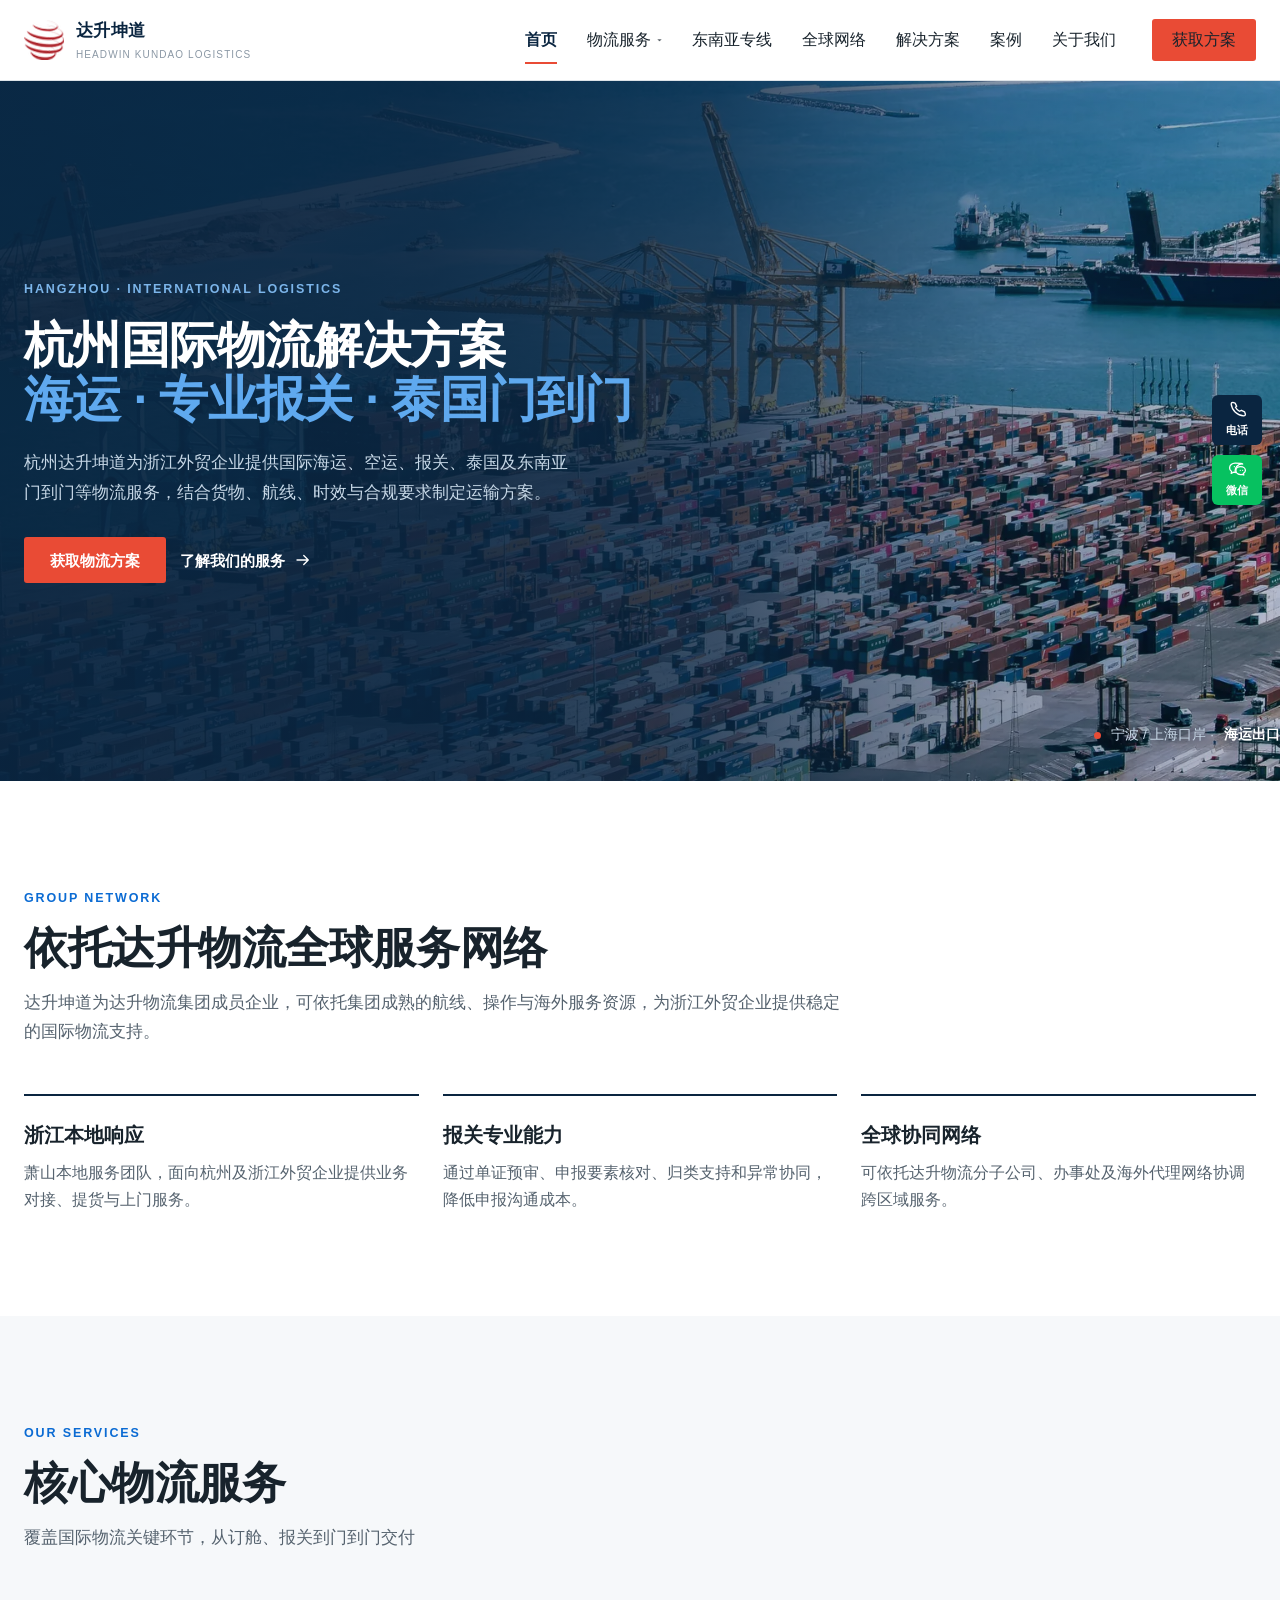
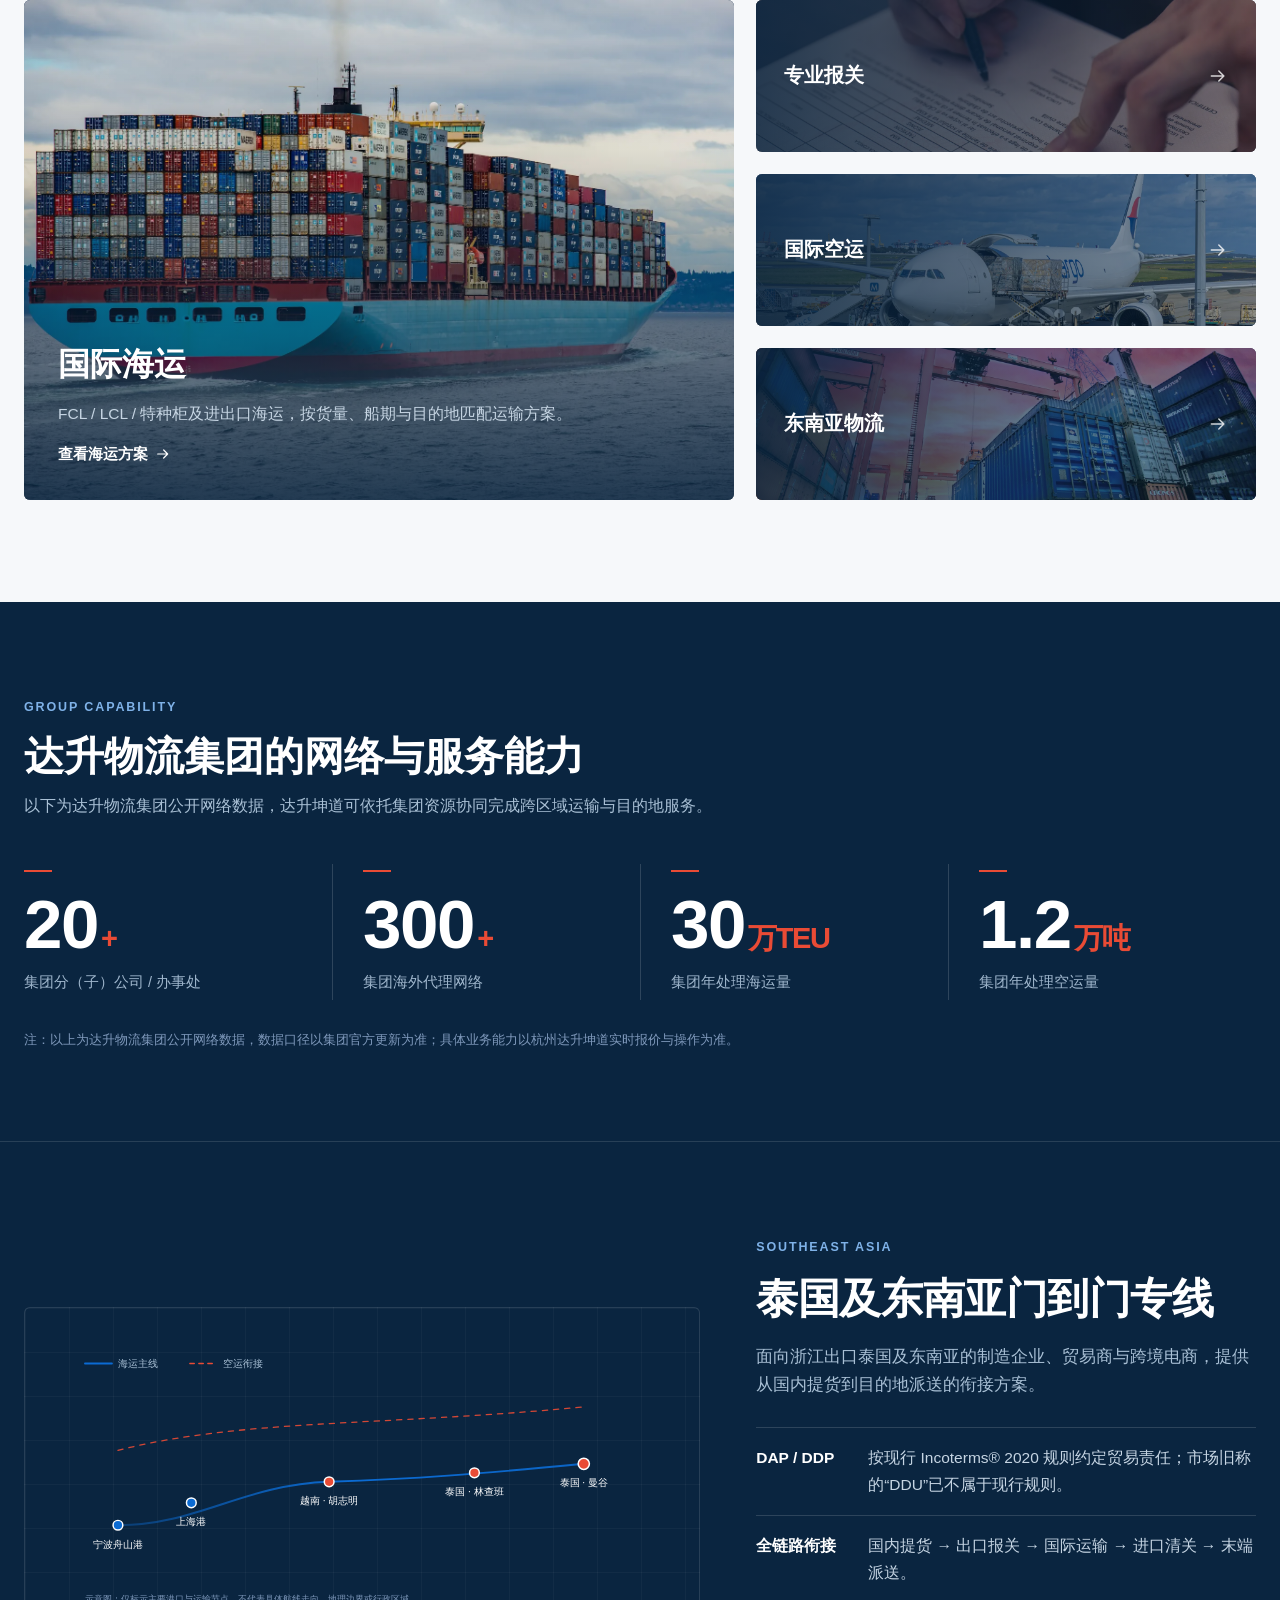
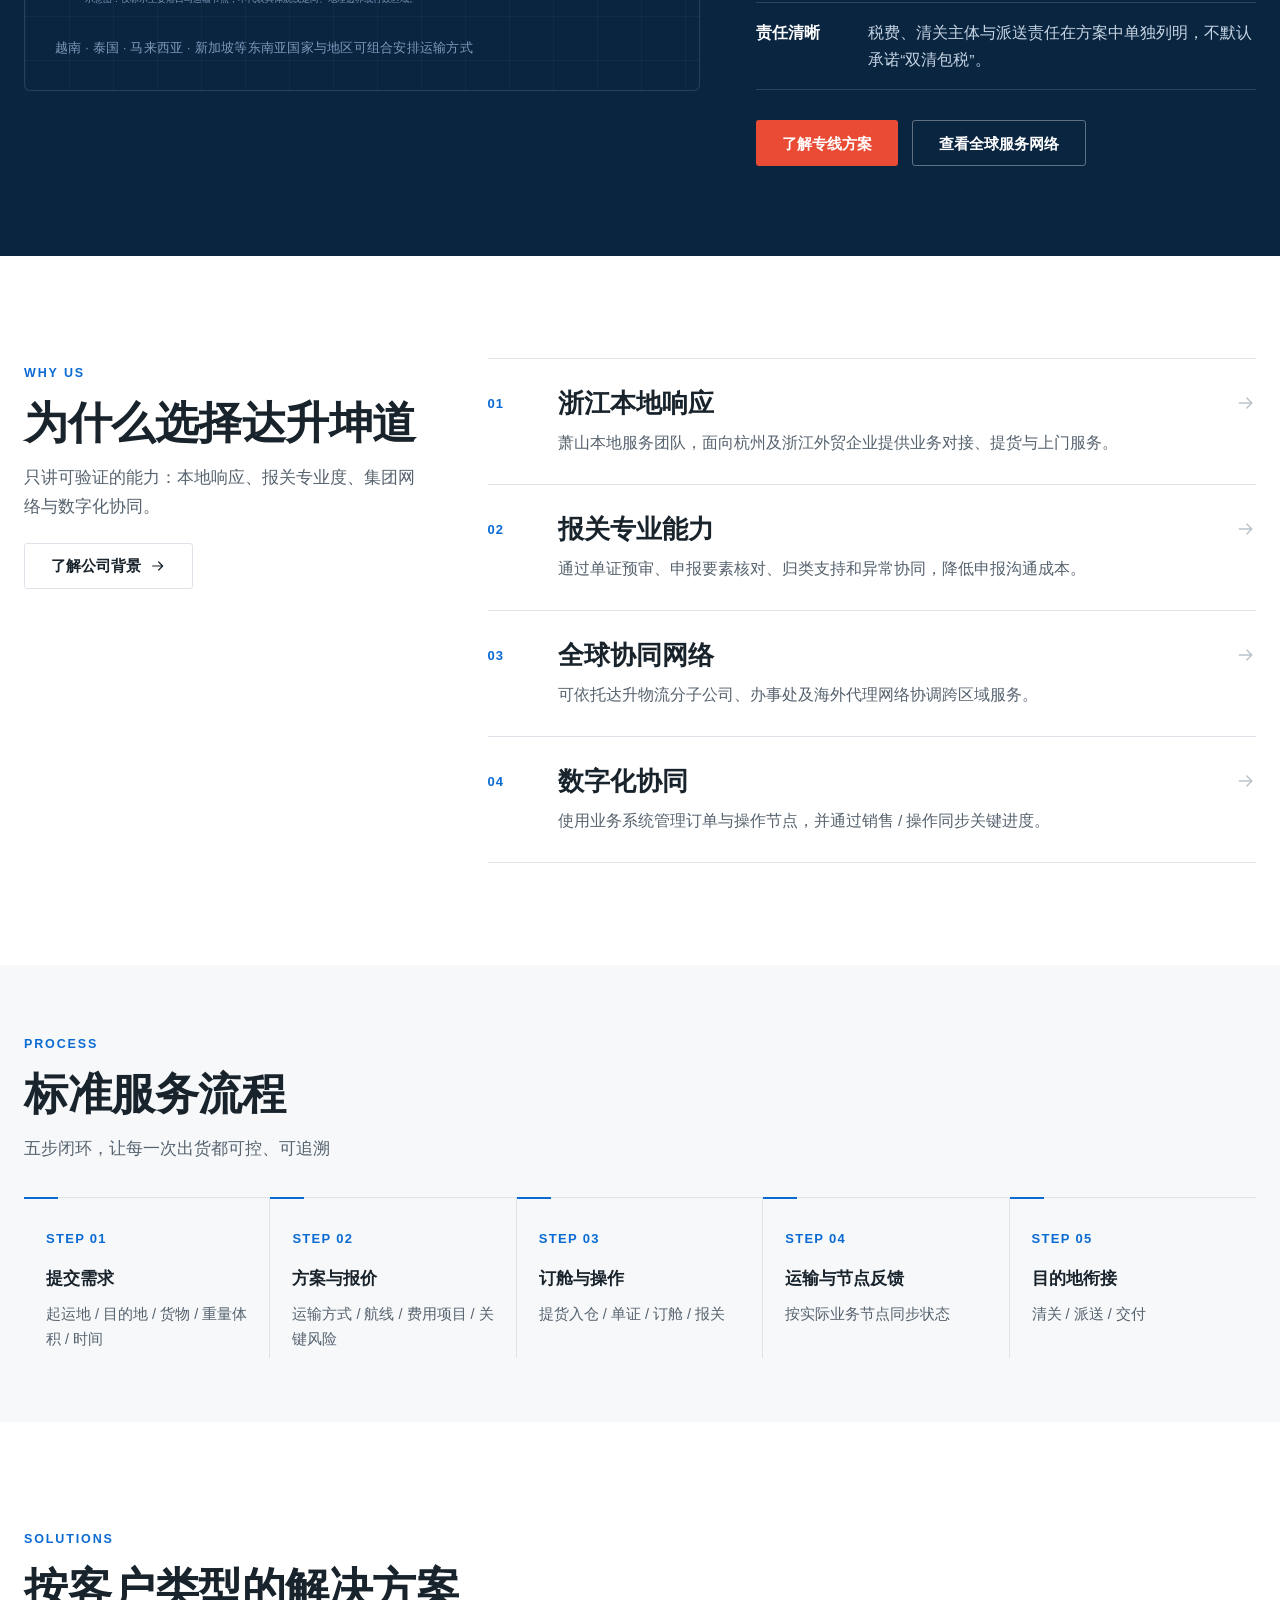
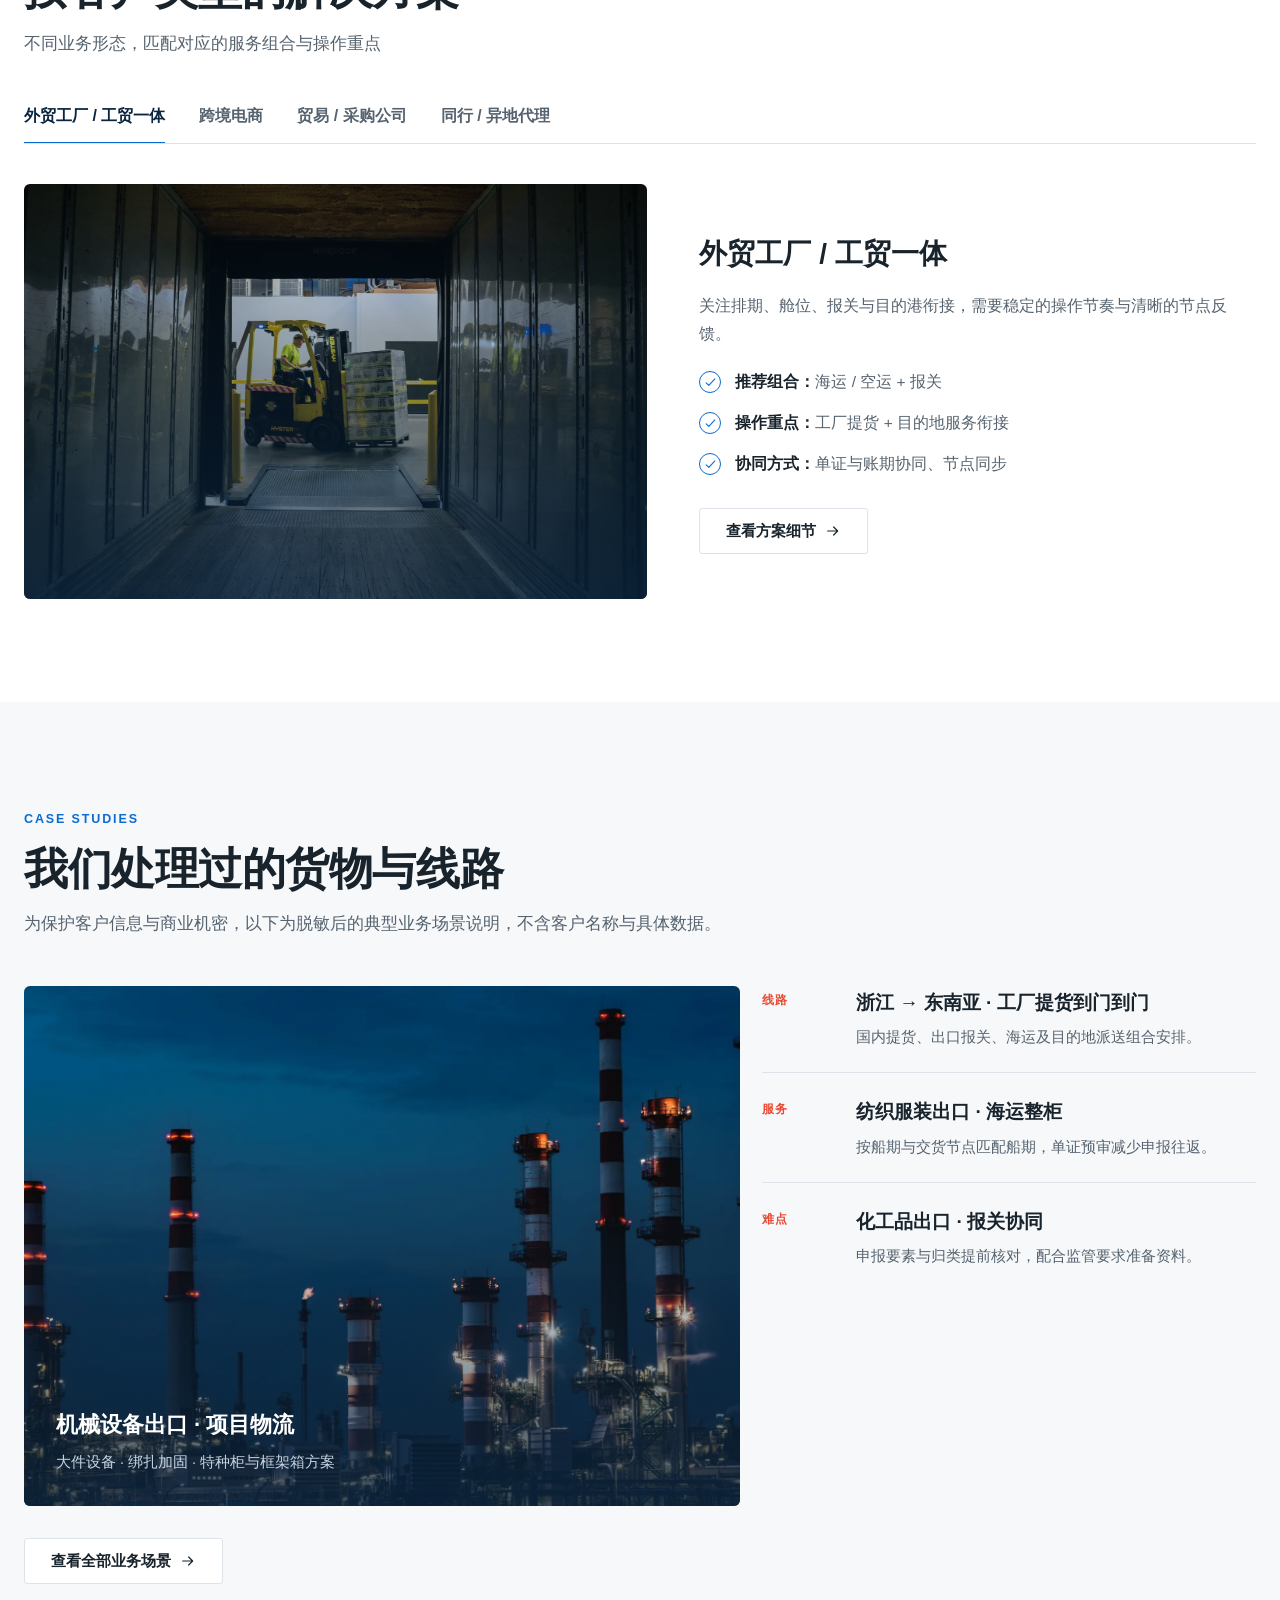
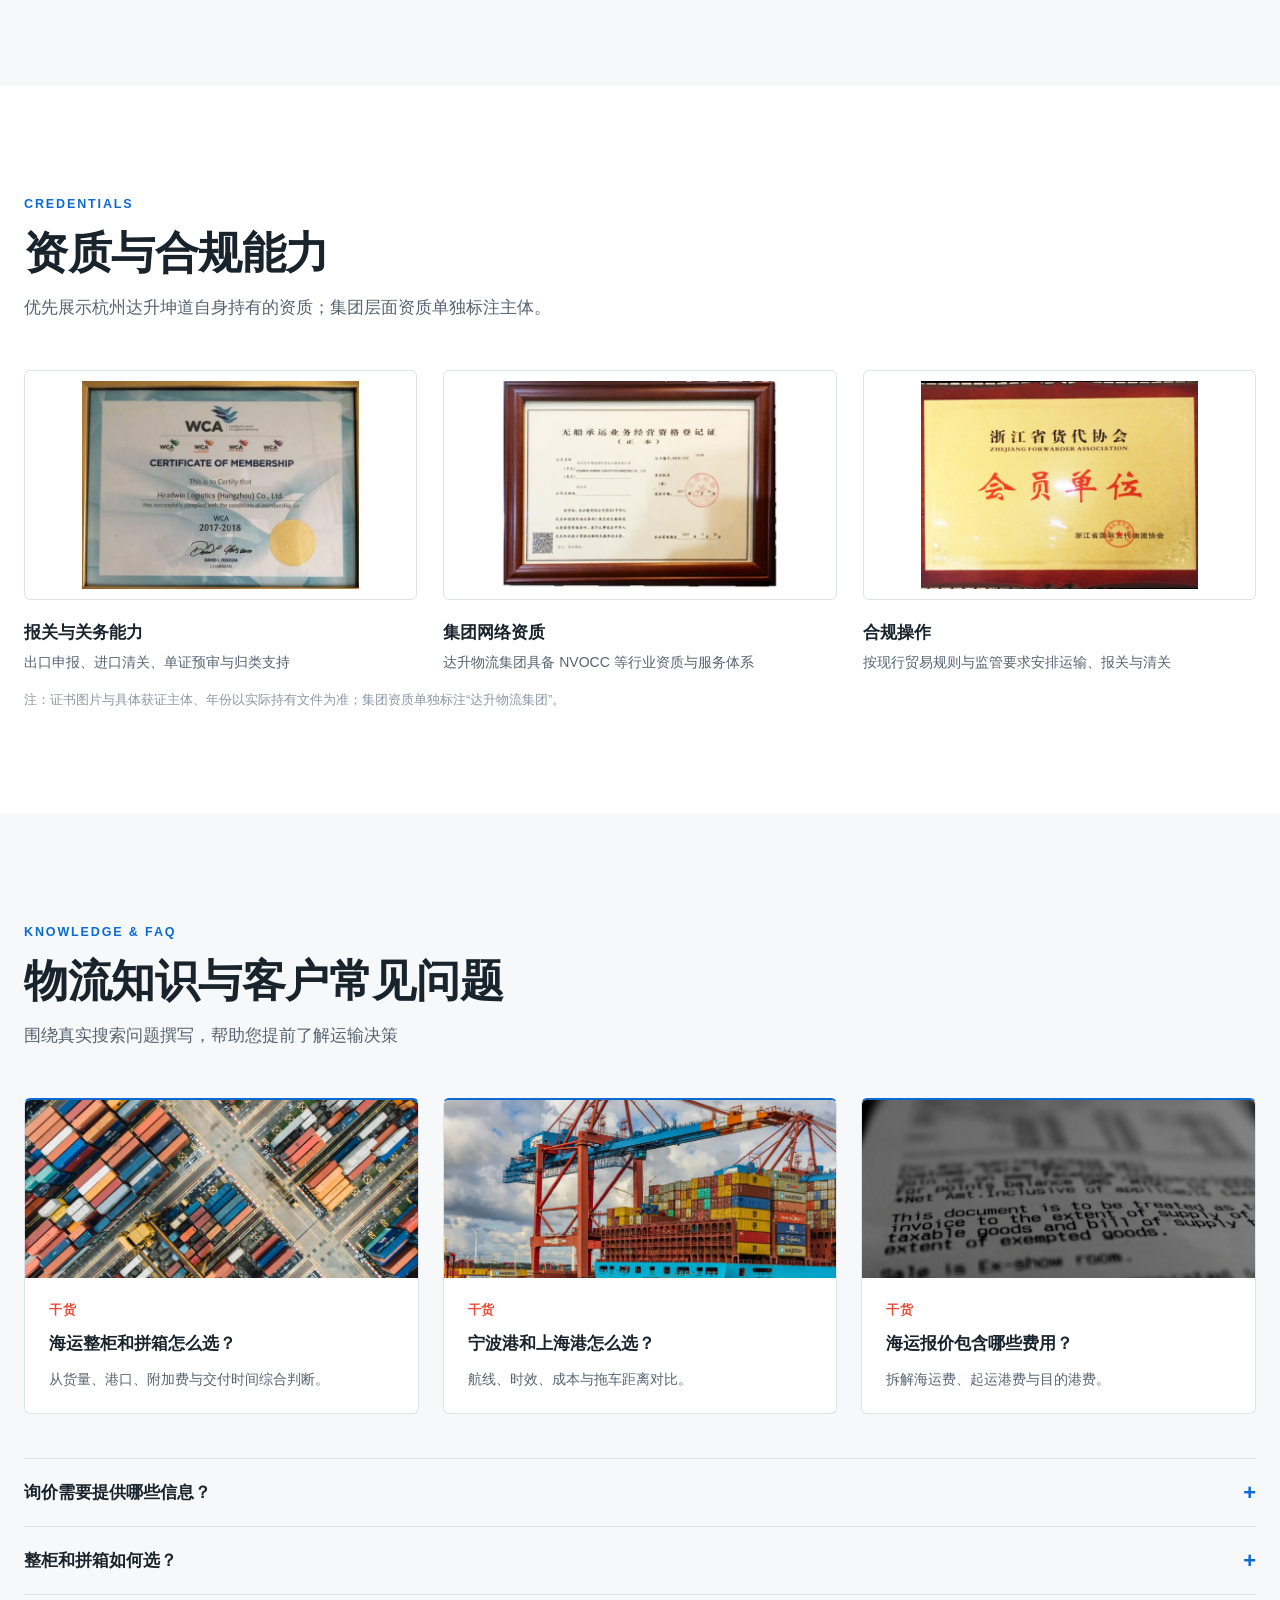
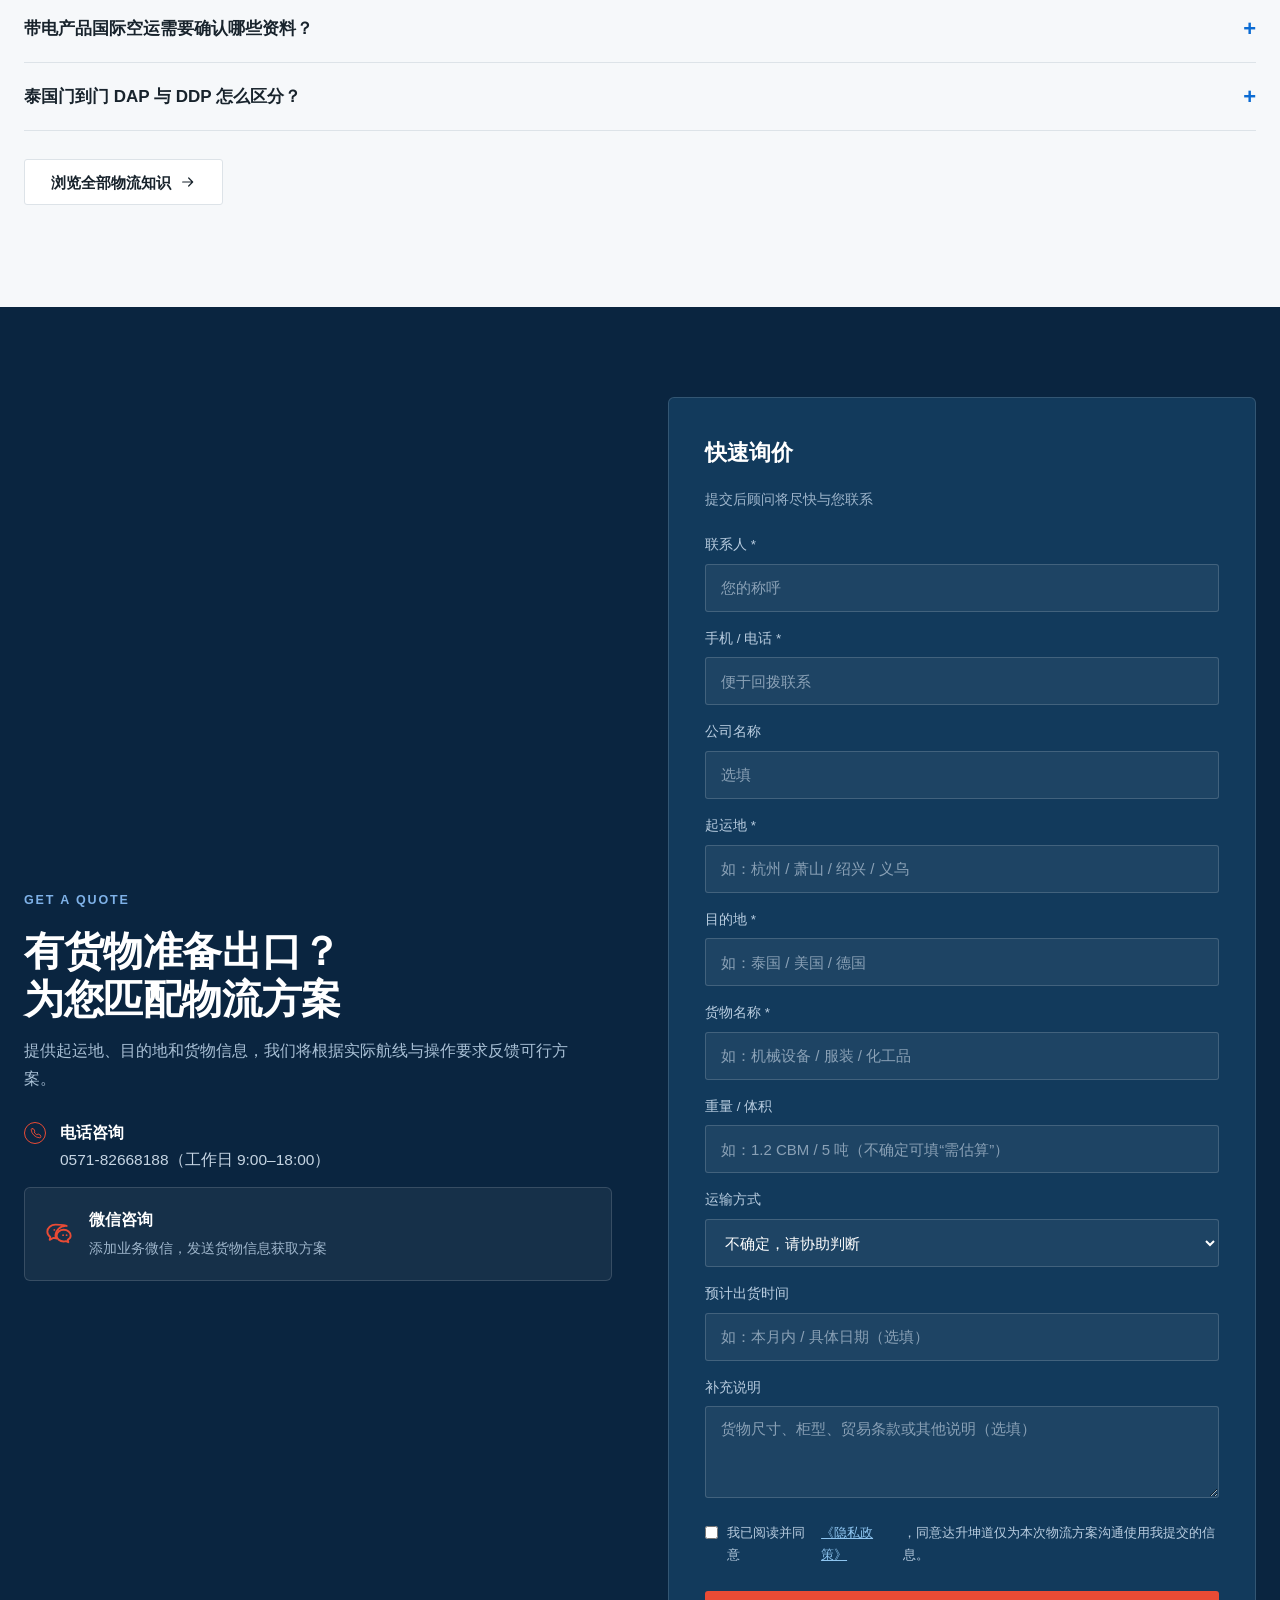
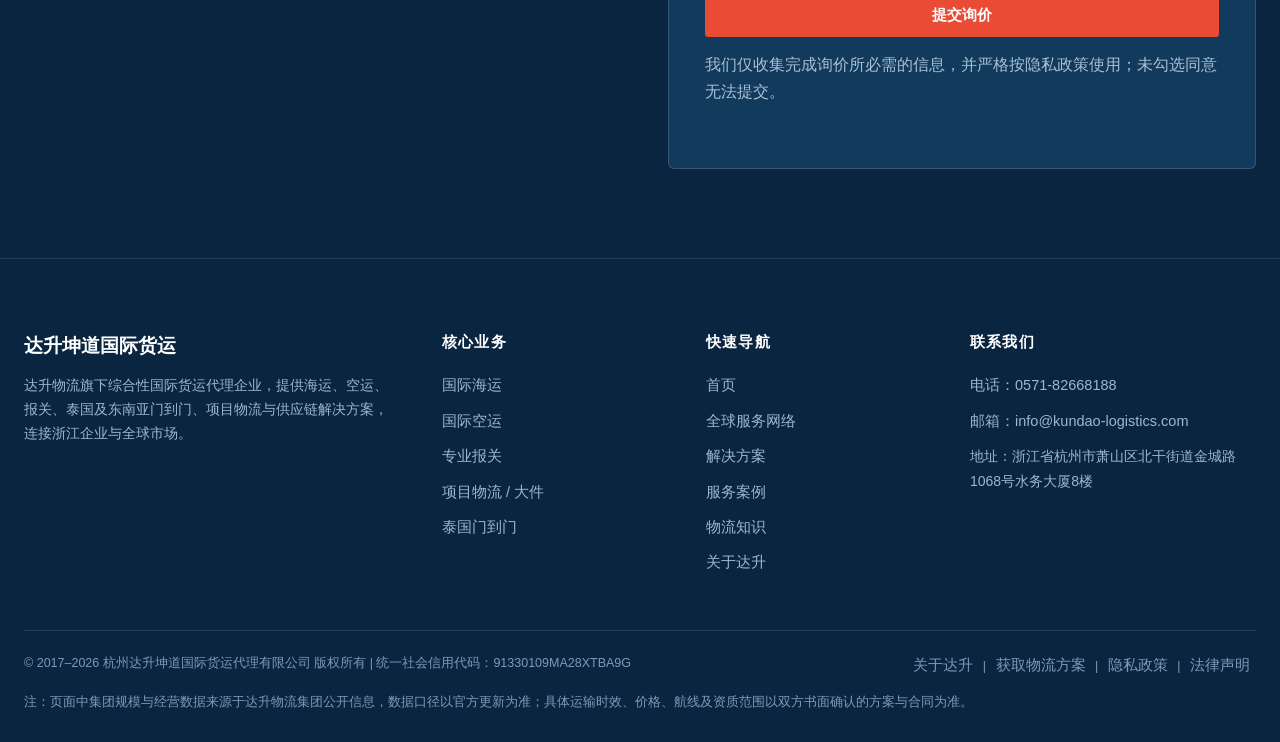
<file: index.html>
<!DOCTYPE html>
<html lang="zh-CN">
<head>
<meta charset="UTF-8">
<meta name="viewport" content="width=device-width, initial-scale=1.0">
<title>杭州国际货运代理_国际海运_专业报关_泰国门到门 | 达升坤道</title>
<meta name="description" content="杭州达升坤道为杭州、萧山及浙江外贸企业提供国际海运、空运、报关、泰国及东南亚门到门等物流服务，根据货物与航线需求制定运输方案。">
<meta name="keywords" content="杭州国际货运代理,杭州海运货代,杭州报关公司,萧山国际物流,泰国门到门物流,泰国DDU专线,宁波港上海港怎么选,海运整柜拼箱怎么选">
<meta name="author" content="杭州达升坤道国际货运代理有限公司">
<link rel="canonical" href="https://tydianshang.github.io/daskundao-website/">
<meta property="og:title" content="杭州国际物流解决方案 | 达升坤道 · 海运·报关·泰国门到门">
<meta property="og:type" content="website">
<meta property="og:url" content="https://tydianshang.github.io/daskundao-website/">
<meta property="og:description" content="杭州达升坤道为浙江外贸企业提供国际海运、空运、专业报关与泰国门到门等国际物流解决方案。">
<meta property="og:image" content="https://tydianshang.github.io/daskundao-website/assets/img-hero-port.jpg">
<link rel="preload" as="image" href="assets/img-hero-port.webp" fetchpriority="high">
<link rel="stylesheet" href="css/style.css">
<script type="application/ld+json">
{
  "@context":"https://schema.org",
  "@type":"Organization",
  "name":"杭州达升坤道国际货运代理有限公司",
  "alternateName":"Headwin Kundao Logistics (Hangzhou) Co., Ltd.",
  "url":"https://tydianshang.github.io/daskundao-website/",
  "address":{"@type":"PostalAddress","streetAddress":"浙江省杭州市萧山区北干街道金城路1068号水务大厦8楼","addressLocality":"杭州","addressRegion":"浙江省","addressCountry":"CN"},
  "foundingDate":"2017-09-08",
  "taxID":"91330109MA28XTBA9G",
  "telephone":"+86-571-82668188",
  "contactPoint":{"@type":"ContactPoint","telephone":"+86-571-82668188","contactType":"sales","areaServed":"CN"},
  "parentOrganization":{"@type":"Organization","name":"达升物流集团"}
}
</script>
</head>
<body>

<!-- TODO_CONTACT_CONFIRM: 统一主电话沿用集团公开号码 0571-82668188；请最终确认是否替换/补充（0571-82703333 / 15957187050 待确认）。 -->

<!-- 01 · Header / Navigation（白底 80px，无第二层顶部条） -->
<header class="nav">
  <div class="container">
    <a class="logo" href="index.html"><img class="mark-img" src="assets/logo-mark.png" alt="达升坤道 HEADWIN LOGISTICS 标志" width="40" height="40"><span class="txt"><b>达升坤道</b><span>HEADWIN KUNDAO LOGISTICS</span></span></a>
    <nav class="menu" id="menu">
      <a href="index.html" class="active">首页</a>
      <div class="has-dropdown">
        <a href="sea.html">物流服务 <span class="caret">▾</span></a>
        <div class="dropdown mega">
          <a href="sea.html"><b>国际海运</b><span>整柜 / 拼箱 / 特种柜</span></a>
          <a href="air.html"><b>国际空运</b><span>普货 / 特货 / 门到门</span></a>
          <a href="customs.html"><b>专业报关</b><span>单证预审 / 归类支持</span></a>
          <a href="sea.html#project"><b>项目物流</b><span>大件 / 特种货物运输</span></a>
        </div>
      </div>
      <a href="thailand.html">东南亚专线</a>
      <a href="routes.html">全球网络</a>
      <a href="industries.html">解决方案</a>
      <a href="cases.html">案例</a>
      <a href="about.html">关于我们</a>
      <a href="contact.html" class="btn btn-primary">获取方案</a>
    </nav>
    <button class="nav-toggle" id="navToggle" aria-label="菜单">☰</button>
  </div>
</header>

<!-- 02 · Hero：全宽实景背景 Banner（左文叠加，实景图作为背景） -->
<section class="hero">
  <div class="hero-bg" aria-hidden="true">
    <img src="assets/img-hero-port.webp" alt="" width="1920" height="840" fetchpriority="high">
  </div>
  <div class="container">
    <div class="hero-copy">
      <span class="region">HANGZHOU · INTERNATIONAL LOGISTICS</span>
      <h1>杭州国际物流解决方案<br><span class="hl">海运 · 专业报关 · <span class="nb">泰国门到门</span></span></h1>
      <p class="sub">杭州达升坤道为浙江外贸企业提供国际海运、空运、报关、泰国及东南亚门到门等物流服务，结合货物、航线、时效与合规要求制定运输方案。</p>
      <div class="cta">
        <a href="contact.html" class="btn btn-primary">获取物流方案</a>
        <a href="sea.html" class="btn btn-text">了解我们的服务 <svg class="ico"><use href="assets/icons.svg#ic-arrow"></use></svg></a>
      </div>
    </div>
    <div class="hero-tagline"><span class="dot"></span>宁波 / 上海口岸 · <b>海运出口</b></div>
  </div>
</section>

<!-- 03 · 公司定位：纯文字 + 3 列能力（不做卡片） -->
<section id="network">
  <div class="container">
    <div class="sec-head">
      <span class="tag">GROUP NETWORK</span>
      <h2>依托达升物流全球服务网络</h2>
      <p>达升坤道为达升物流集团成员企业，可依托集团成熟的航线、操作与海外服务资源，为浙江外贸企业提供稳定的国际物流支持。</p>
    </div>
    <div class="grid cols-3">
      <div class="card" style="border:none;border-top:2px solid var(--navy);border-radius:0;padding:26px 0 0">
        <h3>浙江本地响应</h3>
        <p>萧山本地服务团队，面向杭州及浙江外贸企业提供业务对接、提货与上门服务。</p>
      </div>
      <div class="card" style="border:none;border-top:2px solid var(--navy);border-radius:0;padding:26px 0 0">
        <h3>报关专业能力</h3>
        <p>通过单证预审、申报要素核对、归类支持和异常协同，降低申报沟通成本。</p>
      </div>
      <div class="card" style="border:none;border-top:2px solid var(--navy);border-radius:0;padding:26px 0 0">
        <h3>全球协同网络</h3>
        <p>可依托达升物流分子公司、办事处及海外代理网络协调跨区域服务。</p>
      </div>
    </div>
  </div>
</section>

<!-- 04 · 核心物流服务：1 大 3 小 图片网格 -->
<section style="background:var(--off)" id="services">
  <div class="container">
    <div class="sec-head">
      <span class="tag">OUR SERVICES</span>
      <h2>核心物流服务</h2>
      <p>覆盖国际物流关键环节，从订舱、报关到门到门交付</p>
    </div>
    <div class="svc">
      <a class="svc-main reveal" href="sea.html">
        <img src="assets/img-sea.webp" alt="满载集装箱的远洋货轮航行于海上" loading="lazy">
        <div class="body">
          <h3>国际海运</h3>
          <p>FCL / LCL / 特种柜及进出口海运，按货量、船期与目的地匹配运输方案。</p>
          <span class="more" style="color:#fff;display:inline-flex;align-items:center;gap:7px;margin-top:14px;font-weight:600;font-size:14.5px">查看海运方案 <svg class="ico" style="width:16px;height:16px"><use href="assets/icons.svg#ic-arrow"></use></svg></span>
        </div>
      </a>
      <div class="svc-side">
        <a class="svc-tile reveal" href="customs.html">
          <img src="assets/img-customs.webp" alt="报关单证审核与签署" loading="lazy">
          <div class="body"><h3>专业报关</h3><svg class="ico"><use href="assets/icons.svg#ic-arrow"></use></svg></div>
        </a>
        <a class="svc-tile reveal" href="air.html">
          <img src="assets/img-air.webp" alt="国际空运货机装卸作业" loading="lazy">
          <div class="body"><h3>国际空运</h3><svg class="ico"><use href="assets/icons.svg#ic-arrow"></use></svg></div>
        </a>
        <a class="svc-tile reveal" href="thailand.html">
          <img src="assets/img-thailand.webp" alt="东南亚门到门拖车运输" loading="lazy">
          <div class="body"><h3>东南亚物流</h3><svg class="ico"><use href="assets/icons.svg#ic-arrow"></use></svg></div>
        </a>
      </div>
    </div>
  </div>
</section>

<!-- 05 · 企业实力：全宽深蓝数据带（不给每个数字画卡片） -->
<section class="statband" id="capability">
  <div class="container">
    <div class="head">
      <span class="eyebrow on-dark">GROUP CAPABILITY</span>
      <h2>达升物流集团的网络与服务能力</h2>
      <p>以下为达升物流集团公开网络数据，达升坤道可依托集团资源协同完成跨区域运输与目的地服务。</p>
    </div>
    <div class="row">
      <div class="st reveal"><div class="bar"></div><div class="n">20<small>+</small></div><div class="l">集团分（子）公司 / 办事处</div></div>
      <div class="st reveal"><div class="bar"></div><div class="n">300<small>+</small></div><div class="l">集团海外代理网络</div></div>
      <div class="st reveal"><div class="bar"></div><div class="n">30<small>万TEU</small></div><div class="l">集团年处理海运量</div></div>
      <div class="st reveal"><div class="bar"></div><div class="n">1.2<small>万吨</small></div><div class="l">集团年处理空运量</div></div>
    </div>
    <p style="color:#7e98ba;font-size:12.5px;margin-top:30px;max-width:820px">注：以上为达升物流集团公开网络数据，数据口径以集团官方更新为准；具体业务能力以杭州达升坤道实时报价与操作为准。</p>
  </div>
</section>

<!-- 06 · 东南亚专线：深蓝 + 航线走廊示意（不绘制国界，规避地图合规风险） -->
<section class="corridor" id="sea">
  <div class="container">
    <div class="map">
      <svg viewBox="0 0 820 380" role="img" aria-label="中国主要口岸至泰国及东南亚的航线节点示意图">
        <defs>
          <linearGradient id="seaLine" x1="0" y1="0" x2="1" y2="0">
            <stop offset="0" stop-color="#0B6BD3" stop-opacity="0.35"/>
            <stop offset="0.5" stop-color="#0B6BD3" stop-opacity="1"/>
            <stop offset="1" stop-color="#0B6BD3" stop-opacity="0.9"/>
          </linearGradient>
        </defs>

        <!-- 图例 -->
        <g font-family="Inter,'Noto Sans SC',sans-serif" font-size="13">
          <line x1="40" y1="34" x2="76" y2="34" stroke="#0B6BD3" stroke-width="2.5" stroke-linecap="round"/>
          <text x="84" y="39" fill="#a9c0d5">海运主线</text>
          <line x1="180" y1="34" x2="216" y2="34" stroke="#E94B35" stroke-width="1.8" stroke-dasharray="6 6" stroke-linecap="round"/>
          <text x="224" y="39" fill="#a9c0d5">空运衔接</text>
        </g>

        <!-- 海运主线 -->
        <path d="M84 250 C 190 250, 250 196, 366 192 S 560 182, 706 168"
              fill="none" stroke="url(#seaLine)" stroke-width="2.6" stroke-linecap="round"/>
        <!-- 空运衔接（虚线） -->
        <path d="M84 150 C 250 108, 430 118, 706 92"
              fill="none" stroke="#E94B35" stroke-width="1.7" stroke-dasharray="7 8" stroke-linecap="round" opacity="0.9"/>

        <!-- 起运节点（品牌蓝） -->
        <g fill="#0B6BD3" stroke="#ffffff" stroke-width="2">
          <circle cx="84" cy="250" r="6.5"/>
          <circle cx="182" cy="220" r="6.5"/>
        </g>
        <!-- 目的 / 衔接节点（暖色） -->
        <g fill="#E94B35" stroke="#ffffff" stroke-width="2">
          <circle cx="366" cy="192" r="6.5"/>
          <circle cx="560" cy="180" r="6.5"/>
          <circle cx="706" cy="168" r="7.5"/>
        </g>

        <!-- 节点标签 -->
        <g font-family="Inter,'Noto Sans SC',sans-serif" font-size="13.5" text-anchor="middle">
          <text x="84" y="280" fill="#ffffff">宁波舟山港</text>
          <text x="182" y="250" fill="#ffffff">上海港</text>
          <text x="366" y="222" fill="#ffffff">越南 · 胡志明</text>
          <text x="560" y="210" fill="#ffffff">泰国 · 林查班</text>
          <text x="706" y="198" fill="#ffffff">泰国 · 曼谷</text>
        </g>

        <!-- 说明 -->
        <text x="40" y="352" fill="#7e98ba" font-family="Inter,'Noto Sans SC',sans-serif" font-size="12.5">示意图：仅标示主要港口与运输节点，不代表具体航线走向、地理边界或行政区域。</text>
      </svg>
      <div class="cap">越南 · 泰国 · 马来西亚 · 新加坡等东南亚国家与地区可组合安排运输方式</div>
    </div>

    <div>
      <span class="eyebrow on-dark">SOUTHEAST ASIA</span>
      <h2>泰国及东南亚门到门专线</h2>
      <p class="lead">面向浙江出口泰国及东南亚的制造企业、贸易商与跨境电商，提供从国内提货到目的地派送的衔接方案。</p>
      <ul class="pts">
        <li><b>DAP / DDP</b><span>按现行 Incoterms® 2020 规则约定贸易责任；市场旧称的“DDU”已不属于现行规则。</span></li>
        <li><b>全链路衔接</b><span>国内提货 → 出口报关 → 国际运输 → 进口清关 → 末端派送。</span></li>
        <li><b>责任清晰</b><span>税费、清关主体与派送责任在方案中单独列明，不默认承诺“双清包税”。</span></li>
      </ul>
      <div class="cta">
        <a href="thailand.html" class="btn btn-primary">了解专线方案</a>
        <a href="routes.html" class="btn btn-ghost-w">查看全球服务网络</a>
      </div>
    </div>
  </div>
</section>

<!-- 07 · 为什么选择我们：横线列表（取消六张优势卡） -->
<section id="why">
  <div class="container">
    <div class="why">
      <div>
        <div class="sec-head" style="margin-bottom:22px">
          <span class="tag">WHY US</span>
          <h2>为什么选择达升坤道</h2>
          <p>只讲可验证的能力：本地响应、报关专业度、集团网络与数字化协同。</p>
        </div>
        <a href="about.html" class="btn btn-ghost">了解公司背景 <svg class="ico" style="width:16px;height:16px"><use href="assets/icons.svg#ic-arrow"></use></svg></a>
      </div>
      <div class="list">
        <div class="row"><span class="idx">01</span><div class="txt"><h3>浙江本地响应</h3><p>萧山本地服务团队，面向杭州及浙江外贸企业提供业务对接、提货与上门服务。</p></div><span class="arw"><svg class="ico"><use href="assets/icons.svg#ic-arrow"></use></svg></span></div>
        <div class="row"><span class="idx">02</span><div class="txt"><h3>报关专业能力</h3><p>通过单证预审、申报要素核对、归类支持和异常协同，降低申报沟通成本。</p></div><span class="arw"><svg class="ico"><use href="assets/icons.svg#ic-arrow"></use></svg></span></div>
        <div class="row"><span class="idx">03</span><div class="txt"><h3>全球协同网络</h3><p>可依托达升物流分子公司、办事处及海外代理网络协调跨区域服务。</p></div><span class="arw"><svg class="ico"><use href="assets/icons.svg#ic-arrow"></use></svg></span></div>
        <div class="row"><span class="idx">04</span><div class="txt"><h3>数字化协同</h3><p>使用业务系统管理订单与操作节点，并通过销售 / 操作同步关键进度。</p></div><span class="arw"><svg class="ico"><use href="assets/icons.svg#ic-arrow"></use></svg></span></div>
      </div>
    </div>
  </div>
</section>

<!-- 08 · 标准服务流程：横向数字步骤 -->
<section style="background:var(--off);padding-top:clamp(48px,5vw,72px);padding-bottom:clamp(48px,5vw,72px)" id="process">
  <div class="container">
    <div class="sec-head" style="margin-bottom:34px">
      <span class="tag">PROCESS</span>
      <h2>标准服务流程</h2>
      <p>五步闭环，让每一次出货都可控、可追溯</p>
    </div>
    <div class="flow">
      <div class="step"><span class="bar"></span><div class="n">STEP 01</div><b>提交需求</b><span>起运地 / 目的地 / 货物 / 重量体积 / 时间</span></div>
      <div class="step"><span class="bar"></span><div class="n">STEP 02</div><b>方案与报价</b><span>运输方式 / 航线 / 费用项目 / 关键风险</span></div>
      <div class="step"><span class="bar"></span><div class="n">STEP 03</div><b>订舱与操作</b><span>提货入仓 / 单证 / 订舱 / 报关</span></div>
      <div class="step"><span class="bar"></span><div class="n">STEP 04</div><b>运输与节点反馈</b><span>按实际业务节点同步状态</span></div>
      <div class="step"><span class="bar"></span><div class="n">STEP 05</div><b>目的地衔接</b><span>清关 / 派送 / 交付</span></div>
    </div>
  </div>
</section>

<!-- 09 · 解决方案：Tabs + 行业大图 -->
<section id="solutions">
  <div class="container">
    <div class="sec-head">
      <span class="tag">SOLUTIONS</span>
      <h2>按客户类型的解决方案</h2>
      <p>不同业务形态，匹配对应的服务组合与操作重点</p>
    </div>
    <div class="tabs" role="tablist">
      <button class="on" onclick="setTab(0)">外贸工厂 / 工贸一体</button>
      <button onclick="setTab(1)">跨境电商</button>
      <button onclick="setTab(2)">贸易 / 采购公司</button>
      <button onclick="setTab(3)">同行 / 异地代理</button>
    </div>

    <div class="tabpane on">
      <div class="media" style="min-height:360px"><img src="assets/img-loading.webp" alt="集装箱装柜作业现场" loading="lazy"></div>
      <div>
        <h3 style="font-size:clamp(22px,2.4vw,28px);color:var(--ink);font-weight:700;margin-bottom:14px">外贸工厂 / 工贸一体</h3>
        <p style="color:var(--body);margin-bottom:20px">关注排期、舱位、报关与目的港衔接，需要稳定的操作节奏与清晰的节点反馈。</p>
        <div class="feature"><span class="dot"><svg class="ico"><use href="assets/icons.svg#ic-check"></use></svg></span><div class="ft"><b>推荐组合：</b>海运 / 空运 + 报关</div></div>
        <div class="feature"><span class="dot"><svg class="ico"><use href="assets/icons.svg#ic-check"></use></svg></span><div class="ft"><b>操作重点：</b>工厂提货 + 目的地服务衔接</div></div>
        <div class="feature"><span class="dot"><svg class="ico"><use href="assets/icons.svg#ic-check"></use></svg></span><div class="ft"><b>协同方式：</b>单证与账期协同、节点同步</div></div>
        <a href="industries.html" class="btn btn-ghost" style="margin-top:16px">查看方案细节 <svg class="ico" style="width:16px;height:16px"><use href="assets/icons.svg#ic-arrow"></use></svg></a>
      </div>
    </div>

    <div class="tabpane">
      <div class="media" style="min-height:360px"><img src="assets/img-air.webp" alt="跨境电商空运货物装机" loading="lazy"></div>
      <div>
        <h3 style="font-size:clamp(22px,2.4vw,28px);color:var(--ink);font-weight:700;margin-bottom:14px">跨境电商</h3>
        <p style="color:var(--body);margin-bottom:20px">多批次、补货节奏、海外仓与成本平衡，需要灵活的运输组合与稳定的时效预期。</p>
        <div class="feature"><span class="dot"><svg class="ico"><use href="assets/icons.svg#ic-check"></use></svg></span><div class="ft"><b>推荐组合：</b>拼箱 / 整柜 / 空运</div></div>
        <div class="feature"><span class="dot"><svg class="ico"><use href="assets/icons.svg#ic-check"></use></svg></span><div class="ft"><b>操作重点：</b>头程 + 节点反馈</div></div>
        <div class="feature"><span class="dot"><svg class="ico"><use href="assets/icons.svg#ic-check"></use></svg></span><div class="ft"><b>衔接方式：</b>海外仓与目的地派送衔接</div></div>
        <a href="industries.html" class="btn btn-ghost" style="margin-top:16px">查看方案细节 <svg class="ico" style="width:16px;height:16px"><use href="assets/icons.svg#ic-arrow"></use></svg></a>
      </div>
    </div>

    <div class="tabpane">
      <div class="media" style="min-height:360px"><img src="assets/img-customs.webp" alt="出口报关与单证统筹" loading="lazy"></div>
      <div>
        <h3 style="font-size:clamp(22px,2.4vw,28px);color:var(--ink);font-weight:700;margin-bottom:14px">贸易 / 采购公司</h3>
        <p style="color:var(--body);margin-bottom:20px">多工厂集货、单证统筹与信息同步，需要统一口径的对账与操作协同。</p>
        <div class="feature"><span class="dot"><svg class="ico"><use href="assets/icons.svg#ic-check"></use></svg></span><div class="ft"><b>推荐组合：</b>集中集货 + 拼箱 / 整柜</div></div>
        <div class="feature"><span class="dot"><svg class="ico"><use href="assets/icons.svg#ic-check"></use></svg></span><div class="ft"><b>操作重点：</b>单证统筹 + 统一对账</div></div>
        <div class="feature"><span class="dot"><svg class="ico"><use href="assets/icons.svg#ic-check"></use></svg></span><div class="ft"><b>风险提示：</b>申报要素与归类提前核对</div></div>
        <a href="industries.html" class="btn btn-ghost" style="margin-top:16px">查看方案细节 <svg class="ico" style="width:16px;height:16px"><use href="assets/icons.svg#ic-arrow"></use></svg></a>
      </div>
    </div>

    <div class="tabpane">
      <div class="media" style="min-height:360px"><img src="assets/img-project.webp" alt="工业项目物流现场" loading="lazy"></div>
      <div>
        <h3 style="font-size:clamp(22px,2.4vw,28px);color:var(--ink);font-weight:700;margin-bottom:14px">同行 / 异地代理</h3>
        <p style="color:var(--body);margin-bottom:20px">本地操作、报关与特定航线互补，需要可靠的本地执行与资源对接。</p>
        <div class="feature"><span class="dot"><svg class="ico"><use href="assets/icons.svg#ic-check"></use></svg></span><div class="ft"><b>推荐组合：</b>本地执行 + 报关</div></div>
        <div class="feature"><span class="dot"><svg class="ico"><use href="assets/icons.svg#ic-check"></use></svg></span><div class="ft"><b>资源优势：</b>泰国 / 东南亚线路资源</div></div>
        <div class="feature"><span class="dot"><svg class="ico"><use href="assets/icons.svg#ic-check"></use></svg></span><div class="ft"><b>协同场景：</b>项目货与特种货物协同</div></div>
        <a href="industries.html" class="btn btn-ghost" style="margin-top:16px">查看方案细节 <svg class="ico" style="width:16px;height:16px"><use href="assets/icons.svg#ic-arrow"></use></svg></a>
      </div>
    </div>
  </div>
</section>

<!-- 10 · 案例：编辑式不对称网格 -->
<section style="background:var(--off)" id="cases">
  <div class="container">
    <div class="sec-head">
      <span class="tag">CASE STUDIES</span>
      <h2>我们处理过的货物与线路</h2>
      <p>为保护客户信息与商业机密，以下为脱敏后的典型业务场景说明，不含客户名称与具体数据。</p>
    </div>
    <div class="edcase">
      <div class="big">
        <img src="assets/img-project.webp" alt="工业项目与大型设备物流" loading="lazy">
        <div class="cap">
          <div class="t">机械设备出口 · 项目物流</div>
          <div class="d">大件设备 · 绑扎加固 · 特种柜与框架箱方案</div>
        </div>
      </div>
      <div>
        <div class="item"><span class="tag">线路</span><div><h3>浙江 → 东南亚 · 工厂提货到门到门</h3><p>国内提货、出口报关、海运及目的地派送组合安排。</p></div></div>
        <div class="item"><span class="tag">服务</span><div><h3>纺织服装出口 · 海运整柜</h3><p>按船期与交货节点匹配船期，单证预审减少申报往返。</p></div></div>
        <div class="item"><span class="tag">难点</span><div><h3>化工品出口 · 报关协同</h3><p>申报要素与归类提前核对，配合监管要求准备资料。</p></div></div>
      </div>
    </div>
    <div style="margin-top:32px"><a href="cases.html" class="btn btn-ghost">查看全部业务场景 <svg class="ico" style="width:16px;height:16px"><use href="assets/icons.svg#ic-arrow"></use></svg></a></div>
  </div>
</section>

<!-- 11 · 资质与合规：图文横排（证书图待替换真实素材） -->
<section id="certs">
  <div class="container">
    <div class="sec-head">
      <span class="tag">CREDENTIALS</span>
      <h2>资质与合规能力</h2>
      <p>优先展示杭州达升坤道自身持有的资质；集团层面资质单独标注主体。</p>
    </div>
    <div class="certs">
      <div class="cert">
        <div class="media" role="img" aria-label="WCA 世界货运联盟会员证书"><img src="assets/cert-wca.webp" alt="WCA 世界货运联盟会员证书" loading="lazy"></div>
        <b>报关与关务能力</b><span>出口申报、进口清关、单证预审与归类支持</span>
      </div>
      <div class="cert">
        <div class="media" role="img" aria-label="无船承运业务经营资格登记证（正本）扫描件"><img src="assets/cert-nvocc.webp" alt="无船承运业务经营资格登记证（正本）扫描件" loading="lazy"></div>
        <b>集团网络资质</b><span>达升物流集团具备 NVOCC 等行业资质与服务体系</span>
      </div>
      <div class="cert">
        <div class="media" role="img" aria-label="浙江省国际货运物流协会会员单位牌匾"><img src="assets/cert-zjfa.webp" alt="浙江省国际货运物流协会会员单位牌匾" loading="lazy"></div>
        <b>合规操作</b><span>按现行贸易规则与监管要求安排运输、报关与清关</span>
      </div>
    </div>
    <p class="disclaimer" style="color:#8b98a5">注：证书图片与具体获证主体、年份以实际持有文件为准；集团资质单独标注“达升物流集团”。</p>
  </div>
</section>

<!-- 12 · 物流知识 + FAQ -->
<section style="background:var(--off)" id="faq">
  <div class="container">
    <div class="sec-head">
      <span class="tag">KNOWLEDGE &amp; FAQ</span>
      <h2>物流知识与客户常见问题</h2>
      <p>围绕真实搜索问题撰写，帮助您提前了解运输决策</p>
    </div>
    <div class="grid cols-3">
      <a class="post" href="knowledge.html#q1"><div class="thumb"><img src="assets/img-containers.webp" alt="集装箱堆场航拍" loading="lazy"></div><div class="body"><span class="date">干货</span><h3>海运整柜和拼箱怎么选？</h3><p>从货量、港口、附加费与交付时间综合判断。</p></div></a>
      <a class="post" href="knowledge.html#q2"><div class="thumb"><img src="assets/img-port-cranes.webp" alt="集装箱码头岸桥装卸" loading="lazy"></div><div class="body"><span class="date">干货</span><h3>宁波港和上海港怎么选？</h3><p>航线、时效、成本与拖车距离对比。</p></div></a>
      <a class="post" href="knowledge.html#q3"><div class="thumb"><img src="assets/img-docs.webp" alt="海运费用与报关单证" loading="lazy"></div><div class="body"><span class="date">干货</span><h3>海运报价包含哪些费用？</h3><p>拆解海运费、起运港费与目的港费。</p></div></a>
    </div>

    <div class="acc" style="margin-top:44px">
      <div class="item"><button class="q">询价需要提供哪些信息？<span class="pm">+</span></button><div class="a"><p>建议提供起运地、目的地、货物名称与大致重量 / 体积、出货时间；运输方式不确定时可由顾问协助判断。</p></div></div>
      <div class="item"><button class="q">整柜和拼箱如何选？<span class="pm">+</span></button><div class="a"><p>需综合货量、港口、附加费、货值、交付时间与装卸条件比较，并非单纯按体积“一刀切”。</p></div></div>
      <div class="item"><button class="q">带电产品国际空运需要确认哪些资料？<span class="pm">+</span></button><div class="a"><p>需根据货物属性、危险品分类、包装与航司规则提前审核，可能涉及 MSDS、UN38.3 等资料。</p></div></div>
      <div class="item"><button class="q">泰国门到门 DAP 与 DDP 怎么区分？<span class="pm">+</span></button><div class="a"><p>DAP 卖方不负责进口税费，DDP 卖方承担进口税费与清关；市场旧称“DDU”已不属于现行 Incoterms® 规则，具体责任以合同为准。</p></div></div>
    </div>
    <div style="margin-top:28px"><a href="knowledge.html" class="btn btn-ghost">浏览全部物流知识 <svg class="ico" style="width:16px;height:16px"><use href="assets/icons.svg#ic-arrow"></use></svg></a></div>
  </div>
</section>

<!-- 13 · 最终 CTA（深蓝）+ Footer -->
<section class="cta-band" id="quote">
  <div class="container">
    <div class="cta-aside">
      <span class="eyebrow on-dark">GET A QUOTE</span>
      <h2 style="margin-top:14px">有货物准备出口？<br>为您匹配物流方案</h2>
      <p>提供起运地、目的地和货物信息，我们将根据实际航线与操作要求反馈可行方案。</p>
      <div class="feature"><span class="dot"><svg class="ico"><use href="assets/icons.svg#ic-phone"></use></svg></span><div class="ft"><b>电话咨询</b><br>0571-82668188（工作日 9:00–18:00）</div></div>
      <div class="wx-box"><svg class="ico"><use href="assets/icons.svg#ic-wechat"></use></svg><div><b>微信咨询</b><span>添加业务微信，发送货物信息获取方案</span></div></div>
    </div>
    <div class="form-box">
      <h3>快速询价</h3>
      <p class="sub">提交后顾问将尽快与您联系</p>
      <div class="form-ok" id="formOk">✓ 已收到您的需求，顾问将尽快与您联系！</div>
      <form id="quoteForm" onsubmit="return submitQuote(this)">
        <div class="field"><label>联系人 *</label><input type="text" name="name" placeholder="您的称呼" required></div>
        <div class="field"><label>手机 / 电话 *</label><input type="text" name="tel" placeholder="便于回拨联系" required></div>
        <div class="field"><label>公司名称</label><input type="text" name="company" placeholder="选填"></div>
        <div class="field"><label>起运地 *</label><input type="text" name="origin" placeholder="如：杭州 / 萧山 / 绍兴 / 义乌" required></div>
        <div class="field"><label>目的地 *</label><input type="text" name="dest" placeholder="如：泰国 / 美国 / 德国" required></div>
        <div class="field"><label>货物名称 *</label><input type="text" name="cargo" placeholder="如：机械设备 / 服装 / 化工品" required></div>
        <div class="field"><label>重量 / 体积</label><input type="text" name="weight" placeholder="如：1.2 CBM / 5 吨（不确定可填“需估算”）"></div>
        <div class="field"><label>运输方式</label>
          <select name="mode"><option>不确定，请协助判断</option><option>国际海运（整柜 FCL）</option><option>国际海运（拼箱 LCL）</option><option>国际空运</option><option>泰国 / 东南亚门到门</option><option>项目物流 / 大件</option><option>报关 / 关务</option><option>危险品 / 特殊货物</option></select>
        </div>
        <div class="field"><label>预计出货时间</label><input type="text" name="etd" placeholder="如：本月内 / 具体日期（选填）"></div>
        <div class="field"><label>补充说明</label><textarea name="note" placeholder="货物尺寸、柜型、贸易条款或其他说明（选填）"></textarea></div>
        <label class="agree"><input type="checkbox" id="agree" required> 我已阅读并同意<a href="privacy.html">《隐私政策》</a>，同意达升坤道仅为本次物流方案沟通使用我提交的信息。</label>
        <button class="btn btn-primary" type="submit">提交询价</button>
        <p class="form-note">我们仅收集完成询价所必需的信息，并严格按隐私政策使用；未勾选同意无法提交。</p>
      </form>
    </div>
  </div>
</section>

<footer class="footer">
  <div class="container">
    <div class="cols">
      <div class="brand"><b>达升坤道国际货运</b><p>达升物流旗下综合性国际货运代理企业，提供海运、空运、报关、泰国及东南亚门到门、项目物流与供应链解决方案，连接浙江企业与全球市场。</p></div>
      <div><h5>核心业务</h5><a href="sea.html">国际海运</a><a href="air.html">国际空运</a><a href="customs.html">专业报关</a><a href="sea.html#project">项目物流 / 大件</a><a href="thailand.html">泰国门到门</a></div>
      <div><h5>快速导航</h5><a href="index.html">首页</a><a href="routes.html">全球服务网络</a><a href="industries.html">解决方案</a><a href="cases.html">服务案例</a><a href="knowledge.html">物流知识</a><a href="about.html">关于达升</a></div>
      <div><h5>联系我们</h5><a href="tel:0571-82668188">电话：0571-82668188</a><a href="mailto:info@kundao-logistics.com">邮箱：info@kundao-logistics.com</a><span style="font-size:14px;color:#9fb6cc;display:block;margin-top:4px">地址：浙江省杭州市萧山区北干街道金城路1068号水务大厦8楼</span></div>
    </div>
    <div class="bottom">
      <span>© 2017–2026 杭州达升坤道国际货运代理有限公司 版权所有 | 统一社会信用代码：91330109MA28XTBA9G</span>
      <span><a href="about.html">关于达升</a> | <a href="contact.html">获取物流方案</a> | <a href="privacy.html">隐私政策</a> | <a href="legal.html">法律声明</a></span>
    </div>
    <p class="disclaimer">注：页面中集团规模与经营数据来源于达升物流集团公开信息，数据口径以官方更新为准；具体运输时效、价格、航线及资质范围以双方书面确认的方案与合同为准。</p>
  </div>
</footer>

<div class="side-cta">
  <a class="c-tel" href="tel:0571-82668188"><svg class="ico"><use href="assets/icons.svg#ic-phone"></use></svg>电话</a>
  <a class="c-wx" href="contact.html#wx"><svg class="ico"><use href="assets/icons.svg#ic-wechat"></use></svg>微信</a>
</div>
<div class="mob-cta">
  <a class="c-tel" href="tel:0571-82668188"><svg class="ico"><use href="assets/icons.svg#ic-phone"></use></svg>电话</a>
  <a class="c-wx" href="contact.html#wx"><svg class="ico"><use href="assets/icons.svg#ic-wechat"></use></svg>微信</a>
  <a class="c-q" href="contact.html"><svg class="ico"><use href="assets/icons.svg#ic-arrow"></use></svg>询价</a>
</div>

<script>
/* 导航 */
document.getElementById('navToggle').addEventListener('click',function(){document.getElementById('menu').classList.toggle('open');});
/* 表单 */
function submitQuote(f){
  if(!f.agree.checked){alert('请先阅读并勾选隐私政策同意项');return false;}
  document.getElementById('formOk').style.display='block';
  f.reset();
  return false;
}
/* Tabs */
function setTab(i){
  var bs=document.querySelectorAll('.tabs button');for(var k=0;k<bs.length;k++){bs[k].classList.toggle('on',k===i);}
  var ps=document.querySelectorAll('.tabpane');for(var j=0;j<ps.length;j++){ps[j].classList.toggle('on',j===i);}
}
/* Accordion */
document.querySelectorAll('.acc .q').forEach(function(q){
  q.addEventListener('click',function(){q.parentNode.classList.toggle('open');});
});
/* 滚动淡入 */
(function(){
  var els=document.querySelectorAll('.reveal');
  if(!('IntersectionObserver' in window)||!els.length){for(var i=0;i<els.length;i++){els[i].classList.add('in');}return;}
  var io=new IntersectionObserver(function(en){en.forEach(function(e){if(e.isIntersecting){e.target.classList.add('in');io.unobserve(e.target);}});},{threshold:.08,rootMargin:'0px 0px -40px 0px'});
  els.forEach(function(e){io.observe(e);});
})();
</script>
</body>
</html>
</file>
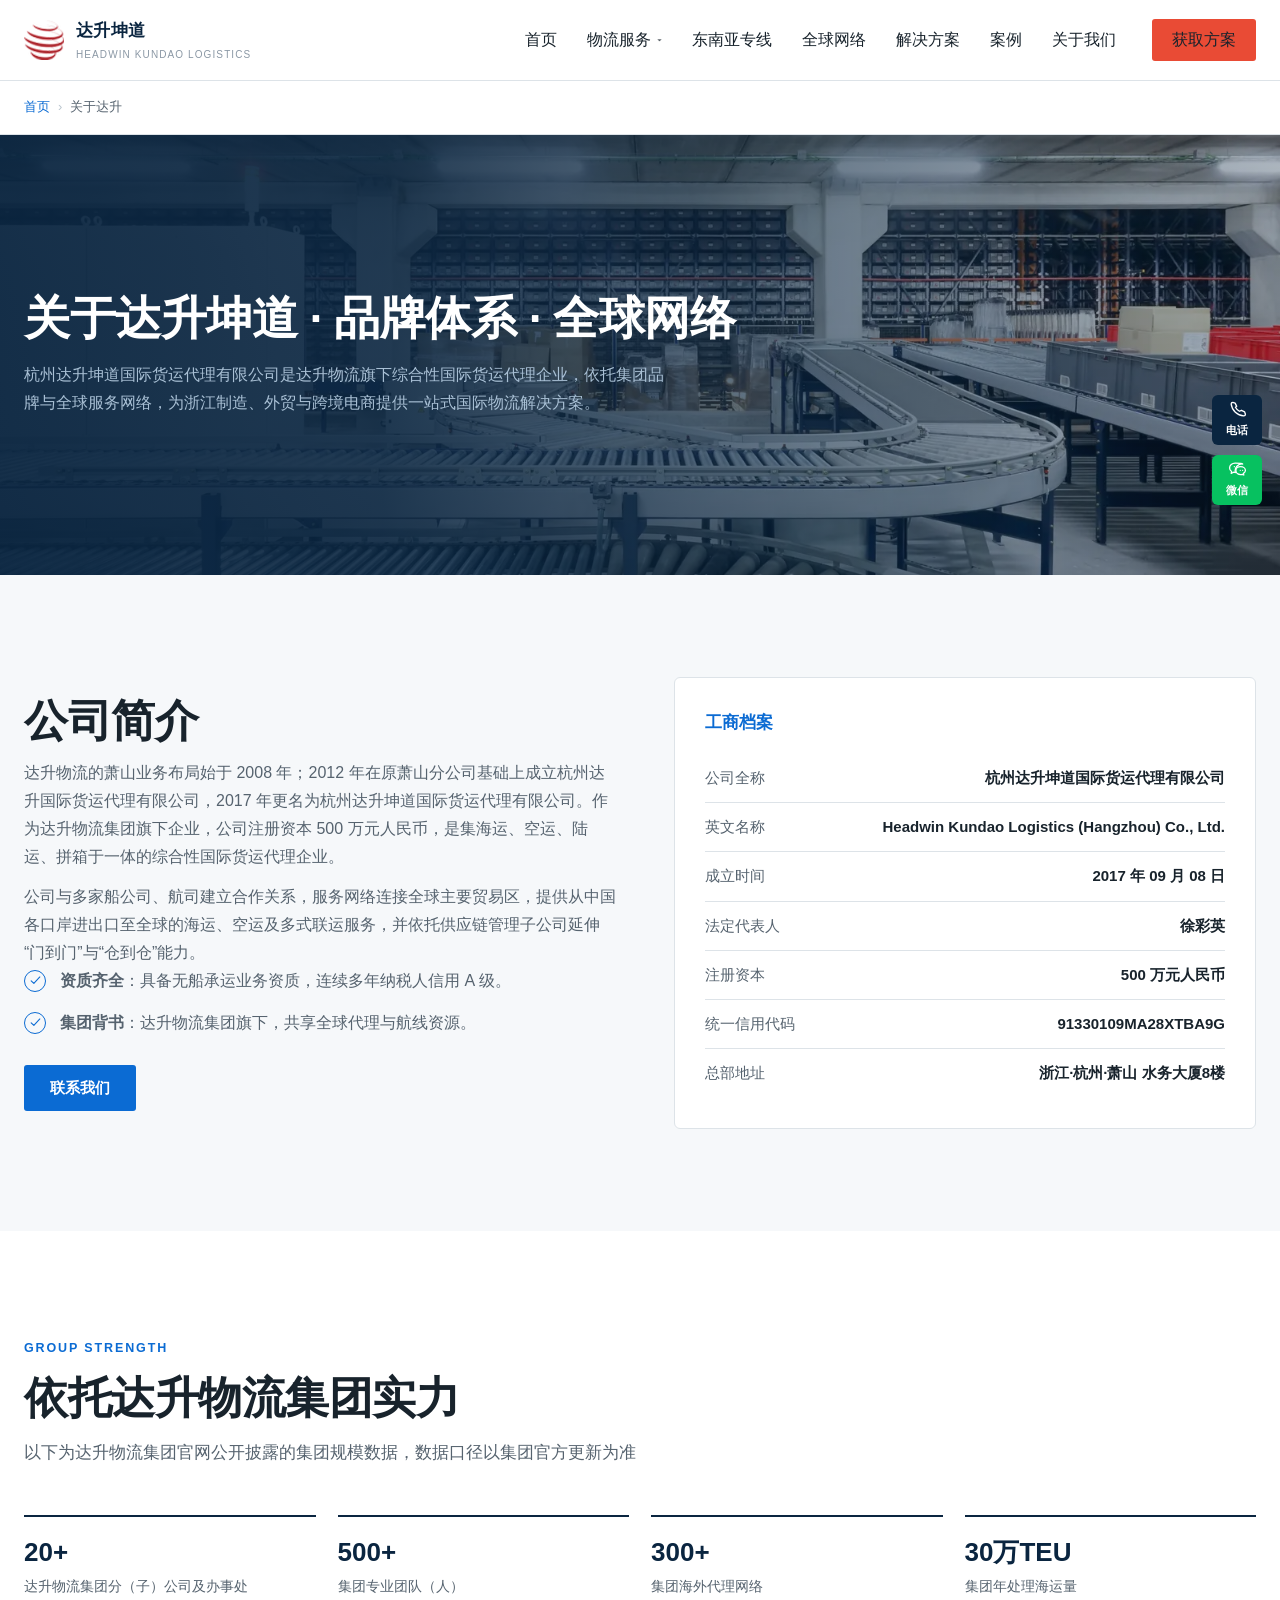
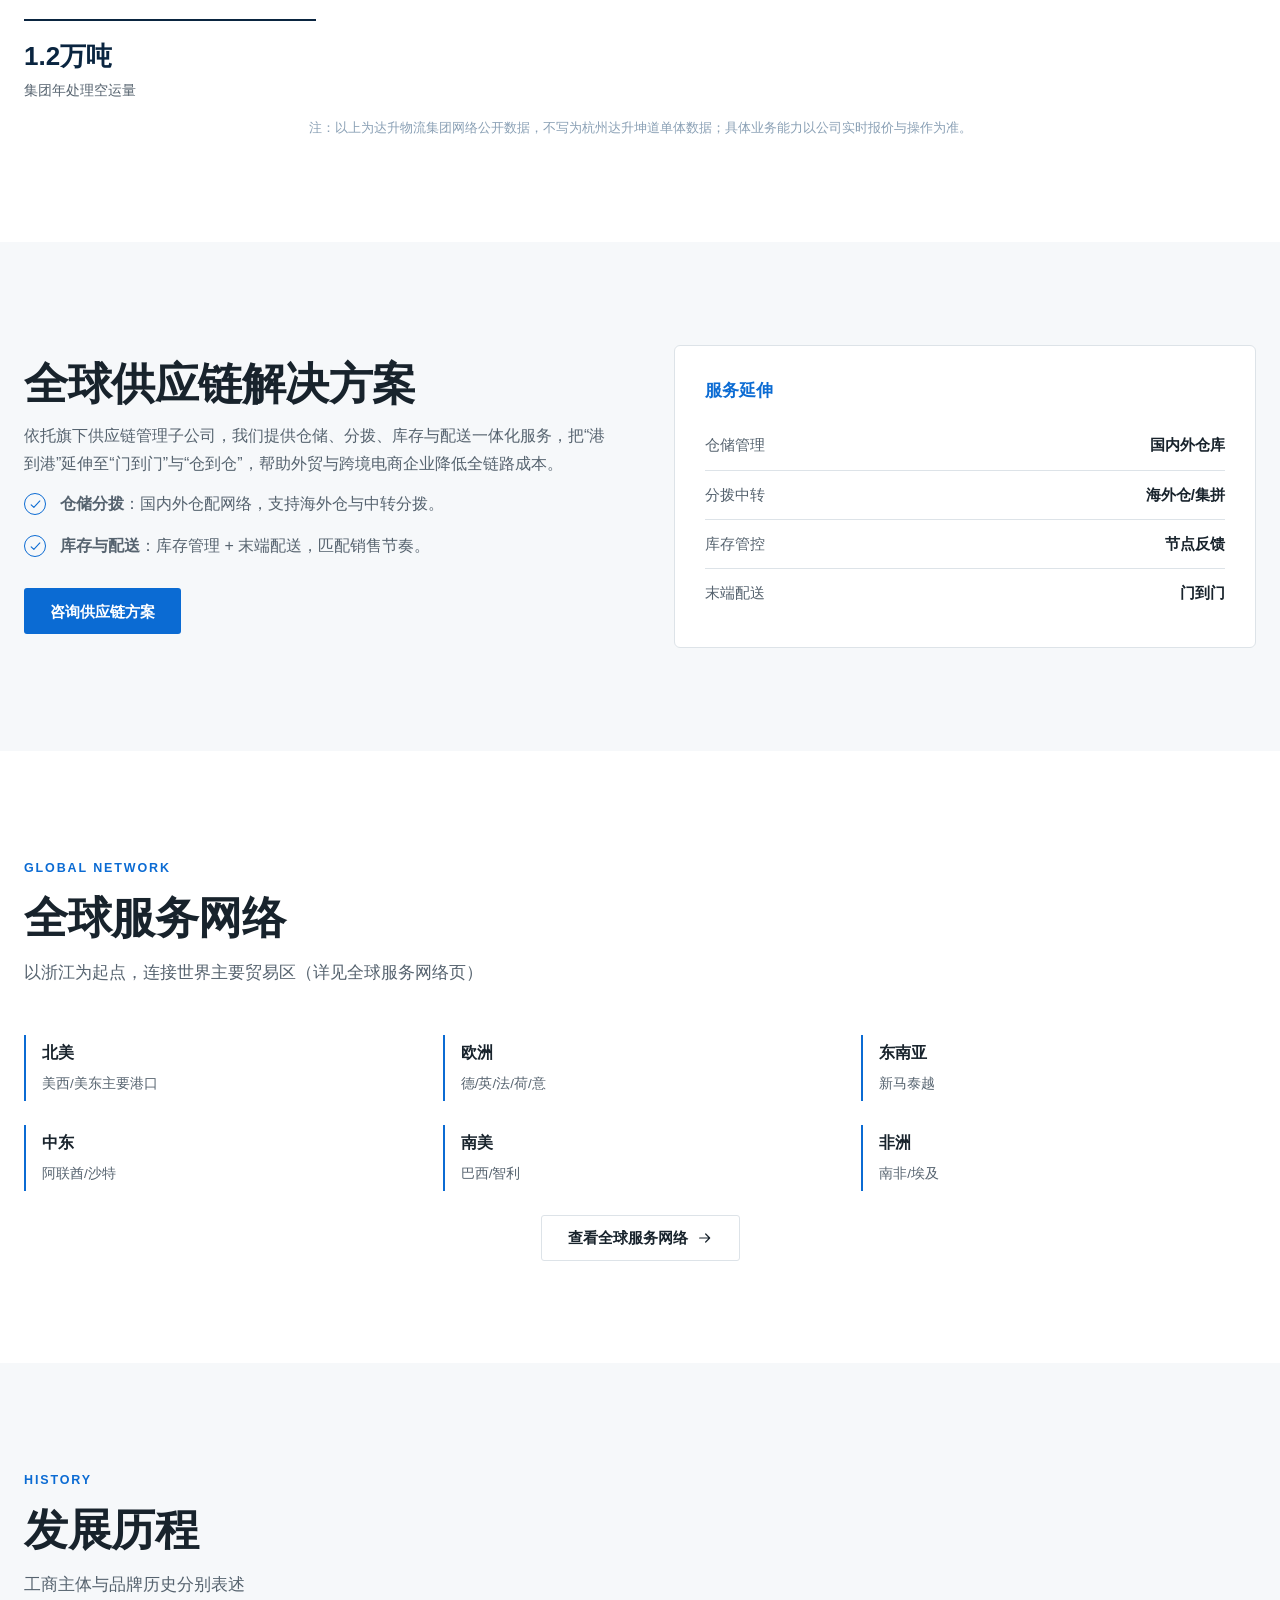
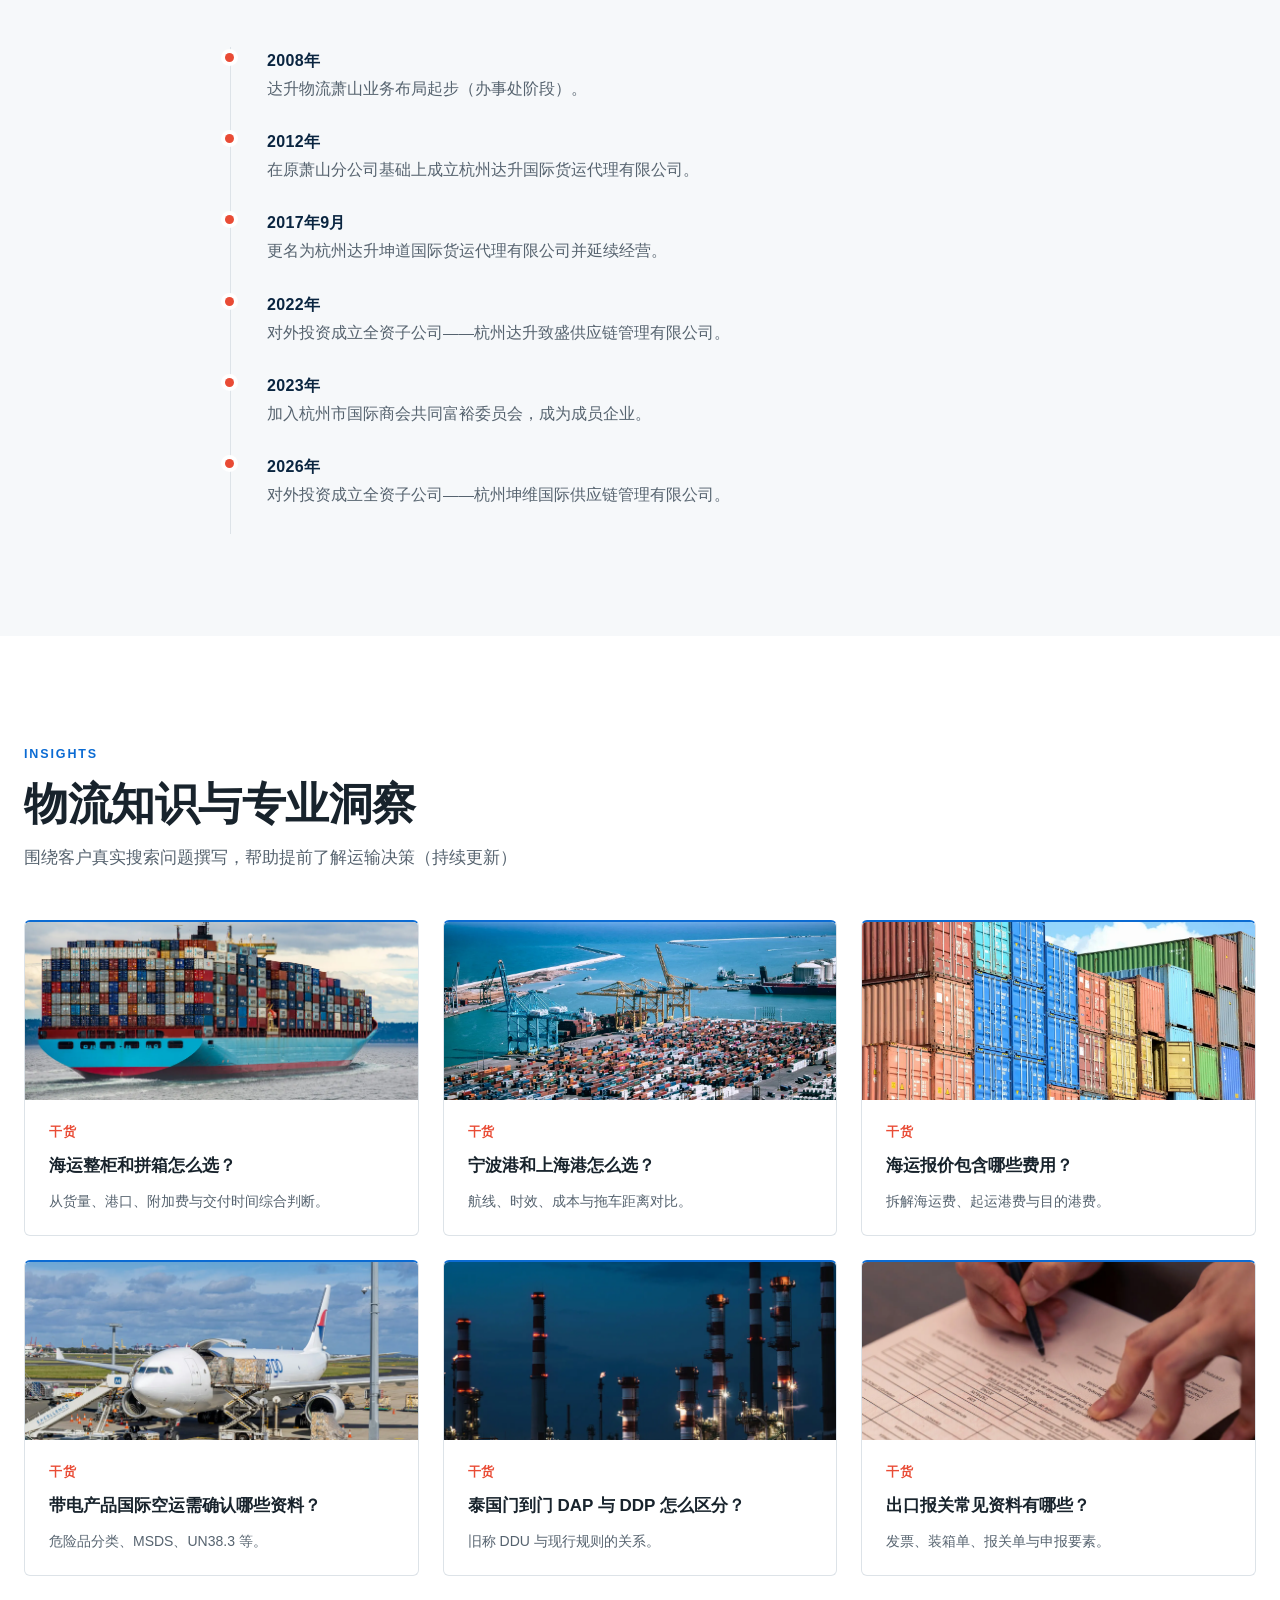
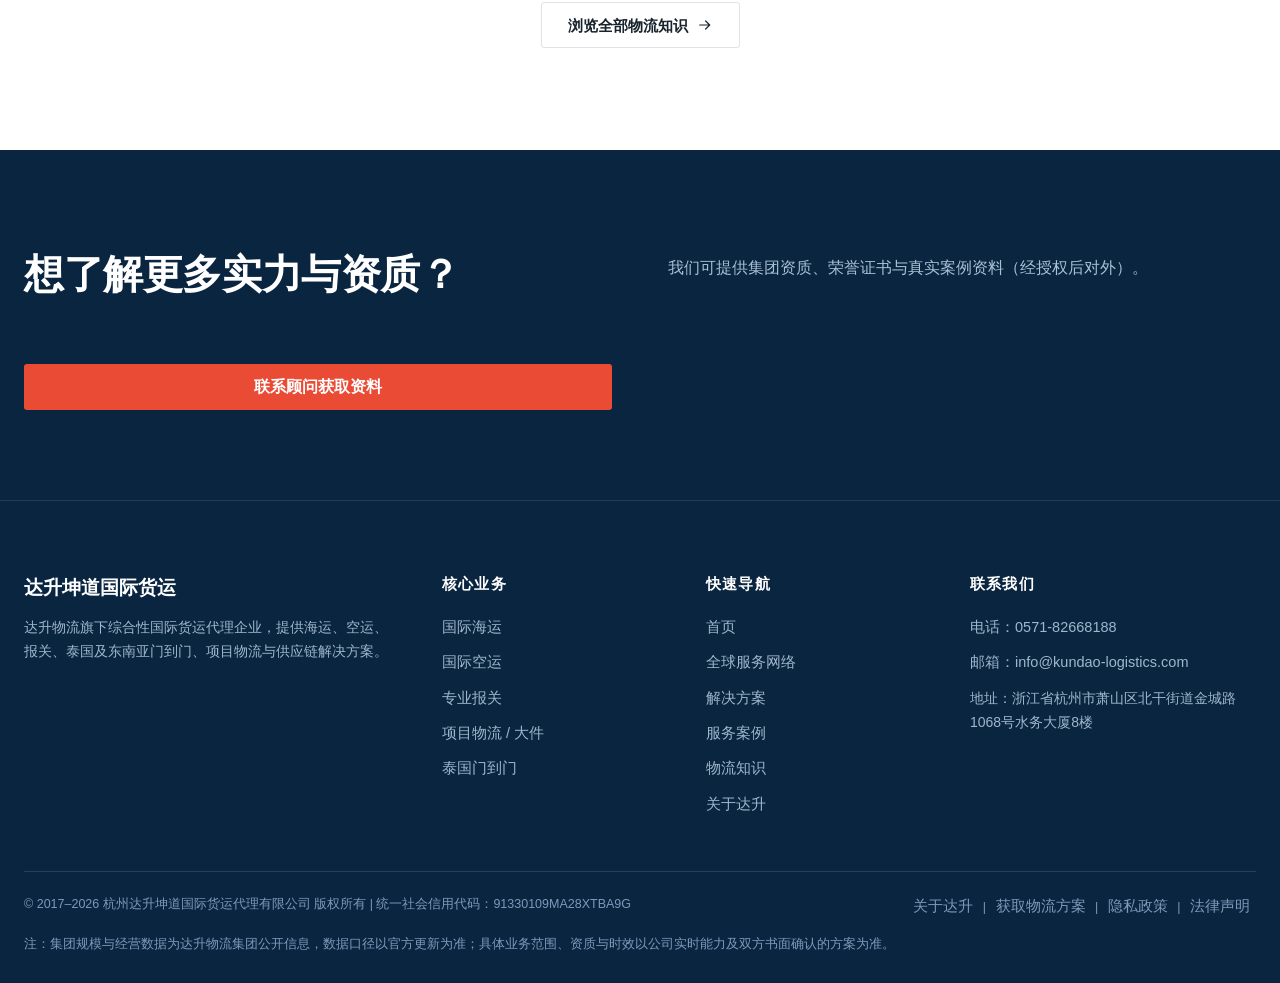
<file: about.html>
<!DOCTYPE html>
<html lang="zh-CN">
<head>
<meta charset="UTF-8">
<meta name="viewport" content="width=device-width, initial-scale=1.0">
<title>关于达升_杭州达升坤道国际货运代理有限公司 | 达升物流旗下</title>
<meta name="description" content="杭州达升坤道国际货运代理有限公司为达升物流旗下企业，达升物流萧山业务布局始于 2008 年；2017 年更名为杭州达升坤道。依托集团全球网络，为浙江外贸企业提供海运、空运、报关、泰国门到门与供应链解决方案。">
<meta name="keywords" content="达升坤道,达升物流,杭州货代公司,萧山国际货运,无船承运,杭州国际货运代理公司">
<meta name="author" content="杭州达升坤道国际货运代理有限公司">
<link rel="canonical" href="https://tydianshang.github.io/daskundao-website/about.html">
<meta property="og:title" content="关于达升 - 达升坤道国际货运">
<meta property="og:type" content="website">
<meta property="og:url" content="https://tydianshang.github.io/daskundao-website/about.html">
<meta property="og:description" content="达升物流旗下综合性国际货运代理企业，依托集团品牌与全球网络。">
<link rel="stylesheet" href="css/style.css">
<script type="application/ld+json">
{"@context":"https://schema.org","@type":"AboutPage","mainEntity":{"@type":"Organization","name":"杭州达升坤道国际货运代理有限公司","parentOrganization":{"@type":"Organization","name":"达升物流集团"}}}
</script>
</head>
<body>
<!-- TODO_CONTACT_CONFIRM: 主电话 0571-82668188 沿用集团公开口径，待最终确认。 -->
<header class="nav">
  <div class="container">
    <a class="logo" href="index.html"><img class="mark-img" src="assets/logo-mark.png" alt="达升坤道 HEADWIN LOGISTICS 标志" width="40" height="40"><span class="txt"><b>达升坤道</b><span>HEADWIN KUNDAO LOGISTICS</span></span></a>
            <nav class="menu" id="menu">
      <a href="index.html">首页</a>
      <div class="has-dropdown">
        <a href="sea.html">物流服务 <span class="caret">▾</span></a>
        <div class="dropdown mega">
          <a href="sea.html"><b>国际海运</b><span>整柜 / 拼箱 / 特种柜</span></a>
          <a href="air.html"><b>国际空运</b><span>普货 / 特货 / 门到门</span></a>
          <a href="customs.html"><b>专业报关</b><span>单证预审 / 归类支持</span></a>
          <a href="sea.html#project"><b>项目物流</b><span>大件 / 特种货物运输</span></a>
        </div>
      </div>
      <a href="thailand.html">东南亚专线</a>
      <a href="routes.html">全球网络</a>
      <a href="industries.html">解决方案</a>
      <a href="cases.html">案例</a>
      <a href="about.html" active>关于我们</a>
      <a href="contact.html" class="btn btn-primary">获取方案</a>
    </nav>
    <button class="nav-toggle" id="navToggle" aria-label="菜单">☰</button>
  </div>
</header>
<div class="crumb"><div class="container"><a href="index.html">首页</a><span>›</span>关于达升</div></div>

<section class="page-banner bg">
  <div class="pb-bg" aria-hidden="true"><img src="assets/img-warehouse.webp" alt="" fetchpriority="high"></div>
  <div class="container">
    <div class="pb-copy">
          <h1>关于达升坤道 · 品牌体系 · 全球网络</h1>
          <p>杭州达升坤道国际货运代理有限公司是达升物流旗下综合性国际货运代理企业，依托集团品牌与全球服务网络，为浙江制造、外贸与跨境电商提供一站式国际物流解决方案。</p>
  
    </div>
  </div>
</section>

<section class="about">
  <div class="container wrap-2">
    <div>
      <h2 class="h2">公司简介</h2>
      <p class="muted" style="margin:12px 0">达升物流的萧山业务布局始于 2008 年；2012 年在原萧山分公司基础上成立杭州达升国际货运代理有限公司，2017 年更名为杭州达升坤道国际货运代理有限公司。作为达升物流集团旗下企业，公司注册资本 500 万元人民币，是集海运、空运、陆运、拼箱于一体的综合性国际货运代理企业。</p>
      <p class="muted">公司与多家船公司、航司建立合作关系，服务网络连接全球主要贸易区，提供从中国各口岸进出口至全球的海运、空运及多式联运服务，并依托供应链管理子公司延伸“门到门”与“仓到仓”能力。</p>
      <div class="feature"><span class="dot"><svg class="ico"><use href="assets/icons.svg#ic-check"></use></svg></span><div><b>资质齐全</b>：具备无船承运业务资质，连续多年纳税人信用 A 级。</div></div>
      <div class="feature"><span class="dot"><svg class="ico"><use href="assets/icons.svg#ic-check"></use></svg></span><div><b>集团背书</b>：达升物流集团旗下，共享全球代理与航线资源。</div></div>
      <a href="contact.html" class="btn btn-brand" style="margin-top:14px">联系我们</a>
    </div>
    <div class="panel"><h4>工商档案</h4>
      <ul>
        <li><span>公司全称</span><b>杭州达升坤道国际货运代理有限公司</b></li>
        <li><span>英文名称</span><b>Headwin Kundao Logistics (Hangzhou) Co., Ltd.</b></li>
        <li><span>成立时间</span><b>2017 年 09 月 08 日</b></li>
        <li><span>法定代表人</span><b>徐彩英</b></li>
        <li><span>注册资本</span><b>500 万元人民币</b></li>
        <li><span>统一信用代码</span><b>91330109MA28XTBA9G</b></li>
        <li><span>总部地址</span><b>浙江·杭州·萧山 水务大厦8楼</b></li>
      </ul>
    </div>
  </div>
</section>

<section>
  <div class="container">
    <div class="sec-head"><span class="tag">GROUP STRENGTH</span><h2>依托达升物流集团实力</h2><p>以下为达升物流集团官网公开披露的集团规模数据，数据口径以集团官方更新为准</p></div>
    <div class="evi">
      <div class="ec"><div class="n">20+</div><div class="l">达升物流集团分（子）公司及办事处</div></div>
      <div class="ec"><div class="n">500+</div><div class="l">集团专业团队（人）</div></div>
      <div class="ec"><div class="n">300+</div><div class="l">集团海外代理网络</div></div>
      <div class="ec"><div class="n">30万TEU</div><div class="l">集团年处理海运量</div></div>
      <div class="ec"><div class="n">1.2万吨</div><div class="l">集团年处理空运量</div></div>
    </div>
    <p class="disclaimer" style="text-align:center;margin-top:16px;color:#8aa0b5;font-size:12.5px">注：以上为达升物流集团网络公开数据，不写为杭州达升坤道单体数据；具体业务能力以公司实时报价与操作为准。</p>
  </div>
</section>

<section id="supply" style="background:var(--c-bg)">
  <div class="container">
    <div class="wrap-2">
      <div>
        <h2 class="h2">全球供应链解决方案</h2>
        <p class="muted" style="margin:12px 0">依托旗下供应链管理子公司，我们提供仓储、分拨、库存与配送一体化服务，把“港到港”延伸至“门到门”与“仓到仓”，帮助外贸与跨境电商企业降低全链路成本。</p>
        <div class="feature"><span class="dot"><svg class="ico"><use href="assets/icons.svg#ic-check"></use></svg></span><div><b>仓储分拨</b>：国内外仓配网络，支持海外仓与中转分拨。</div></div>
        <div class="feature"><span class="dot"><svg class="ico"><use href="assets/icons.svg#ic-check"></use></svg></span><div><b>库存与配送</b>：库存管理 + 末端配送，匹配销售节奏。</div></div>
        <a href="contact.html" class="btn btn-brand" style="margin-top:14px">咨询供应链方案</a>
      </div>
      <div class="panel"><h4>服务延伸</h4>
        <ul>
          <li><span>仓储管理</span><b>国内外仓库</b></li>
          <li><span>分拨中转</span><b>海外仓/集拼</b></li>
          <li><span>库存管控</span><b>节点反馈</b></li>
          <li><span>末端配送</span><b>门到门</b></li>
        </ul>
      </div>
    </div>
  </div>
</section>

<section>
  <div class="container">
    <div class="sec-head"><span class="tag">GLOBAL NETWORK</span><h2>全球服务网络</h2><p>以浙江为起点，连接世界主要贸易区（详见全球服务网络页）</p></div>
    <div class="grid cols-3">
      <div class="net-card"><b>北美</b><span>美西/美东主要港口</span></div>
      <div class="net-card"><b>欧洲</b><span>德/英/法/荷/意</span></div>
      <div class="net-card"><b>东南亚</b><span>新马泰越</span></div>
      <div class="net-card"><b>中东</b><span>阿联酋/沙特</span></div>
      <div class="net-card"><b>南美</b><span>巴西/智利</span></div>
      <div class="net-card"><b>非洲</b><span>南非/埃及</span></div>
    </div>
    <div class="center" style="margin-top:24px"><a href="routes.html" class="btn btn-ghost">查看全球服务网络 <svg class="ico" style="width:16px;height:16px;vertical-align:-3px"><use href="assets/icons.svg#ic-arrow"></use></svg></a></div>
  </div>
</section>

<section style="background:var(--c-bg)" id="history">
  <div class="container">
    <div class="sec-head"><span class="tag">HISTORY</span><h2>发展历程</h2><p>工商主体与品牌历史分别表述</p></div>
    <div class="timeline" style="max-width:820px;margin:0 auto">
      <div class="ev"><div class="yr">2008年</div><p>达升物流萧山业务布局起步（办事处阶段）。</p></div>
      <div class="ev"><div class="yr">2012年</div><p>在原萧山分公司基础上成立杭州达升国际货运代理有限公司。</p></div>
      <div class="ev"><div class="yr">2017年9月</div><p>更名为杭州达升坤道国际货运代理有限公司并延续经营。</p></div>
      <div class="ev"><div class="yr">2022年</div><p>对外投资成立全资子公司——杭州达升致盛供应链管理有限公司。</p></div>
      <div class="ev"><div class="yr">2023年</div><p>加入杭州市国际商会共同富裕委员会，成为成员企业。</p></div>
      <div class="ev"><div class="yr">2026年</div><p>对外投资成立全资子公司——杭州坤维国际供应链管理有限公司。</p></div>
    </div>
  </div>
</section>

<!-- 物流知识与专业洞察（合并原物流知识入口） -->
<section id="knowledge">
  <div class="container">
    <div class="sec-head"><span class="tag">INSIGHTS</span><h2>物流知识与专业洞察</h2><p>围绕客户真实搜索问题撰写，帮助提前了解运输决策（持续更新）</p></div>
    <div class="grid cols-3">
      <a class="post" href="knowledge.html#q1"><div class="thumb"><img src="assets/img-sea.webp" alt="远洋货轮甲板集装箱" loading="lazy"></div><div class="body"><span class="date">干货</span><h3>海运整柜和拼箱怎么选？</h3><p>从货量、港口、附加费与交付时间综合判断。</p></div></a>
      <a class="post" href="knowledge.html#q2"><div class="thumb"><img src="assets/img-port-aerial.webp" alt="集装箱港口航拍" loading="lazy"></div><div class="body"><span class="date">干货</span><h3>宁波港和上海港怎么选？</h3><p>航线、时效、成本与拖车距离对比。</p></div></a>
      <a class="post" href="knowledge.html#q3"><div class="thumb"><img src="assets/img-boxes.webp" alt="彩色集装箱堆叠" loading="lazy"></div><div class="body"><span class="date">干货</span><h3>海运报价包含哪些费用？</h3><p>拆解海运费、起运港费与目的港费。</p></div></a>
      <a class="post" href="knowledge.html#q4"><div class="thumb"><img src="assets/img-air.webp" alt="国际空运货机装卸" loading="lazy"></div><div class="body"><span class="date">干货</span><h3>带电产品国际空运需确认哪些资料？</h3><p>危险品分类、MSDS、UN38.3 等。</p></div></a>
      <a class="post" href="knowledge.html#q5"><div class="thumb"><img src="assets/img-project.webp" alt="工业厂区夜景" loading="lazy"></div><div class="body"><span class="date">干货</span><h3>泰国门到门 DAP 与 DDP 怎么区分？</h3><p>旧称 DDU 与现行规则的关系。</p></div></a>
      <a class="post" href="knowledge.html#q6"><div class="thumb"><img src="assets/img-customs.webp" alt="签署报关单证" loading="lazy"></div><div class="body"><span class="date">干货</span><h3>出口报关常见资料有哪些？</h3><p>发票、装箱单、报关单与申报要素。</p></div></a>
    </div>
    <div class="center" style="margin-top:26px"><a href="knowledge.html" class="btn btn-ghost">浏览全部物流知识 <svg class="ico" style="width:16px;height:16px;vertical-align:-3px"><use href="assets/icons.svg#ic-arrow"></use></svg></a></div>
  </div>
</section>

<section class="cta-band"><div class="container">
  <h2>想了解更多实力与资质？</h2>
  <p>我们可提供集团资质、荣誉证书与真实案例资料（经授权后对外）。</p>
  <a href="contact.html" class="btn btn-primary" style="font-size:16px;padding:13px 34px">联系顾问获取资料</a>
</div></section>

<footer class="footer"><div class="container">
  <div class="cols">
    <div class="brand"><b>达升坤道国际货运</b><p>达升物流旗下综合性国际货运代理企业，提供海运、空运、报关、泰国及东南亚门到门、项目物流与供应链解决方案。</p></div>
    <div><h5>核心业务</h5><a href="sea.html">国际海运</a><a href="air.html">国际空运</a><a href="customs.html">专业报关</a><a href="sea.html#project">项目物流 / 大件</a><a href="thailand.html">泰国门到门</a></div>
    <div><h5>快速导航</h5><a href="index.html">首页</a><a href="routes.html">全球服务网络</a><a href="industries.html">解决方案</a><a href="cases.html">服务案例</a><a href="knowledge.html">物流知识</a><a href="about.html">关于达升</a></div>
    <div><h5>联系我们</h5><a href="tel:0571-82668188">电话：0571-82668188</a><a href="mailto:info@kundao-logistics.com">邮箱：info@kundao-logistics.com</a><span style="font-size:14px;color:#9fb6cc;display:block;margin-top:4px">地址：浙江省杭州市萧山区北干街道金城路1068号水务大厦8楼</span></div>
  </div>
  <div class="bottom"><span>© 2017–2026 杭州达升坤道国际货运代理有限公司 版权所有 | 统一社会信用代码：91330109MA28XTBA9G</span><span><a href="about.html">关于达升</a> | <a href="contact.html">获取物流方案</a> | <a href="privacy.html">隐私政策</a> | <a href="legal.html">法律声明</a></span></div>
  <p class="disclaimer">注：集团规模与经营数据为达升物流集团公开信息，数据口径以官方更新为准；具体业务范围、资质与时效以公司实时能力及双方书面确认的方案为准。</p>
</div></footer>

<div class="side-cta">
  <a class="c-tel" href="tel:0571-82668188"><svg class="ico"><use href="assets/icons.svg#ic-phone"></use></svg>电话</a>
  <a class="c-wx" href="contact.html#wx"><svg class="ico"><use href="assets/icons.svg#ic-wechat"></use></svg>微信</a>
</div>
<div class="mob-cta">
  <a class="c-tel" href="tel:0571-82668188"><svg class="ico"><use href="assets/icons.svg#ic-phone"></use></svg>电话</a>
  <a class="c-wx" href="contact.html#wx"><svg class="ico"><use href="assets/icons.svg#ic-wechat"></use></svg>微信</a>
  <a class="c-q" href="contact.html"><svg class="ico"><use href="assets/icons.svg#ic-arrow"></use></svg>询价</a>
</div>
<script>document.getElementById('navToggle').addEventListener('click',function(){document.getElementById('menu').classList.toggle('open');});</script>
<script>
(function(){
  if(!('IntersectionObserver' in window))return;
  var sel='.card,.sol-card,.ind-card,.route-card,.case-card,.post,.faq,.media,.flow .step,.stats .item,.evi .ec,.net-card,.panel,.cert';
  var els=[].slice.call(document.querySelectorAll(sel));
  var vh=window.innerHeight;
  els=els.filter(function(e){var r=e.getBoundingClientRect();return r.top>vh*0.92;});
  if(!els.length)return;
  els.forEach(function(e){e.classList.add('reveal');});
  var io=new IntersectionObserver(function(en){en.forEach(function(x){if(x.isIntersecting){x.target.classList.add('in');io.unobserve(x.target);}});},{threshold:.06,rootMargin:'0px 0px -30px 0px'});
  els.forEach(function(e){io.observe(e);});
})();
</script>
</body>
</html>
</file>
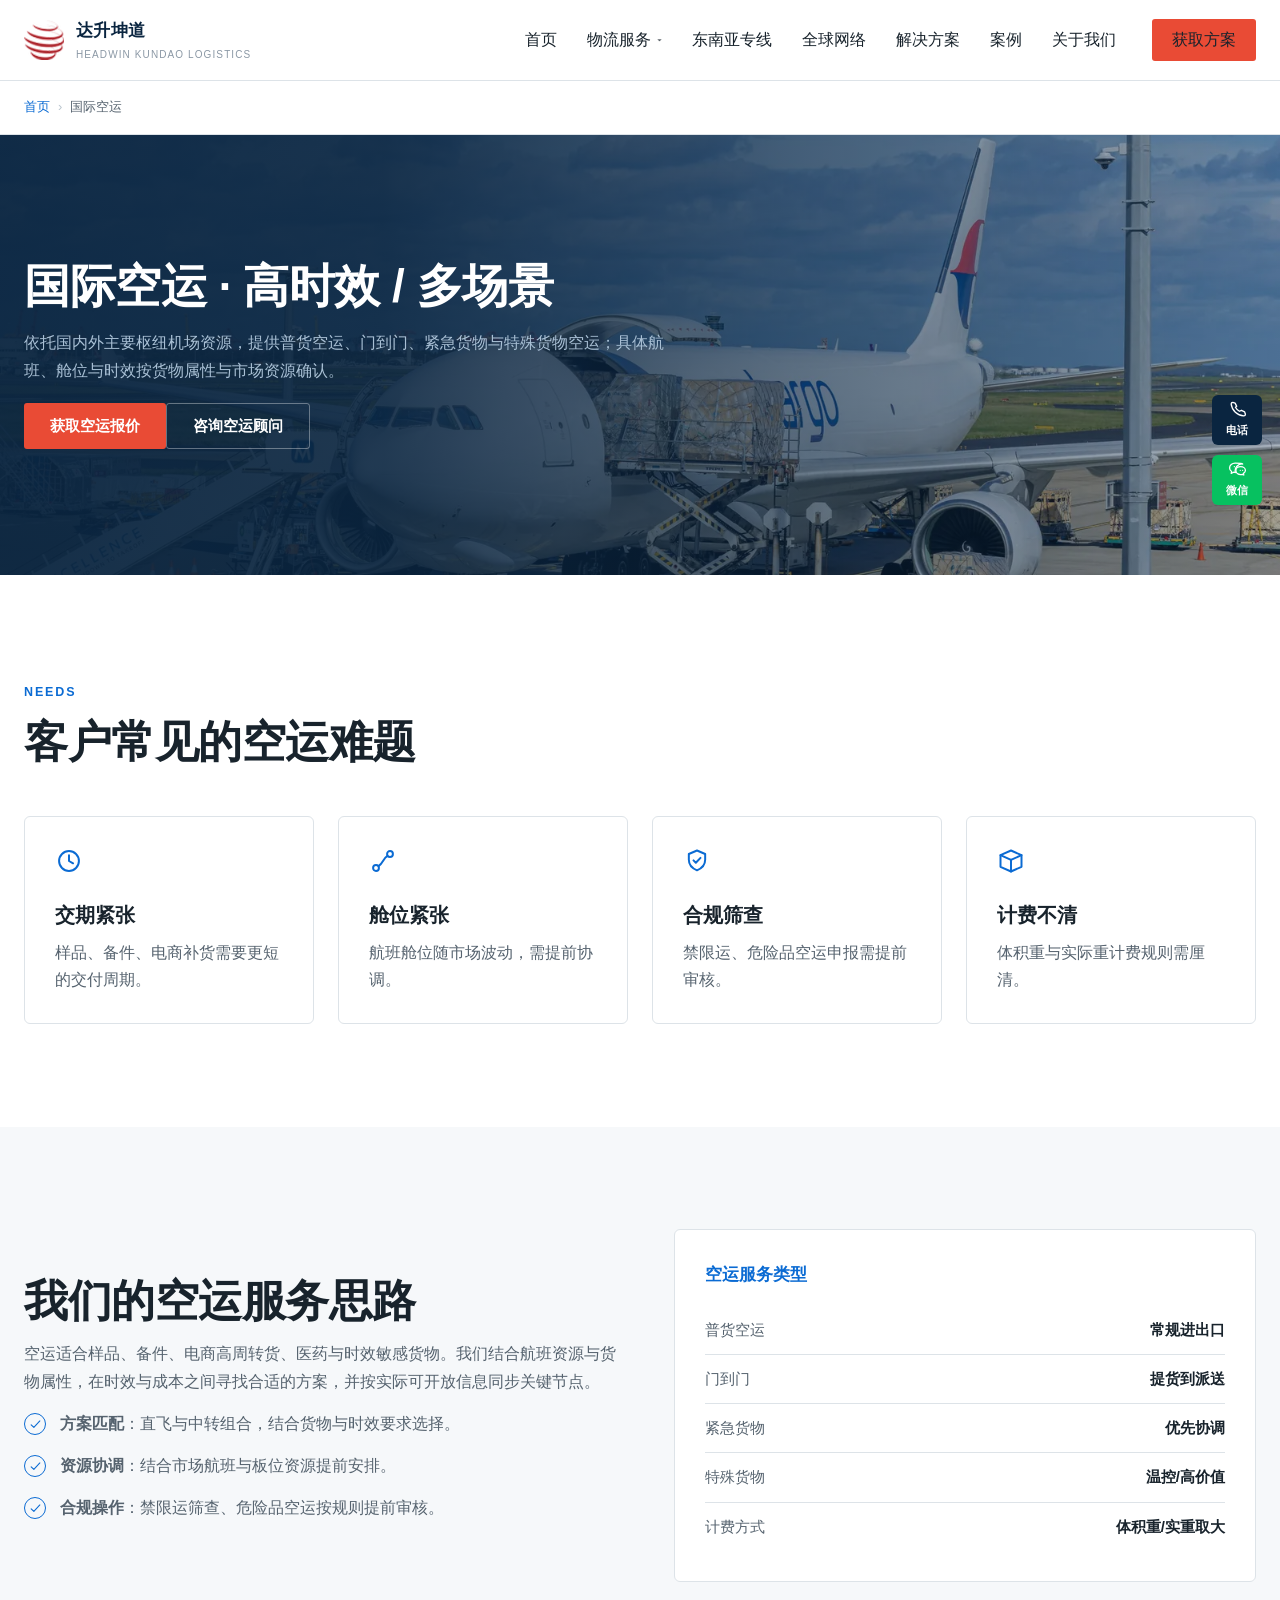
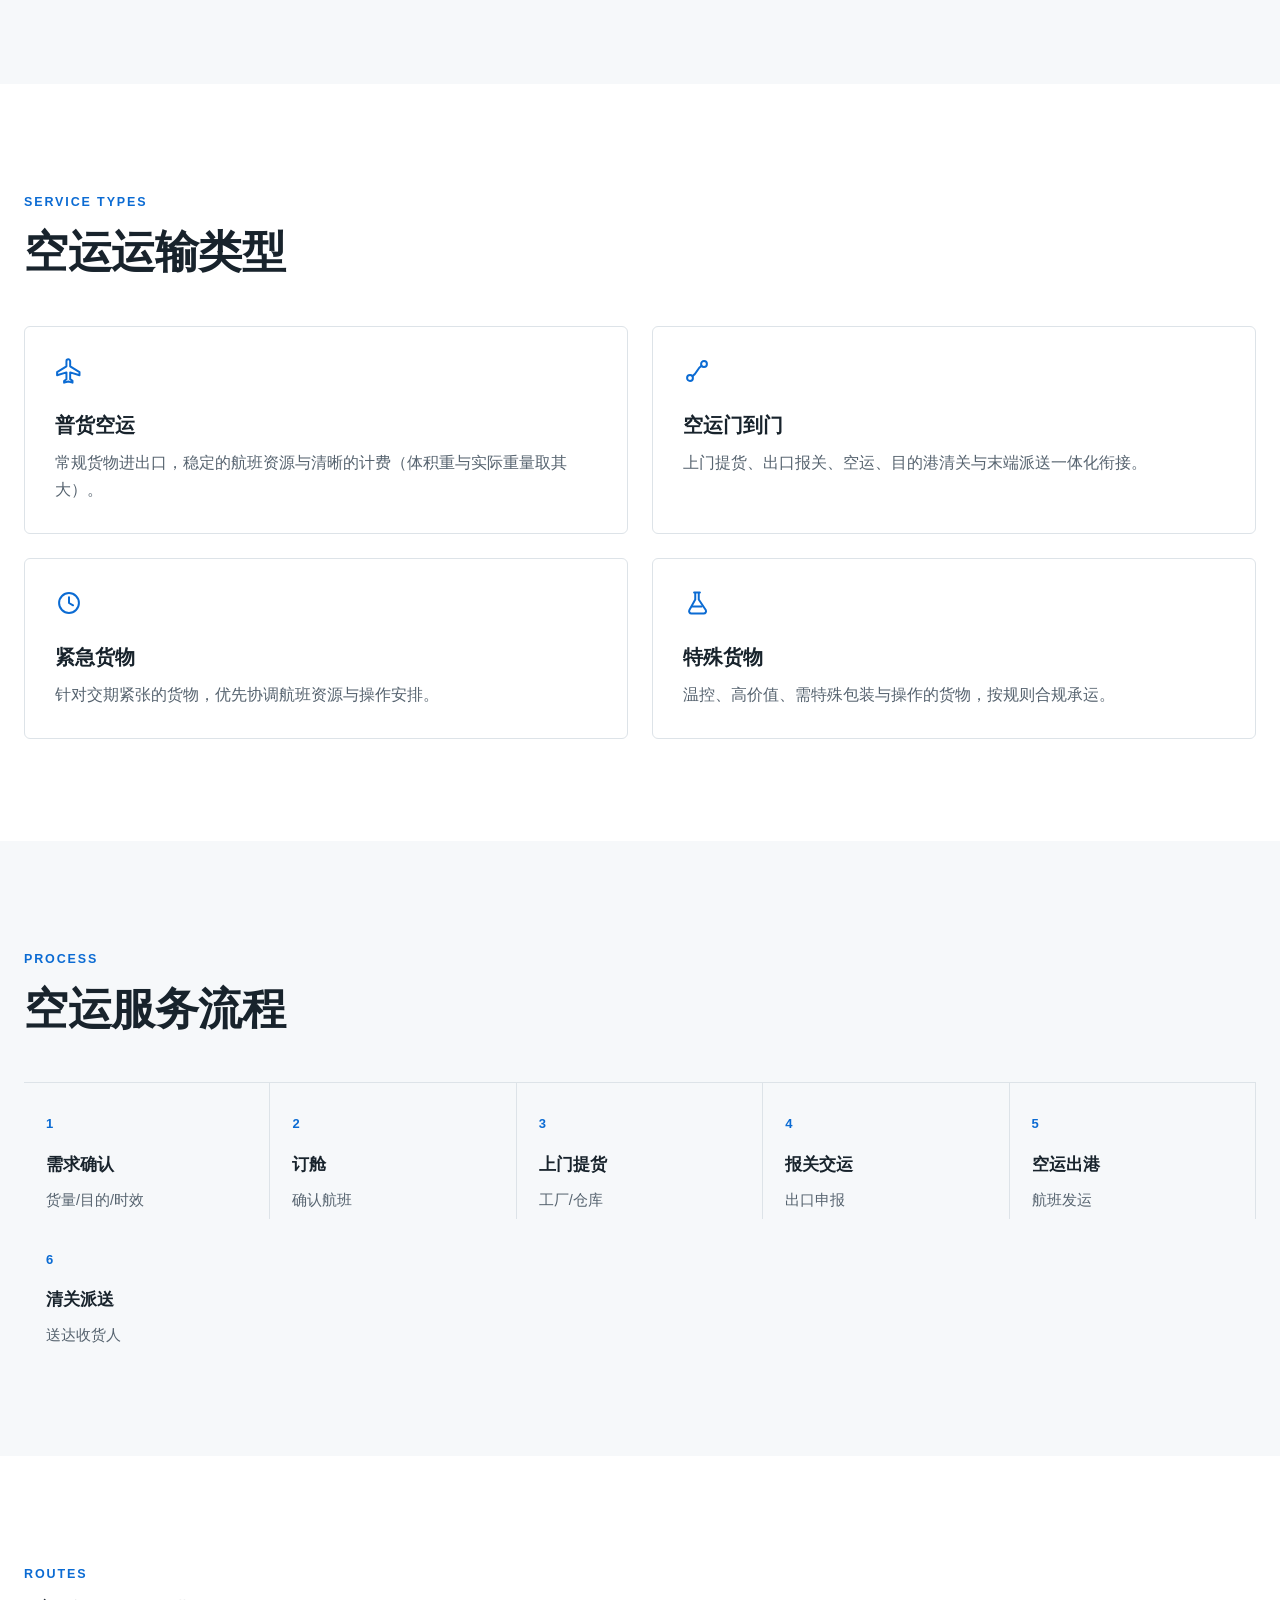
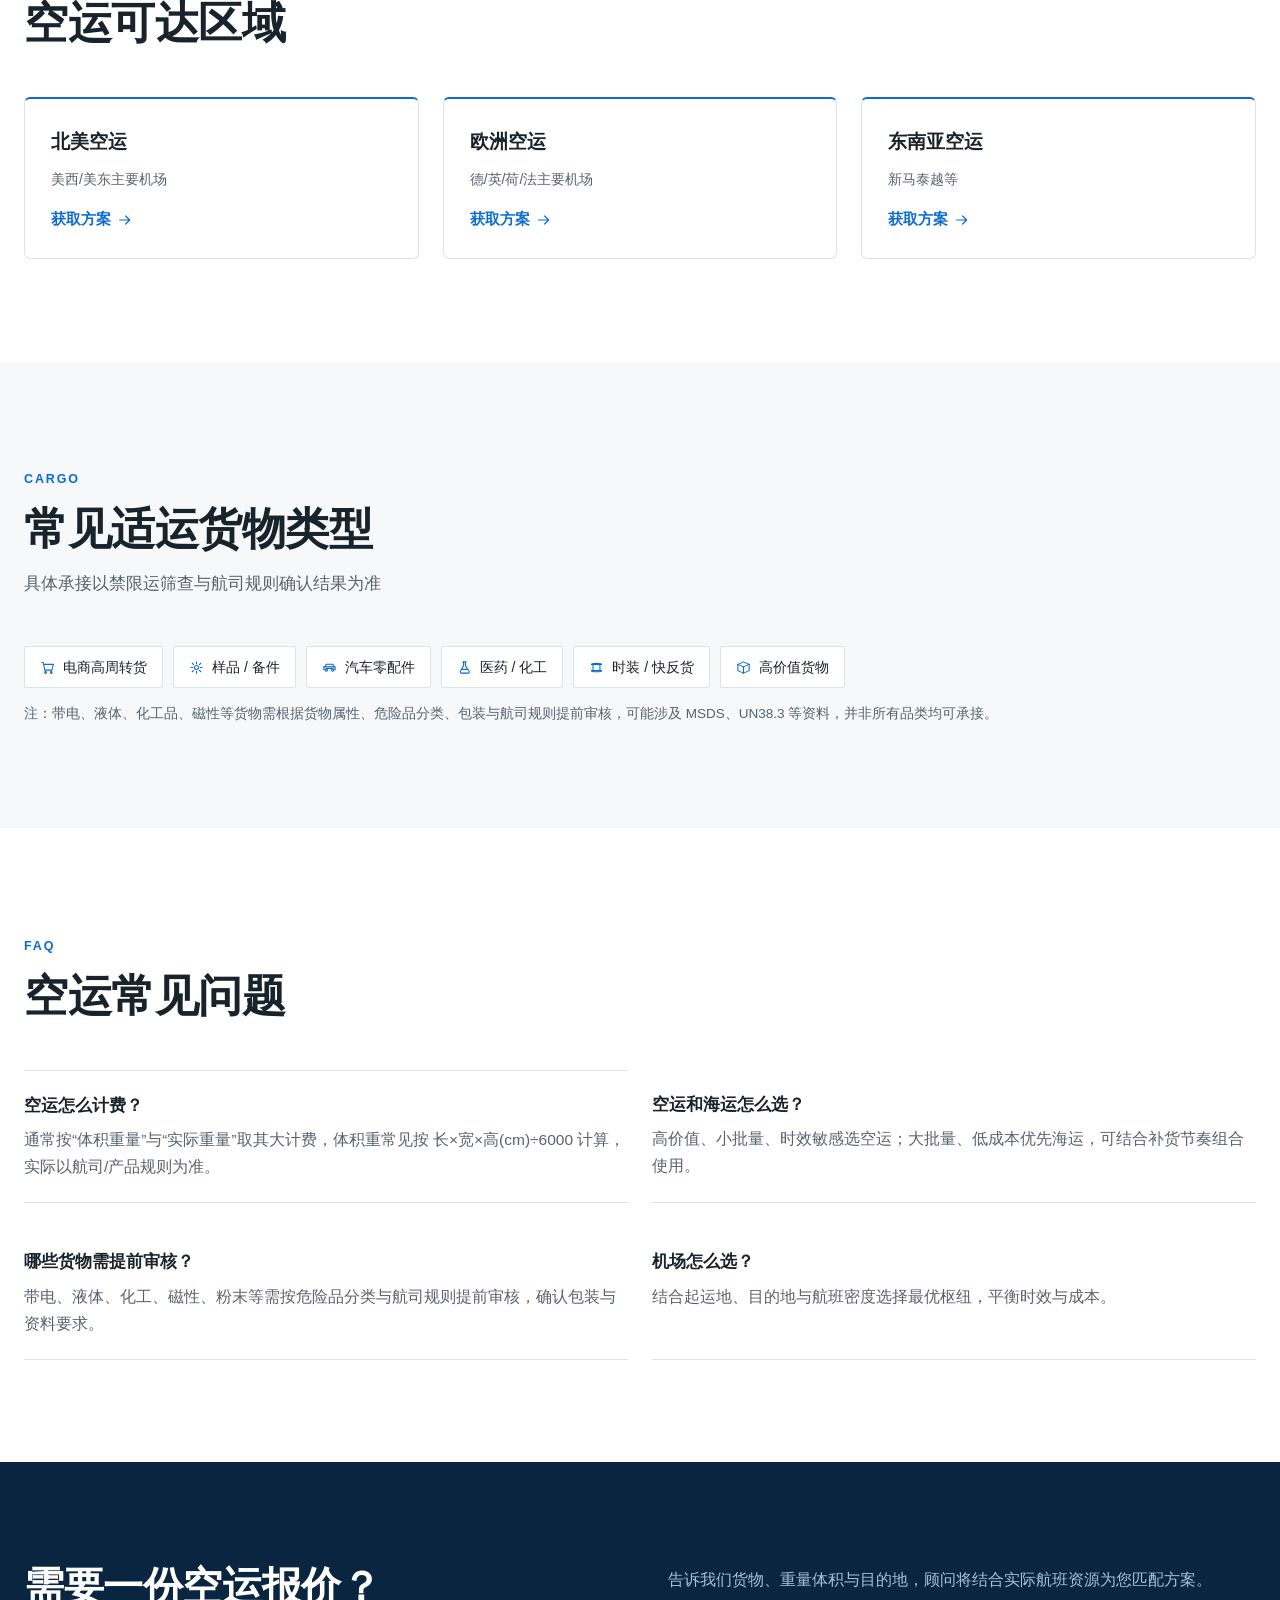
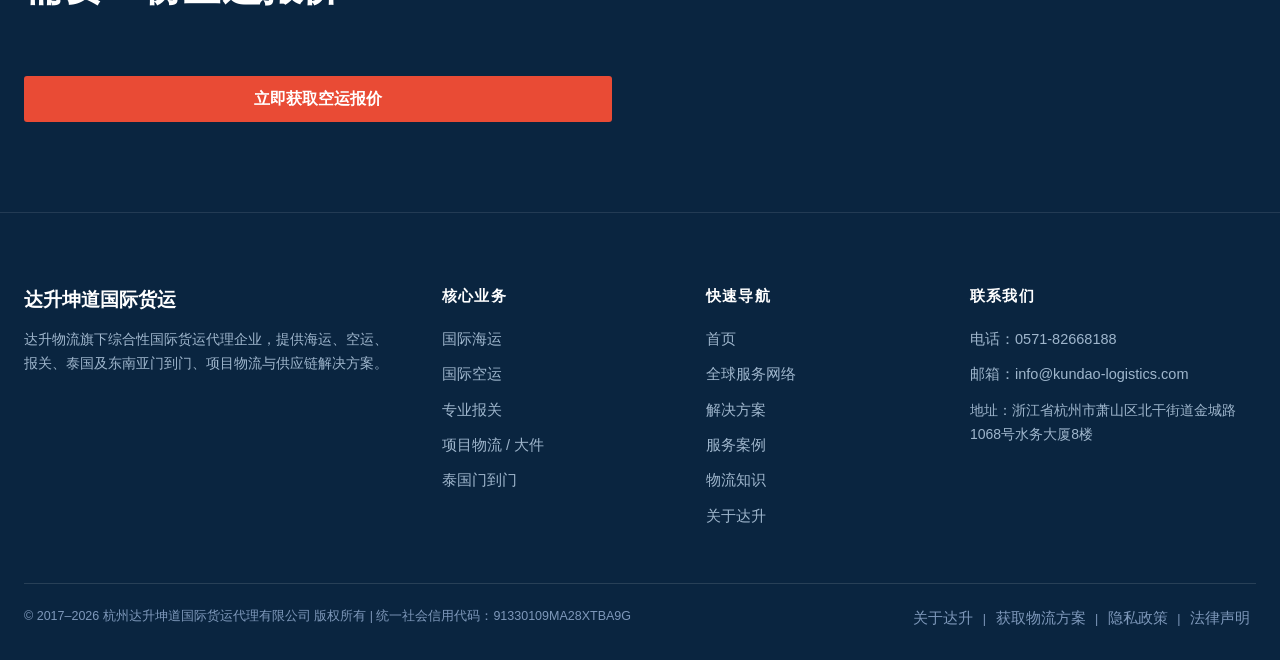
<file: air.html>
<!DOCTYPE html>
<html lang="zh-CN">
<head>
<meta charset="UTF-8">
<meta name="viewport" content="width=device-width, initial-scale=1.0">
<title>国际空运_杭州空运货代_普货/门到门/特殊货物 | 达升坤道</title>
<meta name="description" content="杭州达升坤道国际空运：普货空运、门到门、紧急货物与特殊货物空运，依托国内外枢纽机场资源，按货物属性与航班资源确认可行方案，平衡时效与成本。">
<meta name="keywords" content="杭州国际空运,杭州美国空运,杭州欧洲空运,空运门到门,紧急货物空运,特殊货物空运,杭州样品空运">
<meta name="author" content="杭州达升坤道国际货运代理有限公司">
<link rel="canonical" href="https://tydianshang.github.io/daskundao-website/air.html">
<meta property="og:title" content="国际空运 - 达升坤道国际货运">
<meta property="og:type" content="website">
<meta property="og:url" content="https://tydianshang.github.io/daskundao-website/air.html">
<meta property="og:description" content="普货空运、门到门、紧急货物与特殊货物空运，依托国内外枢纽机场资源，按货物属性与航班资源确认方案。">
<link rel="stylesheet" href="css/style.css">
<script type="application/ld+json">
{"@context":"https://schema.org","@type":"Service","serviceType":"国际空运","provider":{"@type":"Organization","name":"杭州达升坤道国际货运代理有限公司"},"areaServed":"全球主要机场"}
</script>
</head>
<body>
<!-- TODO_CONTACT_CONFIRM: 主电话 0571-82668188 沿用集团公开口径，待最终确认。 -->
<header class="nav">
  <div class="container">
    <a class="logo" href="index.html"><img class="mark-img" src="assets/logo-mark.png" alt="达升坤道 HEADWIN LOGISTICS 标志" width="40" height="40"><span class="txt"><b>达升坤道</b><span>HEADWIN KUNDAO LOGISTICS</span></span></a>
            <nav class="menu" id="menu">
      <a href="index.html">首页</a>
      <div class="has-dropdown">
        <a href="sea.html">物流服务 <span class="caret">▾</span></a>
        <div class="dropdown mega">
          <a href="sea.html"><b>国际海运</b><span>整柜 / 拼箱 / 特种柜</span></a>
          <a href="air.html"><b>国际空运</b><span>普货 / 特货 / 门到门</span></a>
          <a href="customs.html"><b>专业报关</b><span>单证预审 / 归类支持</span></a>
          <a href="sea.html#project"><b>项目物流</b><span>大件 / 特种货物运输</span></a>
        </div>
      </div>
      <a href="thailand.html">东南亚专线</a>
      <a href="routes.html">全球网络</a>
      <a href="industries.html">解决方案</a>
      <a href="cases.html">案例</a>
      <a href="about.html">关于我们</a>
      <a href="contact.html" class="btn btn-primary">获取方案</a>
    </nav>
    <button class="nav-toggle" id="navToggle" aria-label="菜单">☰</button>
  </div>
</header>
<div class="crumb"><div class="container"><a href="index.html">首页</a><span>›</span>国际空运</div></div>

<section class="page-banner bg">
  <div class="pb-bg" aria-hidden="true"><img src="assets/img-air.webp" alt="" fetchpriority="high"></div>
  <div class="container">
    <div class="pb-copy">
          <h1>国际空运 · 高时效 / 多场景</h1>
          <p>依托国内外主要枢纽机场资源，提供普货空运、门到门、紧急货物与特殊货物空运；具体航班、舱位与时效按货物属性与市场资源确认。</p>
          <div class="cta" style="margin-top:18px"><a href="contact.html" class="btn btn-primary">获取空运报价</a><a href="contact.html#wx" class="btn btn-ghost-w">咨询空运顾问</a></div>
  
    </div>
  </div>
</section>

<section>
  <div class="container">
    <div class="sec-head"><span class="tag">NEEDS</span><h2>客户常见的空运难题</h2></div>
    <div class="grid cols-4">
      <div class="card"><div class="ic"><svg class="ico"><use href="assets/icons.svg#ic-clock"></use></svg></div><h3>交期紧张</h3><p>样品、备件、电商补货需要更短的交付周期。</p></div>
      <div class="card"><div class="ic"><svg class="ico"><use href="assets/icons.svg#ic-route"></use></svg></div><h3>舱位紧张</h3><p>航班舱位随市场波动，需提前协调。</p></div>
      <div class="card"><div class="ic"><svg class="ico"><use href="assets/icons.svg#ic-customs"></use></svg></div><h3>合规筛查</h3><p>禁限运、危险品空运申报需提前审核。</p></div>
      <div class="card"><div class="ic"><svg class="ico"><use href="assets/icons.svg#ic-trade"></use></svg></div><h3>计费不清</h3><p>体积重与实际重计费规则需厘清。</p></div>
    </div>
  </div>
</section>

<section style="background:var(--c-bg)">
  <div class="container">
    <div class="wrap-2">
      <div>
        <h2 class="h2">我们的空运服务思路</h2>
        <p class="muted" style="margin:14px 0">空运适合样品、备件、电商高周转货、医药与时效敏感货物。我们结合航班资源与货物属性，在时效与成本之间寻找合适的方案，并按实际可开放信息同步关键节点。</p>
        <div class="feature"><span class="dot"><svg class="ico"><use href="assets/icons.svg#ic-check"></use></svg></span><div><b>方案匹配</b>：直飞与中转组合，结合货物与时效要求选择。</div></div>
        <div class="feature"><span class="dot"><svg class="ico"><use href="assets/icons.svg#ic-check"></use></svg></span><div><b>资源协调</b>：结合市场航班与板位资源提前安排。</div></div>
        <div class="feature"><span class="dot"><svg class="ico"><use href="assets/icons.svg#ic-check"></use></svg></span><div><b>合规操作</b>：禁限运筛查、危险品空运按规则提前审核。</div></div>
      </div>
      <div class="panel"><h4>空运服务类型</h4>
        <ul>
          <li><span>普货空运</span><b>常规进出口</b></li>
          <li><span>门到门</span><b>提货到派送</b></li>
          <li><span>紧急货物</span><b>优先协调</b></li>
          <li><span>特殊货物</span><b>温控/高价值</b></li>
          <li><span>计费方式</span><b>体积重/实重取大</b></li>
        </ul>
      </div>
    </div>
  </div>
</section>

<section>
  <div class="container">
    <div class="sec-head"><span class="tag">SERVICE TYPES</span><h2>空运运输类型</h2></div>
    <div class="grid cols-2">
      <div class="card"><div class="ic"><svg class="ico"><use href="assets/icons.svg#ic-air"></use></svg></div><h3>普货空运</h3><p>常规货物进出口，稳定的航班资源与清晰的计费（体积重与实际重量取其大）。</p></div>
      <div class="card"><div class="ic"><svg class="ico"><use href="assets/icons.svg#ic-route"></use></svg></div><h3>空运门到门</h3><p>上门提货、出口报关、空运、目的港清关与末端派送一体化衔接。</p></div>
      <div class="card"><div class="ic"><svg class="ico"><use href="assets/icons.svg#ic-clock"></use></svg></div><h3>紧急货物</h3><p>针对交期紧张的货物，优先协调航班资源与操作安排。</p></div>
      <div class="card"><div class="ic"><svg class="ico"><use href="assets/icons.svg#ic-chem"></use></svg></div><h3>特殊货物</h3><p>温控、高价值、需特殊包装与操作的货物，按规则合规承运。</p></div>
    </div>
  </div>
</section>

<section style="background:var(--c-bg)">
  <div class="container">
    <div class="sec-head"><span class="tag">PROCESS</span><h2>空运服务流程</h2></div>
    <div class="flow">
      <div class="step"><div class="n">1</div><b>需求确认</b><span>货量/目的/时效</span></div>
      <div class="step"><div class="n">2</div><b>订舱</b><span>确认航班</span></div>
      <div class="step"><div class="n">3</div><b>上门提货</b><span>工厂/仓库</span></div>
      <div class="step"><div class="n">4</div><b>报关交运</b><span>出口申报</span></div>
      <div class="step"><div class="n">5</div><b>空运出港</b><span>航班发运</span></div>
      <div class="step"><div class="n">6</div><b>清关派送</b><span>送达收货人</span></div>
    </div>
  </div>
</section>

<section>
  <div class="container">
    <div class="sec-head"><span class="tag">ROUTES</span><h2>空运可达区域</h2></div>
    <div class="grid cols-3">
      <a class="route-card" href="routes.html#na"><h3>北美空运</h3><div class="meta">美西/美东主要机场</div><span class="more">获取方案 <svg class="ico"><use href="assets/icons.svg#ic-arrow"></use></svg></span></a>
      <a class="route-card" href="routes.html#eu"><h3>欧洲空运</h3><div class="meta">德/英/荷/法主要机场</div><span class="more">获取方案 <svg class="ico"><use href="assets/icons.svg#ic-arrow"></use></svg></span></a>
      <a class="route-card" href="routes.html#sea"><h3>东南亚空运</h3><div class="meta">新马泰越等</div><span class="more">获取方案 <svg class="ico"><use href="assets/icons.svg#ic-arrow"></use></svg></span></a>
    </div>
  </div>
</section>

<section style="background:var(--c-bg)">
  <div class="container">
    <div class="sec-head"><span class="tag">CARGO</span><h2>常见适运货物类型</h2><p>具体承接以禁限运筛查与航司规则确认结果为准</p></div>
    <ul class="pill-list">
      <li><svg class="ico"><use href="assets/icons.svg#ic-crossborder"></use></svg>电商高周转货</li>
      <li><svg class="ico"><use href="assets/icons.svg#ic-machinery"></use></svg>样品 / 备件</li>
      <li><svg class="ico"><use href="assets/icons.svg#ic-auto"></use></svg>汽车零配件</li>
      <li><svg class="ico"><use href="assets/icons.svg#ic-chem"></use></svg>医药 / 化工</li>
      <li><svg class="ico"><use href="assets/icons.svg#ic-textile"></use></svg>时装 / 快反货</li>
      <li><svg class="ico"><use href="assets/icons.svg#ic-trade"></use></svg>高价值货物</li>
    </ul>
    <p class="muted" style="font-size:13.5px;margin-top:14px">注：带电、液体、化工品、磁性等货物需根据货物属性、危险品分类、包装与航司规则提前审核，可能涉及 MSDS、UN38.3 等资料，并非所有品类均可承接。</p>
  </div>
</section>

<section>
  <div class="container">
    <div class="sec-head"><span class="tag">FAQ</span><h2>空运常见问题</h2></div>
    <div class="grid cols-2">
      <div class="faq"><h4>空运怎么计费？</h4><p>通常按“体积重量”与“实际重量”取其大计费，体积重常见按 长×宽×高(cm)÷6000 计算，实际以航司/产品规则为准。</p></div>
      <div class="faq"><h4>空运和海运怎么选？</h4><p>高价值、小批量、时效敏感选空运；大批量、低成本优先海运，可结合补货节奏组合使用。</p></div>
      <div class="faq"><h4>哪些货物需提前审核？</h4><p>带电、液体、化工、磁性、粉末等需按危险品分类与航司规则提前审核，确认包装与资料要求。</p></div>
      <div class="faq"><h4>机场怎么选？</h4><p>结合起运地、目的地与航班密度选择最优枢纽，平衡时效与成本。</p></div>
    </div>
  </div>
</section>

<section class="cta-band"><div class="container">
  <h2>需要一份空运报价？</h2>
  <p>告诉我们货物、重量体积与目的地，顾问将结合实际航班资源为您匹配方案。</p>
  <a href="contact.html" class="btn btn-primary" style="font-size:16px;padding:13px 34px">立即获取空运报价</a>
</div></section>

<footer class="footer"><div class="container">
  <div class="cols">
    <div class="brand"><b>达升坤道国际货运</b><p>达升物流旗下综合性国际货运代理企业，提供海运、空运、报关、泰国及东南亚门到门、项目物流与供应链解决方案。</p></div>
    <div><h5>核心业务</h5><a href="sea.html">国际海运</a><a href="air.html">国际空运</a><a href="customs.html">专业报关</a><a href="sea.html#project">项目物流 / 大件</a><a href="thailand.html">泰国门到门</a></div>
    <div><h5>快速导航</h5><a href="index.html">首页</a><a href="routes.html">全球服务网络</a><a href="industries.html">解决方案</a><a href="cases.html">服务案例</a><a href="knowledge.html">物流知识</a><a href="about.html">关于达升</a></div>
    <div><h5>联系我们</h5><a href="tel:0571-82668188">电话：0571-82668188</a><a href="mailto:info@kundao-logistics.com">邮箱：info@kundao-logistics.com</a><span style="font-size:14px;color:#9fb6cc;display:block;margin-top:4px">地址：浙江省杭州市萧山区北干街道金城路1068号水务大厦8楼</span></div>
  </div>
  <div class="bottom"><span>© 2017–2026 杭州达升坤道国际货运代理有限公司 版权所有 | 统一社会信用代码：91330109MA28XTBA9G</span><span><a href="about.html">关于达升</a> | <a href="contact.html">获取物流方案</a> | <a href="privacy.html">隐私政策</a> | <a href="legal.html">法律声明</a></span></div>
</div></footer>

<div class="side-cta">
  <a class="c-tel" href="tel:0571-82668188"><svg class="ico"><use href="assets/icons.svg#ic-phone"></use></svg>电话</a>
  <a class="c-wx" href="contact.html#wx"><svg class="ico"><use href="assets/icons.svg#ic-wechat"></use></svg>微信</a>
</div>
<div class="mob-cta">
  <a class="c-tel" href="tel:0571-82668188"><svg class="ico"><use href="assets/icons.svg#ic-phone"></use></svg>电话</a>
  <a class="c-wx" href="contact.html#wx"><svg class="ico"><use href="assets/icons.svg#ic-wechat"></use></svg>微信</a>
  <a class="c-q" href="contact.html"><svg class="ico"><use href="assets/icons.svg#ic-arrow"></use></svg>询价</a>
</div>
<script>document.getElementById('navToggle').addEventListener('click',function(){document.getElementById('menu').classList.toggle('open');});</script>
<script>
(function(){
  if(!('IntersectionObserver' in window))return;
  var sel='.card,.sol-card,.ind-card,.route-card,.case-card,.post,.faq,.media,.flow .step,.stats .item,.evi .ec,.net-card,.panel,.cert';
  var els=[].slice.call(document.querySelectorAll(sel));
  var vh=window.innerHeight;
  els=els.filter(function(e){var r=e.getBoundingClientRect();return r.top>vh*0.92;});
  if(!els.length)return;
  els.forEach(function(e){e.classList.add('reveal');});
  var io=new IntersectionObserver(function(en){en.forEach(function(x){if(x.isIntersecting){x.target.classList.add('in');io.unobserve(x.target);}});},{threshold:.06,rootMargin:'0px 0px -30px 0px'});
  els.forEach(function(e){io.observe(e);});
})();
</script>
</body>
</html>
</file>
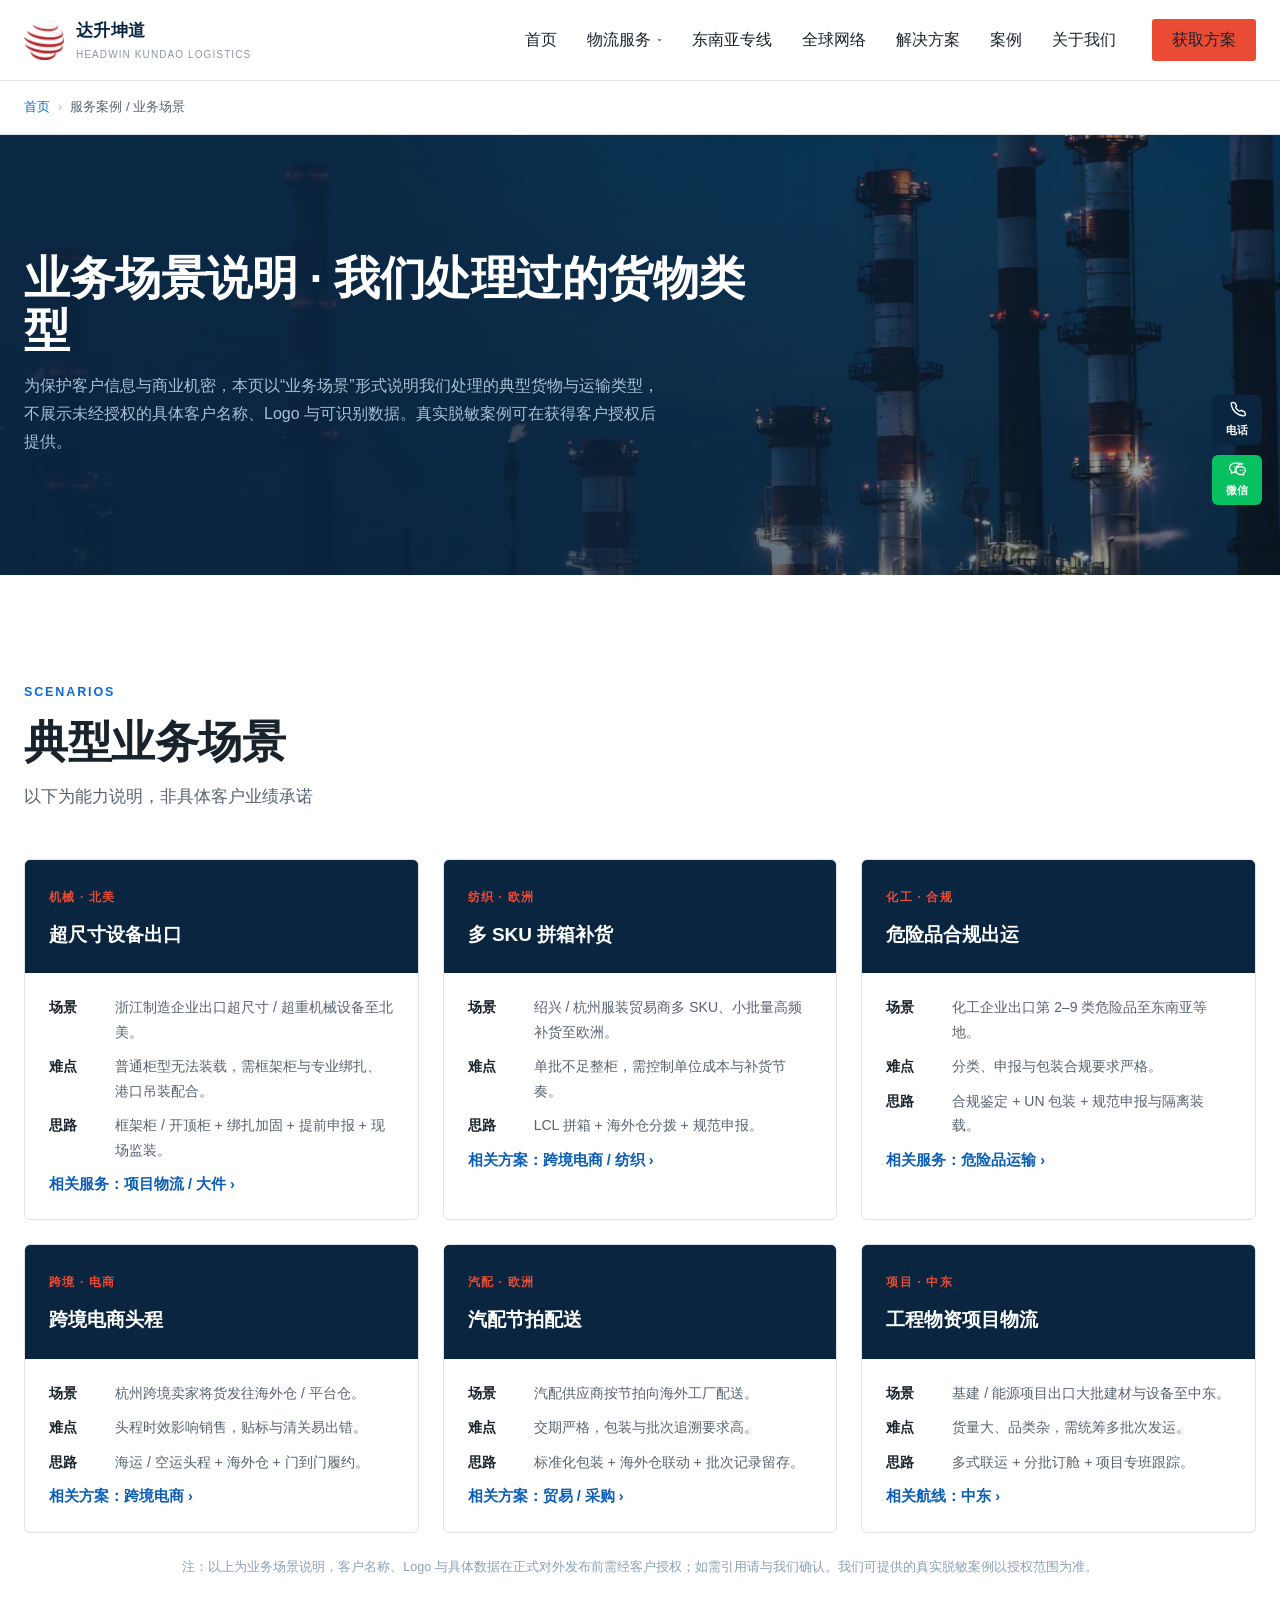
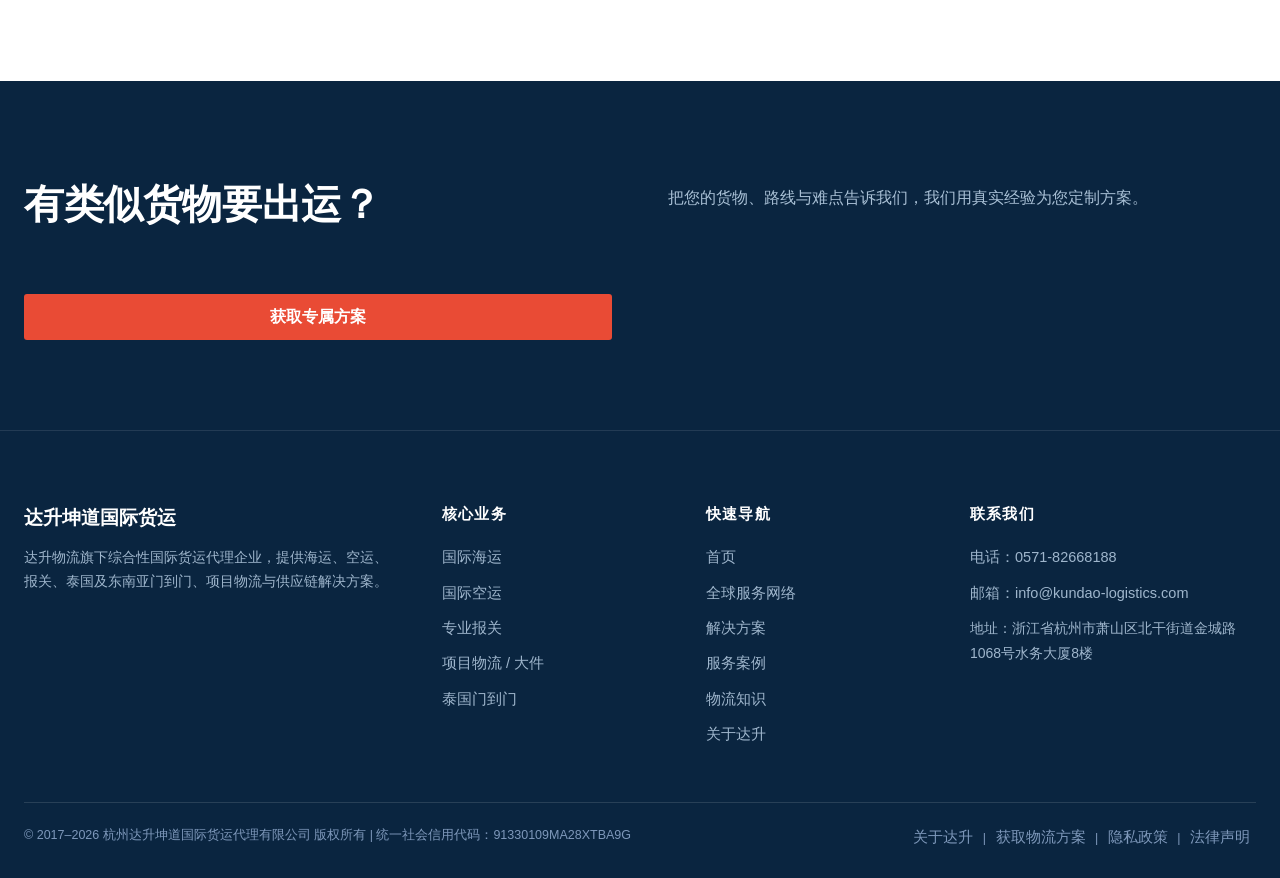
<file: cases.html>
<!DOCTYPE html>
<html lang="zh-CN">
<head>
<meta charset="UTF-8">
<meta name="viewport" content="width=device-width, initial-scale=1.0">
<title>服务案例_达升坤道处理的业务场景 | 机械/纺织/化工/跨境/项目物流</title>
<meta name="description" content="达升坤道处理的典型国际物流业务场景说明：机械设备、纺织服装、化工危险品、跨境电商、汽车零部件与项目物流。真实客户案例经授权后对外，当前以业务类型场景说明呈现。">
<meta name="keywords" content="国际物流案例,杭州项目物流,机械设备海运,跨境电商头程,危险品合规,浙江货代服务场景">
<meta name="author" content="杭州达升坤道国际货运代理有限公司">
<link rel="canonical" href="https://tydianshang.github.io/daskundao-website/cases.html">
<meta property="og:title" content="服务案例与业务场景 - 达升坤道国际货运">
<meta property="og:type" content="website">
<meta property="og:url" content="https://tydianshang.github.io/daskundao-website/cases.html">
<meta property="og:description" content="典型业务场景说明：机械、纺织、化工、跨境、汽配与项目物流。">
<link rel="stylesheet" href="css/style.css">
</head>
<body>
<!-- TODO_CONTACT_CONFIRM: 主电话 0571-82668188 沿用集团公开口径，待最终确认。 -->
<header class="nav">
  <div class="container">
    <a class="logo" href="index.html"><img class="mark-img" src="assets/logo-mark.png" alt="达升坤道 HEADWIN LOGISTICS 标志" width="40" height="40"><span class="txt"><b>达升坤道</b><span>HEADWIN KUNDAO LOGISTICS</span></span></a>
            <nav class="menu" id="menu">
      <a href="index.html">首页</a>
      <div class="has-dropdown">
        <a href="sea.html">物流服务 <span class="caret">▾</span></a>
        <div class="dropdown mega">
          <a href="sea.html"><b>国际海运</b><span>整柜 / 拼箱 / 特种柜</span></a>
          <a href="air.html"><b>国际空运</b><span>普货 / 特货 / 门到门</span></a>
          <a href="customs.html"><b>专业报关</b><span>单证预审 / 归类支持</span></a>
          <a href="sea.html#project"><b>项目物流</b><span>大件 / 特种货物运输</span></a>
        </div>
      </div>
      <a href="thailand.html">东南亚专线</a>
      <a href="routes.html">全球网络</a>
      <a href="industries.html">解决方案</a>
      <a href="cases.html" active>案例</a>
      <a href="about.html">关于我们</a>
      <a href="contact.html" class="btn btn-primary">获取方案</a>
    </nav>
    <button class="nav-toggle" id="navToggle" aria-label="菜单">☰</button>
  </div>
</header>
<div class="crumb"><div class="container"><a href="index.html">首页</a><span>›</span>服务案例 / 业务场景</div></div>

<section class="page-banner bg">
  <div class="pb-bg" aria-hidden="true"><img src="assets/img-project.webp" alt="" fetchpriority="high"></div>
  <div class="container">
    <div class="pb-copy">
          <h1>业务场景说明 · 我们处理过的货物类型</h1>
          <p>为保护客户信息与商业机密，本页以“业务场景”形式说明我们处理的典型货物与运输类型，不展示未经授权的具体客户名称、Logo 与可识别数据。真实脱敏案例可在获得客户授权后提供。</p>
  
    </div>
  </div>
</section>

<section>
  <div class="container">
    <div class="sec-head"><span class="tag">SCENARIOS</span><h2>典型业务场景</h2><p>以下为能力说明，非具体客户业绩承诺</p></div>
    <div class="grid cols-3">
      <div class="case-card"><div class="top"><span class="tag">机械 · 北美</span><h3>超尺寸设备出口</h3></div><div class="body">
        <div class="row"><b>场景</b><span>浙江制造企业出口超尺寸 / 超重机械设备至北美。</span></div>
        <div class="row"><b>难点</b><span>普通柜型无法装载，需框架柜与专业绑扎、港口吊装配合。</span></div>
        <div class="row"><b>思路</b><span>框架柜 / 开顶柜 + 绑扎加固 + 提前申报 + 现场监装。</span></div>
        <p class="desc"><a href="sea.html#project" style="color:var(--c-brand-l);font-weight:600">相关服务：项目物流 / 大件 ›</a></p>
      </div></div>
      <div class="case-card"><div class="top"><span class="tag">纺织 · 欧洲</span><h3>多 SKU 拼箱补货</h3></div><div class="body">
        <div class="row"><b>场景</b><span>绍兴 / 杭州服装贸易商多 SKU、小批量高频补货至欧洲。</span></div>
        <div class="row"><b>难点</b><span>单批不足整柜，需控制单位成本与补货节奏。</span></div>
        <div class="row"><b>思路</b><span>LCL 拼箱 + 海外仓分拨 + 规范申报。</span></div>
        <p class="desc"><a href="industries.html#cross" style="color:var(--c-brand-l);font-weight:600">相关方案：跨境电商 / 纺织 ›</a></p>
      </div></div>
      <div class="case-card"><div class="top"><span class="tag">化工 · 合规</span><h3>危险品合规出运</h3></div><div class="body">
        <div class="row"><b>场景</b><span>化工企业出口第 2–9 类危险品至东南亚等地。</span></div>
        <div class="row"><b>难点</b><span>分类、申报与包装合规要求严格。</span></div>
        <div class="row"><b>思路</b><span>合规鉴定 + UN 包装 + 规范申报与隔离装载。</span></div>
        <p class="desc"><a href="sea.html#dg" style="color:var(--c-brand-l);font-weight:600">相关服务：危险品运输 ›</a></p>
      </div></div>
      <div class="case-card"><div class="top"><span class="tag">跨境 · 电商</span><h3>跨境电商头程</h3></div><div class="body">
        <div class="row"><b>场景</b><span>杭州跨境卖家将货发往海外仓 / 平台仓。</span></div>
        <div class="row"><b>难点</b><span>头程时效影响销售，贴标与清关易出错。</span></div>
        <div class="row"><b>思路</b><span>海运 / 空运头程 + 海外仓 + 门到门履约。</span></div>
        <p class="desc"><a href="industries.html#cross" style="color:var(--c-brand-l);font-weight:600">相关方案：跨境电商 ›</a></p>
      </div></div>
      <div class="case-card"><div class="top"><span class="tag">汽配 · 欧洲</span><h3>汽配节拍配送</h3></div><div class="body">
        <div class="row"><b>场景</b><span>汽配供应商按节拍向海外工厂配送。</span></div>
        <div class="row"><b>难点</b><span>交期严格，包装与批次追溯要求高。</span></div>
        <div class="row"><b>思路</b><span>标准化包装 + 海外仓联动 + 批次记录留存。</span></div>
        <p class="desc"><a href="industries.html#trade" style="color:var(--c-brand-l);font-weight:600">相关方案：贸易 / 采购 ›</a></p>
      </div></div>
      <div class="case-card"><div class="top"><span class="tag">项目 · 中东</span><h3>工程物资项目物流</h3></div><div class="body">
        <div class="row"><b>场景</b><span>基建 / 能源项目出口大批建材与设备至中东。</span></div>
        <div class="row"><b>难点</b><span>货量大、品类杂，需统筹多批次发运。</span></div>
        <div class="row"><b>思路</b><span>多式联运 + 分批订舱 + 项目专班跟踪。</span></div>
        <p class="desc"><a href="routes.html#me" style="color:var(--c-brand-l);font-weight:600">相关航线：中东 ›</a></p>
      </div></div>
    </div>
    <p class="disclaimer" style="text-align:center;margin-top:24px;color:#8aa0b5;font-size:12.5px">注：以上为业务场景说明，客户名称、Logo 与具体数据在正式对外发布前需经客户授权；如需引用请与我们确认。我们可提供的真实脱敏案例以授权范围为准。</p>
  </div>
</section>

<section class="cta-band"><div class="container">
  <h2>有类似货物要出运？</h2>
  <p>把您的货物、路线与难点告诉我们，我们用真实经验为您定制方案。</p>
  <a href="contact.html" class="btn btn-primary" style="font-size:16px;padding:13px 34px">获取专属方案</a>
</div></section>

<footer class="footer"><div class="container">
  <div class="cols">
    <div class="brand"><b>达升坤道国际货运</b><p>达升物流旗下综合性国际货运代理企业，提供海运、空运、报关、泰国及东南亚门到门、项目物流与供应链解决方案。</p></div>
    <div><h5>核心业务</h5><a href="sea.html">国际海运</a><a href="air.html">国际空运</a><a href="customs.html">专业报关</a><a href="sea.html#project">项目物流 / 大件</a><a href="thailand.html">泰国门到门</a></div>
    <div><h5>快速导航</h5><a href="index.html">首页</a><a href="routes.html">全球服务网络</a><a href="industries.html">解决方案</a><a href="cases.html">服务案例</a><a href="knowledge.html">物流知识</a><a href="about.html">关于达升</a></div>
    <div><h5>联系我们</h5><a href="tel:0571-82668188">电话：0571-82668188</a><a href="mailto:info@kundao-logistics.com">邮箱：info@kundao-logistics.com</a><span style="font-size:14px;color:#9fb6cc;display:block;margin-top:4px">地址：浙江省杭州市萧山区北干街道金城路1068号水务大厦8楼</span></div>
  </div>
  <div class="bottom"><span>© 2017–2026 杭州达升坤道国际货运代理有限公司 版权所有 | 统一社会信用代码：91330109MA28XTBA9G</span><span><a href="about.html">关于达升</a> | <a href="contact.html">获取物流方案</a> | <a href="privacy.html">隐私政策</a> | <a href="legal.html">法律声明</a></span></div>
</div></footer>

<div class="side-cta">
  <a class="c-tel" href="tel:0571-82668188"><svg class="ico"><use href="assets/icons.svg#ic-phone"></use></svg>电话</a>
  <a class="c-wx" href="contact.html#wx"><svg class="ico"><use href="assets/icons.svg#ic-wechat"></use></svg>微信</a>
</div>
<div class="mob-cta">
  <a class="c-tel" href="tel:0571-82668188"><svg class="ico"><use href="assets/icons.svg#ic-phone"></use></svg>电话</a>
  <a class="c-wx" href="contact.html#wx"><svg class="ico"><use href="assets/icons.svg#ic-wechat"></use></svg>微信</a>
  <a class="c-q" href="contact.html"><svg class="ico"><use href="assets/icons.svg#ic-arrow"></use></svg>询价</a>
</div>
<script>document.getElementById('navToggle').addEventListener('click',function(){document.getElementById('menu').classList.toggle('open');});</script>
<script>
(function(){
  if(!('IntersectionObserver' in window))return;
  var sel='.card,.sol-card,.ind-card,.route-card,.case-card,.post,.faq,.media,.flow .step,.stats .item,.evi .ec,.net-card,.panel,.cert';
  var els=[].slice.call(document.querySelectorAll(sel));
  var vh=window.innerHeight;
  els=els.filter(function(e){var r=e.getBoundingClientRect();return r.top>vh*0.92;});
  if(!els.length)return;
  els.forEach(function(e){e.classList.add('reveal');});
  var io=new IntersectionObserver(function(en){en.forEach(function(x){if(x.isIntersecting){x.target.classList.add('in');io.unobserve(x.target);}});},{threshold:.06,rootMargin:'0px 0px -30px 0px'});
  els.forEach(function(e){io.observe(e);});
})();
</script>
</body>
</html>
</file>
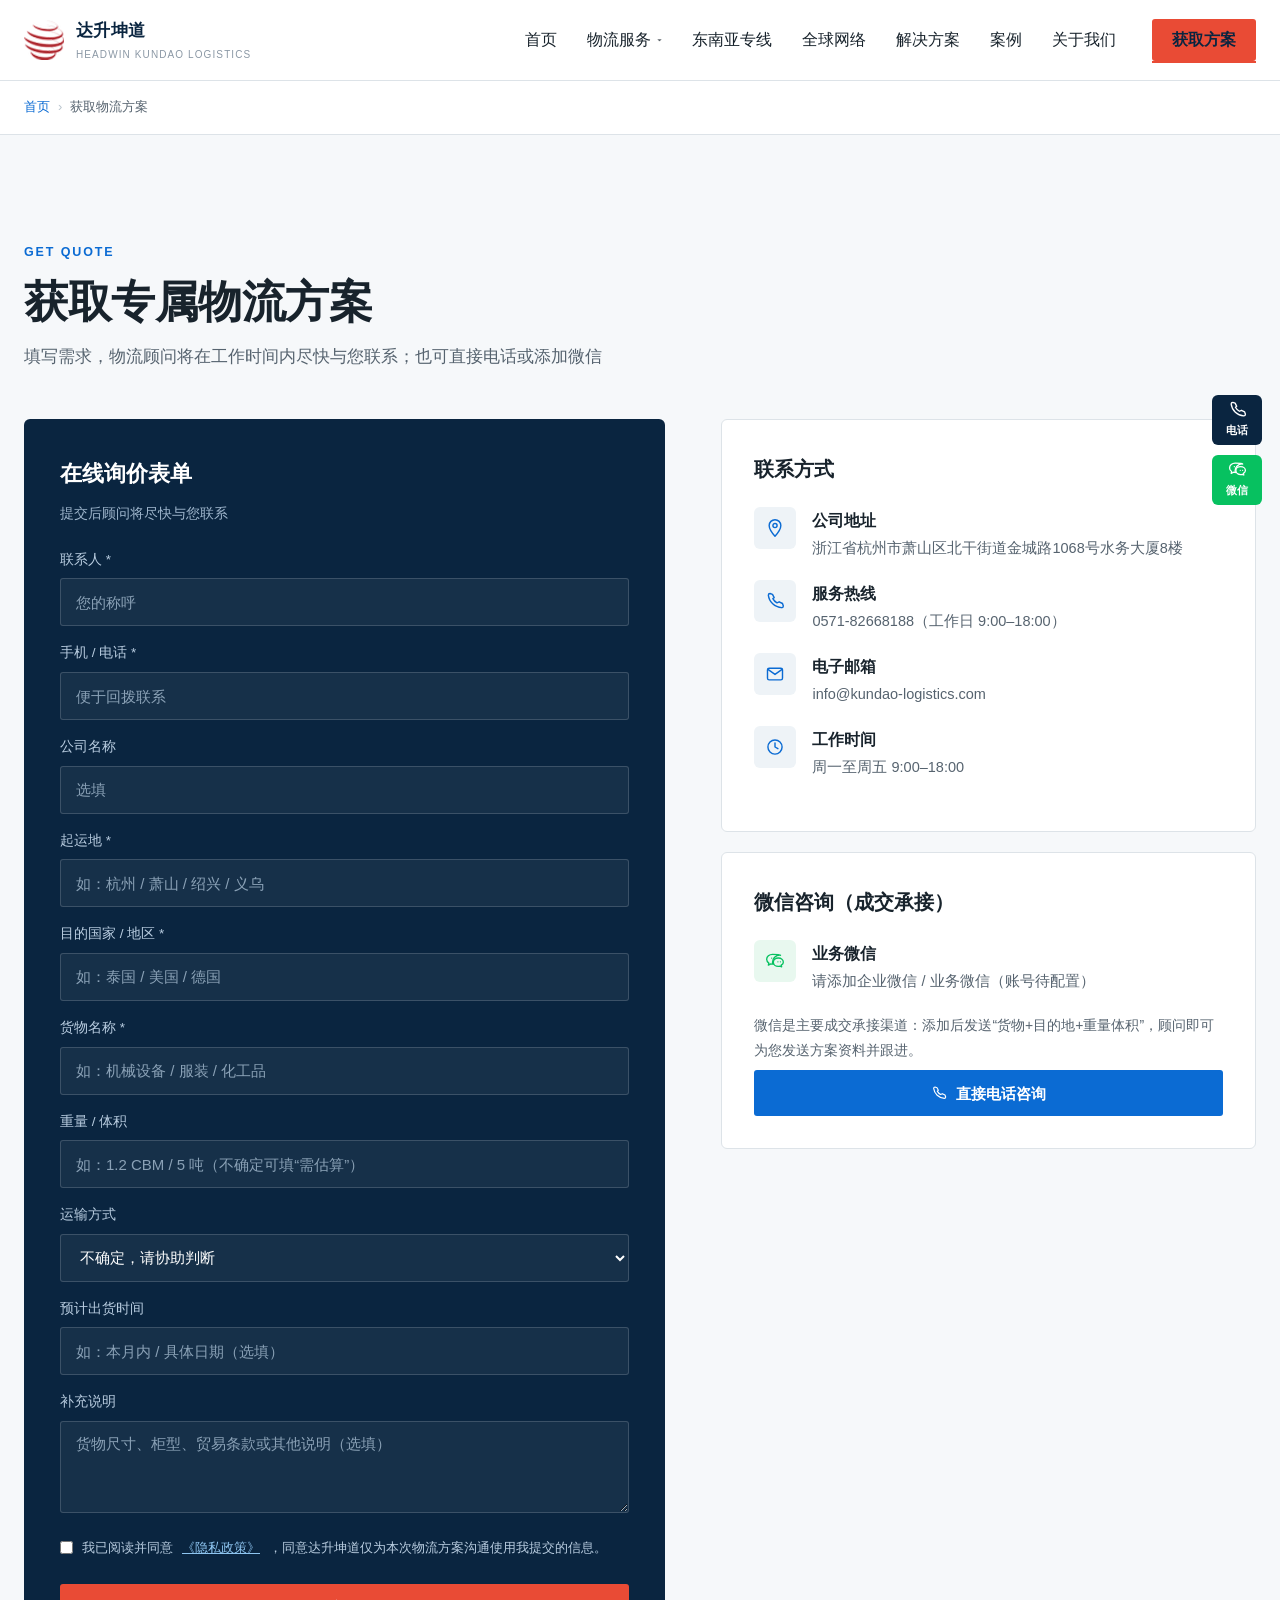
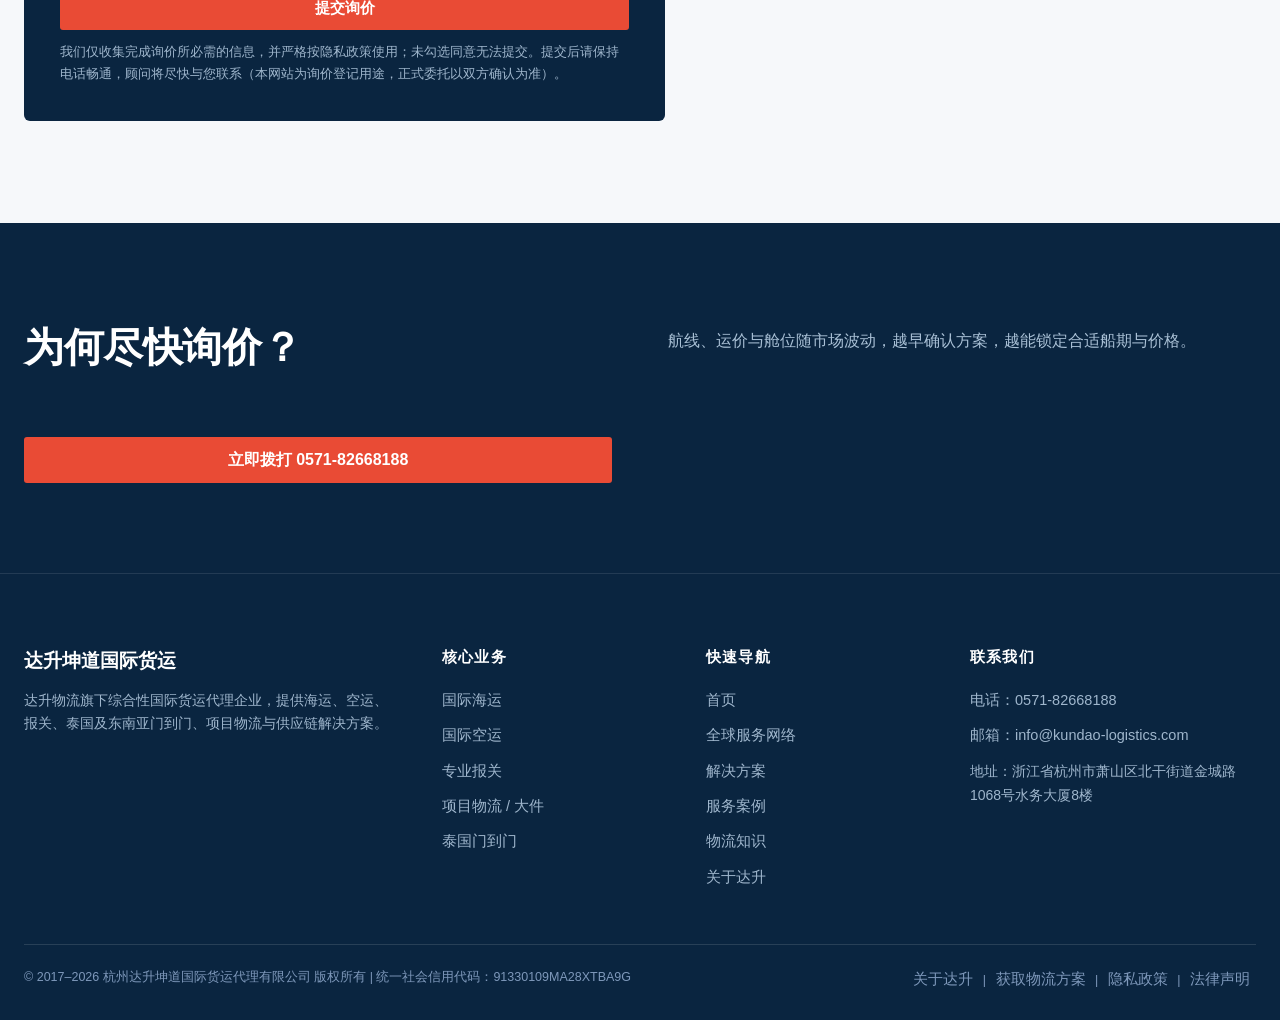
<file: contact.html>
<!DOCTYPE html>
<html lang="zh-CN">
<head>
<meta charset="UTF-8">
<meta name="viewport" content="width=device-width, initial-scale=1.0">
<title>获取物流方案_杭州达升坤道在线询价 | 电话/微信咨询</title>
<meta name="description" content="杭州达升坤道国际货运在线询价：填写货物、目的国家、重量体积与运输方式，即可获取国际海运/空运/拼箱/泰国门到门专属方案，支持电话与微信咨询。">
<meta name="keywords" content="杭州货代联系方式,萧山货运代理电话,国际物流询价,杭州国际货运代理报价,达升坤道联系">
<meta name="author" content="杭州达升坤道国际货运代理有限公司">
<link rel="canonical" href="https://tydianshang.github.io/daskundao-website/contact.html">
<meta property="og:title" content="获取物流方案 - 达升坤道国际货运">
<meta property="og:type" content="website">
<meta property="og:url" content="https://tydianshang.github.io/daskundao-website/contact.html">
<meta property="og:description" content="在线询价，获取国际海运/空运/报关/泰国门到门专属方案。">
<link rel="stylesheet" href="css/style.css">
</head>
<body>
<!-- TODO_CONTACT_CONFIRM: 主电话 0571-82668188 沿用集团公开口径，待最终确认。 -->
<header class="nav">
  <div class="container">
    <a class="logo" href="index.html"><img class="mark-img" src="assets/logo-mark.png" alt="达升坤道 HEADWIN LOGISTICS 标志" width="40" height="40"><span class="txt"><b>达升坤道</b><span>HEADWIN KUNDAO LOGISTICS</span></span></a>
            <nav class="menu" id="menu">
      <a href="index.html">首页</a>
      <div class="has-dropdown">
        <a href="sea.html">物流服务 <span class="caret">▾</span></a>
        <div class="dropdown mega">
          <a href="sea.html"><b>国际海运</b><span>整柜 / 拼箱 / 特种柜</span></a>
          <a href="air.html"><b>国际空运</b><span>普货 / 特货 / 门到门</span></a>
          <a href="customs.html"><b>专业报关</b><span>单证预审 / 归类支持</span></a>
          <a href="sea.html#project"><b>项目物流</b><span>大件 / 特种货物运输</span></a>
        </div>
      </div>
      <a href="thailand.html">东南亚专线</a>
      <a href="routes.html">全球网络</a>
      <a href="industries.html">解决方案</a>
      <a href="cases.html">案例</a>
      <a href="about.html">关于我们</a>
      <a href="contact.html" class="btn btn-primary active">获取方案</a>
    </nav>
    <button class="nav-toggle" id="navToggle" aria-label="菜单">☰</button>
  </div>
</header>
<div class="crumb"><div class="container"><a href="index.html">首页</a><span>›</span>获取物流方案</div></div>

<section class="contact" style="background:var(--c-bg)">
  <div class="container">
    <div class="sec-head"><span class="tag">GET QUOTE</span><h1>获取专属物流方案</h1><p>填写需求，物流顾问将在工作时间内尽快与您联系；也可直接电话或添加微信</p></div>
    <div class="wrap-2" style="grid-template-columns:1.2fr 1fr;align-items:start">
      <div class="form-box">
        <h3>在线询价表单</h3>
        <p class="sub">提交后顾问将尽快与您联系</p>
        <div class="form-ok" id="formOk">✓ 已收到您的需求，顾问将尽快与您联系！</div>
        <form id="quoteForm" onsubmit="return submitQuote(this)">
          <div class="field"><label>联系人 *</label><input type="text" name="name" placeholder="您的称呼" required></div>
          <div class="field"><label>手机 / 电话 *</label><input type="text" name="tel" placeholder="便于回拨联系" required></div>
          <div class="field"><label>公司名称</label><input type="text" name="company" placeholder="选填"></div>
          <div class="field"><label>起运地 *</label><input type="text" name="origin" placeholder="如：杭州 / 萧山 / 绍兴 / 义乌" required></div>
          <div class="field"><label>目的国家 / 地区 *</label><input type="text" name="dest" placeholder="如：泰国 / 美国 / 德国" required></div>
          <div class="field"><label>货物名称 *</label><input type="text" name="cargo" placeholder="如：机械设备 / 服装 / 化工品" required></div>
          <div class="field"><label>重量 / 体积</label><input type="text" name="weight" placeholder="如：1.2 CBM / 5 吨（不确定可填“需估算”）"></div>
          <div class="field"><label>运输方式</label>
            <select name="mode"><option>不确定，请协助判断</option><option>国际海运（整柜 FCL）</option><option>国际海运（拼箱 LCL）</option><option>国际空运</option><option>泰国 / 东南亚门到门</option><option>项目物流 / 大件</option><option>报关 / 关务</option><option>危险品 / 特殊货物</option></select>
          </div>
          <div class="field"><label>预计出货时间</label><input type="text" name="etd" placeholder="如：本月内 / 具体日期（选填）"></div>
          <div class="field"><label>补充说明</label><textarea name="note" placeholder="货物尺寸、柜型、贸易条款或其他说明（选填）"></textarea></div>
          <label class="agree"><input type="checkbox" id="agree" required> 我已阅读并同意<a href="privacy.html">《隐私政策》</a>，同意达升坤道仅为本次物流方案沟通使用我提交的信息。</label>
          <button class="btn btn-primary" type="submit">提交询价</button>
          <p class="form-note">我们仅收集完成询价所必需的信息，并严格按隐私政策使用；未勾选同意无法提交。提交后请保持电话畅通，顾问将尽快与您联系（本网站为询价登记用途，正式委托以双方确认为准）。</p>
        </form>
      </div>

      <div>
        <div class="info-box" style="margin-bottom:20px">
          <h3>联系方式</h3>
          <div class="info-row"><div class="ic"><svg class="ico"><use href="assets/icons.svg#ic-location"></use></svg></div><div class="t"><b>公司地址</b><span>浙江省杭州市萧山区北干街道金城路1068号水务大厦8楼</span></div></div>
          <div class="info-row"><div class="ic"><svg class="ico"><use href="assets/icons.svg#ic-phone"></use></svg></div><div class="t"><b>服务热线</b><span>0571-82668188（工作日 9:00–18:00）</span></div></div>
          <div class="info-row"><div class="ic"><svg class="ico"><use href="assets/icons.svg#ic-mail"></use></svg></div><div class="t"><b>电子邮箱</b><span>info@kundao-logistics.com</span></div></div>
          <div class="info-row"><div class="ic"><svg class="ico"><use href="assets/icons.svg#ic-clock"></use></svg></div><div class="t"><b>工作时间</b><span>周一至周五 9:00–18:00</span></div></div>
        </div>
        <div class="info-box" id="wx">
          <h3>微信咨询（成交承接）</h3>
          <div class="info-row"><div class="ic" style="background:#e8f8ef;color:#07c160"><svg class="ico"><use href="assets/icons.svg#ic-wechat"></use></svg></div><div class="t"><b>业务微信</b><span>请添加企业微信 / 业务微信（账号待配置）</span></div></div>
          <p class="muted" style="font-size:14px">微信是主要成交承接渠道：添加后发送“货物+目的地+重量体积”，顾问即可为您发送方案资料并跟进。</p>
          <a href="tel:0571-82668188" class="btn btn-brand" style="margin-top:8px;width:100%"><svg class="ico" style="width:16px;height:16px;vertical-align:-3px"><use href="assets/icons.svg#ic-phone"></use></svg> 直接电话咨询</a>
        </div>
      </div>
    </div>
  </div>
</section>

<section class="cta-band"><div class="container">
  <h2>为何尽快询价？</h2>
  <p>航线、运价与舱位随市场波动，越早确认方案，越能锁定合适船期与价格。</p>
  <a href="tel:0571-82668188" class="btn btn-primary" style="font-size:16px;padding:13px 34px">立即拨打 0571-82668188</a>
</div></section>

<footer class="footer"><div class="container">
  <div class="cols">
    <div class="brand"><b>达升坤道国际货运</b><p>达升物流旗下综合性国际货运代理企业，提供海运、空运、报关、泰国及东南亚门到门、项目物流与供应链解决方案。</p></div>
    <div><h5>核心业务</h5><a href="sea.html">国际海运</a><a href="air.html">国际空运</a><a href="customs.html">专业报关</a><a href="sea.html#project">项目物流 / 大件</a><a href="thailand.html">泰国门到门</a></div>
    <div><h5>快速导航</h5><a href="index.html">首页</a><a href="routes.html">全球服务网络</a><a href="industries.html">解决方案</a><a href="cases.html">服务案例</a><a href="knowledge.html">物流知识</a><a href="about.html">关于达升</a></div>
    <div><h5>联系我们</h5><a href="tel:0571-82668188">电话：0571-82668188</a><a href="mailto:info@kundao-logistics.com">邮箱：info@kundao-logistics.com</a><span style="font-size:14px;color:#9fb6cc;display:block;margin-top:4px">地址：浙江省杭州市萧山区北干街道金城路1068号水务大厦8楼</span></div>
  </div>
  <div class="bottom"><span>© 2017–2026 杭州达升坤道国际货运代理有限公司 版权所有 | 统一社会信用代码：91330109MA28XTBA9G</span><span><a href="about.html">关于达升</a> | <a href="contact.html">获取物流方案</a> | <a href="privacy.html">隐私政策</a> | <a href="legal.html">法律声明</a></span></div>
</div></footer>

<div class="side-cta">
  <a class="c-tel" href="tel:0571-82668188"><svg class="ico"><use href="assets/icons.svg#ic-phone"></use></svg>电话</a>
  <a class="c-wx" href="#wx"><svg class="ico"><use href="assets/icons.svg#ic-wechat"></use></svg>微信</a>
</div>
<div class="mob-cta">
  <a class="c-tel" href="tel:0571-82668188"><svg class="ico"><use href="assets/icons.svg#ic-phone"></use></svg>电话</a>
  <a class="c-wx" href="#wx"><svg class="ico"><use href="assets/icons.svg#ic-wechat"></use></svg>微信</a>
  <a class="c-q" href="contact.html"><svg class="ico"><use href="assets/icons.svg#ic-arrow"></use></svg>询价</a>
</div>
<script>
document.getElementById('navToggle').addEventListener('click',function(){document.getElementById('menu').classList.toggle('open');});
function submitQuote(f){ if(!f.agree.checked){alert('请先阅读并勾选隐私政策同意项');return false;} document.getElementById('formOk').style.display='block'; f.reset(); return false; }
</script>
<script>
(function(){
  if(!('IntersectionObserver' in window))return;
  var sel='.card,.sol-card,.ind-card,.route-card,.case-card,.post,.faq,.media,.flow .step,.stats .item,.evi .ec,.net-card,.panel,.cert';
  var els=[].slice.call(document.querySelectorAll(sel));
  var vh=window.innerHeight;
  els=els.filter(function(e){var r=e.getBoundingClientRect();return r.top>vh*0.92;});
  if(!els.length)return;
  els.forEach(function(e){e.classList.add('reveal');});
  var io=new IntersectionObserver(function(en){en.forEach(function(x){if(x.isIntersecting){x.target.classList.add('in');io.unobserve(x.target);}});},{threshold:.06,rootMargin:'0px 0px -30px 0px'});
  els.forEach(function(e){io.observe(e);});
})();
</script>
</body>
</html>
</file>
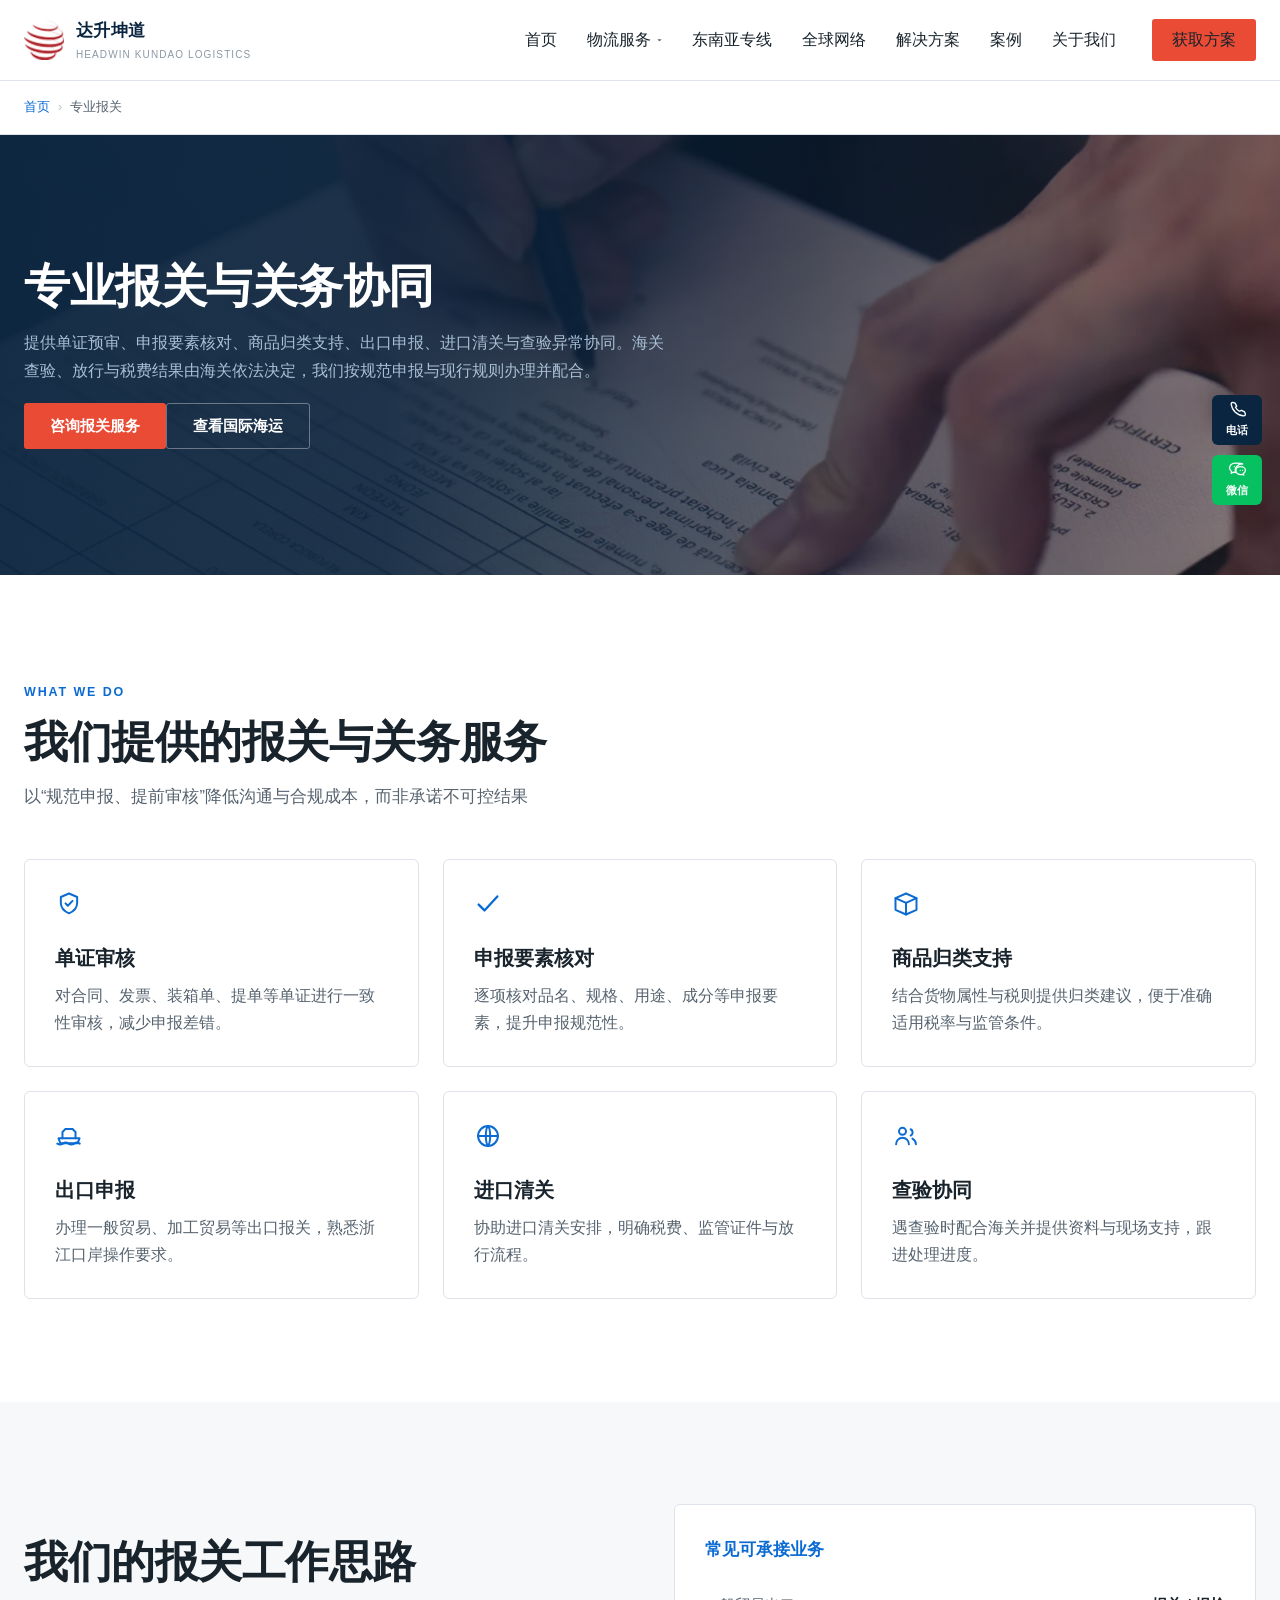
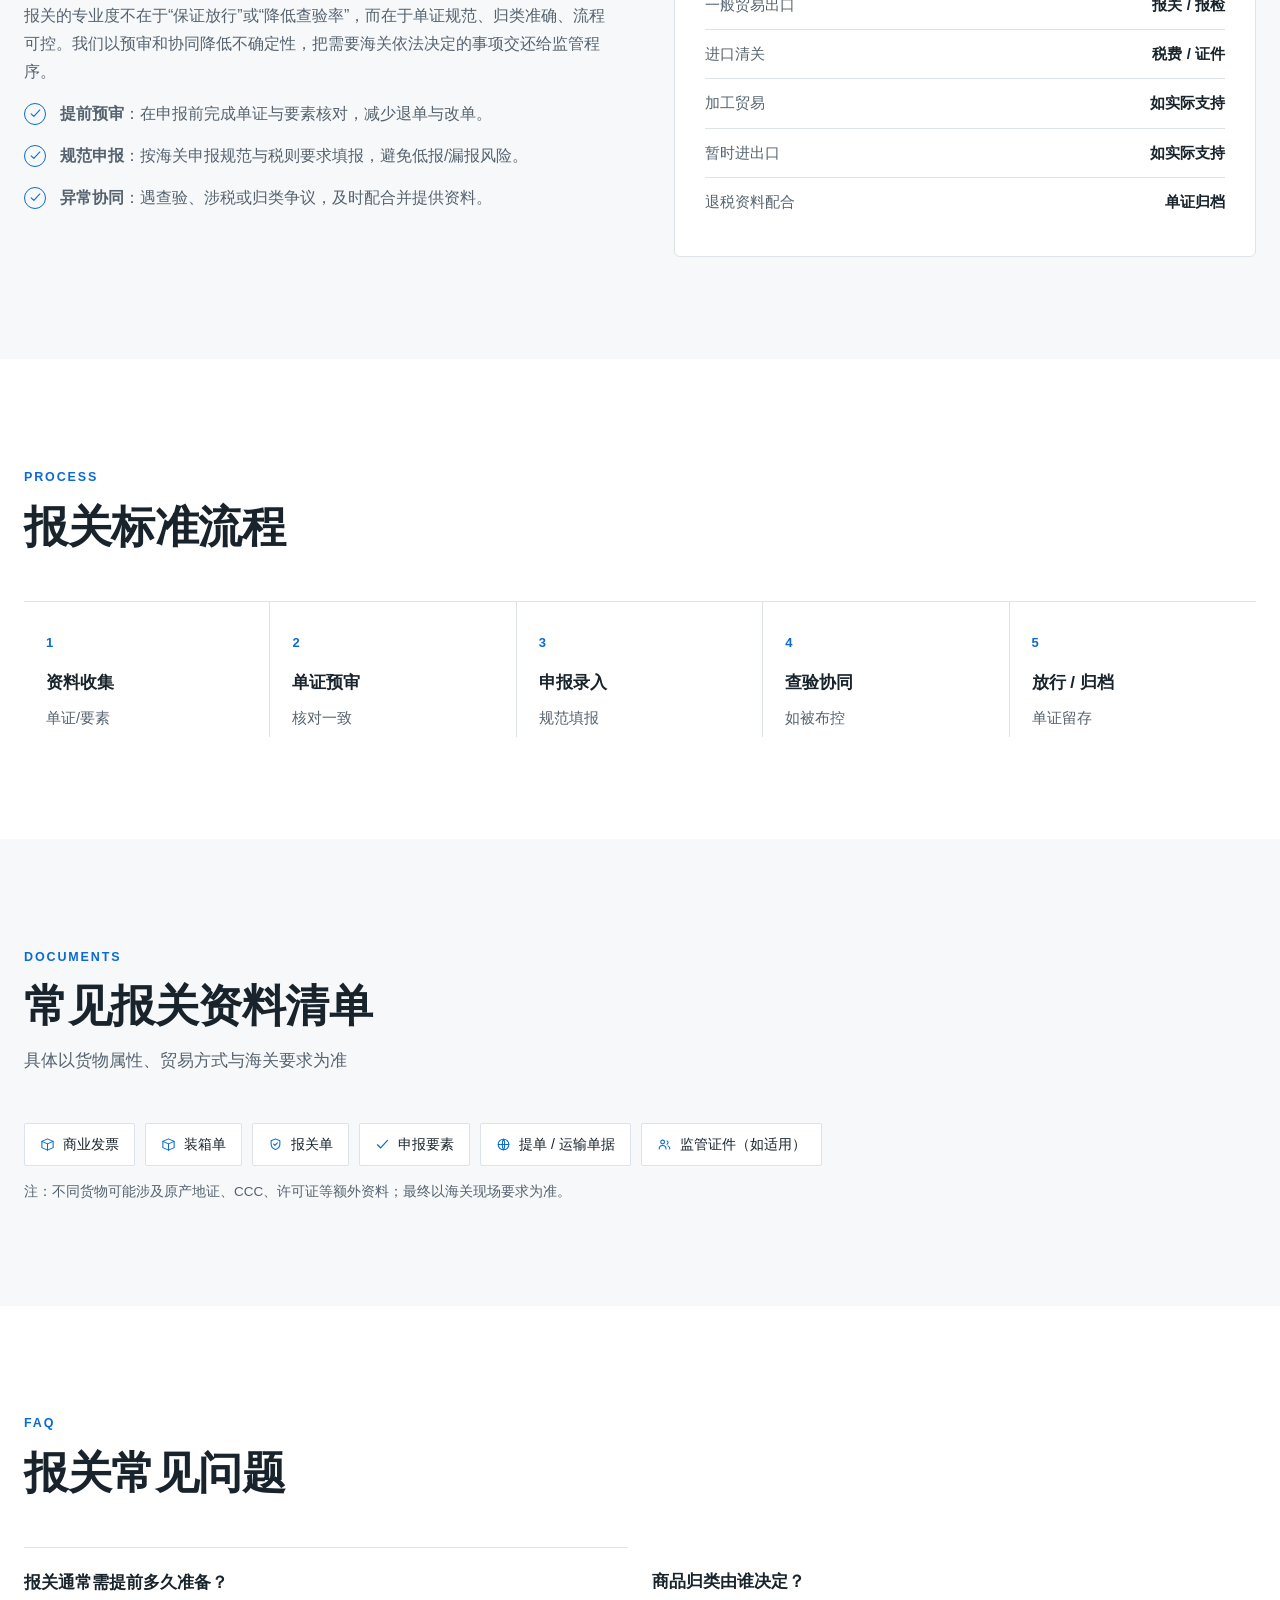
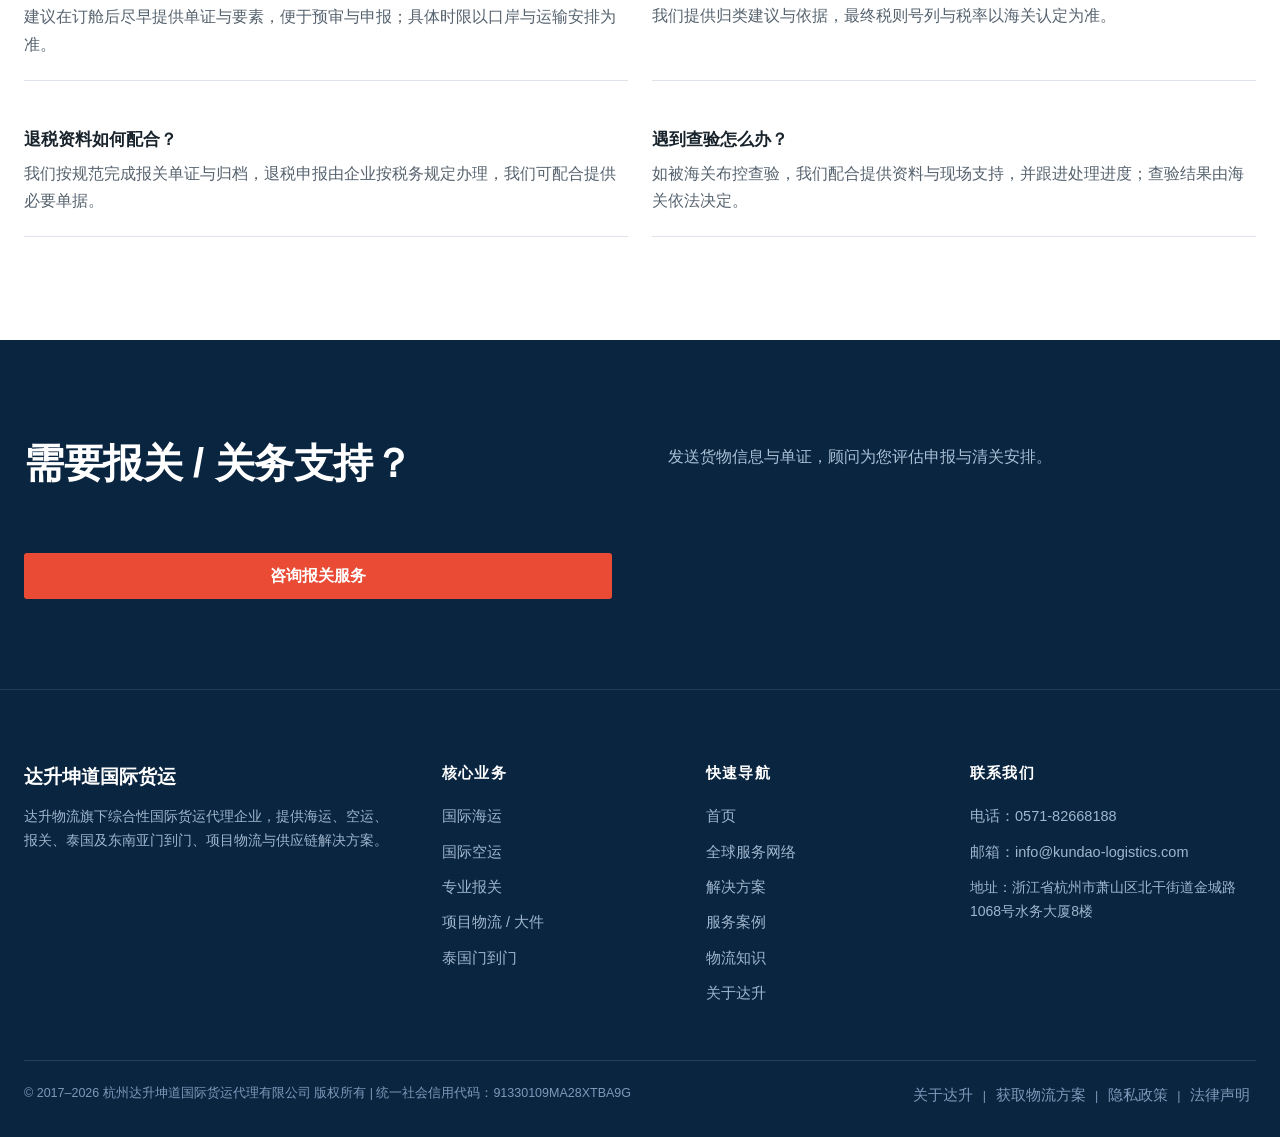
<file: customs.html>
<!DOCTYPE html>
<html lang="zh-CN">
<head>
<meta charset="UTF-8">
<meta name="viewport" content="width=device-width, initial-scale=1.0">
<title>专业报关_杭州报关公司_单证预审·归类支持·规范申报 | 达升坤道</title>
<meta name="description" content="杭州达升坤道专业报关与关务协同：单证审核、申报要素核对、商品归类支持、出口申报、进口清关与查验异常协同。不承诺海关结果，按规范申报与现行规则办理。">
<meta name="keywords" content="杭州报关公司,杭州出口报关,杭州进口清关,商品归类,单证预审,关务协同,浙江报关行">
<meta name="author" content="杭州达升坤道国际货运代理有限公司">
<link rel="canonical" href="https://tydianshang.github.io/daskundao-website/customs.html">
<meta property="og:title" content="专业报关与关务协同 | 达升坤道">
<meta property="og:type" content="website">
<meta property="og:url" content="https://tydianshang.github.io/daskundao-website/customs.html">
<meta property="og:description" content="单证审核、归类支持、出口申报、进口清关与查验协同。">
<link rel="stylesheet" href="css/style.css">
<script type="application/ld+json">
{"@context":"https://schema.org","@type":"Service","serviceType":"报关与关务","provider":{"@type":"Organization","name":"杭州达升坤道国际货运代理有限公司"}}
</script>
</head>
<body>
<!-- TODO_CONTACT_CONFIRM: 主电话 0571-82668188 沿用集团公开口径，待最终确认。 -->
<header class="nav">
  <div class="container">
    <a class="logo" href="index.html"><img class="mark-img" src="assets/logo-mark.png" alt="达升坤道 HEADWIN LOGISTICS 标志" width="40" height="40"><span class="txt"><b>达升坤道</b><span>HEADWIN KUNDAO LOGISTICS</span></span></a>
            <nav class="menu" id="menu">
      <a href="index.html">首页</a>
      <div class="has-dropdown">
        <a href="sea.html">物流服务 <span class="caret">▾</span></a>
        <div class="dropdown mega">
          <a href="sea.html"><b>国际海运</b><span>整柜 / 拼箱 / 特种柜</span></a>
          <a href="air.html"><b>国际空运</b><span>普货 / 特货 / 门到门</span></a>
          <a href="customs.html"><b>专业报关</b><span>单证预审 / 归类支持</span></a>
          <a href="sea.html#project"><b>项目物流</b><span>大件 / 特种货物运输</span></a>
        </div>
      </div>
      <a href="thailand.html">东南亚专线</a>
      <a href="routes.html">全球网络</a>
      <a href="industries.html">解决方案</a>
      <a href="cases.html">案例</a>
      <a href="about.html">关于我们</a>
      <a href="contact.html" class="btn btn-primary">获取方案</a>
    </nav>
    <button class="nav-toggle" id="navToggle" aria-label="菜单">☰</button>
  </div>
</header>
<div class="crumb"><div class="container"><a href="index.html">首页</a><span>›</span>专业报关</div></div>

<section class="page-banner bg">
  <div class="pb-bg" aria-hidden="true"><img src="assets/img-customs.webp" alt="" fetchpriority="high"></div>
  <div class="container">
    <div class="pb-copy">
          <h1>专业报关与关务协同</h1>
          <p>提供单证预审、申报要素核对、商品归类支持、出口申报、进口清关与查验异常协同。海关查验、放行与税费结果由海关依法决定，我们按规范申报与现行规则办理并配合。</p>
          <div class="cta" style="margin-top:18px"><a href="contact.html" class="btn btn-primary">咨询报关服务</a><a href="sea.html" class="btn btn-ghost-w">查看国际海运</a></div>
  
    </div>
  </div>
</section>

<section>
  <div class="container">
    <div class="sec-head"><span class="tag">WHAT WE DO</span><h2>我们提供的报关与关务服务</h2><p>以“规范申报、提前审核”降低沟通与合规成本，而非承诺不可控结果</p></div>
    <div class="grid cols-3">
      <div class="card"><div class="ic"><svg class="ico"><use href="assets/icons.svg#ic-customs"></use></svg></div><h3>单证审核</h3><p>对合同、发票、装箱单、提单等单证进行一致性审核，减少申报差错。</p></div>
      <div class="card"><div class="ic"><svg class="ico"><use href="assets/icons.svg#ic-check"></use></svg></div><h3>申报要素核对</h3><p>逐项核对品名、规格、用途、成分等申报要素，提升申报规范性。</p></div>
      <div class="card"><div class="ic"><svg class="ico"><use href="assets/icons.svg#ic-trade"></use></svg></div><h3>商品归类支持</h3><p>结合货物属性与税则提供归类建议，便于准确适用税率与监管条件。</p></div>
      <div class="card"><div class="ic"><svg class="ico"><use href="assets/icons.svg#ic-ocean"></use></svg></div><h3>出口申报</h3><p>办理一般贸易、加工贸易等出口报关，熟悉浙江口岸操作要求。</p></div>
      <div class="card"><div class="ic"><svg class="ico"><use href="assets/icons.svg#ic-global"></use></svg></div><h3>进口清关</h3><p>协助进口清关安排，明确税费、监管证件与放行流程。</p></div>
      <div class="card"><div class="ic"><svg class="ico"><use href="assets/icons.svg#ic-team"></use></svg></div><h3>查验协同</h3><p>遇查验时配合海关并提供资料与现场支持，跟进处理进度。</p></div>
    </div>
  </div>
</section>

<section style="background:var(--c-bg)">
  <div class="container">
    <div class="wrap-2">
      <div>
        <h2 class="h2">我们的报关工作思路</h2>
        <p class="muted" style="margin:14px 0">报关的专业度不在于“保证放行”或“降低查验率”，而在于单证规范、归类准确、流程可控。我们以预审和协同降低不确定性，把需要海关依法决定的事项交还给监管程序。</p>
        <div class="feature"><span class="dot"><svg class="ico"><use href="assets/icons.svg#ic-check"></use></svg></span><div><b>提前预审</b>：在申报前完成单证与要素核对，减少退单与改单。</div></div>
        <div class="feature"><span class="dot"><svg class="ico"><use href="assets/icons.svg#ic-check"></use></svg></span><div><b>规范申报</b>：按海关申报规范与税则要求填报，避免低报/漏报风险。</div></div>
        <div class="feature"><span class="dot"><svg class="ico"><use href="assets/icons.svg#ic-check"></use></svg></span><div><b>异常协同</b>：遇查验、涉税或归类争议，及时配合并提供资料。</div></div>
      </div>
      <div class="panel"><h4>常见可承接业务</h4>
        <ul>
          <li><span>一般贸易出口</span><b>报关 / 报检</b></li>
          <li><span>进口清关</span><b>税费 / 证件</b></li>
          <li><span>加工贸易</span><b>如实际支持</b></li>
          <li><span>暂时进出口</span><b>如实际支持</b></li>
          <li><span>退税资料配合</span><b>单证归档</b></li>
        </ul>
      </div>
    </div>
  </div>
</section>

<section>
  <div class="container">
    <div class="sec-head"><span class="tag">PROCESS</span><h2>报关标准流程</h2></div>
    <div class="flow">
      <div class="step"><div class="n">1</div><b>资料收集</b><span>单证/要素</span></div>
      <div class="step"><div class="n">2</div><b>单证预审</b><span>核对一致</span></div>
      <div class="step"><div class="n">3</div><b>申报录入</b><span>规范填报</span></div>
      <div class="step"><div class="n">4</div><b>查验协同</b><span>如被布控</span></div>
      <div class="step"><div class="n">5</div><b>放行 / 归档</b><span>单证留存</span></div>
    </div>
  </div>
</section>

<section style="background:var(--c-bg)">
  <div class="container">
    <div class="sec-head"><span class="tag">DOCUMENTS</span><h2>常见报关资料清单</h2><p>具体以货物属性、贸易方式与海关要求为准</p></div>
    <ul class="pill-list">
      <li><svg class="ico"><use href="assets/icons.svg#ic-trade"></use></svg>商业发票</li>
      <li><svg class="ico"><use href="assets/icons.svg#ic-trade"></use></svg>装箱单</li>
      <li><svg class="ico"><use href="assets/icons.svg#ic-customs"></use></svg>报关单</li>
      <li><svg class="ico"><use href="assets/icons.svg#ic-check"></use></svg>申报要素</li>
      <li><svg class="ico"><use href="assets/icons.svg#ic-global"></use></svg>提单 / 运输单据</li>
      <li><svg class="ico"><use href="assets/icons.svg#ic-team"></use></svg>监管证件（如适用）</li>
    </ul>
    <p class="muted" style="font-size:13.5px;margin-top:14px">注：不同货物可能涉及原产地证、CCC、许可证等额外资料；最终以海关现场要求为准。</p>
  </div>
</section>

<section>
  <div class="container">
    <div class="sec-head"><span class="tag">FAQ</span><h2>报关常见问题</h2></div>
    <div class="grid cols-2">
      <div class="faq"><h4>报关通常需提前多久准备？</h4><p>建议在订舱后尽早提供单证与要素，便于预审与申报；具体时限以口岸与运输安排为准。</p></div>
      <div class="faq"><h4>商品归类由谁决定？</h4><p>我们提供归类建议与依据，最终税则号列与税率以海关认定为准。</p></div>
      <div class="faq"><h4>退税资料如何配合？</h4><p>我们按规范完成报关单证与归档，退税申报由企业按税务规定办理，我们可配合提供必要单据。</p></div>
      <div class="faq"><h4>遇到查验怎么办？</h4><p>如被海关布控查验，我们配合提供资料与现场支持，并跟进处理进度；查验结果由海关依法决定。</p></div>
    </div>
  </div>
</section>

<section class="cta-band"><div class="container">
  <h2>需要报关 / 关务支持？</h2>
  <p>发送货物信息与单证，顾问为您评估申报与清关安排。</p>
  <a href="contact.html" class="btn btn-primary" style="font-size:16px;padding:13px 34px">咨询报关服务</a>
</div></section>

<footer class="footer"><div class="container">
  <div class="cols">
    <div class="brand"><b>达升坤道国际货运</b><p>达升物流旗下综合性国际货运代理企业，提供海运、空运、报关、泰国及东南亚门到门、项目物流与供应链解决方案。</p></div>
    <div><h5>核心业务</h5><a href="sea.html">国际海运</a><a href="air.html">国际空运</a><a href="customs.html">专业报关</a><a href="sea.html#project">项目物流 / 大件</a><a href="thailand.html">泰国门到门</a></div>
    <div><h5>快速导航</h5><a href="index.html">首页</a><a href="routes.html">全球服务网络</a><a href="industries.html">解决方案</a><a href="cases.html">服务案例</a><a href="knowledge.html">物流知识</a><a href="about.html">关于达升</a></div>
    <div><h5>联系我们</h5><a href="tel:0571-82668188">电话：0571-82668188</a><a href="mailto:info@kundao-logistics.com">邮箱：info@kundao-logistics.com</a><span style="font-size:14px;color:#9fb6cc;display:block;margin-top:4px">地址：浙江省杭州市萧山区北干街道金城路1068号水务大厦8楼</span></div>
  </div>
  <div class="bottom"><span>© 2017–2026 杭州达升坤道国际货运代理有限公司 版权所有 | 统一社会信用代码：91330109MA28XTBA9G</span><span><a href="about.html">关于达升</a> | <a href="contact.html">获取物流方案</a> | <a href="privacy.html">隐私政策</a> | <a href="legal.html">法律声明</a></span></div>
</div></footer>

<div class="side-cta">
  <a class="c-tel" href="tel:0571-82668188"><svg class="ico"><use href="assets/icons.svg#ic-phone"></use></svg>电话</a>
  <a class="c-wx" href="contact.html#wx"><svg class="ico"><use href="assets/icons.svg#ic-wechat"></use></svg>微信</a>
</div>
<div class="mob-cta">
  <a class="c-tel" href="tel:0571-82668188"><svg class="ico"><use href="assets/icons.svg#ic-phone"></use></svg>电话</a>
  <a class="c-wx" href="contact.html#wx"><svg class="ico"><use href="assets/icons.svg#ic-wechat"></use></svg>微信</a>
  <a class="c-q" href="contact.html"><svg class="ico"><use href="assets/icons.svg#ic-arrow"></use></svg>询价</a>
</div>
<script>document.getElementById('navToggle').addEventListener('click',function(){document.getElementById('menu').classList.toggle('open');});</script>
<script>
(function(){
  if(!('IntersectionObserver' in window))return;
  var sel='.card,.sol-card,.ind-card,.route-card,.case-card,.post,.faq,.media,.flow .step,.stats .item,.evi .ec,.net-card,.panel,.cert';
  var els=[].slice.call(document.querySelectorAll(sel));
  var vh=window.innerHeight;
  els=els.filter(function(e){var r=e.getBoundingClientRect();return r.top>vh*0.92;});
  if(!els.length)return;
  els.forEach(function(e){e.classList.add('reveal');});
  var io=new IntersectionObserver(function(en){en.forEach(function(x){if(x.isIntersecting){x.target.classList.add('in');io.unobserve(x.target);}});},{threshold:.06,rootMargin:'0px 0px -30px 0px'});
  els.forEach(function(e){io.observe(e);});
})();
</script>
</body>
</html>
</file>
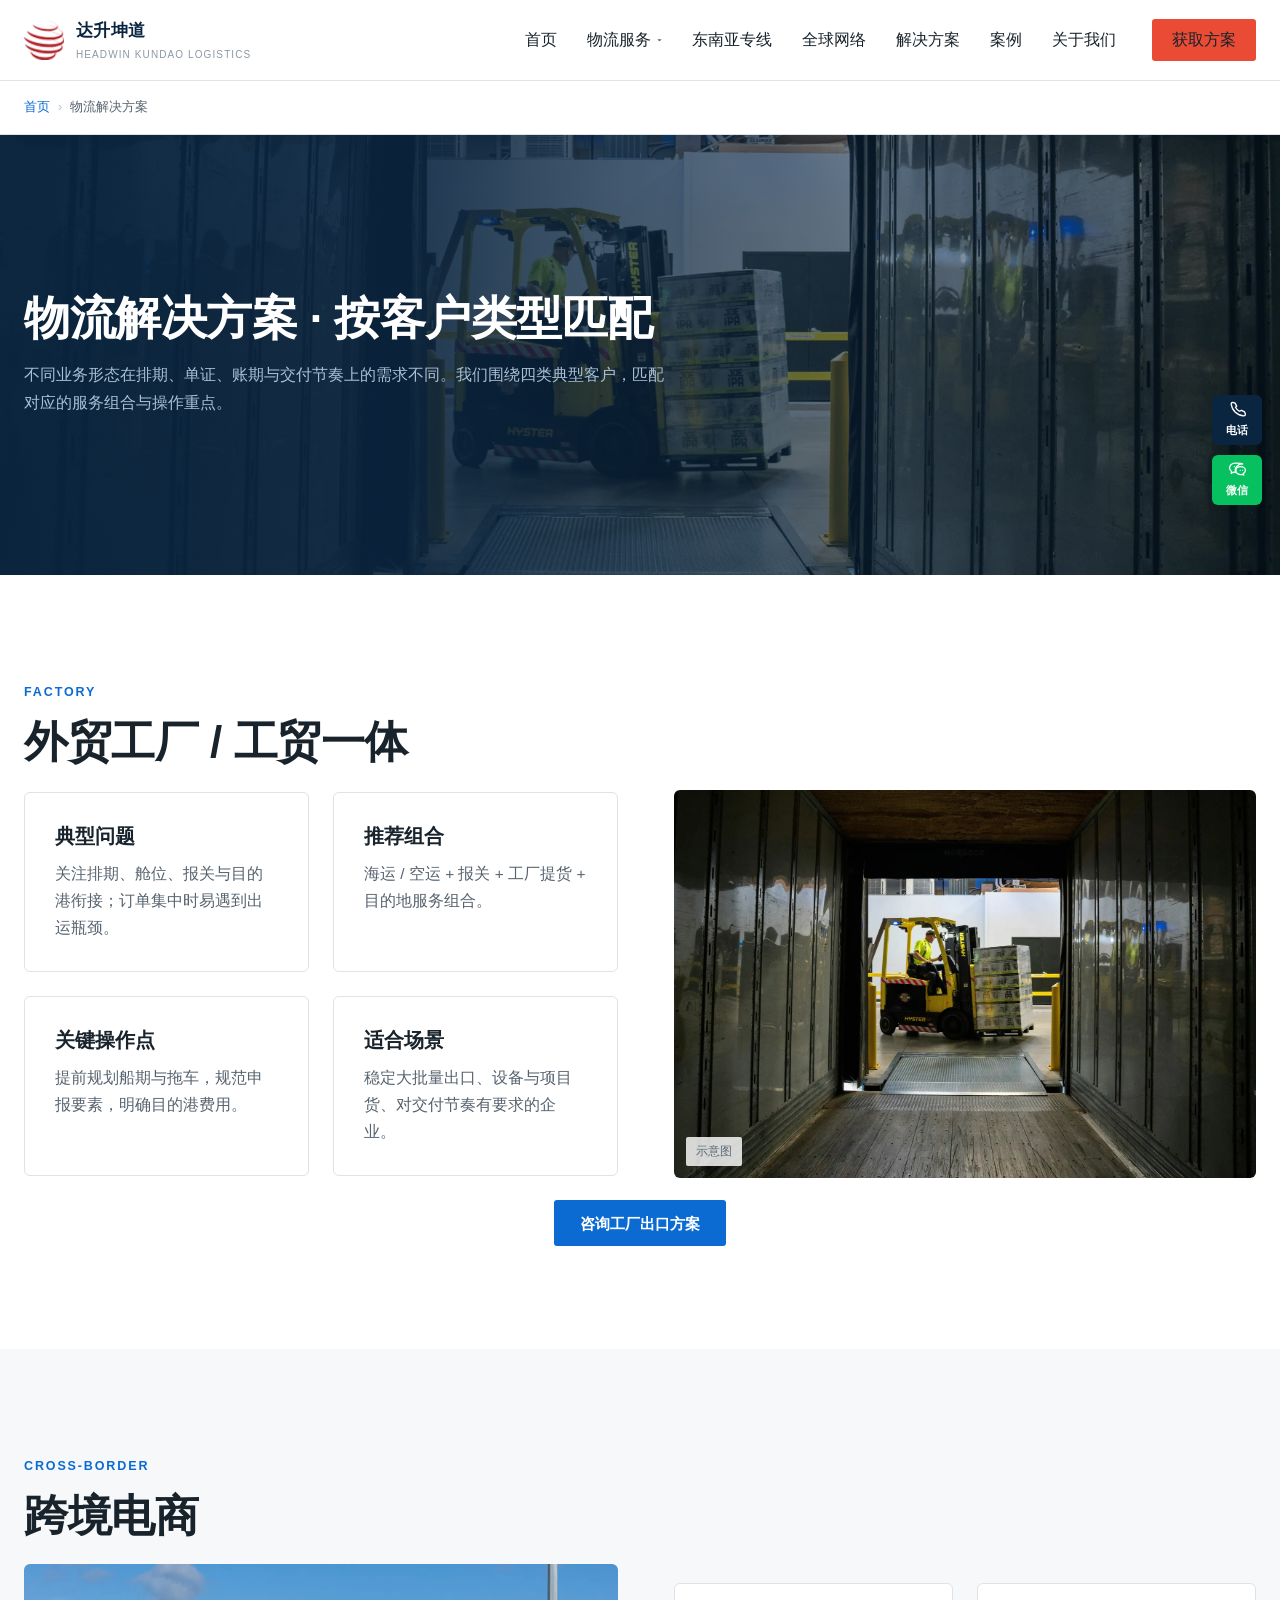
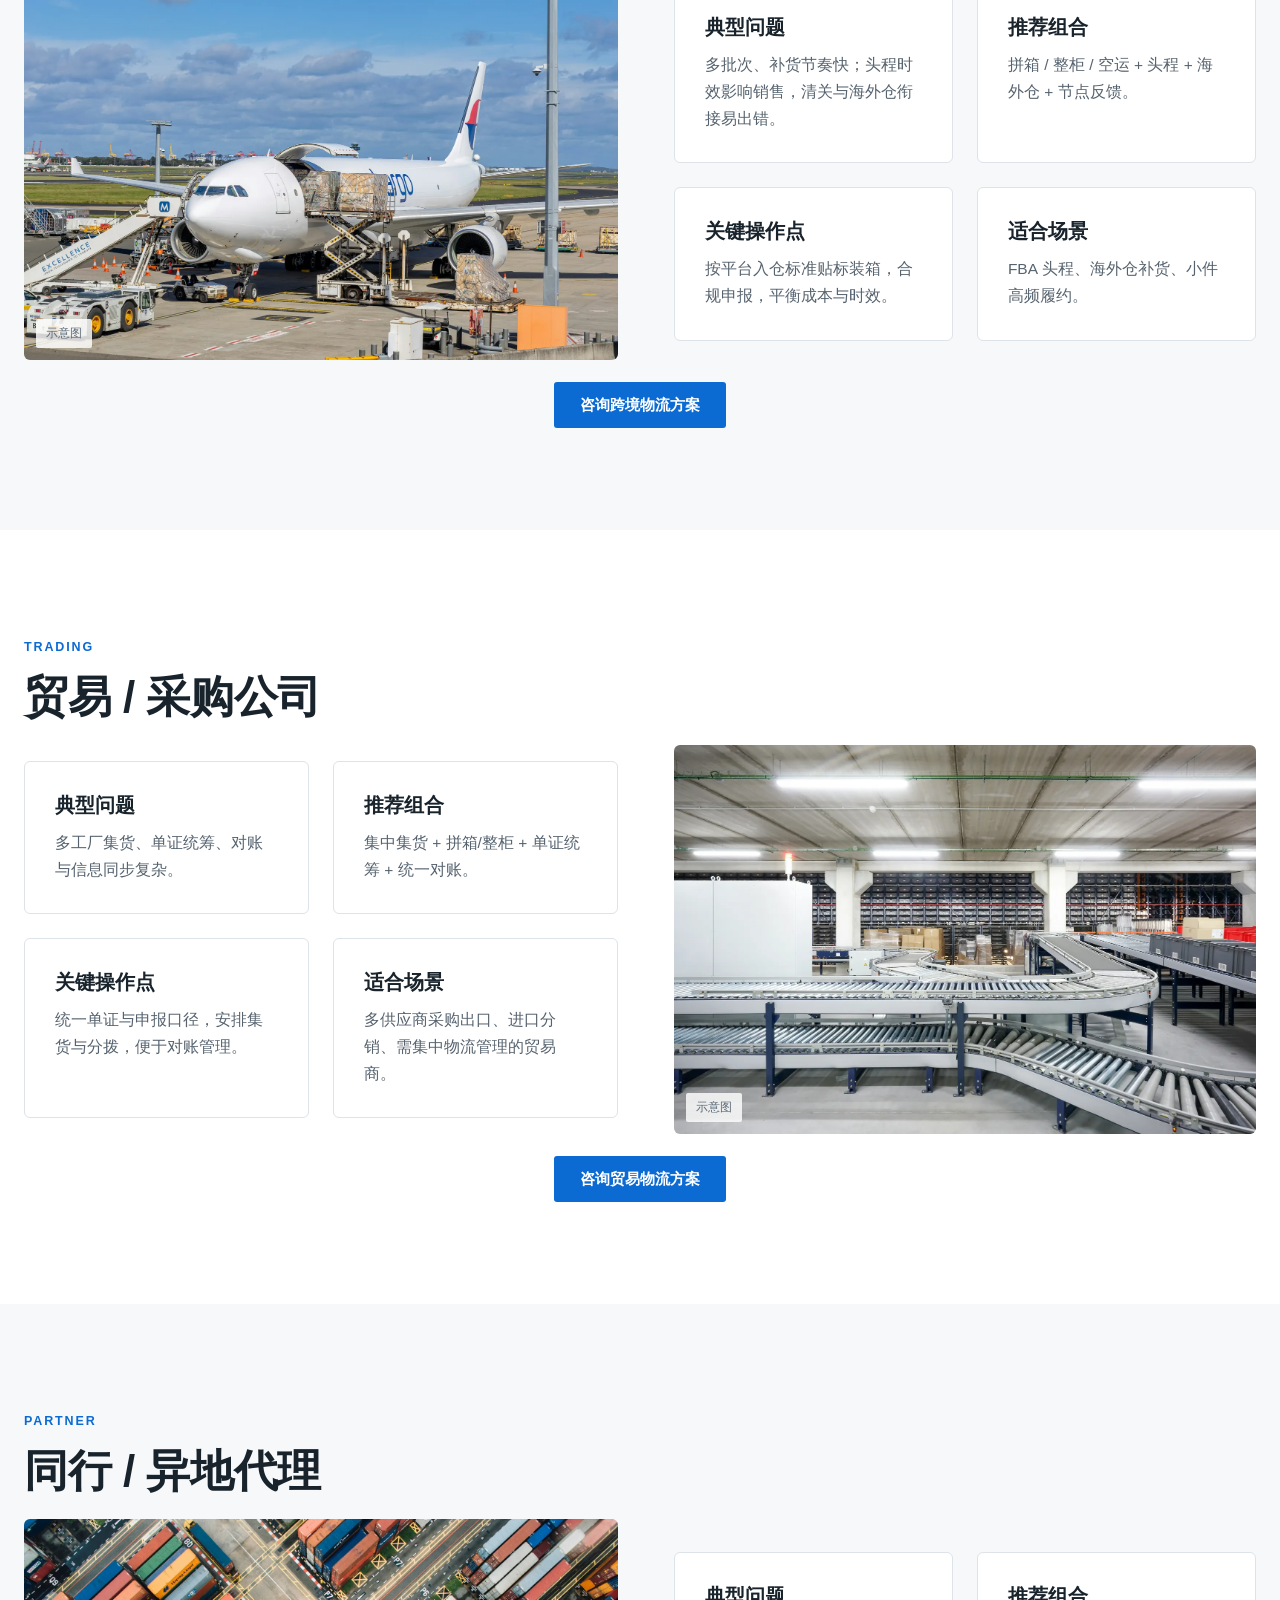
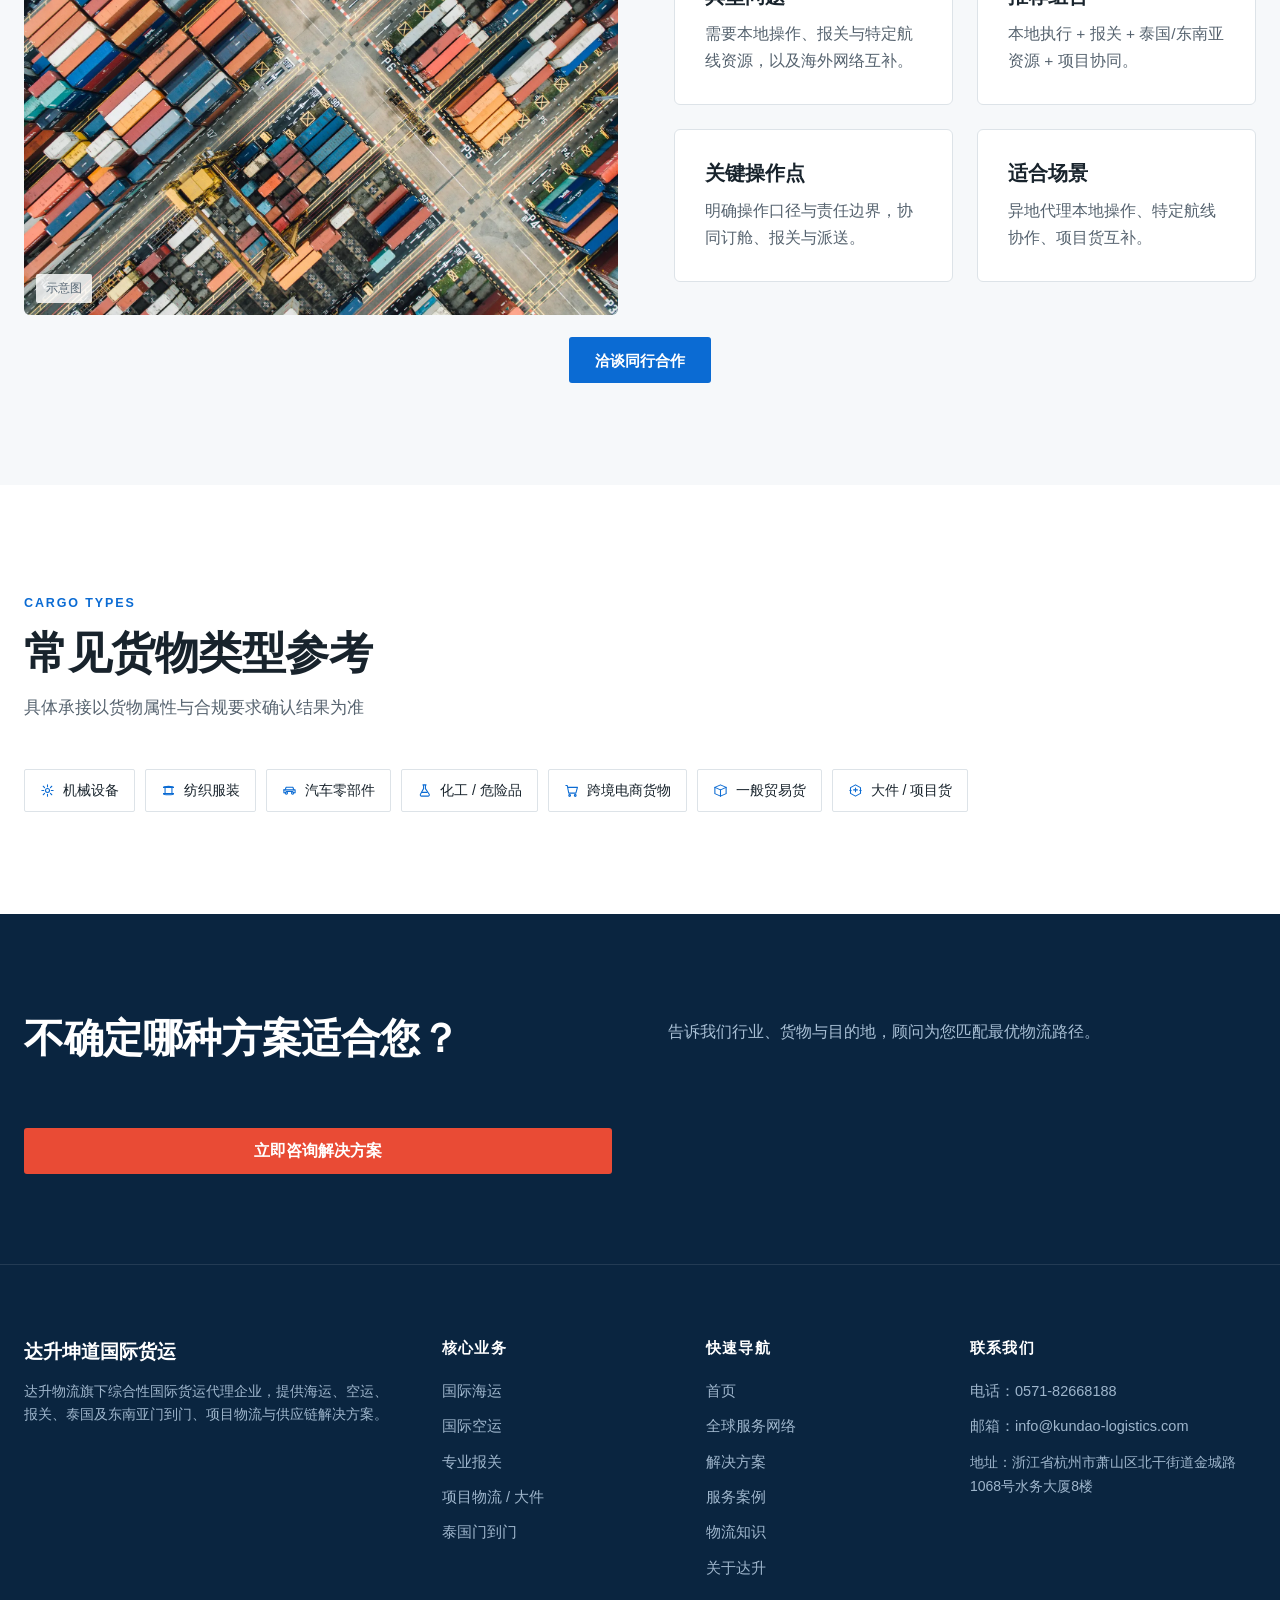
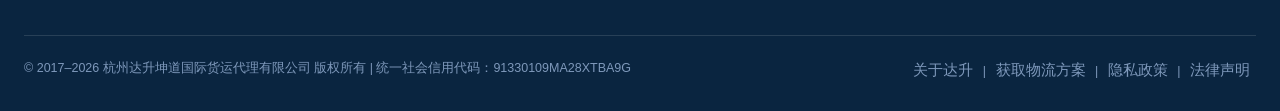
<file: industries.html>
<!DOCTYPE html>
<html lang="zh-CN">
<head>
<meta charset="UTF-8">
<meta name="viewport" content="width=device-width, initial-scale=1.0">
<title>物流解决方案_外贸工厂/跨境电商/贸易采购/同行 | 达升坤道</title>
<meta name="description" content="达升坤道按客户类型提供国际物流解决方案：外贸工厂/工贸一体、跨境电商、贸易采购公司、同行与异地代理，匹配海运、空运、报关、泰国门到门与项目物流组合。">
<meta name="keywords" content="外贸工厂物流,跨境电商物流,贸易公司物流,同行货代合作,浙江国际物流方案,杭州货代解决方案">
<meta name="author" content="杭州达升坤道国际货运代理有限公司">
<link rel="canonical" href="https://tydianshang.github.io/daskundao-website/industries.html">
<meta property="og:title" content="物流解决方案 - 达升坤道国际货运">
<meta property="og:type" content="website">
<meta property="og:url" content="https://tydianshang.github.io/daskundao-website/industries.html">
<meta property="og:description" content="按客户类型匹配海运、空运、报关、泰国门到门与项目物流组合。">
<link rel="stylesheet" href="css/style.css">
</head>
<body>
<!-- TODO_CONTACT_CONFIRM: 主电话 0571-82668188 沿用集团公开口径，待最终确认。 -->
<header class="nav">
  <div class="container">
    <a class="logo" href="index.html"><img class="mark-img" src="assets/logo-mark.png" alt="达升坤道 HEADWIN LOGISTICS 标志" width="40" height="40"><span class="txt"><b>达升坤道</b><span>HEADWIN KUNDAO LOGISTICS</span></span></a>
            <nav class="menu" id="menu">
      <a href="index.html">首页</a>
      <div class="has-dropdown">
        <a href="sea.html">物流服务 <span class="caret">▾</span></a>
        <div class="dropdown mega">
          <a href="sea.html"><b>国际海运</b><span>整柜 / 拼箱 / 特种柜</span></a>
          <a href="air.html"><b>国际空运</b><span>普货 / 特货 / 门到门</span></a>
          <a href="customs.html"><b>专业报关</b><span>单证预审 / 归类支持</span></a>
          <a href="sea.html#project"><b>项目物流</b><span>大件 / 特种货物运输</span></a>
        </div>
      </div>
      <a href="thailand.html">东南亚专线</a>
      <a href="routes.html">全球网络</a>
      <a href="industries.html" active>解决方案</a>
      <a href="cases.html">案例</a>
      <a href="about.html">关于我们</a>
      <a href="contact.html" class="btn btn-primary">获取方案</a>
    </nav>
    <button class="nav-toggle" id="navToggle" aria-label="菜单">☰</button>
  </div>
</header>
<div class="crumb"><div class="container"><a href="index.html">首页</a><span>›</span>物流解决方案</div></div>

<section class="page-banner bg">
  <div class="pb-bg" aria-hidden="true"><img src="assets/img-loading.webp" alt="" fetchpriority="high"></div>
  <div class="container">
    <div class="pb-copy">
          <h1>物流解决方案 · 按客户类型匹配</h1>
          <p>不同业务形态在排期、单证、账期与交付节奏上的需求不同。我们围绕四类典型客户，匹配对应的服务组合与操作重点。</p>
  
    </div>
  </div>
</section>

<!-- 外贸工厂 / 工贸一体 -->
<section id="factory">
  <div class="container">
    <div class="sec-head" style="text-align:left;margin:0 0 22px"><span class="tag">FACTORY</span><h2>外贸工厂 / 工贸一体</h2></div>
    <div class="wrap-2">
      <div class="grid cols-2">
        <div class="card"><h3>典型问题</h3><p>关注排期、舱位、报关与目的港衔接；订单集中时易遇到出运瓶颈。</p></div>
        <div class="card"><h3>推荐组合</h3><p>海运 / 空运 + 报关 + 工厂提货 + 目的地服务组合。</p></div>
        <div class="card"><h3>关键操作点</h3><p>提前规划船期与拖车，规范申报要素，明确目的港费用。</p></div>
        <div class="card"><h3>适合场景</h3><p>稳定大批量出口、设备与项目货、对交付节奏有要求的企业。</p></div>
      </div>
      <div class="ph" style="min-height:240px"><img src="assets/img-loading.webp" alt="外贸工厂物流" loading="lazy"><span class="ph-label">示意图</span></div>
    </div>
    <div class="center" style="margin-top:22px"><a href="contact.html" class="btn btn-brand">咨询工厂出口方案</a></div>
  </div>
</section>

<!-- 跨境电商 -->
<section id="cross" style="background:var(--c-bg)">
  <div class="container">
    <div class="sec-head" style="text-align:left;margin:0 0 22px"><span class="tag">CROSS-BORDER</span><h2>跨境电商</h2></div>
    <div class="wrap-2">
      <div class="ph" style="min-height:240px"><img src="assets/img-air.webp" alt="跨境电商物流" loading="lazy"><span class="ph-label">示意图</span></div>
      <div class="grid cols-2">
        <div class="card"><h3>典型问题</h3><p>多批次、补货节奏快；头程时效影响销售，清关与海外仓衔接易出错。</p></div>
        <div class="card"><h3>推荐组合</h3><p>拼箱 / 整柜 / 空运 + 头程 + 海外仓 + 节点反馈。</p></div>
        <div class="card"><h3>关键操作点</h3><p>按平台入仓标准贴标装箱，合规申报，平衡成本与时效。</p></div>
        <div class="card"><h3>适合场景</h3><p>FBA 头程、海外仓补货、小件高频履约。</p></div>
      </div>
    </div>
    <div class="center" style="margin-top:22px"><a href="contact.html" class="btn btn-brand">咨询跨境物流方案</a></div>
  </div>
</section>

<!-- 贸易 / 采购公司 -->
<section id="trade">
  <div class="container">
    <div class="sec-head" style="text-align:left;margin:0 0 22px"><span class="tag">TRADING</span><h2>贸易 / 采购公司</h2></div>
    <div class="wrap-2">
      <div class="grid cols-2">
        <div class="card"><h3>典型问题</h3><p>多工厂集货、单证统筹、对账与信息同步复杂。</p></div>
        <div class="card"><h3>推荐组合</h3><p>集中集货 + 拼箱/整柜 + 单证统筹 + 统一对账。</p></div>
        <div class="card"><h3>关键操作点</h3><p>统一单证与申报口径，安排集货与分拨，便于对账管理。</p></div>
        <div class="card"><h3>适合场景</h3><p>多供应商采购出口、进口分销、需集中物流管理的贸易商。</p></div>
      </div>
      <div class="ph" style="min-height:240px"><img src="assets/img-warehouse.webp" alt="贸易采购物流" loading="lazy"><span class="ph-label">示意图</span></div>
    </div>
    <div class="center" style="margin-top:22px"><a href="contact.html" class="btn btn-brand">咨询贸易物流方案</a></div>
  </div>
</section>

<!-- 同行 / 异地代理 -->
<section id="partner" style="background:var(--c-bg)">
  <div class="container">
    <div class="sec-head" style="text-align:left;margin:0 0 22px"><span class="tag">PARTNER</span><h2>同行 / 异地代理</h2></div>
    <div class="wrap-2">
      <div class="ph" style="min-height:240px"><img src="assets/img-containers.webp" alt="同行代理合作" loading="lazy"><span class="ph-label">示意图</span></div>
      <div class="grid cols-2">
        <div class="card"><h3>典型问题</h3><p>需要本地操作、报关与特定航线资源，以及海外网络互补。</p></div>
        <div class="card"><h3>推荐组合</h3><p>本地执行 + 报关 + 泰国/东南亚资源 + 项目协同。</p></div>
        <div class="card"><h3>关键操作点</h3><p>明确操作口径与责任边界，协同订舱、报关与派送。</p></div>
        <div class="card"><h3>适合场景</h3><p>异地代理本地操作、特定航线协作、项目货互补。</p></div>
      </div>
    </div>
    <div class="center" style="margin-top:22px"><a href="contact.html" class="btn btn-brand">洽谈同行合作</a></div>
  </div>
</section>

<!-- 常见货物类型参考 -->
<section>
  <div class="container">
    <div class="sec-head"><span class="tag">CARGO TYPES</span><h2>常见货物类型参考</h2><p>具体承接以货物属性与合规要求确认结果为准</p></div>
    <ul class="pill-list">
      <li><svg class="ico"><use href="assets/icons.svg#ic-machinery"></use></svg>机械设备</li>
      <li><svg class="ico"><use href="assets/icons.svg#ic-textile"></use></svg>纺织服装</li>
      <li><svg class="ico"><use href="assets/icons.svg#ic-auto"></use></svg>汽车零部件</li>
      <li><svg class="ico"><use href="assets/icons.svg#ic-chem"></use></svg>化工 / 危险品</li>
      <li><svg class="ico"><use href="assets/icons.svg#ic-crossborder"></use></svg>跨境电商货物</li>
      <li><svg class="ico"><use href="assets/icons.svg#ic-trade"></use></svg>一般贸易货</li>
      <li><svg class="ico"><use href="assets/icons.svg#ic-project"></use></svg>大件 / 项目货</li>
    </ul>
  </div>
</section>

<section class="cta-band"><div class="container">
  <h2>不确定哪种方案适合您？</h2>
  <p>告诉我们行业、货物与目的地，顾问为您匹配最优物流路径。</p>
  <a href="contact.html" class="btn btn-primary" style="font-size:16px;padding:13px 34px">立即咨询解决方案</a>
</div></section>

<footer class="footer"><div class="container">
  <div class="cols">
    <div class="brand"><b>达升坤道国际货运</b><p>达升物流旗下综合性国际货运代理企业，提供海运、空运、报关、泰国及东南亚门到门、项目物流与供应链解决方案。</p></div>
    <div><h5>核心业务</h5><a href="sea.html">国际海运</a><a href="air.html">国际空运</a><a href="customs.html">专业报关</a><a href="sea.html#project">项目物流 / 大件</a><a href="thailand.html">泰国门到门</a></div>
    <div><h5>快速导航</h5><a href="index.html">首页</a><a href="routes.html">全球服务网络</a><a href="industries.html">解决方案</a><a href="cases.html">服务案例</a><a href="knowledge.html">物流知识</a><a href="about.html">关于达升</a></div>
    <div><h5>联系我们</h5><a href="tel:0571-82668188">电话：0571-82668188</a><a href="mailto:info@kundao-logistics.com">邮箱：info@kundao-logistics.com</a><span style="font-size:14px;color:#9fb6cc;display:block;margin-top:4px">地址：浙江省杭州市萧山区北干街道金城路1068号水务大厦8楼</span></div>
  </div>
  <div class="bottom"><span>© 2017–2026 杭州达升坤道国际货运代理有限公司 版权所有 | 统一社会信用代码：91330109MA28XTBA9G</span><span><a href="about.html">关于达升</a> | <a href="contact.html">获取物流方案</a> | <a href="privacy.html">隐私政策</a> | <a href="legal.html">法律声明</a></span></div>
</div></footer>

<div class="side-cta">
  <a class="c-tel" href="tel:0571-82668188"><svg class="ico"><use href="assets/icons.svg#ic-phone"></use></svg>电话</a>
  <a class="c-wx" href="contact.html#wx"><svg class="ico"><use href="assets/icons.svg#ic-wechat"></use></svg>微信</a>
</div>
<div class="mob-cta">
  <a class="c-tel" href="tel:0571-82668188"><svg class="ico"><use href="assets/icons.svg#ic-phone"></use></svg>电话</a>
  <a class="c-wx" href="contact.html#wx"><svg class="ico"><use href="assets/icons.svg#ic-wechat"></use></svg>微信</a>
  <a class="c-q" href="contact.html"><svg class="ico"><use href="assets/icons.svg#ic-arrow"></use></svg>询价</a>
</div>
<script>document.getElementById('navToggle').addEventListener('click',function(){document.getElementById('menu').classList.toggle('open');});</script>
<script>
(function(){
  if(!('IntersectionObserver' in window))return;
  var sel='.card,.sol-card,.ind-card,.route-card,.case-card,.post,.faq,.media,.flow .step,.stats .item,.evi .ec,.net-card,.panel,.cert';
  var els=[].slice.call(document.querySelectorAll(sel));
  var vh=window.innerHeight;
  els=els.filter(function(e){var r=e.getBoundingClientRect();return r.top>vh*0.92;});
  if(!els.length)return;
  els.forEach(function(e){e.classList.add('reveal');});
  var io=new IntersectionObserver(function(en){en.forEach(function(x){if(x.isIntersecting){x.target.classList.add('in');io.unobserve(x.target);}});},{threshold:.06,rootMargin:'0px 0px -30px 0px'});
  els.forEach(function(e){io.observe(e);});
})();
</script>
</body>
</html>
</file>
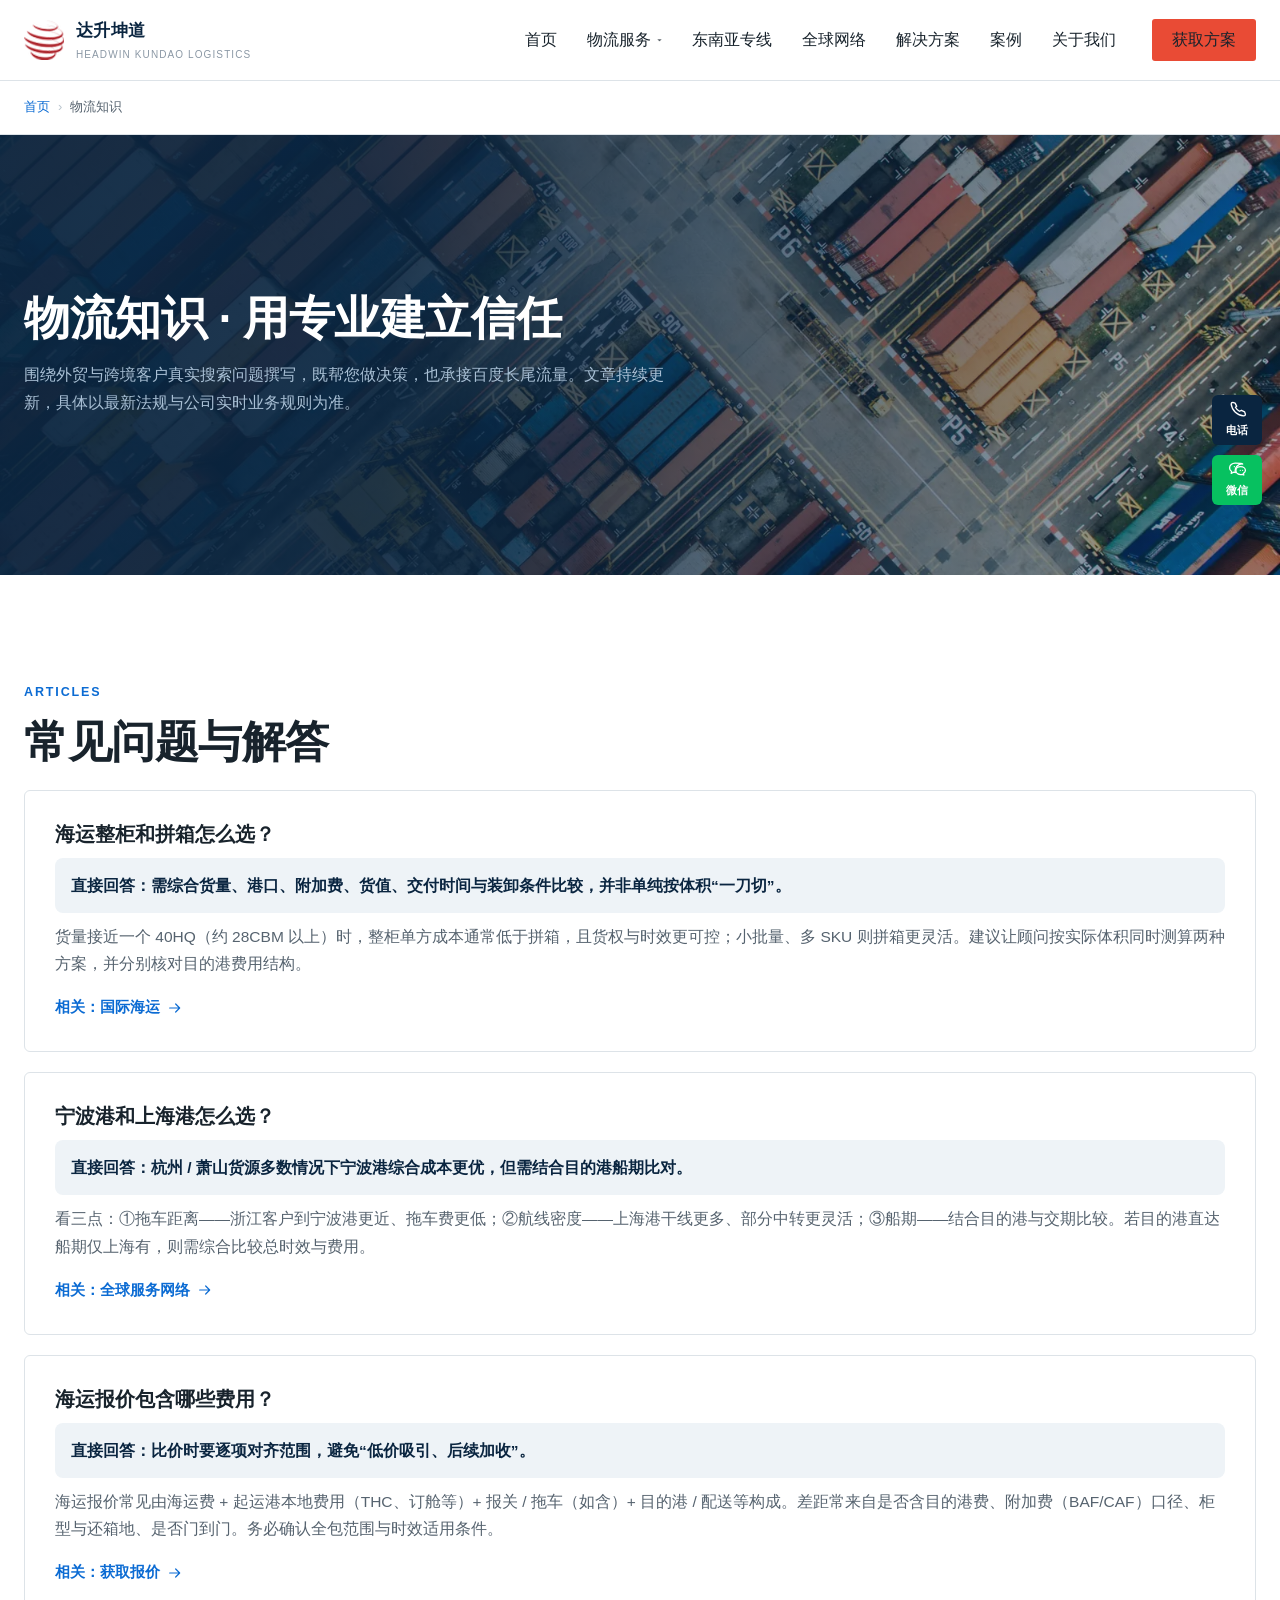
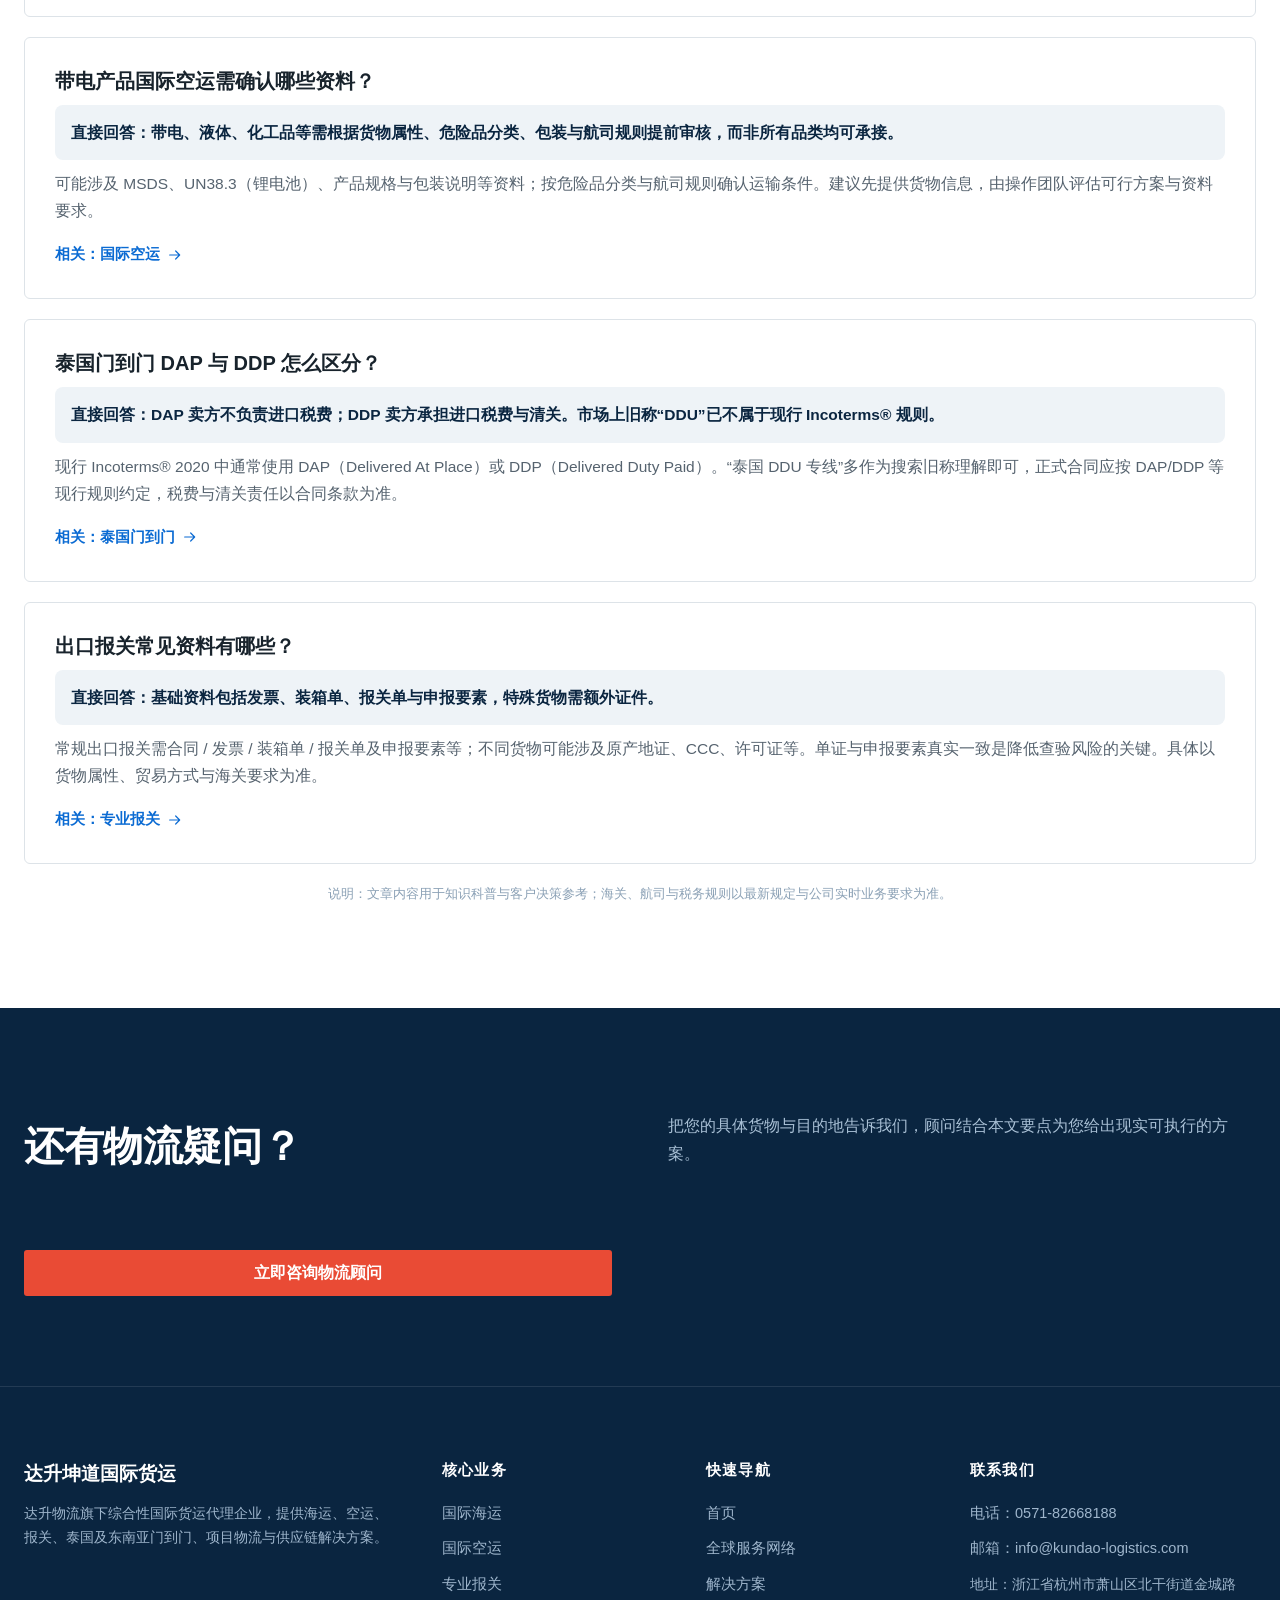
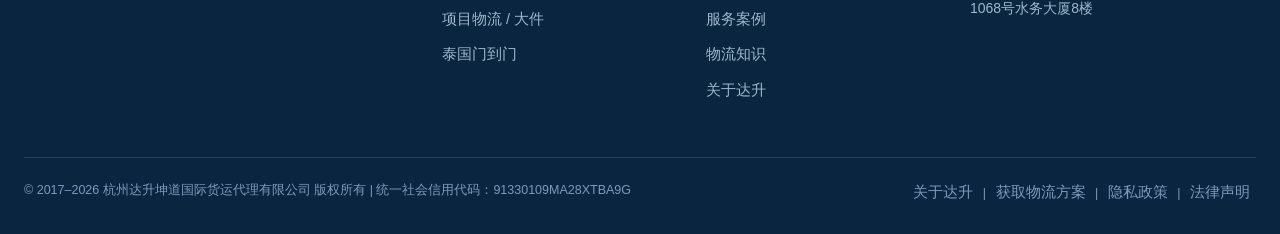
<file: knowledge.html>
<!DOCTYPE html>
<html lang="zh-CN">
<head>
<meta charset="UTF-8">
<meta name="viewport" content="width=device-width, initial-scale=1.0">
<title>物流知识_海运整柜拼箱怎么选/宁波港上海港/泰国DAP DDP | 达升坤道</title>
<meta name="description" content="达升坤道物流知识：海运整柜和拼箱怎么选、宁波港和上海港怎么选、海运报价包含哪些费用、带电产品空运需确认哪些资料、泰国门到门 DAP/DDP 区别、出口报关常见资料。">
<meta name="keywords" content="海运整柜拼箱怎么选,宁波港上海港怎么选,海运报价包含什么,泰国DAP DDP区别,带电产品空运,出口报关资料">
<meta name="author" content="杭州达升坤道国际货运代理有限公司">
<link rel="canonical" href="https://tydianshang.github.io/daskundao-website/knowledge.html">
<meta property="og:title" content="物流知识 - 达升坤道国际货运">
<meta property="og:type" content="website">
<meta property="og:url" content="https://tydianshang.github.io/daskundao-website/knowledge.html">
<meta property="og:description" content="海运/空运/报关/泰国门到门等外贸物流干货，承接长尾搜索流量。">
<link rel="stylesheet" href="css/style.css">
</head>
<body>
<!-- TODO_CONTACT_CONFIRM: 主电话 0571-82668188 沿用集团公开口径，待最终确认。 -->
<header class="nav">
  <div class="container">
    <a class="logo" href="index.html"><img class="mark-img" src="assets/logo-mark.png" alt="达升坤道 HEADWIN LOGISTICS 标志" width="40" height="40"><span class="txt"><b>达升坤道</b><span>HEADWIN KUNDAO LOGISTICS</span></span></a>
            <nav class="menu" id="menu">
      <a href="index.html">首页</a>
      <div class="has-dropdown">
        <a href="sea.html">物流服务 <span class="caret">▾</span></a>
        <div class="dropdown mega">
          <a href="sea.html"><b>国际海运</b><span>整柜 / 拼箱 / 特种柜</span></a>
          <a href="air.html"><b>国际空运</b><span>普货 / 特货 / 门到门</span></a>
          <a href="customs.html"><b>专业报关</b><span>单证预审 / 归类支持</span></a>
          <a href="sea.html#project"><b>项目物流</b><span>大件 / 特种货物运输</span></a>
        </div>
      </div>
      <a href="thailand.html">东南亚专线</a>
      <a href="routes.html">全球网络</a>
      <a href="industries.html">解决方案</a>
      <a href="cases.html">案例</a>
      <a href="about.html">关于我们</a>
      <a href="contact.html" class="btn btn-primary">获取方案</a>
    </nav>
    <button class="nav-toggle" id="navToggle" aria-label="菜单">☰</button>
  </div>
</header>
<div class="crumb"><div class="container"><a href="index.html">首页</a><span>›</span>物流知识</div></div>

<section class="page-banner bg">
  <div class="pb-bg" aria-hidden="true"><img src="assets/img-containers.webp" alt="" fetchpriority="high"></div>
  <div class="container">
    <div class="pb-copy">
          <h1>物流知识 · 用专业建立信任</h1>
          <p>围绕外贸与跨境客户真实搜索问题撰写，既帮您做决策，也承接百度长尾流量。文章持续更新，具体以最新法规与公司实时业务规则为准。</p>
  
    </div>
  </div>
</section>

<section>
  <div class="container">
    <div class="sec-head" style="text-align:left;margin:0 0 22px"><span class="tag">ARTICLES</span><h2>常见问题与解答</h2></div>

    <article class="card" id="q1" style="margin-bottom:20px">
      <h3>海运整柜和拼箱怎么选？</h3>
      <p style="background:var(--c-lightblue);padding:14px 16px;border-radius:8px;color:var(--c-navy);font-weight:600;margin:10px 0">直接回答：需综合货量、港口、附加费、货值、交付时间与装卸条件比较，并非单纯按体积“一刀切”。</p>
      <p class="muted">货量接近一个 40HQ（约 28CBM 以上）时，整柜单方成本通常低于拼箱，且货权与时效更可控；小批量、多 SKU 则拼箱更灵活。建议让顾问按实际体积同时测算两种方案，并分别核对目的港费用结构。</p>
      <a class="more" href="sea.html">相关：国际海运 <svg class="ico"><use href="assets/icons.svg#ic-arrow"></use></svg></a>
    </article>

    <article class="card" id="q2" style="margin-bottom:20px">
      <h3>宁波港和上海港怎么选？</h3>
      <p style="background:var(--c-lightblue);padding:14px 16px;border-radius:8px;color:var(--c-navy);font-weight:600;margin:10px 0">直接回答：杭州 / 萧山货源多数情况下宁波港综合成本更优，但需结合目的港船期比对。</p>
      <p class="muted">看三点：①拖车距离——浙江客户到宁波港更近、拖车费更低；②航线密度——上海港干线更多、部分中转更灵活；③船期——结合目的港与交期比较。若目的港直达船期仅上海有，则需综合比较总时效与费用。</p>
      <a class="more" href="routes.html">相关：全球服务网络 <svg class="ico"><use href="assets/icons.svg#ic-arrow"></use></svg></a>
    </article>

    <article class="card" id="q3" style="margin-bottom:20px">
      <h3>海运报价包含哪些费用？</h3>
      <p style="background:var(--c-lightblue);padding:14px 16px;border-radius:8px;color:var(--c-navy);font-weight:600;margin:10px 0">直接回答：比价时要逐项对齐范围，避免“低价吸引、后续加收”。</p>
      <p class="muted">海运报价常见由海运费 + 起运港本地费用（THC、订舱等）+ 报关 / 拖车（如含）+ 目的港 / 配送等构成。差距常来自是否含目的港费、附加费（BAF/CAF）口径、柜型与还箱地、是否门到门。务必确认全包范围与时效适用条件。</p>
      <a class="more" href="contact.html">相关：获取报价 <svg class="ico"><use href="assets/icons.svg#ic-arrow"></use></svg></a>
    </article>

    <article class="card" id="q4" style="margin-bottom:20px">
      <h3>带电产品国际空运需确认哪些资料？</h3>
      <p style="background:var(--c-lightblue);padding:14px 16px;border-radius:8px;color:var(--c-navy);font-weight:600;margin:10px 0">直接回答：带电、液体、化工品等需根据货物属性、危险品分类、包装与航司规则提前审核，而非所有品类均可承接。</p>
      <p class="muted">可能涉及 MSDS、UN38.3（锂电池）、产品规格与包装说明等资料；按危险品分类与航司规则确认运输条件。建议先提供货物信息，由操作团队评估可行方案与资料要求。</p>
      <a class="more" href="air.html">相关：国际空运 <svg class="ico"><use href="assets/icons.svg#ic-arrow"></use></svg></a>
    </article>

    <article class="card" id="q5" style="margin-bottom:20px">
      <h3>泰国门到门 DAP 与 DDP 怎么区分？</h3>
      <p style="background:var(--c-lightblue);padding:14px 16px;border-radius:8px;color:var(--c-navy);font-weight:600;margin:10px 0">直接回答：DAP 卖方不负责进口税费；DDP 卖方承担进口税费与清关。市场上旧称“DDU”已不属于现行 Incoterms® 规则。</p>
      <p class="muted">现行 Incoterms® 2020 中通常使用 DAP（Delivered At Place）或 DDP（Delivered Duty Paid）。“泰国 DDU 专线”多作为搜索旧称理解即可，正式合同应按 DAP/DDP 等现行规则约定，税费与清关责任以合同条款为准。</p>
      <a class="more" href="thailand.html">相关：泰国门到门 <svg class="ico"><use href="assets/icons.svg#ic-arrow"></use></svg></a>
    </article>

    <article class="card" id="q6" style="margin-bottom:20px">
      <h3>出口报关常见资料有哪些？</h3>
      <p style="background:var(--c-lightblue);padding:14px 16px;border-radius:8px;color:var(--c-navy);font-weight:600;margin:10px 0">直接回答：基础资料包括发票、装箱单、报关单与申报要素，特殊货物需额外证件。</p>
      <p class="muted">常规出口报关需合同 / 发票 / 装箱单 / 报关单及申报要素等；不同货物可能涉及原产地证、CCC、许可证等。单证与申报要素真实一致是降低查验风险的关键。具体以货物属性、贸易方式与海关要求为准。</p>
      <a class="more" href="customs.html">相关：专业报关 <svg class="ico"><use href="assets/icons.svg#ic-arrow"></use></svg></a>
    </article>

    <p class="disclaimer" style="text-align:center;margin-top:8px;color:#8aa0b5;font-size:12.5px">说明：文章内容用于知识科普与客户决策参考；海关、航司与税务规则以最新规定与公司实时业务要求为准。</p>
  </div>
</section>

<section class="cta-band"><div class="container">
  <h2>还有物流疑问？</h2>
  <p>把您的具体货物与目的地告诉我们，顾问结合本文要点为您给出现实可执行的方案。</p>
  <a href="contact.html" class="btn btn-primary" style="font-size:16px;padding:13px 34px">立即咨询物流顾问</a>
</div></section>

<footer class="footer"><div class="container">
  <div class="cols">
    <div class="brand"><b>达升坤道国际货运</b><p>达升物流旗下综合性国际货运代理企业，提供海运、空运、报关、泰国及东南亚门到门、项目物流与供应链解决方案。</p></div>
    <div><h5>核心业务</h5><a href="sea.html">国际海运</a><a href="air.html">国际空运</a><a href="customs.html">专业报关</a><a href="sea.html#project">项目物流 / 大件</a><a href="thailand.html">泰国门到门</a></div>
    <div><h5>快速导航</h5><a href="index.html">首页</a><a href="routes.html">全球服务网络</a><a href="industries.html">解决方案</a><a href="cases.html">服务案例</a><a href="knowledge.html">物流知识</a><a href="about.html">关于达升</a></div>
    <div><h5>联系我们</h5><a href="tel:0571-82668188">电话：0571-82668188</a><a href="mailto:info@kundao-logistics.com">邮箱：info@kundao-logistics.com</a><span style="font-size:14px;color:#9fb6cc;display:block;margin-top:4px">地址：浙江省杭州市萧山区北干街道金城路1068号水务大厦8楼</span></div>
  </div>
  <div class="bottom"><span>© 2017–2026 杭州达升坤道国际货运代理有限公司 版权所有 | 统一社会信用代码：91330109MA28XTBA9G</span><span><a href="about.html">关于达升</a> | <a href="contact.html">获取物流方案</a> | <a href="privacy.html">隐私政策</a> | <a href="legal.html">法律声明</a></span></div>
</div></footer>

<div class="side-cta">
  <a class="c-tel" href="tel:0571-82668188"><svg class="ico"><use href="assets/icons.svg#ic-phone"></use></svg>电话</a>
  <a class="c-wx" href="contact.html#wx"><svg class="ico"><use href="assets/icons.svg#ic-wechat"></use></svg>微信</a>
</div>
<div class="mob-cta">
  <a class="c-tel" href="tel:0571-82668188"><svg class="ico"><use href="assets/icons.svg#ic-phone"></use></svg>电话</a>
  <a class="c-wx" href="contact.html#wx"><svg class="ico"><use href="assets/icons.svg#ic-wechat"></use></svg>微信</a>
  <a class="c-q" href="contact.html"><svg class="ico"><use href="assets/icons.svg#ic-arrow"></use></svg>询价</a>
</div>
<script>document.getElementById('navToggle').addEventListener('click',function(){document.getElementById('menu').classList.toggle('open');});</script>
<script>
(function(){
  if(!('IntersectionObserver' in window))return;
  var sel='.card,.sol-card,.ind-card,.route-card,.case-card,.post,.faq,.media,.flow .step,.stats .item,.evi .ec,.net-card,.panel,.cert';
  var els=[].slice.call(document.querySelectorAll(sel));
  var vh=window.innerHeight;
  els=els.filter(function(e){var r=e.getBoundingClientRect();return r.top>vh*0.92;});
  if(!els.length)return;
  els.forEach(function(e){e.classList.add('reveal');});
  var io=new IntersectionObserver(function(en){en.forEach(function(x){if(x.isIntersecting){x.target.classList.add('in');io.unobserve(x.target);}});},{threshold:.06,rootMargin:'0px 0px -30px 0px'});
  els.forEach(function(e){io.observe(e);});
})();
</script>
</body>
</html>
</file>
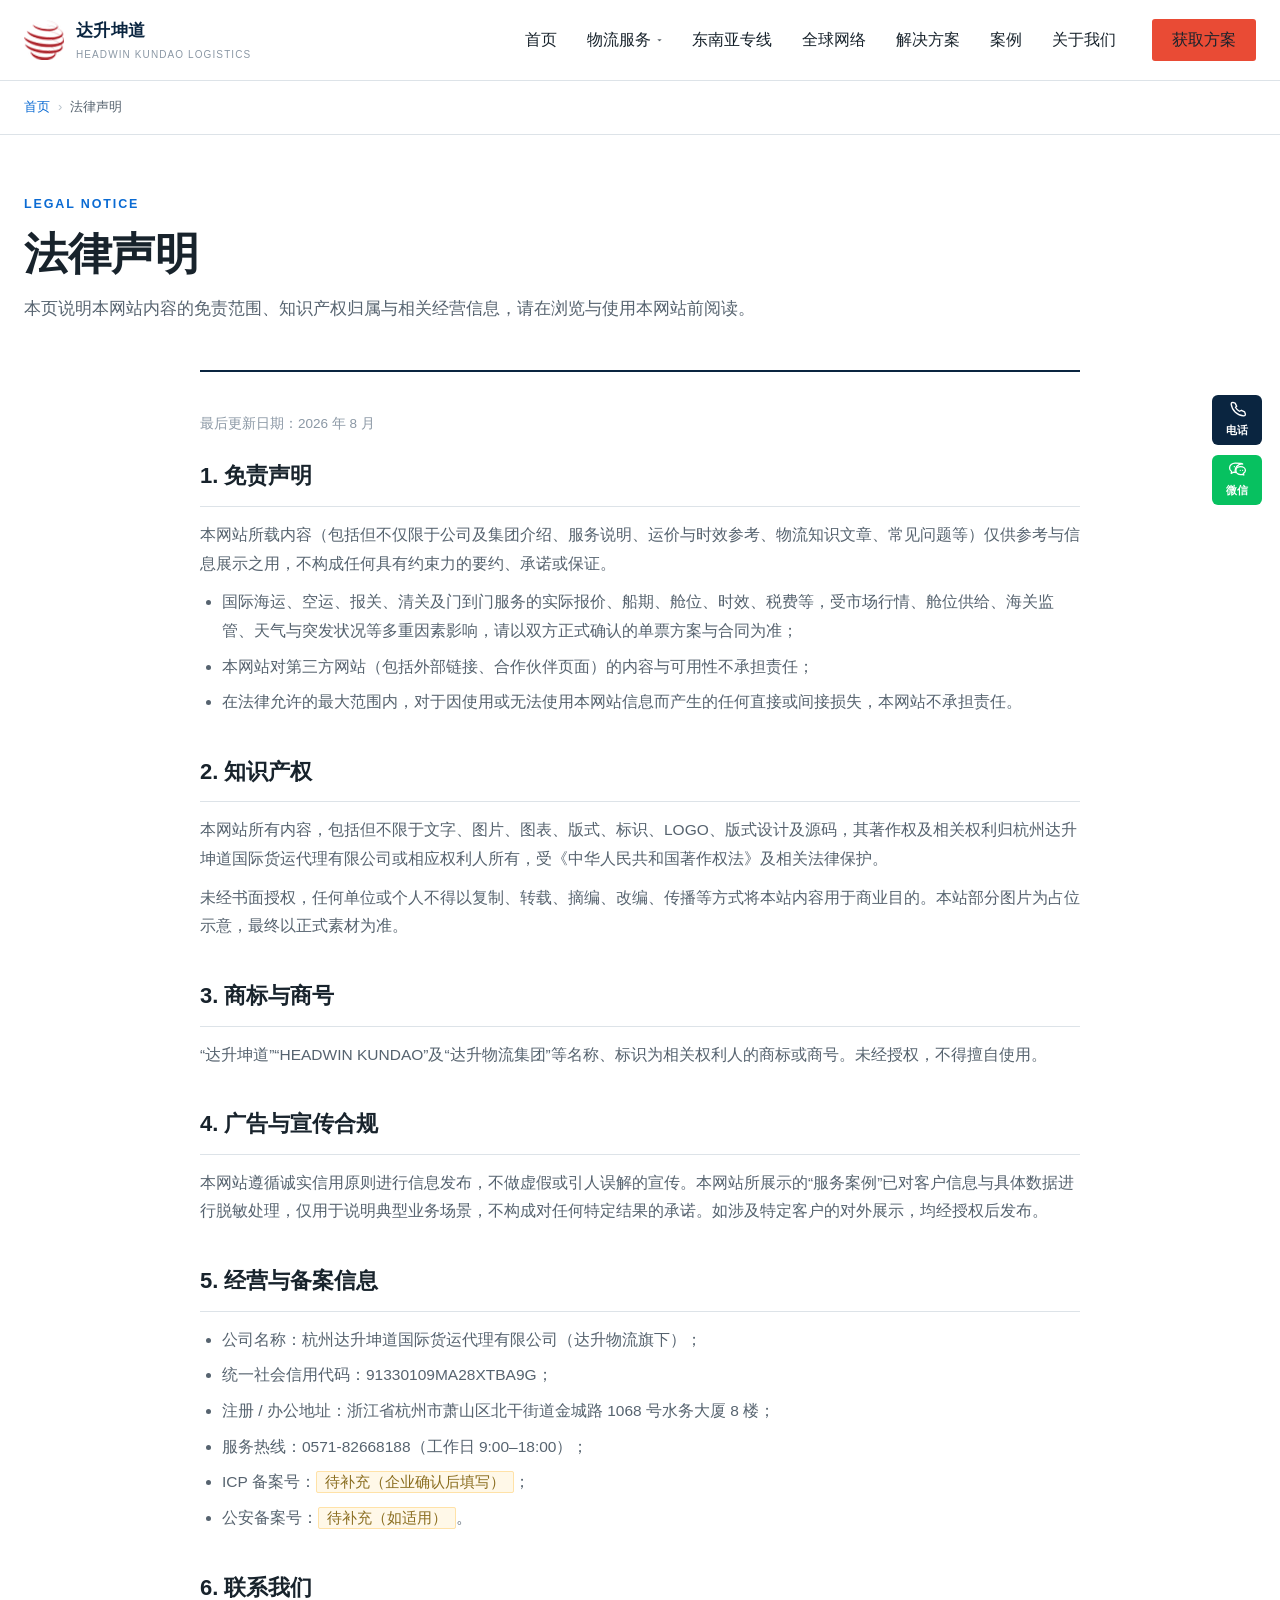
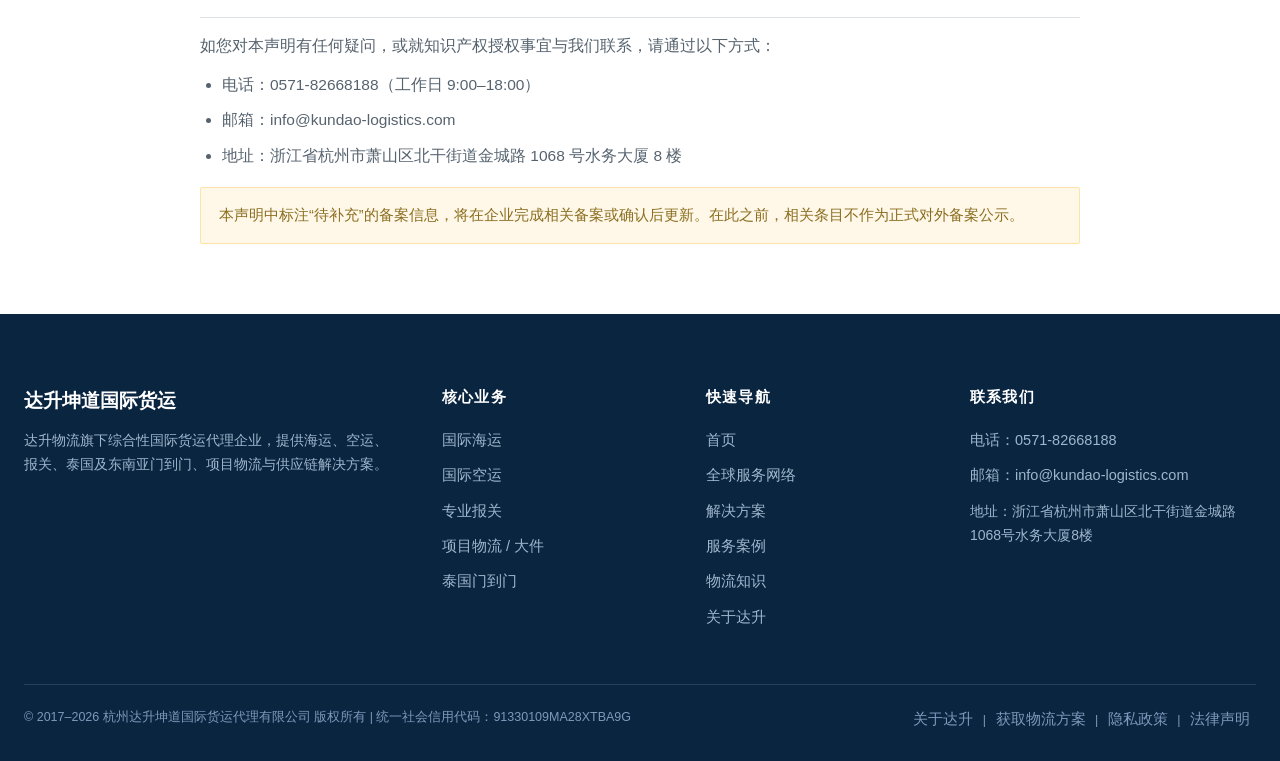
<file: legal.html>
<!DOCTYPE html>
<html lang="zh-CN">
<head>
<meta charset="UTF-8">
<meta name="viewport" content="width=device-width, initial-scale=1.0">
<title>法律声明_杭州达升坤道国际货运代理 | 免责·知识产权·备案</title>
<meta name="description" content="杭州达升坤道国际货运代理有限公司法律声明：网站内容免责、知识产权归属、商标与广告合规、经营与备案信息说明。">
<meta name="keywords" content="达升坤道法律声明,货代网站免责声明,知识产权声明">
<meta name="author" content="杭州达升坤道国际货运代理有限公司">
<link rel="canonical" href="https://tydianshang.github.io/daskundao-website/legal.html">
<meta property="og:title" content="法律声明 - 达升坤道国际货运">
<meta property="og:type" content="website">
<meta property="og:url" content="https://tydianshang.github.io/daskundao-website/legal.html">
<meta property="og:description" content="达升坤道网站内容免责、知识产权与经营备案信息说明。">
<link rel="stylesheet" href="css/style.css">
</head>
<body>

<!-- TODO_CONTACT_CONFIRM: 备案号、ICP 等信息待企业最终确认后补充。 -->
<header class="nav">
  <div class="container">
    <a class="logo" href="index.html"><img class="mark-img" src="assets/logo-mark.png" alt="达升坤道 HEADWIN LOGISTICS 标志" width="40" height="40"><span class="txt"><b>达升坤道</b><span>HEADWIN KUNDAO LOGISTICS</span></span></a>
            <nav class="menu" id="menu">
      <a href="index.html">首页</a>
      <div class="has-dropdown">
        <a href="sea.html">物流服务 <span class="caret">▾</span></a>
        <div class="dropdown mega">
          <a href="sea.html"><b>国际海运</b><span>整柜 / 拼箱 / 特种柜</span></a>
          <a href="air.html"><b>国际空运</b><span>普货 / 特货 / 门到门</span></a>
          <a href="customs.html"><b>专业报关</b><span>单证预审 / 归类支持</span></a>
          <a href="sea.html#project"><b>项目物流</b><span>大件 / 特种货物运输</span></a>
        </div>
      </div>
      <a href="thailand.html">东南亚专线</a>
      <a href="routes.html">全球网络</a>
      <a href="industries.html">解决方案</a>
      <a href="cases.html">案例</a>
      <a href="about.html">关于我们</a>
      <a href="contact.html" class="btn btn-primary">获取方案</a>
    </nav>
    <button class="nav-toggle" id="navToggle" aria-label="菜单">☰</button>
  </div>
</header>
<div class="crumb"><div class="container"><a href="index.html">首页</a><span>›</span>法律声明</div></div>

<section class="sec" style="padding:54px 0">
  <div class="container">
    <div class="sec-head"><span class="tag">LEGAL NOTICE</span><h1>法律声明</h1><p>本页说明本网站内容的免责范围、知识产权归属与相关经营信息，请在浏览与使用本网站前阅读。</p></div>
    <div class="legal-article">
      <p class="updated">最后更新日期：2026 年 8 月</p>

      <h2>1. 免责声明</h2>
      <p>本网站所载内容（包括但不仅限于公司及集团介绍、服务说明、运价与时效参考、物流知识文章、常见问题等）仅供参考与信息展示之用，不构成任何具有约束力的要约、承诺或保证。</p>
      <ul>
        <li>国际海运、空运、报关、清关及门到门服务的实际报价、船期、舱位、时效、税费等，受市场行情、舱位供给、海关监管、天气与突发状况等多重因素影响，请以双方正式确认的单票方案与合同为准；</li>
        <li>本网站对第三方网站（包括外部链接、合作伙伴页面）的内容与可用性不承担责任；</li>
        <li>在法律允许的最大范围内，对于因使用或无法使用本网站信息而产生的任何直接或间接损失，本网站不承担责任。</li>
      </ul>

      <h2>2. 知识产权</h2>
      <p>本网站所有内容，包括但不限于文字、图片、图表、版式、标识、LOGO、版式设计及源码，其著作权及相关权利归杭州达升坤道国际货运代理有限公司或相应权利人所有，受《中华人民共和国著作权法》及相关法律保护。</p>
      <p>未经书面授权，任何单位或个人不得以复制、转载、摘编、改编、传播等方式将本站内容用于商业目的。本站部分图片为占位示意，最终以正式素材为准。</p>

      <h2>3. 商标与商号</h2>
      <p>“达升坤道”“HEADWIN KUNDAO”及“达升物流集团”等名称、标识为相关权利人的商标或商号。未经授权，不得擅自使用。</p>

      <h2>4. 广告与宣传合规</h2>
      <p>本网站遵循诚实信用原则进行信息发布，不做虚假或引人误解的宣传。本网站所展示的“服务案例”已对客户信息与具体数据进行脱敏处理，仅用于说明典型业务场景，不构成对任何特定结果的承诺。如涉及特定客户的对外展示，均经授权后发布。</p>

      <h2>5. 经营与备案信息</h2>
      <ul>
        <li>公司名称：杭州达升坤道国际货运代理有限公司（达升物流旗下）；</li>
        <li>统一社会信用代码：91330109MA28XTBA9G；</li>
        <li>注册 / 办公地址：浙江省杭州市萧山区北干街道金城路 1068 号水务大厦 8 楼；</li>
        <li>服务热线：0571-82668188（工作日 9:00–18:00）；</li>
        <li>ICP 备案号：<span class="note" style="display:inline;padding:2px 8px">待补充（企业确认后填写）</span>；</li>
        <li>公安备案号：<span class="note" style="display:inline;padding:2px 8px">待补充（如适用）</span>。</li>
      </ul>

      <h2>6. 联系我们</h2>
      <p>如您对本声明有任何疑问，或就知识产权授权事宜与我们联系，请通过以下方式：</p>
      <ul>
        <li>电话：0571-82668188（工作日 9:00–18:00）</li>
        <li>邮箱：info@kundao-logistics.com</li>
        <li>地址：浙江省杭州市萧山区北干街道金城路 1068 号水务大厦 8 楼</li>
      </ul>
      <p class="note">本声明中标注“待补充”的备案信息，将在企业完成相关备案或确认后更新。在此之前，相关条目不作为正式对外备案公示。</p>
    </div>
  </div>
</section>

<footer class="footer"><div class="container">
  <div class="cols">
    <div class="brand"><b>达升坤道国际货运</b><p>达升物流旗下综合性国际货运代理企业，提供海运、空运、报关、泰国及东南亚门到门、项目物流与供应链解决方案。</p></div>
    <div><h5>核心业务</h5><a href="sea.html">国际海运</a><a href="air.html">国际空运</a><a href="customs.html">专业报关</a><a href="sea.html#project">项目物流 / 大件</a><a href="thailand.html">泰国门到门</a></div>
    <div><h5>快速导航</h5><a href="index.html">首页</a><a href="routes.html">全球服务网络</a><a href="industries.html">解决方案</a><a href="cases.html">服务案例</a><a href="knowledge.html">物流知识</a><a href="about.html">关于达升</a></div>
    <div><h5>联系我们</h5><a href="tel:0571-82668188">电话：0571-82668188</a><a href="mailto:info@kundao-logistics.com">邮箱：info@kundao-logistics.com</a><span style="font-size:14px;color:#9fb6cc;display:block;margin-top:4px">地址：浙江省杭州市萧山区北干街道金城路1068号水务大厦8楼</span></div>
  </div>
  <div class="bottom"><span>© 2017–2026 杭州达升坤道国际货运代理有限公司 版权所有 | 统一社会信用代码：91330109MA28XTBA9G</span><span><a href="about.html">关于达升</a> | <a href="contact.html">获取物流方案</a> | <a href="privacy.html">隐私政策</a> | <a href="legal.html">法律声明</a></span></div>
</div></footer>

<div class="side-cta">
  <a class="c-tel" href="tel:0571-82668188"><svg class="ico"><use href="assets/icons.svg#ic-phone"></use></svg>电话</a>
  <a class="c-wx" href="#wx"><svg class="ico"><use href="assets/icons.svg#ic-wechat"></use></svg>微信</a>
</div>
<div class="mob-cta">
  <a class="c-tel" href="tel:0571-82668188"><svg class="ico"><use href="assets/icons.svg#ic-phone"></use></svg>电话</a>
  <a class="c-wx" href="#wx"><svg class="ico"><use href="assets/icons.svg#ic-wechat"></use></svg>微信</a>
  <a class="c-q" href="contact.html"><svg class="ico"><use href="assets/icons.svg#ic-arrow"></use></svg>询价</a>
</div>
<script>
document.getElementById('navToggle').addEventListener('click',function(){document.getElementById('menu').classList.toggle('open');});
</script>
<script>
(function(){
  if(!('IntersectionObserver' in window))return;
  var sel='.card,.sol-card,.ind-card,.route-card,.case-card,.post,.faq,.media,.flow .step,.stats .item,.evi .ec,.net-card,.panel,.cert';
  var els=[].slice.call(document.querySelectorAll(sel));
  var vh=window.innerHeight;
  els=els.filter(function(e){var r=e.getBoundingClientRect();return r.top>vh*0.92;});
  if(!els.length)return;
  els.forEach(function(e){e.classList.add('reveal');});
  var io=new IntersectionObserver(function(en){en.forEach(function(x){if(x.isIntersecting){x.target.classList.add('in');io.unobserve(x.target);}});},{threshold:.06,rootMargin:'0px 0px -30px 0px'});
  els.forEach(function(e){io.observe(e);});
})();
</script>
</body>
</html>
</file>
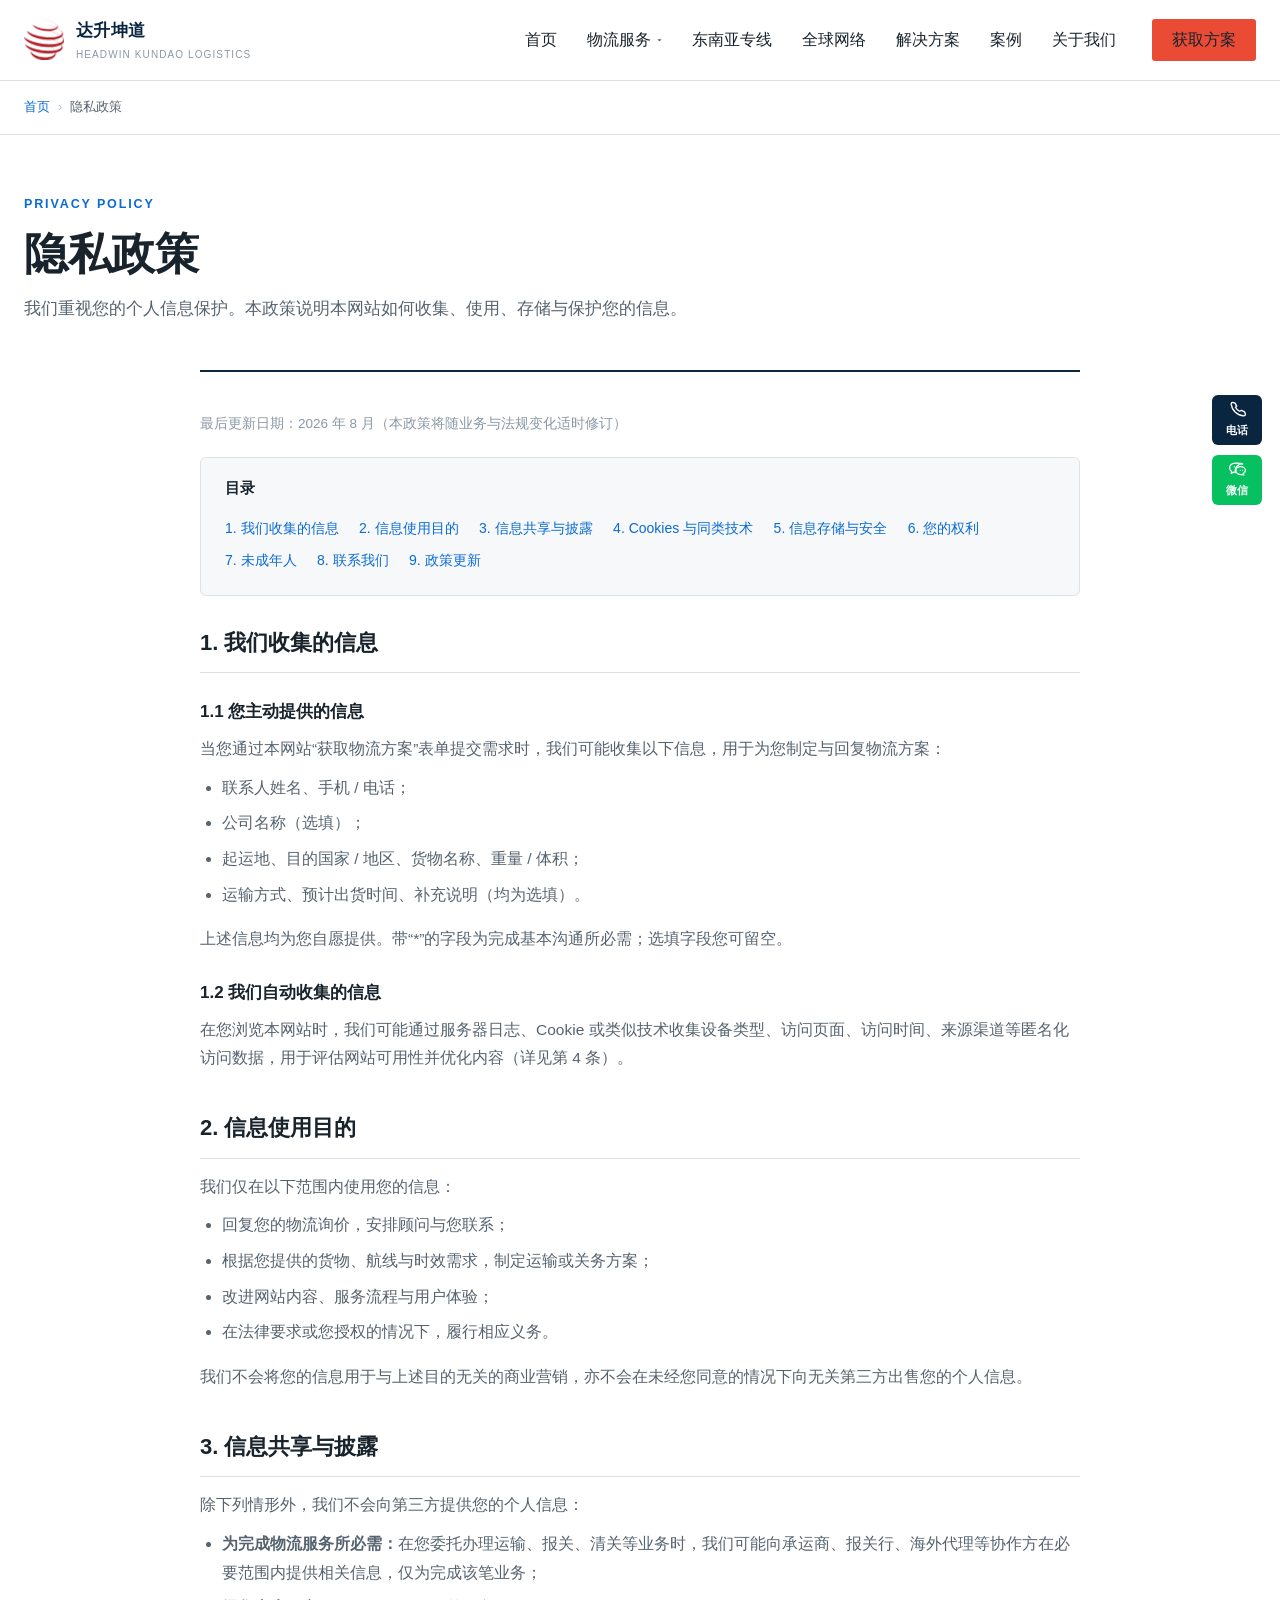
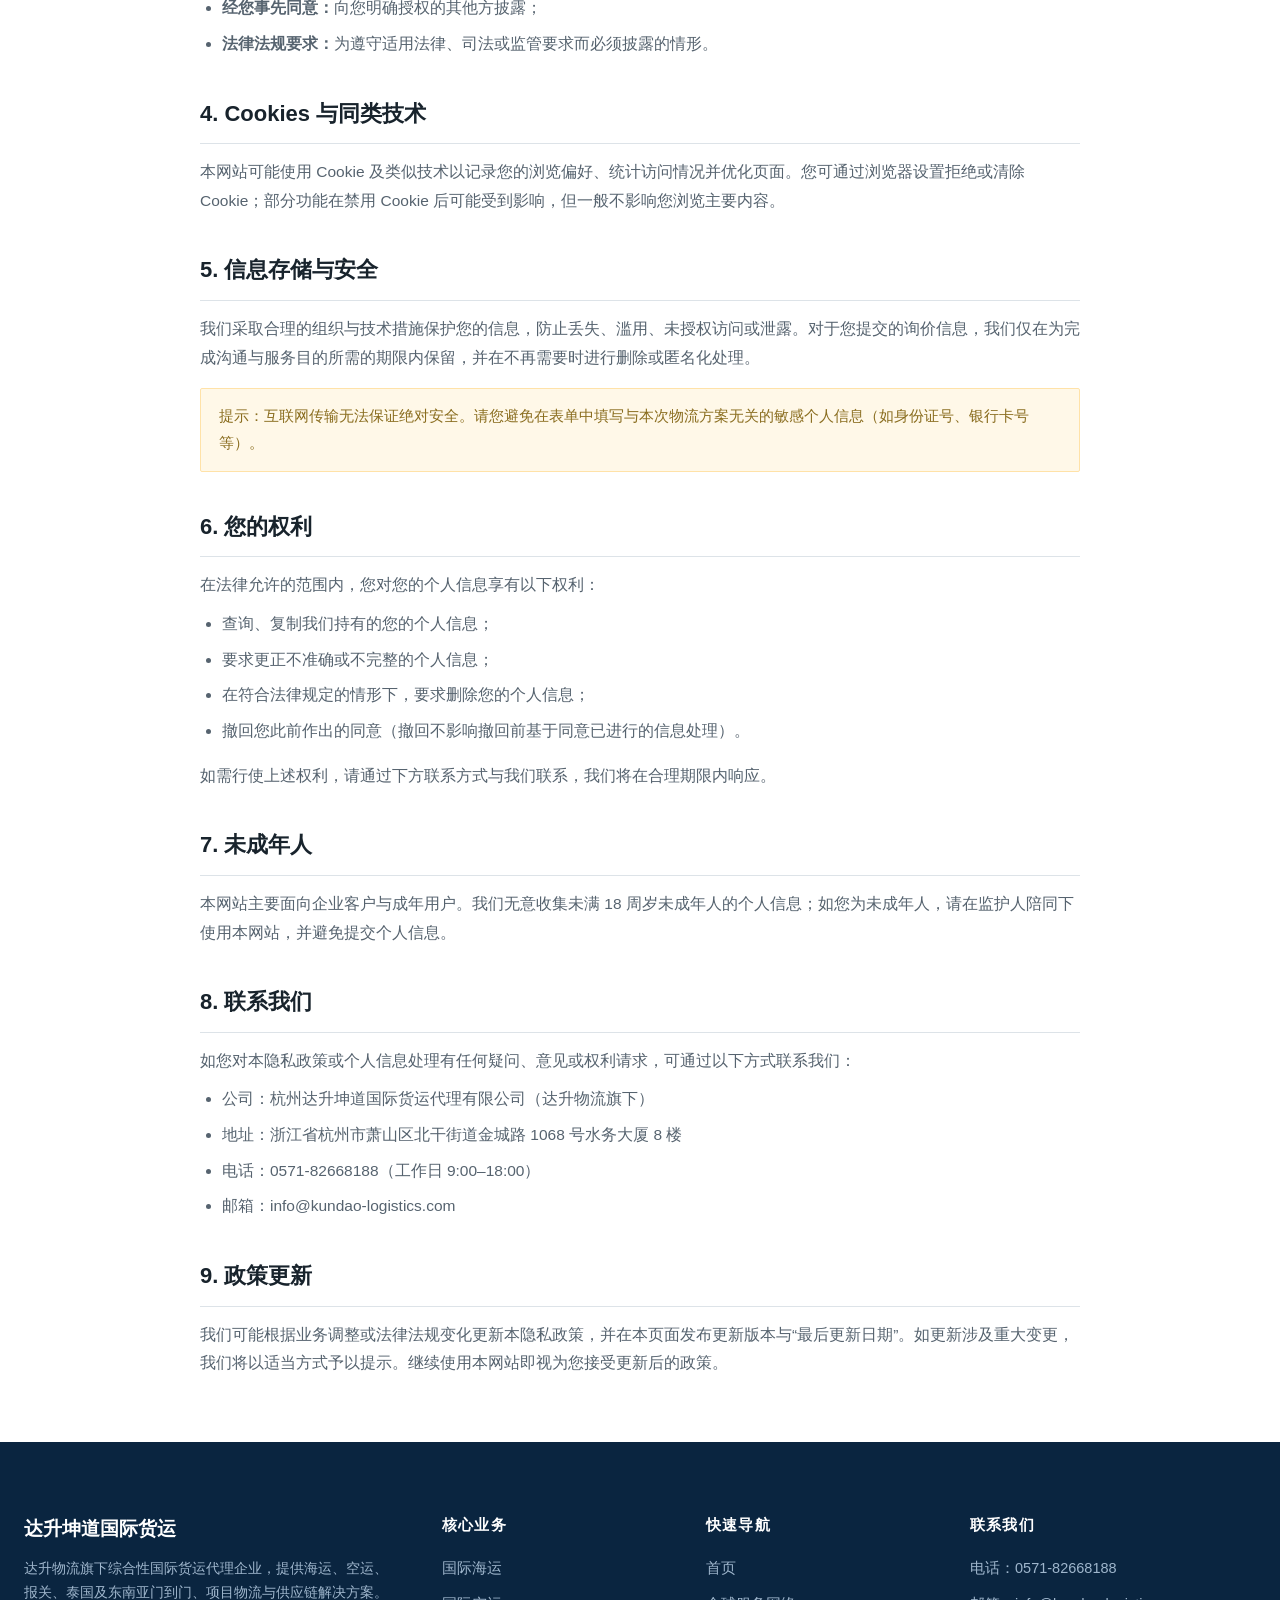
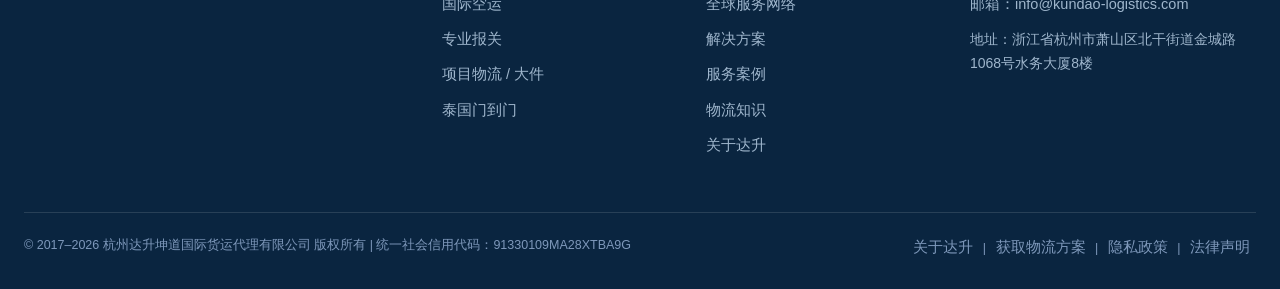
<file: privacy.html>
<!DOCTYPE html>
<html lang="zh-CN">
<head>
<meta charset="UTF-8">
<meta name="viewport" content="width=device-width, initial-scale=1.0">
<title>隐私政策_杭州达升坤道国际货运代理 | 个人信息如何处理</title>
<meta name="description" content="杭州达升坤道国际货运代理有限公司隐私政策：说明网站如何收集、使用、存储与保护您提交的询价信息及浏览数据，以及您享有的个人信息权利。">
<meta name="keywords" content="达升坤道隐私政策,货代网站个人信息,物流询价数据保护">
<meta name="author" content="杭州达升坤道国际货运代理有限公司">
<link rel="canonical" href="https://tydianshang.github.io/daskundao-website/privacy.html">
<meta property="og:title" content="隐私政策 - 达升坤道国际货运">
<meta property="og:type" content="website">
<meta property="og:url" content="https://tydianshang.github.io/daskundao-website/privacy.html">
<meta property="og:description" content="了解达升坤道如何保护您提交的物流询价信息及浏览数据。">
<link rel="stylesheet" href="css/style.css">
</head>
<body>

<!-- TODO_CONTACT_CONFIRM: 隐私政策中的联系邮箱沿用 info@kundao-logistics.com，待最终确认。 -->
<header class="nav">
  <div class="container">
    <a class="logo" href="index.html"><img class="mark-img" src="assets/logo-mark.png" alt="达升坤道 HEADWIN LOGISTICS 标志" width="40" height="40"><span class="txt"><b>达升坤道</b><span>HEADWIN KUNDAO LOGISTICS</span></span></a>
            <nav class="menu" id="menu">
      <a href="index.html">首页</a>
      <div class="has-dropdown">
        <a href="sea.html">物流服务 <span class="caret">▾</span></a>
        <div class="dropdown mega">
          <a href="sea.html"><b>国际海运</b><span>整柜 / 拼箱 / 特种柜</span></a>
          <a href="air.html"><b>国际空运</b><span>普货 / 特货 / 门到门</span></a>
          <a href="customs.html"><b>专业报关</b><span>单证预审 / 归类支持</span></a>
          <a href="sea.html#project"><b>项目物流</b><span>大件 / 特种货物运输</span></a>
        </div>
      </div>
      <a href="thailand.html">东南亚专线</a>
      <a href="routes.html">全球网络</a>
      <a href="industries.html">解决方案</a>
      <a href="cases.html">案例</a>
      <a href="about.html">关于我们</a>
      <a href="contact.html" class="btn btn-primary">获取方案</a>
    </nav>
    <button class="nav-toggle" id="navToggle" aria-label="菜单">☰</button>
  </div>
</header>
<div class="crumb"><div class="container"><a href="index.html">首页</a><span>›</span>隐私政策</div></div>

<section class="sec" style="padding:54px 0">
  <div class="container">
    <div class="sec-head"><span class="tag">PRIVACY POLICY</span><h1>隐私政策</h1><p>我们重视您的个人信息保护。本政策说明本网站如何收集、使用、存储与保护您的信息。</p></div>
    <div class="legal-article">
      <p class="updated">最后更新日期：2026 年 8 月（本政策将随业务与法规变化适时修订）</p>

      <div class="toc">
        <b>目录</b>
        <a href="#c1">1. 我们收集的信息</a>
        <a href="#c2">2. 信息使用目的</a>
        <a href="#c3">3. 信息共享与披露</a>
        <a href="#c4">4. Cookies 与同类技术</a>
        <a href="#c5">5. 信息存储与安全</a>
        <a href="#c6">6. 您的权利</a>
        <a href="#c7">7. 未成年人</a>
        <a href="#c8">8. 联系我们</a>
        <a href="#c9">9. 政策更新</a>
      </div>

      <h2 id="c1">1. 我们收集的信息</h2>
      <h3>1.1 您主动提供的信息</h3>
      <p>当您通过本网站“获取物流方案”表单提交需求时，我们可能收集以下信息，用于为您制定与回复物流方案：</p>
      <ul>
        <li>联系人姓名、手机 / 电话；</li>
        <li>公司名称（选填）；</li>
        <li>起运地、目的国家 / 地区、货物名称、重量 / 体积；</li>
        <li>运输方式、预计出货时间、补充说明（均为选填）。</li>
      </ul>
      <p>上述信息均为您自愿提供。带“*”的字段为完成基本沟通所必需；选填字段您可留空。</p>

      <h3>1.2 我们自动收集的信息</h3>
      <p>在您浏览本网站时，我们可能通过服务器日志、Cookie 或类似技术收集设备类型、访问页面、访问时间、来源渠道等匿名化访问数据，用于评估网站可用性并优化内容（详见第 4 条）。</p>

      <h2 id="c2">2. 信息使用目的</h2>
      <p>我们仅在以下范围内使用您的信息：</p>
      <ul>
        <li>回复您的物流询价，安排顾问与您联系；</li>
        <li>根据您提供的货物、航线与时效需求，制定运输或关务方案；</li>
        <li>改进网站内容、服务流程与用户体验；</li>
        <li>在法律要求或您授权的情况下，履行相应义务。</li>
      </ul>
      <p>我们不会将您的信息用于与上述目的无关的商业营销，亦不会在未经您同意的情况下向无关第三方出售您的个人信息。</p>

      <h2 id="c3">3. 信息共享与披露</h2>
      <p>除下列情形外，我们不会向第三方提供您的个人信息：</p>
      <ul>
        <li><b>为完成物流服务所必需：</b>在您委托办理运输、报关、清关等业务时，我们可能向承运商、报关行、海外代理等协作方在必要范围内提供相关信息，仅为完成该笔业务；</li>
        <li><b>经您事先同意：</b>向您明确授权的其他方披露；</li>
        <li><b>法律法规要求：</b>为遵守适用法律、司法或监管要求而必须披露的情形。</li>
      </ul>

      <h2 id="c4">4. Cookies 与同类技术</h2>
      <p>本网站可能使用 Cookie 及类似技术以记录您的浏览偏好、统计访问情况并优化页面。您可通过浏览器设置拒绝或清除 Cookie；部分功能在禁用 Cookie 后可能受到影响，但一般不影响您浏览主要内容。</p>

      <h2 id="c5">5. 信息存储与安全</h2>
      <p>我们采取合理的组织与技术措施保护您的信息，防止丢失、滥用、未授权访问或泄露。对于您提交的询价信息，我们仅在为完成沟通与服务目的所需的期限内保留，并在不再需要时进行删除或匿名化处理。</p>
      <p class="note">提示：互联网传输无法保证绝对安全。请您避免在表单中填写与本次物流方案无关的敏感个人信息（如身份证号、银行卡号等）。</p>

      <h2 id="c6">6. 您的权利</h2>
      <p>在法律允许的范围内，您对您的个人信息享有以下权利：</p>
      <ul>
        <li>查询、复制我们持有的您的个人信息；</li>
        <li>要求更正不准确或不完整的个人信息；</li>
        <li>在符合法律规定的情形下，要求删除您的个人信息；</li>
        <li>撤回您此前作出的同意（撤回不影响撤回前基于同意已进行的信息处理）。</li>
      </ul>
      <p>如需行使上述权利，请通过下方联系方式与我们联系，我们将在合理期限内响应。</p>

      <h2 id="c7">7. 未成年人</h2>
      <p>本网站主要面向企业客户与成年用户。我们无意收集未满 18 周岁未成年人的个人信息；如您为未成年人，请在监护人陪同下使用本网站，并避免提交个人信息。</p>

      <h2 id="c8">8. 联系我们</h2>
      <p>如您对本隐私政策或个人信息处理有任何疑问、意见或权利请求，可通过以下方式联系我们：</p>
      <ul>
        <li>公司：杭州达升坤道国际货运代理有限公司（达升物流旗下）</li>
        <li>地址：浙江省杭州市萧山区北干街道金城路 1068 号水务大厦 8 楼</li>
        <li>电话：0571-82668188（工作日 9:00–18:00）</li>
        <li>邮箱：info@kundao-logistics.com</li>
      </ul>

      <h2 id="c9">9. 政策更新</h2>
      <p>我们可能根据业务调整或法律法规变化更新本隐私政策，并在本页面发布更新版本与“最后更新日期”。如更新涉及重大变更，我们将以适当方式予以提示。继续使用本网站即视为您接受更新后的政策。</p>
    </div>
  </div>
</section>

<footer class="footer"><div class="container">
  <div class="cols">
    <div class="brand"><b>达升坤道国际货运</b><p>达升物流旗下综合性国际货运代理企业，提供海运、空运、报关、泰国及东南亚门到门、项目物流与供应链解决方案。</p></div>
    <div><h5>核心业务</h5><a href="sea.html">国际海运</a><a href="air.html">国际空运</a><a href="customs.html">专业报关</a><a href="sea.html#project">项目物流 / 大件</a><a href="thailand.html">泰国门到门</a></div>
    <div><h5>快速导航</h5><a href="index.html">首页</a><a href="routes.html">全球服务网络</a><a href="industries.html">解决方案</a><a href="cases.html">服务案例</a><a href="knowledge.html">物流知识</a><a href="about.html">关于达升</a></div>
    <div><h5>联系我们</h5><a href="tel:0571-82668188">电话：0571-82668188</a><a href="mailto:info@kundao-logistics.com">邮箱：info@kundao-logistics.com</a><span style="font-size:14px;color:#9fb6cc;display:block;margin-top:4px">地址：浙江省杭州市萧山区北干街道金城路1068号水务大厦8楼</span></div>
  </div>
  <div class="bottom"><span>© 2017–2026 杭州达升坤道国际货运代理有限公司 版权所有 | 统一社会信用代码：91330109MA28XTBA9G</span><span><a href="about.html">关于达升</a> | <a href="contact.html">获取物流方案</a> | <a href="privacy.html">隐私政策</a> | <a href="legal.html">法律声明</a></span></div>
</div></footer>

<div class="side-cta">
  <a class="c-tel" href="tel:0571-82668188"><svg class="ico"><use href="assets/icons.svg#ic-phone"></use></svg>电话</a>
  <a class="c-wx" href="#wx"><svg class="ico"><use href="assets/icons.svg#ic-wechat"></use></svg>微信</a>
</div>
<div class="mob-cta">
  <a class="c-tel" href="tel:0571-82668188"><svg class="ico"><use href="assets/icons.svg#ic-phone"></use></svg>电话</a>
  <a class="c-wx" href="#wx"><svg class="ico"><use href="assets/icons.svg#ic-wechat"></use></svg>微信</a>
  <a class="c-q" href="contact.html"><svg class="ico"><use href="assets/icons.svg#ic-arrow"></use></svg>询价</a>
</div>
<script>
document.getElementById('navToggle').addEventListener('click',function(){document.getElementById('menu').classList.toggle('open');});
</script>
<script>
(function(){
  if(!('IntersectionObserver' in window))return;
  var sel='.card,.sol-card,.ind-card,.route-card,.case-card,.post,.faq,.media,.flow .step,.stats .item,.evi .ec,.net-card,.panel,.cert';
  var els=[].slice.call(document.querySelectorAll(sel));
  var vh=window.innerHeight;
  els=els.filter(function(e){var r=e.getBoundingClientRect();return r.top>vh*0.92;});
  if(!els.length)return;
  els.forEach(function(e){e.classList.add('reveal');});
  var io=new IntersectionObserver(function(en){en.forEach(function(x){if(x.isIntersecting){x.target.classList.add('in');io.unobserve(x.target);}});},{threshold:.06,rootMargin:'0px 0px -30px 0px'});
  els.forEach(function(e){io.observe(e);});
})();
</script>
</body>
</html>
</file>
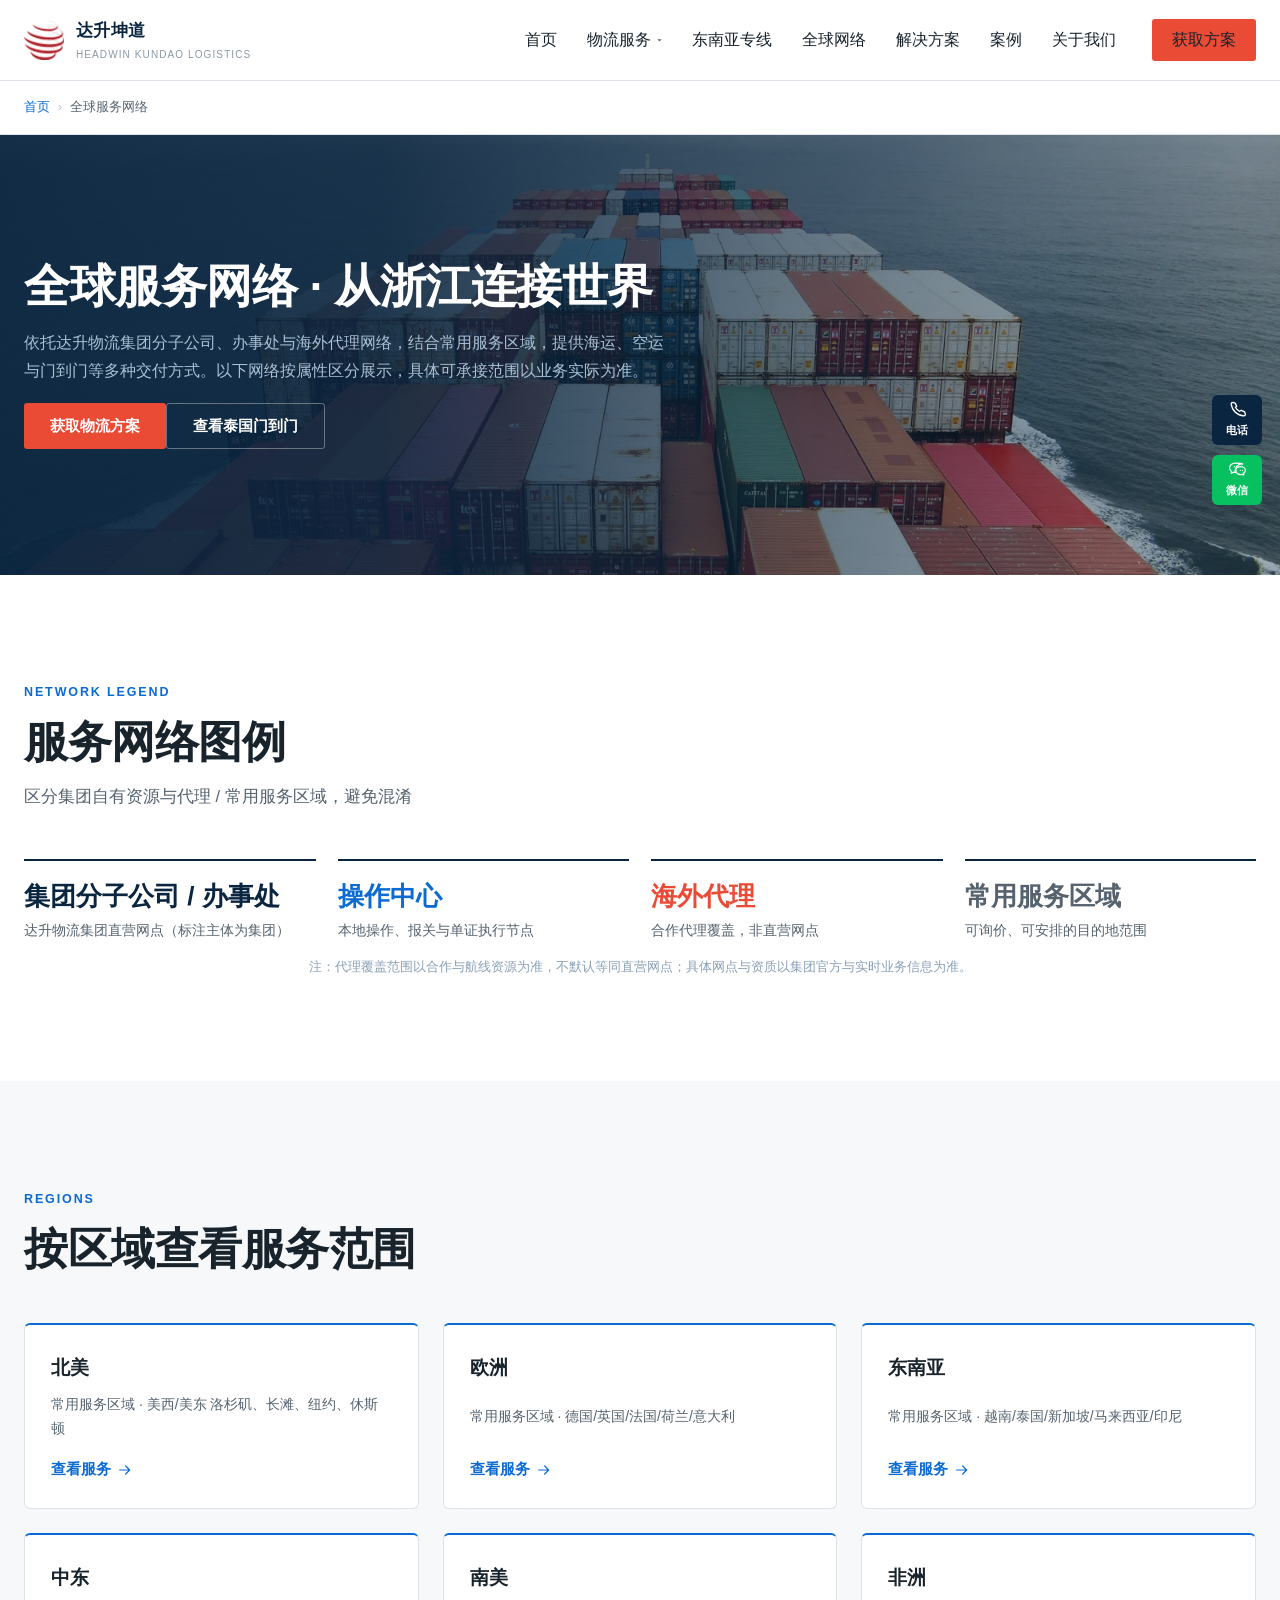
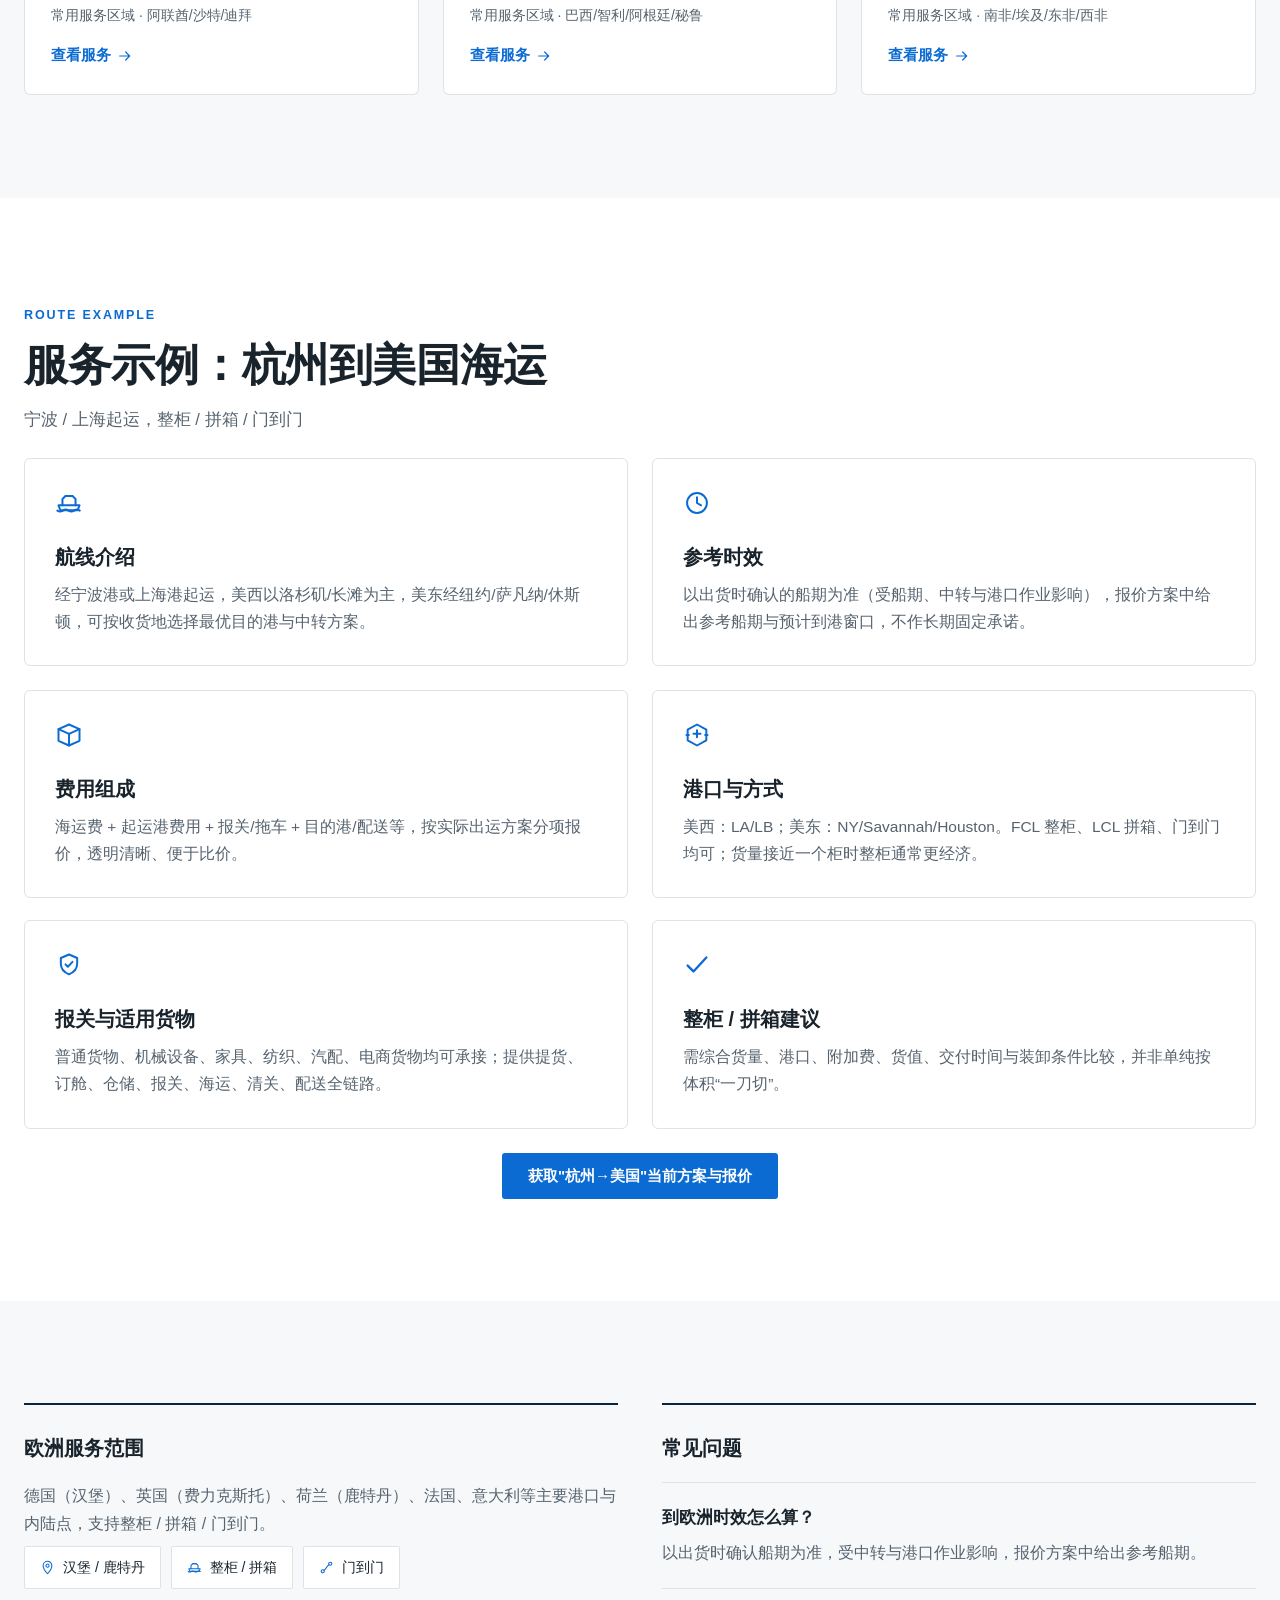
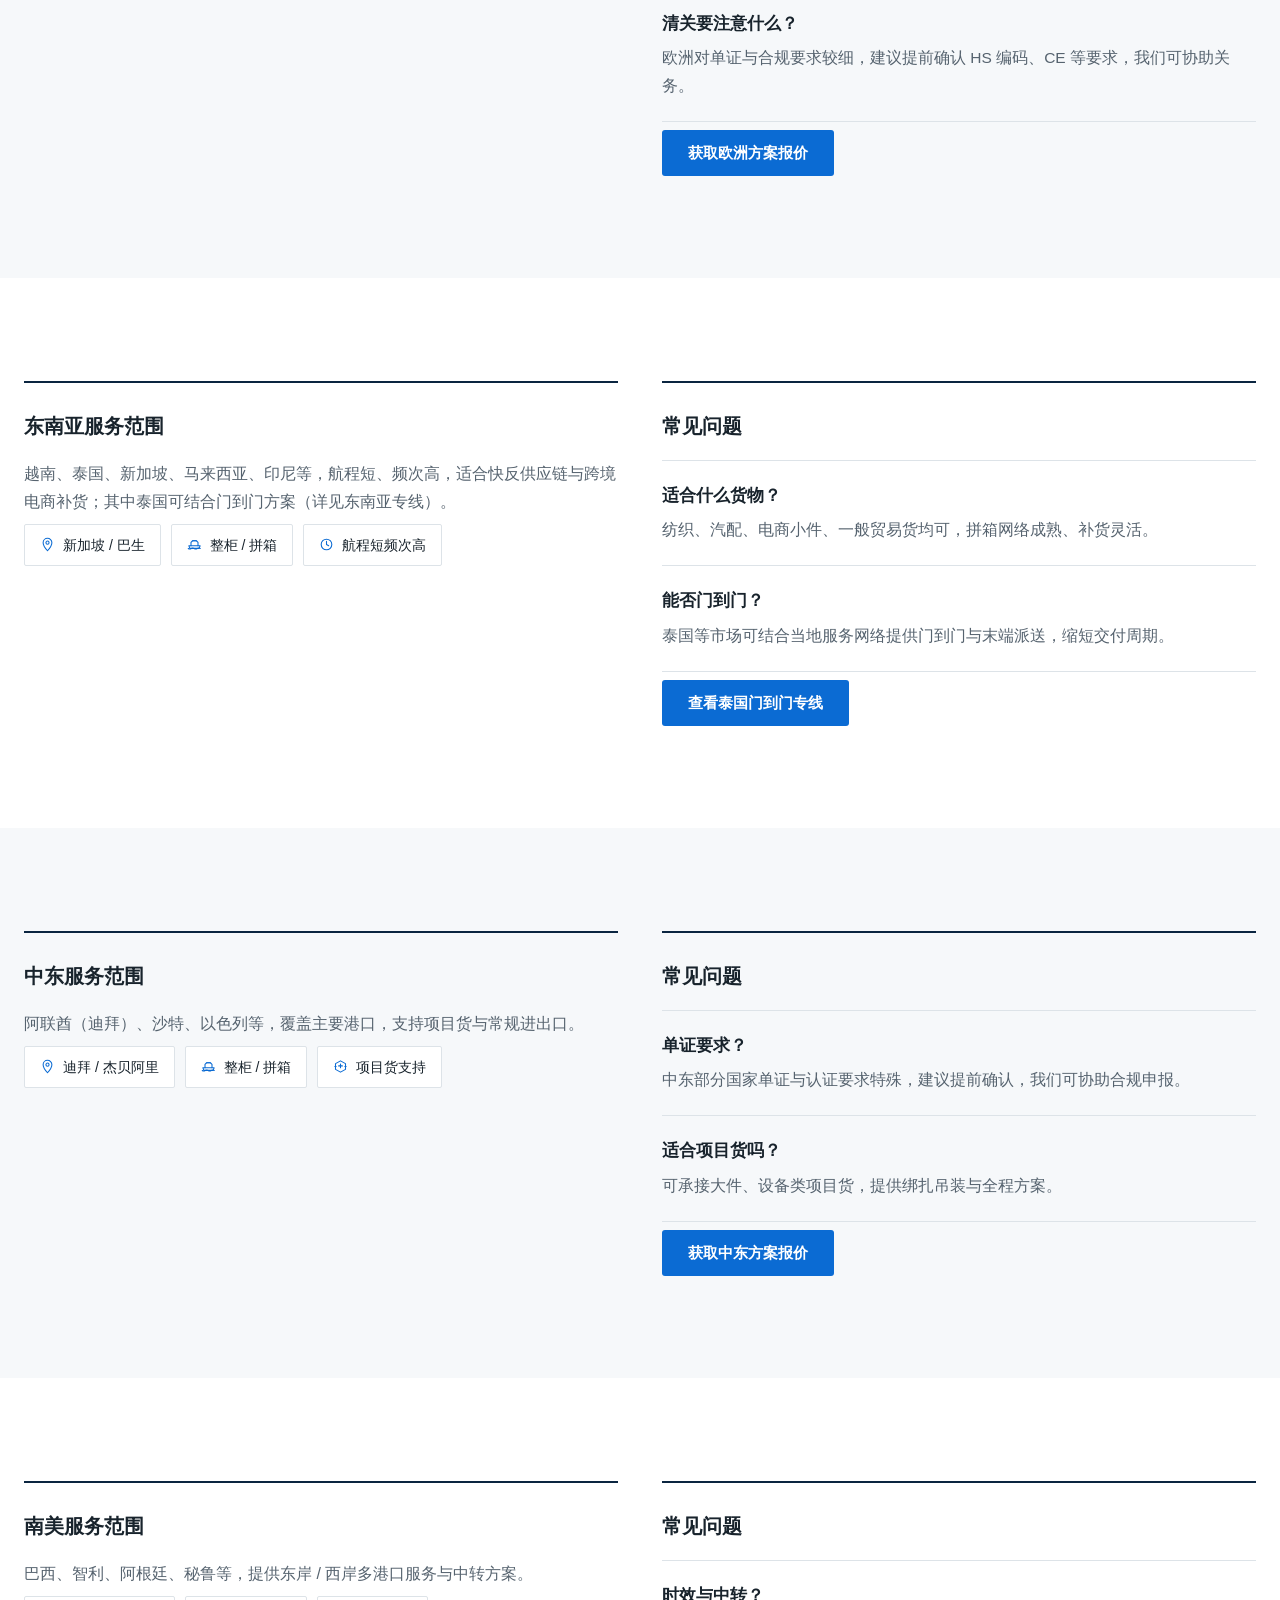
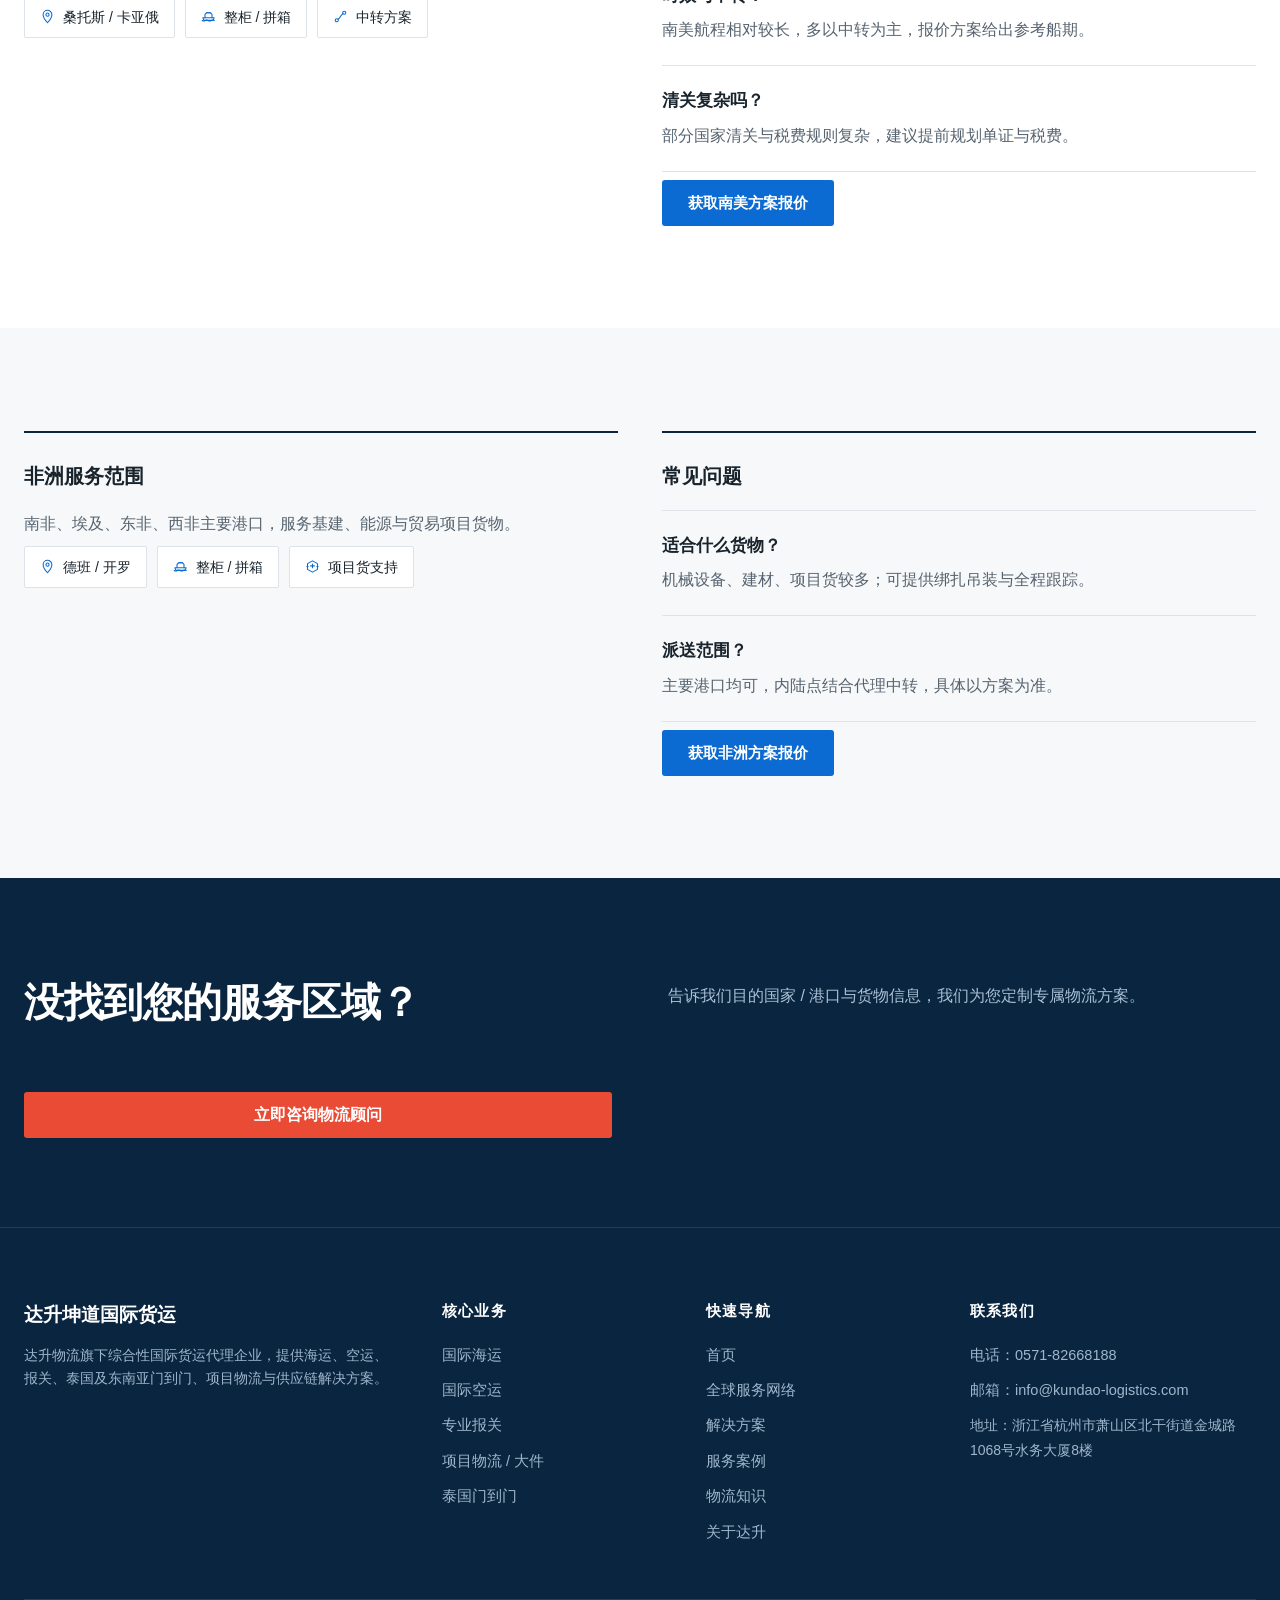
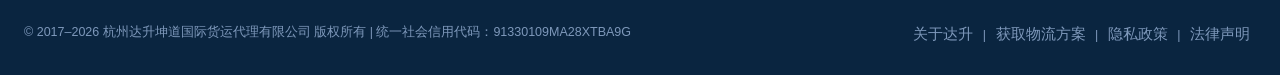
<file: routes.html>
<!DOCTYPE html>
<html lang="zh-CN">
<head>
<meta charset="UTF-8">
<meta name="viewport" content="width=device-width, initial-scale=1.0">
<title>全球服务网络_达升物流集团网点/代理/常用区域 | 达升坤道</title>
<meta name="description" content="达升坤道全球服务网络：依托达升物流集团分子公司、办事处、海外代理与常用服务区域，覆盖北美、欧洲、东南亚、中东、南美、非洲，提供海运、空运与门到门方案。">
<meta name="keywords" content="杭州国际物流网络,达升物流全球网络,杭州到美国海运,杭州到德国海运,东南亚门到门,国际货代网点">
<meta name="author" content="杭州达升坤道国际货运代理有限公司">
<link rel="canonical" href="https://tydianshang.github.io/daskundao-website/routes.html">
<meta property="og:title" content="全球服务网络 - 达升坤道国际货运">
<meta property="og:type" content="website">
<meta property="og:url" content="https://tydianshang.github.io/daskundao-website/routes.html">
<meta property="og:description" content="依托达升物流集团分子公司、办事处、海外代理与常用服务区域，覆盖全球主要贸易区。">
<link rel="stylesheet" href="css/style.css">
</head>
<body>
<!-- TODO_CONTACT_CONFIRM: 主电话 0571-82668188 沿用集团公开口径，待最终确认。 -->
<header class="nav">
  <div class="container">
    <a class="logo" href="index.html"><img class="mark-img" src="assets/logo-mark.png" alt="达升坤道 HEADWIN LOGISTICS 标志" width="40" height="40"><span class="txt"><b>达升坤道</b><span>HEADWIN KUNDAO LOGISTICS</span></span></a>
            <nav class="menu" id="menu">
      <a href="index.html">首页</a>
      <div class="has-dropdown">
        <a href="sea.html">物流服务 <span class="caret">▾</span></a>
        <div class="dropdown mega">
          <a href="sea.html"><b>国际海运</b><span>整柜 / 拼箱 / 特种柜</span></a>
          <a href="air.html"><b>国际空运</b><span>普货 / 特货 / 门到门</span></a>
          <a href="customs.html"><b>专业报关</b><span>单证预审 / 归类支持</span></a>
          <a href="sea.html#project"><b>项目物流</b><span>大件 / 特种货物运输</span></a>
        </div>
      </div>
      <a href="thailand.html">东南亚专线</a>
      <a href="routes.html" active>全球网络</a>
      <a href="industries.html">解决方案</a>
      <a href="cases.html">案例</a>
      <a href="about.html">关于我们</a>
      <a href="contact.html" class="btn btn-primary">获取方案</a>
    </nav>
    <button class="nav-toggle" id="navToggle" aria-label="菜单">☰</button>
  </div>
</header>
<div class="crumb"><div class="container"><a href="index.html">首页</a><span>›</span>全球服务网络</div></div>

<section class="page-banner bg">
  <div class="pb-bg" aria-hidden="true"><img src="assets/img-network.webp" alt="" fetchpriority="high"></div>
  <div class="container">
    <div class="pb-copy">
          <h1>全球服务网络 · 从浙江连接世界</h1>
          <p>依托达升物流集团分子公司、办事处与海外代理网络，结合常用服务区域，提供海运、空运与门到门等多种交付方式。以下网络按属性区分展示，具体可承接范围以业务实际为准。</p>
          <div class="cta" style="margin-top:18px"><a href="contact.html" class="btn btn-primary">获取物流方案</a><a href="thailand.html" class="btn btn-ghost-w">查看泰国门到门</a></div>
  
    </div>
  </div>
</section>

<!-- 图例 -->
<section>
  <div class="container">
    <div class="sec-head"><span class="tag">NETWORK LEGEND</span><h2>服务网络图例</h2><p>区分集团自有资源与代理 / 常用服务区域，避免混淆</p></div>
    <div class="evi">
      <div class="ec"><div class="n" style="color:var(--c-navy)">集团分子公司 / 办事处</div><div class="l">达升物流集团直营网点（标注主体为集团）</div></div>
      <div class="ec"><div class="n" style="color:var(--c-brand)">操作中心</div><div class="l">本地操作、报关与单证执行节点</div></div>
      <div class="ec"><div class="n" style="color:var(--c-accent)">海外代理</div><div class="l">合作代理覆盖，非直营网点</div></div>
      <div class="ec"><div class="n" style="color:var(--c-ink-2)">常用服务区域</div><div class="l">可询价、可安排的目的地范围</div></div>
    </div>
    <p class="disclaimer" style="text-align:center;margin-top:16px;color:#8aa0b5;font-size:12.5px">注：代理覆盖范围以合作与航线资源为准，不默认等同直营网点；具体网点与资质以集团官方与实时业务信息为准。</p>
  </div>
</section>

<section style="background:var(--c-bg)">
  <div class="container">
    <div class="sec-head"><span class="tag">REGIONS</span><h2>按区域查看服务范围</h2></div>
    <div class="grid cols-3">
      <a class="route-card" href="#na"><h3>北美</h3><div class="meta">常用服务区域 · 美西/美东 洛杉矶、长滩、纽约、休斯顿</div><span class="more">查看服务 <svg class="ico"><use href="assets/icons.svg#ic-arrow"></use></svg></span></a>
      <a class="route-card" href="#eu"><h3>欧洲</h3><div class="meta">常用服务区域 · 德国/英国/法国/荷兰/意大利</div><span class="more">查看服务 <svg class="ico"><use href="assets/icons.svg#ic-arrow"></use></svg></span></a>
      <a class="route-card" href="#sea"><h3>东南亚</h3><div class="meta">常用服务区域 · 越南/泰国/新加坡/马来西亚/印尼</div><span class="more">查看服务 <svg class="ico"><use href="assets/icons.svg#ic-arrow"></use></svg></span></a>
      <a class="route-card" href="#me"><h3>中东</h3><div class="meta">常用服务区域 · 阿联酋/沙特/迪拜</div><span class="more">查看服务 <svg class="ico"><use href="assets/icons.svg#ic-arrow"></use></svg></span></a>
      <a class="route-card" href="#sa"><h3>南美</h3><div class="meta">常用服务区域 · 巴西/智利/阿根廷/秘鲁</div><span class="more">查看服务 <svg class="ico"><use href="assets/icons.svg#ic-arrow"></use></svg></span></a>
      <a class="route-card" href="#af"><h3>非洲</h3><div class="meta">常用服务区域 · 南非/埃及/东非/西非</div><span class="more">查看服务 <svg class="ico"><use href="assets/icons.svg#ic-arrow"></use></svg></span></a>
    </div>
  </div>
</section>

<!-- 示例：杭州到美国 -->
<section id="na">
  <div class="container">
    <div class="sec-head" style="text-align:left;margin:0 0 24px"><span class="tag">ROUTE EXAMPLE</span><h2>服务示例：杭州到美国海运</h2><p>宁波 / 上海起运，整柜 / 拼箱 / 门到门</p></div>
    <div class="grid cols-2">
      <div class="card"><div class="ic"><svg class="ico"><use href="assets/icons.svg#ic-ocean"></use></svg></div><h3>航线介绍</h3><p>经宁波港或上海港起运，美西以洛杉矶/长滩为主，美东经纽约/萨凡纳/休斯顿，可按收货地选择最优目的港与中转方案。</p></div>
      <div class="card"><div class="ic"><svg class="ico"><use href="assets/icons.svg#ic-clock"></use></svg></div><h3>参考时效</h3><p>以出货时确认的船期为准（受船期、中转与港口作业影响），报价方案中给出参考船期与预计到港窗口，不作长期固定承诺。</p></div>
      <div class="card"><div class="ic"><svg class="ico"><use href="assets/icons.svg#ic-trade"></use></svg></div><h3>费用组成</h3><p>海运费 + 起运港费用 + 报关/拖车 + 目的港/配送等，按实际出运方案分项报价，透明清晰、便于比价。</p></div>
      <div class="card"><div class="ic"><svg class="ico"><use href="assets/icons.svg#ic-project"></use></svg></div><h3>港口与方式</h3><p>美西：LA/LB；美东：NY/Savannah/Houston。FCL 整柜、LCL 拼箱、门到门均可；货量接近一个柜时整柜通常更经济。</p></div>
    </div>
    <div class="grid cols-2" style="margin-top:22px">
      <div class="card"><div class="ic"><svg class="ico"><use href="assets/icons.svg#ic-customs"></use></svg></div><h3>报关与适用货物</h3><p>普通货物、机械设备、家具、纺织、汽配、电商货物均可承接；提供提货、订舱、仓储、报关、海运、清关、配送全链路。</p></div>
      <div class="card"><div class="ic"><svg class="ico"><use href="assets/icons.svg#ic-check"></use></svg></div><h3>整柜 / 拼箱建议</h3><p>需综合货量、港口、附加费、货值、交付时间与装卸条件比较，并非单纯按体积“一刀切”。</p></div>
    </div>
    <div class="center" style="margin-top:24px"><a href="contact.html" class="btn btn-brand">获取"杭州→美国"当前方案与报价</a></div>
  </div>
</section>

<!-- 欧洲 -->
<section id="eu" style="background:var(--c-bg)">
  <div class="container">
    <div class="split">
      <div class="pane">
        <h3>欧洲服务范围</h3>
        <p>德国（汉堡）、英国（费力克斯托）、荷兰（鹿特丹）、法国、意大利等主要港口与内陆点，支持整柜 / 拼箱 / 门到门。</p>
        <ul class="pill-list">
          <li><svg class="ico"><use href="assets/icons.svg#ic-location"></use></svg>汉堡 / 鹿特丹</li>
          <li><svg class="ico"><use href="assets/icons.svg#ic-ocean"></use></svg>整柜 / 拼箱</li>
          <li><svg class="ico"><use href="assets/icons.svg#ic-route"></use></svg>门到门</li>
        </ul>
      </div>
      <div class="pane">
        <h3>常见问题</h3>
        <div class="faq"><h4>到欧洲时效怎么算？</h4><p>以出货时确认船期为准，受中转与港口作业影响，报价方案中给出参考船期。</p></div>
        <div class="faq"><h4>清关要注意什么？</h4><p>欧洲对单证与合规要求较细，建议提前确认 HS 编码、CE 等要求，我们可协助关务。</p></div>
        <a href="contact.html" class="btn btn-brand" style="margin-top:8px">获取欧洲方案报价</a>
      </div>
    </div>
  </div>
</section>

<!-- 东南亚 -->
<section id="sea">
  <div class="container">
    <div class="split">
      <div class="pane">
        <h3>东南亚服务范围</h3>
        <p>越南、泰国、新加坡、马来西亚、印尼等，航程短、频次高，适合快反供应链与跨境电商补货；其中泰国可结合门到门方案（详见东南亚专线）。</p>
        <ul class="pill-list">
          <li><svg class="ico"><use href="assets/icons.svg#ic-location"></use></svg>新加坡 / 巴生</li>
          <li><svg class="ico"><use href="assets/icons.svg#ic-ocean"></use></svg>整柜 / 拼箱</li>
          <li><svg class="ico"><use href="assets/icons.svg#ic-clock"></use></svg>航程短频次高</li>
        </ul>
      </div>
      <div class="pane">
        <h3>常见问题</h3>
        <div class="faq"><h4>适合什么货物？</h4><p>纺织、汽配、电商小件、一般贸易货均可，拼箱网络成熟、补货灵活。</p></div>
        <div class="faq"><h4>能否门到门？</h4><p>泰国等市场可结合当地服务网络提供门到门与末端派送，缩短交付周期。</p></div>
        <a href="thailand.html" class="btn btn-brand" style="margin-top:8px">查看泰国门到门专线</a>
      </div>
    </div>
  </div>
</section>

<!-- 中东 -->
<section id="me" style="background:var(--c-bg)">
  <div class="container">
    <div class="split">
      <div class="pane">
        <h3>中东服务范围</h3>
        <p>阿联酋（迪拜）、沙特、以色列等，覆盖主要港口，支持项目货与常规进出口。</p>
        <ul class="pill-list">
          <li><svg class="ico"><use href="assets/icons.svg#ic-location"></use></svg>迪拜 / 杰贝阿里</li>
          <li><svg class="ico"><use href="assets/icons.svg#ic-ocean"></use></svg>整柜 / 拼箱</li>
          <li><svg class="ico"><use href="assets/icons.svg#ic-project"></use></svg>项目货支持</li>
        </ul>
      </div>
      <div class="pane">
        <h3>常见问题</h3>
        <div class="faq"><h4>单证要求？</h4><p>中东部分国家单证与认证要求特殊，建议提前确认，我们可协助合规申报。</p></div>
        <div class="faq"><h4>适合项目货吗？</h4><p>可承接大件、设备类项目货，提供绑扎吊装与全程方案。</p></div>
        <a href="contact.html" class="btn btn-brand" style="margin-top:8px">获取中东方案报价</a>
      </div>
    </div>
  </div>
</section>

<!-- 南美 -->
<section id="sa">
  <div class="container">
    <div class="split">
      <div class="pane">
        <h3>南美服务范围</h3>
        <p>巴西、智利、阿根廷、秘鲁等，提供东岸 / 西岸多港口服务与中转方案。</p>
        <ul class="pill-list">
          <li><svg class="ico"><use href="assets/icons.svg#ic-location"></use></svg>桑托斯 / 卡亚俄</li>
          <li><svg class="ico"><use href="assets/icons.svg#ic-ocean"></use></svg>整柜 / 拼箱</li>
          <li><svg class="ico"><use href="assets/icons.svg#ic-route"></use></svg>中转方案</li>
        </ul>
      </div>
      <div class="pane">
        <h3>常见问题</h3>
        <div class="faq"><h4>时效与中转？</h4><p>南美航程相对较长，多以中转为主，报价方案给出参考船期。</p></div>
        <div class="faq"><h4>清关复杂吗？</h4><p>部分国家清关与税费规则复杂，建议提前规划单证与税费。</p></div>
        <a href="contact.html" class="btn btn-brand" style="margin-top:8px">获取南美方案报价</a>
      </div>
    </div>
  </div>
</section>

<!-- 非洲 -->
<section id="af" style="background:var(--c-bg)">
  <div class="container">
    <div class="split">
      <div class="pane">
        <h3>非洲服务范围</h3>
        <p>南非、埃及、东非、西非主要港口，服务基建、能源与贸易项目货物。</p>
        <ul class="pill-list">
          <li><svg class="ico"><use href="assets/icons.svg#ic-location"></use></svg>德班 / 开罗</li>
          <li><svg class="ico"><use href="assets/icons.svg#ic-ocean"></use></svg>整柜 / 拼箱</li>
          <li><svg class="ico"><use href="assets/icons.svg#ic-project"></use></svg>项目货支持</li>
        </ul>
      </div>
      <div class="pane">
        <h3>常见问题</h3>
        <div class="faq"><h4>适合什么货物？</h4><p>机械设备、建材、项目货较多；可提供绑扎吊装与全程跟踪。</p></div>
        <div class="faq"><h4>派送范围？</h4><p>主要港口均可，内陆点结合代理中转，具体以方案为准。</p></div>
        <a href="contact.html" class="btn btn-brand" style="margin-top:8px">获取非洲方案报价</a>
      </div>
    </div>
  </div>
</section>

<section class="cta-band"><div class="container">
  <h2>没找到您的服务区域？</h2>
  <p>告诉我们目的国家 / 港口与货物信息，我们为您定制专属物流方案。</p>
  <a href="contact.html" class="btn btn-primary" style="font-size:16px;padding:13px 34px">立即咨询物流顾问</a>
</div></section>

<footer class="footer"><div class="container">
  <div class="cols">
    <div class="brand"><b>达升坤道国际货运</b><p>达升物流旗下综合性国际货运代理企业，提供海运、空运、报关、泰国及东南亚门到门、项目物流与供应链解决方案。</p></div>
    <div><h5>核心业务</h5><a href="sea.html">国际海运</a><a href="air.html">国际空运</a><a href="customs.html">专业报关</a><a href="sea.html#project">项目物流 / 大件</a><a href="thailand.html">泰国门到门</a></div>
    <div><h5>快速导航</h5><a href="index.html">首页</a><a href="routes.html">全球服务网络</a><a href="industries.html">解决方案</a><a href="cases.html">服务案例</a><a href="knowledge.html">物流知识</a><a href="about.html">关于达升</a></div>
    <div><h5>联系我们</h5><a href="tel:0571-82668188">电话：0571-82668188</a><a href="mailto:info@kundao-logistics.com">邮箱：info@kundao-logistics.com</a><span style="font-size:14px;color:#9fb6cc;display:block;margin-top:4px">地址：浙江省杭州市萧山区北干街道金城路1068号水务大厦8楼</span></div>
  </div>
  <div class="bottom"><span>© 2017–2026 杭州达升坤道国际货运代理有限公司 版权所有 | 统一社会信用代码：91330109MA28XTBA9G</span><span><a href="about.html">关于达升</a> | <a href="contact.html">获取物流方案</a> | <a href="privacy.html">隐私政策</a> | <a href="legal.html">法律声明</a></span></div>
</div></footer>

<div class="side-cta">
  <a class="c-tel" href="tel:0571-82668188"><svg class="ico"><use href="assets/icons.svg#ic-phone"></use></svg>电话</a>
  <a class="c-wx" href="contact.html#wx"><svg class="ico"><use href="assets/icons.svg#ic-wechat"></use></svg>微信</a>
</div>
<div class="mob-cta">
  <a class="c-tel" href="tel:0571-82668188"><svg class="ico"><use href="assets/icons.svg#ic-phone"></use></svg>电话</a>
  <a class="c-wx" href="contact.html#wx"><svg class="ico"><use href="assets/icons.svg#ic-wechat"></use></svg>微信</a>
  <a class="c-q" href="contact.html"><svg class="ico"><use href="assets/icons.svg#ic-arrow"></use></svg>询价</a>
</div>
<script>document.getElementById('navToggle').addEventListener('click',function(){document.getElementById('menu').classList.toggle('open');});</script>
<script>
(function(){
  if(!('IntersectionObserver' in window))return;
  var sel='.card,.sol-card,.ind-card,.route-card,.case-card,.post,.faq,.media,.flow .step,.stats .item,.evi .ec,.net-card,.panel,.cert';
  var els=[].slice.call(document.querySelectorAll(sel));
  var vh=window.innerHeight;
  els=els.filter(function(e){var r=e.getBoundingClientRect();return r.top>vh*0.92;});
  if(!els.length)return;
  els.forEach(function(e){e.classList.add('reveal');});
  var io=new IntersectionObserver(function(en){en.forEach(function(x){if(x.isIntersecting){x.target.classList.add('in');io.unobserve(x.target);}});},{threshold:.06,rootMargin:'0px 0px -30px 0px'});
  els.forEach(function(e){io.observe(e);});
})();
</script>
</body>
</html>
</file>
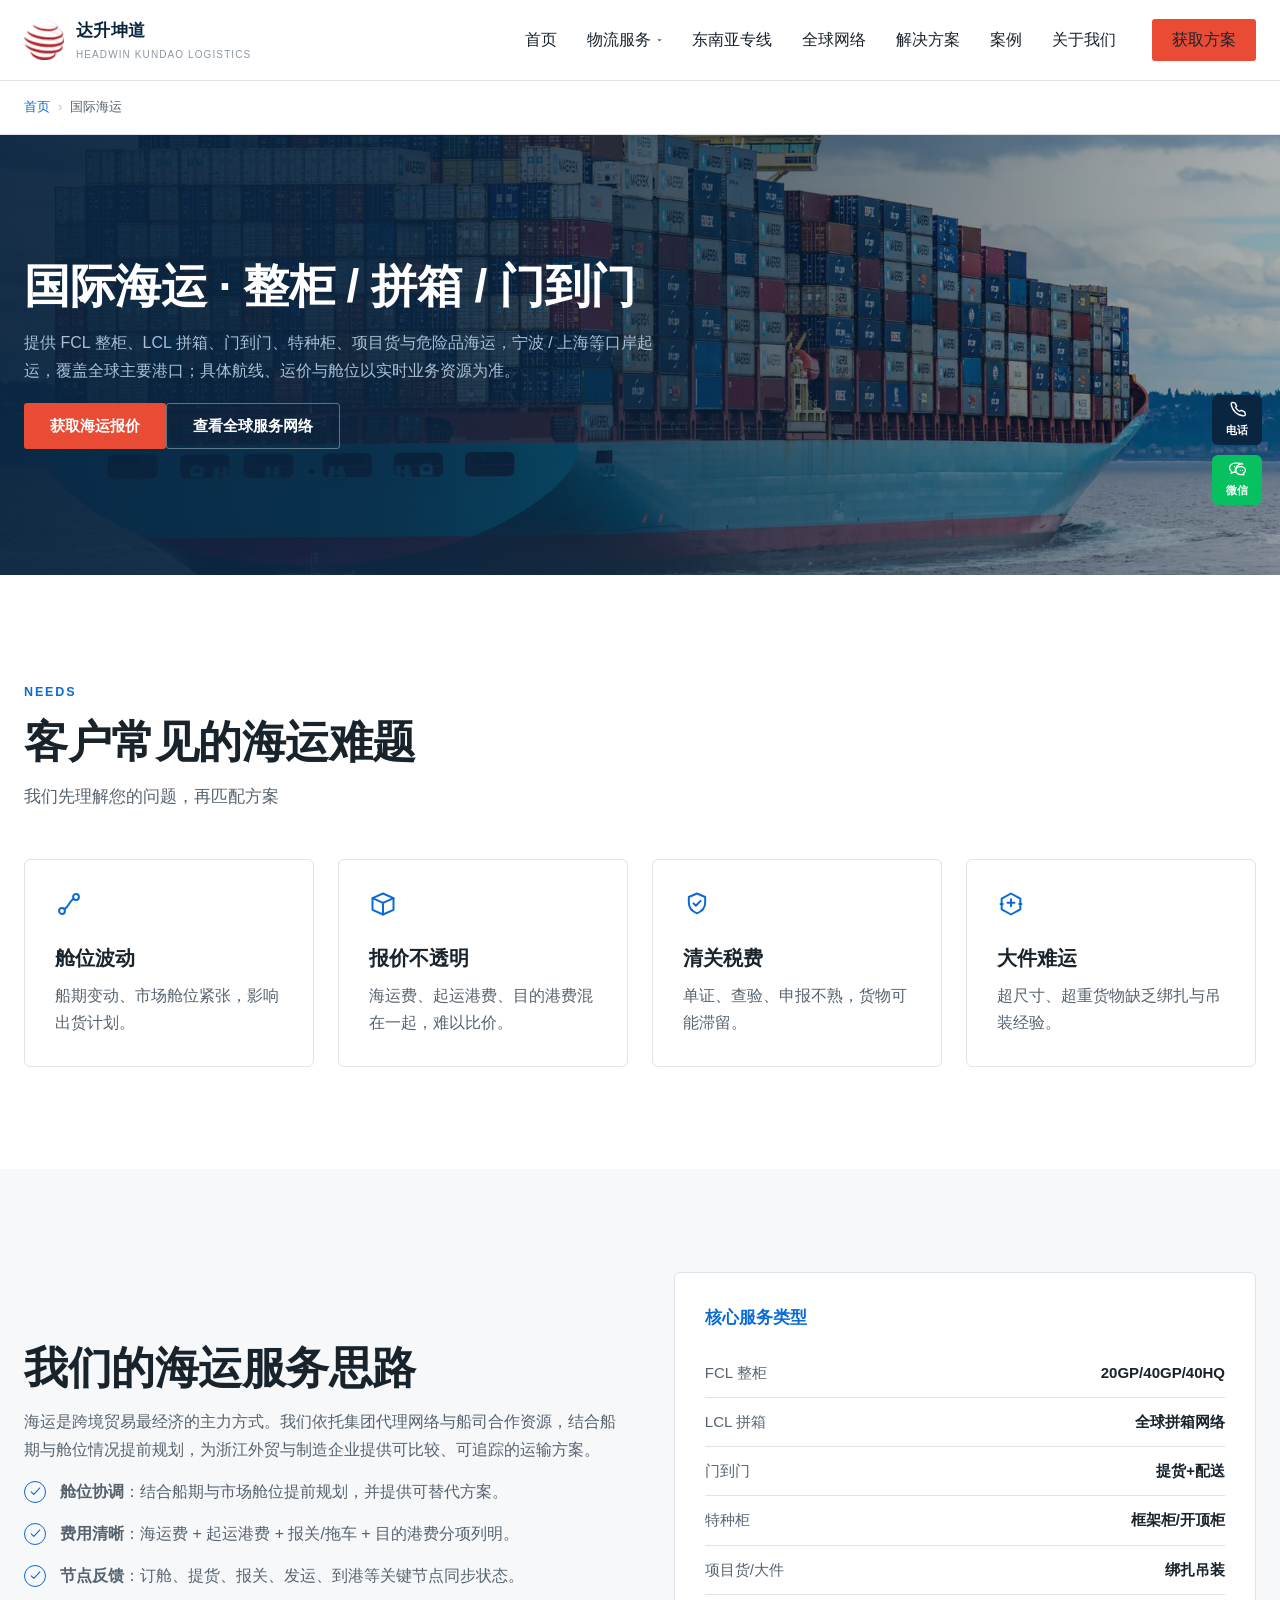
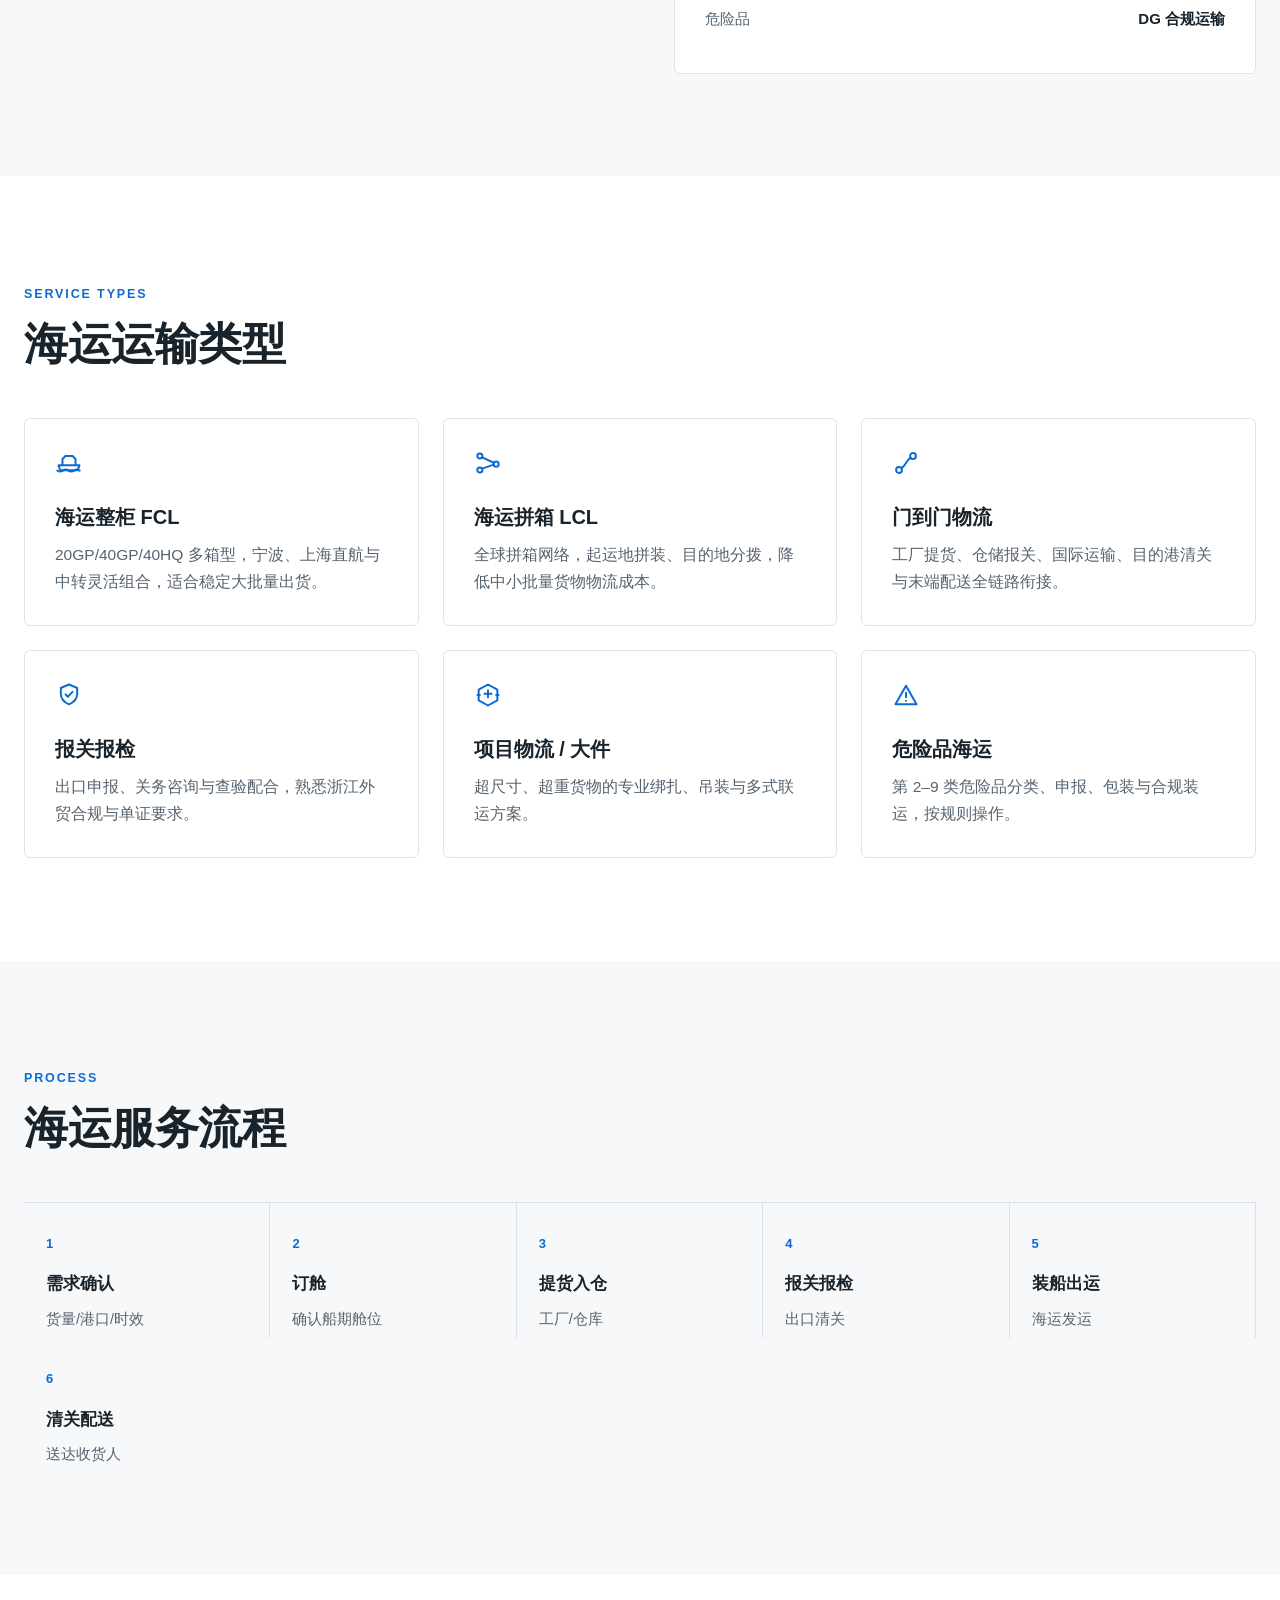
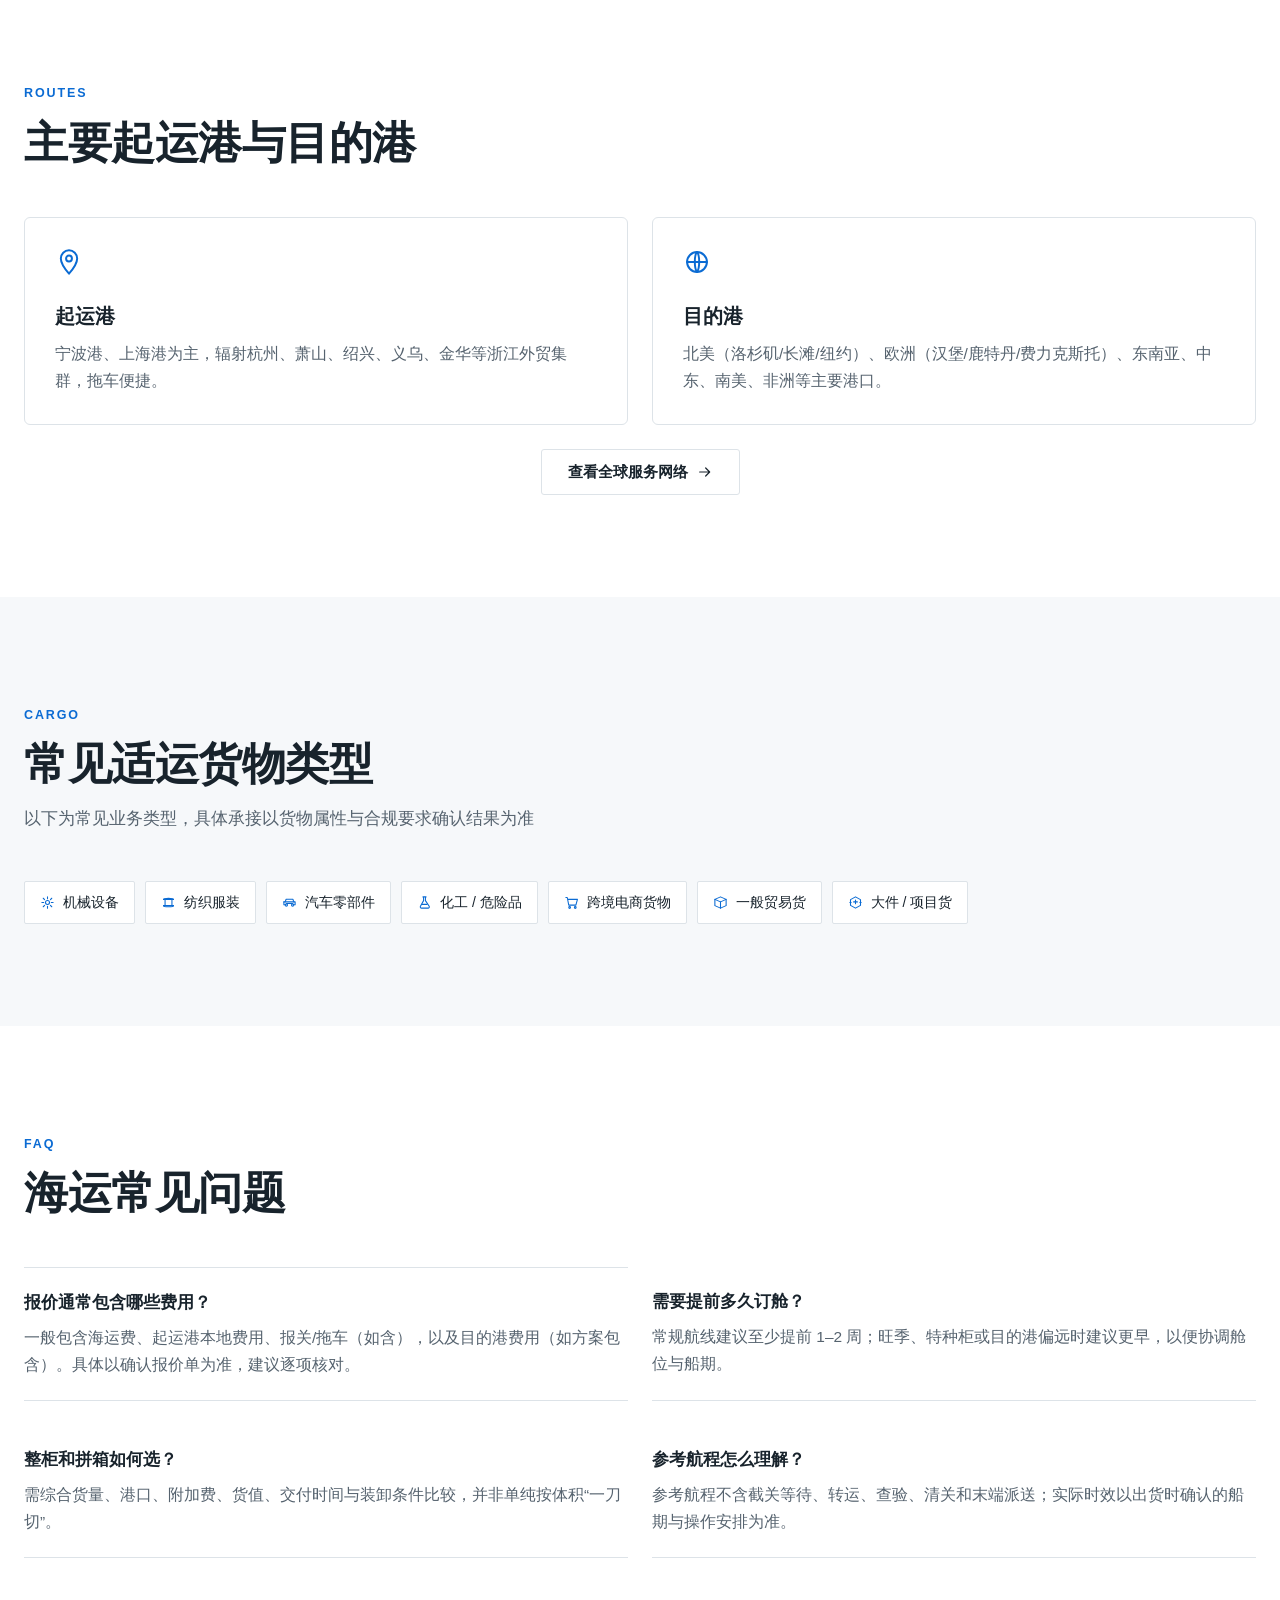
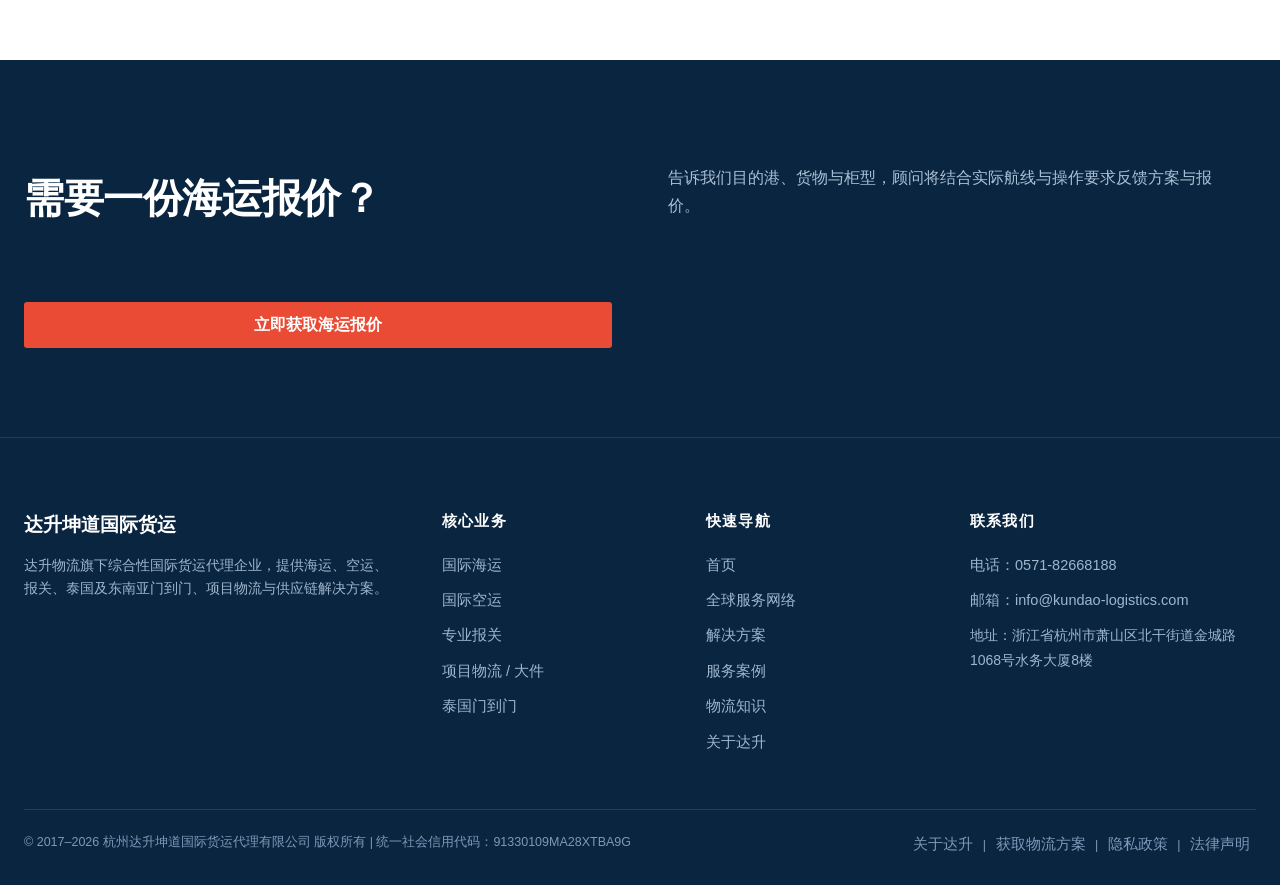
<file: sea.html>
<!DOCTYPE html>
<html lang="zh-CN">
<head>
<meta charset="UTF-8">
<meta name="viewport" content="width=device-width, initial-scale=1.0">
<title>国际海运_杭州货代_FCL/LCL/特种柜/门到门 | 达升坤道</title>
<meta name="description" content="杭州达升坤道国际海运：FCL 整柜、LCL 拼箱、门到门、特种柜、项目货与危险品海运，宁波/上海起运，覆盖北美、欧洲、东南亚、中东等全球主要港口。参考航程与报价以实际船期为准。">
<meta name="keywords" content="杭州国际海运,杭州海运拼箱,宁波港国际货代,上海港国际货代,海运整柜FCL,海运拼箱LCL,杭州危险品海运,杭州门到门海运">
<meta name="author" content="杭州达升坤道国际货运代理有限公司">
<link rel="canonical" href="https://tydianshang.github.io/daskundao-website/sea.html">
<meta property="og:title" content="国际海运 - 达升坤道国际货运">
<meta property="og:type" content="website">
<meta property="og:url" content="https://tydianshang.github.io/daskundao-website/sea.html">
<meta property="og:description" content="整柜 FCL、拼箱 LCL、门到门、特种柜、项目货与危险品海运，宁波/上海起运，覆盖全球主要港口。">
<link rel="stylesheet" href="css/style.css">
<script type="application/ld+json">
{"@context":"https://schema.org","@type":"Service","serviceType":"国际海运","provider":{"@type":"Organization","name":"杭州达升坤道国际货运代理有限公司"},"areaServed":"全球主要港口"}
</script>
</head>
<body>
<!-- TODO_CONTACT_CONFIRM: 主电话 0571-82668188 沿用集团公开口径，待最终确认。 -->
<header class="nav">
  <div class="container">
    <a class="logo" href="index.html"><img class="mark-img" src="assets/logo-mark.png" alt="达升坤道 HEADWIN LOGISTICS 标志" width="40" height="40"><span class="txt"><b>达升坤道</b><span>HEADWIN KUNDAO LOGISTICS</span></span></a>
            <nav class="menu" id="menu">
      <a href="index.html">首页</a>
      <div class="has-dropdown">
        <a href="sea.html">物流服务 <span class="caret">▾</span></a>
        <div class="dropdown mega">
          <a href="sea.html"><b>国际海运</b><span>整柜 / 拼箱 / 特种柜</span></a>
          <a href="air.html"><b>国际空运</b><span>普货 / 特货 / 门到门</span></a>
          <a href="customs.html"><b>专业报关</b><span>单证预审 / 归类支持</span></a>
          <a href="sea.html#project"><b>项目物流</b><span>大件 / 特种货物运输</span></a>
        </div>
      </div>
      <a href="thailand.html">东南亚专线</a>
      <a href="routes.html">全球网络</a>
      <a href="industries.html">解决方案</a>
      <a href="cases.html">案例</a>
      <a href="about.html">关于我们</a>
      <a href="contact.html" class="btn btn-primary">获取方案</a>
    </nav>
    <button class="nav-toggle" id="navToggle" aria-label="菜单">☰</button>
  </div>
</header>
<div class="crumb"><div class="container"><a href="index.html">首页</a><span>›</span>国际海运</div></div>

<section class="page-banner bg">
  <div class="pb-bg" aria-hidden="true"><img src="assets/img-sea.webp" alt="" fetchpriority="high"></div>
  <div class="container">
    <div class="pb-copy">
          <h1>国际海运 · 整柜 / 拼箱 / 门到门</h1>
          <p>提供 FCL 整柜、LCL 拼箱、门到门、特种柜、项目货与危险品海运，宁波 / 上海等口岸起运，覆盖全球主要港口；具体航线、运价与舱位以实时业务资源为准。</p>
          <div class="cta" style="margin-top:18px"><a href="contact.html" class="btn btn-primary">获取海运报价</a><a href="routes.html" class="btn btn-ghost-w">查看全球服务网络</a></div>
  
    </div>
  </div>
</section>

<section>
  <div class="container">
    <div class="sec-head"><span class="tag">NEEDS</span><h2>客户常见的海运难题</h2><p>我们先理解您的问题，再匹配方案</p></div>
    <div class="grid cols-4">
      <div class="card"><div class="ic"><svg class="ico"><use href="assets/icons.svg#ic-route"></use></svg></div><h3>舱位波动</h3><p>船期变动、市场舱位紧张，影响出货计划。</p></div>
      <div class="card"><div class="ic"><svg class="ico"><use href="assets/icons.svg#ic-trade"></use></svg></div><h3>报价不透明</h3><p>海运费、起运港费、目的港费混在一起，难以比价。</p></div>
      <div class="card"><div class="ic"><svg class="ico"><use href="assets/icons.svg#ic-customs"></use></svg></div><h3>清关税费</h3><p>单证、查验、申报不熟，货物可能滞留。</p></div>
      <div class="card"><div class="ic"><svg class="ico"><use href="assets/icons.svg#ic-project"></use></svg></div><h3>大件难运</h3><p>超尺寸、超重货物缺乏绑扎与吊装经验。</p></div>
    </div>
  </div>
</section>

<section style="background:var(--c-bg)">
  <div class="container">
    <div class="wrap-2">
      <div>
        <h2 class="h2">我们的海运服务思路</h2>
        <p class="muted" style="margin:14px 0">海运是跨境贸易最经济的主力方式。我们依托集团代理网络与船司合作资源，结合船期与舱位情况提前规划，为浙江外贸与制造企业提供可比较、可追踪的运输方案。</p>
        <div class="feature"><span class="dot"><svg class="ico"><use href="assets/icons.svg#ic-check"></use></svg></span><div><b>舱位协调</b>：结合船期与市场舱位提前规划，并提供可替代方案。</div></div>
        <div class="feature"><span class="dot"><svg class="ico"><use href="assets/icons.svg#ic-check"></use></svg></span><div><b>费用清晰</b>：海运费 + 起运港费 + 报关/拖车 + 目的港费分项列明。</div></div>
        <div class="feature"><span class="dot"><svg class="ico"><use href="assets/icons.svg#ic-check"></use></svg></span><div><b>节点反馈</b>：订舱、提货、报关、发运、到港等关键节点同步状态。</div></div>
      </div>
      <div class="panel"><h4>核心服务类型</h4>
        <ul>
          <li><span>FCL 整柜</span><b>20GP/40GP/40HQ</b></li>
          <li><span>LCL 拼箱</span><b>全球拼箱网络</b></li>
          <li><span>门到门</span><b>提货+配送</b></li>
          <li><span>特种柜</span><b>框架柜/开顶柜</b></li>
          <li><span>项目货/大件</span><b>绑扎吊装</b></li>
          <li><span>危险品</span><b>DG 合规运输</b></li>
        </ul>
      </div>
    </div>
  </div>
</section>

<section>
  <div class="container">
    <div class="sec-head"><span class="tag">SERVICE TYPES</span><h2>海运运输类型</h2></div>
    <div class="grid cols-3">
      <div class="card"><div class="ic"><svg class="ico"><use href="assets/icons.svg#ic-ocean"></use></svg></div><h3>海运整柜 FCL</h3><p>20GP/40GP/40HQ 多箱型，宁波、上海直航与中转灵活组合，适合稳定大批量出货。</p></div>
      <div class="card"><div class="ic"><svg class="ico"><use href="assets/icons.svg#ic-supply"></use></svg></div><h3>海运拼箱 LCL</h3><p>全球拼箱网络，起运地拼装、目的地分拨，降低中小批量货物物流成本。</p></div>
      <div class="card"><div class="ic"><svg class="ico"><use href="assets/icons.svg#ic-route"></use></svg></div><h3>门到门物流</h3><p>工厂提货、仓储报关、国际运输、目的港清关与末端配送全链路衔接。</p></div>
      <div class="card" id="customs"><div class="ic"><svg class="ico"><use href="assets/icons.svg#ic-customs"></use></svg></div><h3>报关报检</h3><p>出口申报、关务咨询与查验配合，熟悉浙江外贸合规与单证要求。</p></div>
      <div class="card" id="project"><div class="ic"><svg class="ico"><use href="assets/icons.svg#ic-project"></use></svg></div><h3>项目物流 / 大件</h3><p>超尺寸、超重货物的专业绑扎、吊装与多式联运方案。</p></div>
      <div class="card" id="dg"><div class="ic"><svg class="ico"><use href="assets/icons.svg#ic-hazard"></use></svg></div><h3>危险品海运</h3><p>第 2–9 类危险品分类、申报、包装与合规装运，按规则操作。</p></div>
    </div>
  </div>
</section>

<section style="background:var(--c-bg)">
  <div class="container">
    <div class="sec-head"><span class="tag">PROCESS</span><h2>海运服务流程</h2></div>
    <div class="flow">
      <div class="step"><div class="n">1</div><b>需求确认</b><span>货量/港口/时效</span></div>
      <div class="step"><div class="n">2</div><b>订舱</b><span>确认船期舱位</span></div>
      <div class="step"><div class="n">3</div><b>提货入仓</b><span>工厂/仓库</span></div>
      <div class="step"><div class="n">4</div><b>报关报检</b><span>出口清关</span></div>
      <div class="step"><div class="n">5</div><b>装船出运</b><span>海运发运</span></div>
      <div class="step"><div class="n">6</div><b>清关配送</b><span>送达收货人</span></div>
    </div>
  </div>
</section>

<section>
  <div class="container">
    <div class="sec-head"><span class="tag">ROUTES</span><h2>主要起运港与目的港</h2></div>
    <div class="grid cols-2">
      <div class="card"><div class="ic"><svg class="ico"><use href="assets/icons.svg#ic-location"></use></svg></div><h3>起运港</h3><p>宁波港、上海港为主，辐射杭州、萧山、绍兴、义乌、金华等浙江外贸集群，拖车便捷。</p></div>
      <div class="card"><div class="ic"><svg class="ico"><use href="assets/icons.svg#ic-global"></use></svg></div><h3>目的港</h3><p>北美（洛杉矶/长滩/纽约）、欧洲（汉堡/鹿特丹/费力克斯托）、东南亚、中东、南美、非洲等主要港口。</p></div>
    </div>
    <div class="center" style="margin-top:24px"><a href="routes.html" class="btn btn-ghost">查看全球服务网络 <svg class="ico" style="width:16px;height:16px;vertical-align:-3px"><use href="assets/icons.svg#ic-arrow"></use></svg></a></div>
  </div>
</section>

<section style="background:var(--c-bg)">
  <div class="container">
    <div class="sec-head"><span class="tag">CARGO</span><h2>常见适运货物类型</h2><p>以下为常见业务类型，具体承接以货物属性与合规要求确认结果为准</p></div>
    <ul class="pill-list">
      <li><svg class="ico"><use href="assets/icons.svg#ic-machinery"></use></svg>机械设备</li>
      <li><svg class="ico"><use href="assets/icons.svg#ic-textile"></use></svg>纺织服装</li>
      <li><svg class="ico"><use href="assets/icons.svg#ic-auto"></use></svg>汽车零部件</li>
      <li><svg class="ico"><use href="assets/icons.svg#ic-chem"></use></svg>化工 / 危险品</li>
      <li><svg class="ico"><use href="assets/icons.svg#ic-crossborder"></use></svg>跨境电商货物</li>
      <li><svg class="ico"><use href="assets/icons.svg#ic-trade"></use></svg>一般贸易货</li>
      <li><svg class="ico"><use href="assets/icons.svg#ic-project"></use></svg>大件 / 项目货</li>
    </ul>
  </div>
</section>

<section>
  <div class="container">
    <div class="sec-head"><span class="tag">FAQ</span><h2>海运常见问题</h2></div>
    <div class="grid cols-2">
      <div class="faq"><h4>报价通常包含哪些费用？</h4><p>一般包含海运费、起运港本地费用、报关/拖车（如含），以及目的港费用（如方案包含）。具体以确认报价单为准，建议逐项核对。</p></div>
      <div class="faq"><h4>需要提前多久订舱？</h4><p>常规航线建议至少提前 1–2 周；旺季、特种柜或目的港偏远时建议更早，以便协调舱位与船期。</p></div>
      <div class="faq"><h4>整柜和拼箱如何选？</h4><p>需综合货量、港口、附加费、货值、交付时间与装卸条件比较，并非单纯按体积“一刀切”。</p></div>
      <div class="faq"><h4>参考航程怎么理解？</h4><p>参考航程不含截关等待、转运、查验、清关和末端派送；实际时效以出货时确认的船期与操作安排为准。</p></div>
    </div>
  </div>
</section>

<section class="cta-band"><div class="container">
  <h2>需要一份海运报价？</h2>
  <p>告诉我们目的港、货物与柜型，顾问将结合实际航线与操作要求反馈方案与报价。</p>
  <a href="contact.html" class="btn btn-primary" style="font-size:16px;padding:13px 34px">立即获取海运报价</a>
</div></section>

<footer class="footer"><div class="container">
  <div class="cols">
    <div class="brand"><b>达升坤道国际货运</b><p>达升物流旗下综合性国际货运代理企业，提供海运、空运、报关、泰国及东南亚门到门、项目物流与供应链解决方案。</p></div>
    <div><h5>核心业务</h5><a href="sea.html">国际海运</a><a href="air.html">国际空运</a><a href="customs.html">专业报关</a><a href="sea.html#project">项目物流 / 大件</a><a href="thailand.html">泰国门到门</a></div>
    <div><h5>快速导航</h5><a href="index.html">首页</a><a href="routes.html">全球服务网络</a><a href="industries.html">解决方案</a><a href="cases.html">服务案例</a><a href="knowledge.html">物流知识</a><a href="about.html">关于达升</a></div>
    <div><h5>联系我们</h5><a href="tel:0571-82668188">电话：0571-82668188</a><a href="mailto:info@kundao-logistics.com">邮箱：info@kundao-logistics.com</a><span style="font-size:14px;color:#9fb6cc;display:block;margin-top:4px">地址：浙江省杭州市萧山区北干街道金城路1068号水务大厦8楼</span></div>
  </div>
  <div class="bottom"><span>© 2017–2026 杭州达升坤道国际货运代理有限公司 版权所有 | 统一社会信用代码：91330109MA28XTBA9G</span><span><a href="about.html">关于达升</a> | <a href="contact.html">获取物流方案</a> | <a href="privacy.html">隐私政策</a> | <a href="legal.html">法律声明</a></span></div>
</div></footer>

<div class="side-cta">
  <a class="c-tel" href="tel:0571-82668188"><svg class="ico"><use href="assets/icons.svg#ic-phone"></use></svg>电话</a>
  <a class="c-wx" href="contact.html#wx"><svg class="ico"><use href="assets/icons.svg#ic-wechat"></use></svg>微信</a>
</div>
<div class="mob-cta">
  <a class="c-tel" href="tel:0571-82668188"><svg class="ico"><use href="assets/icons.svg#ic-phone"></use></svg>电话</a>
  <a class="c-wx" href="contact.html#wx"><svg class="ico"><use href="assets/icons.svg#ic-wechat"></use></svg>微信</a>
  <a class="c-q" href="contact.html"><svg class="ico"><use href="assets/icons.svg#ic-arrow"></use></svg>询价</a>
</div>
<script>document.getElementById('navToggle').addEventListener('click',function(){document.getElementById('menu').classList.toggle('open');});</script>
<script>
(function(){
  if(!('IntersectionObserver' in window))return;
  var sel='.card,.sol-card,.ind-card,.route-card,.case-card,.post,.faq,.media,.flow .step,.stats .item,.evi .ec,.net-card,.panel,.cert';
  var els=[].slice.call(document.querySelectorAll(sel));
  var vh=window.innerHeight;
  els=els.filter(function(e){var r=e.getBoundingClientRect();return r.top>vh*0.92;});
  if(!els.length)return;
  els.forEach(function(e){e.classList.add('reveal');});
  var io=new IntersectionObserver(function(en){en.forEach(function(x){if(x.isIntersecting){x.target.classList.add('in');io.unobserve(x.target);}});},{threshold:.06,rootMargin:'0px 0px -30px 0px'});
  els.forEach(function(e){io.observe(e);});
})();
</script>
</body>
</html>
</file>
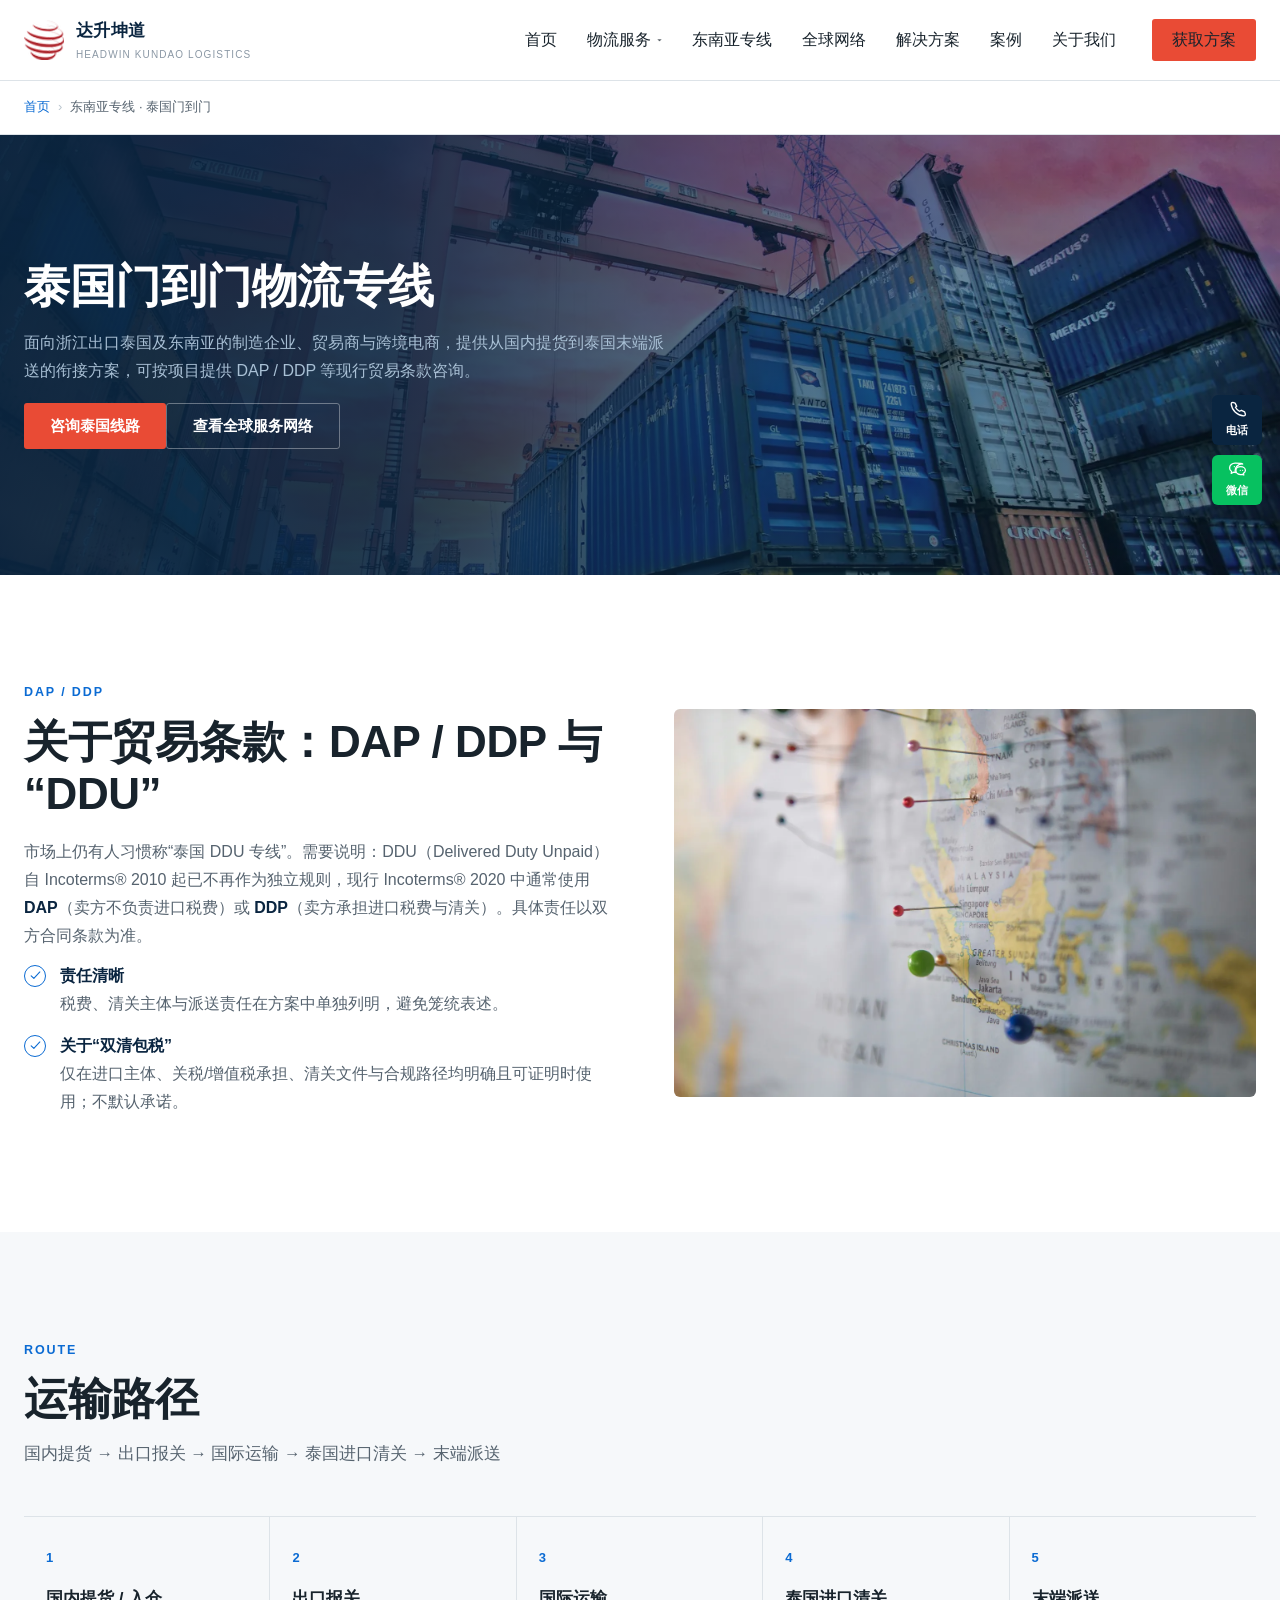
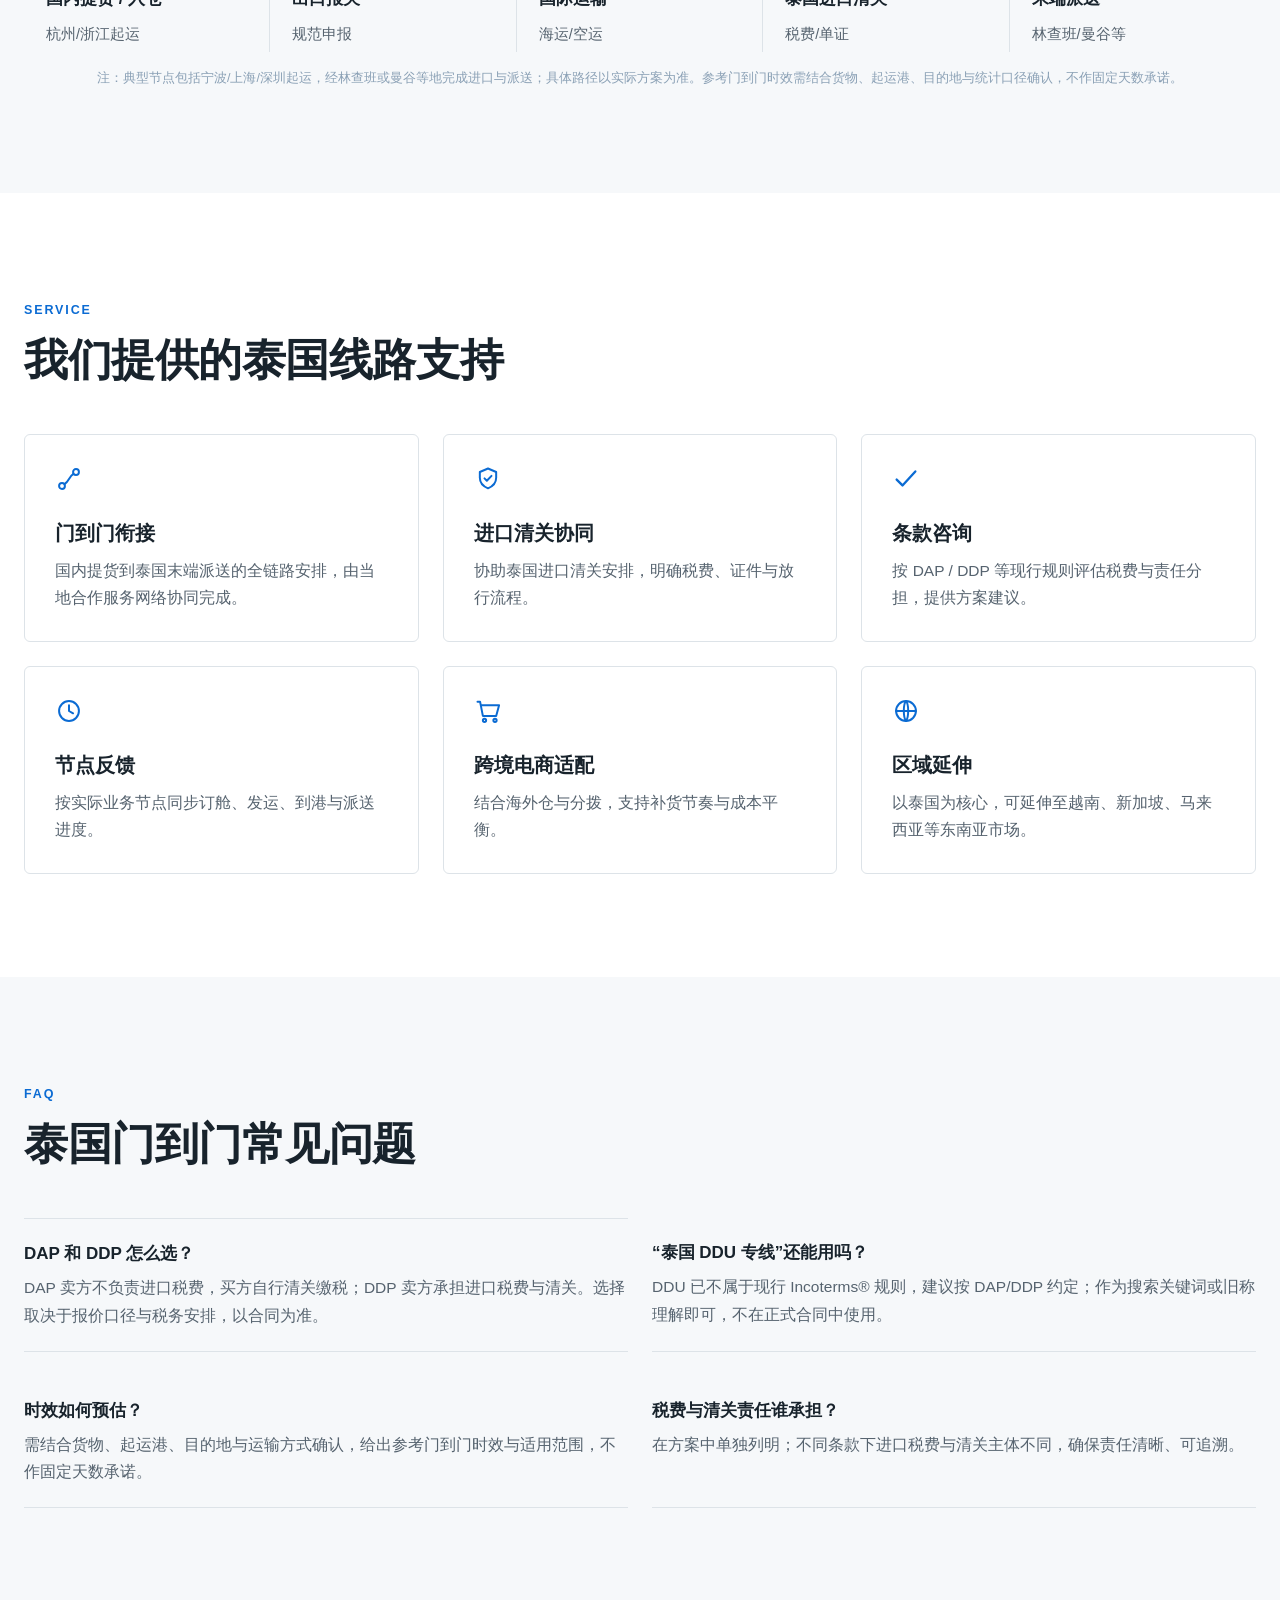
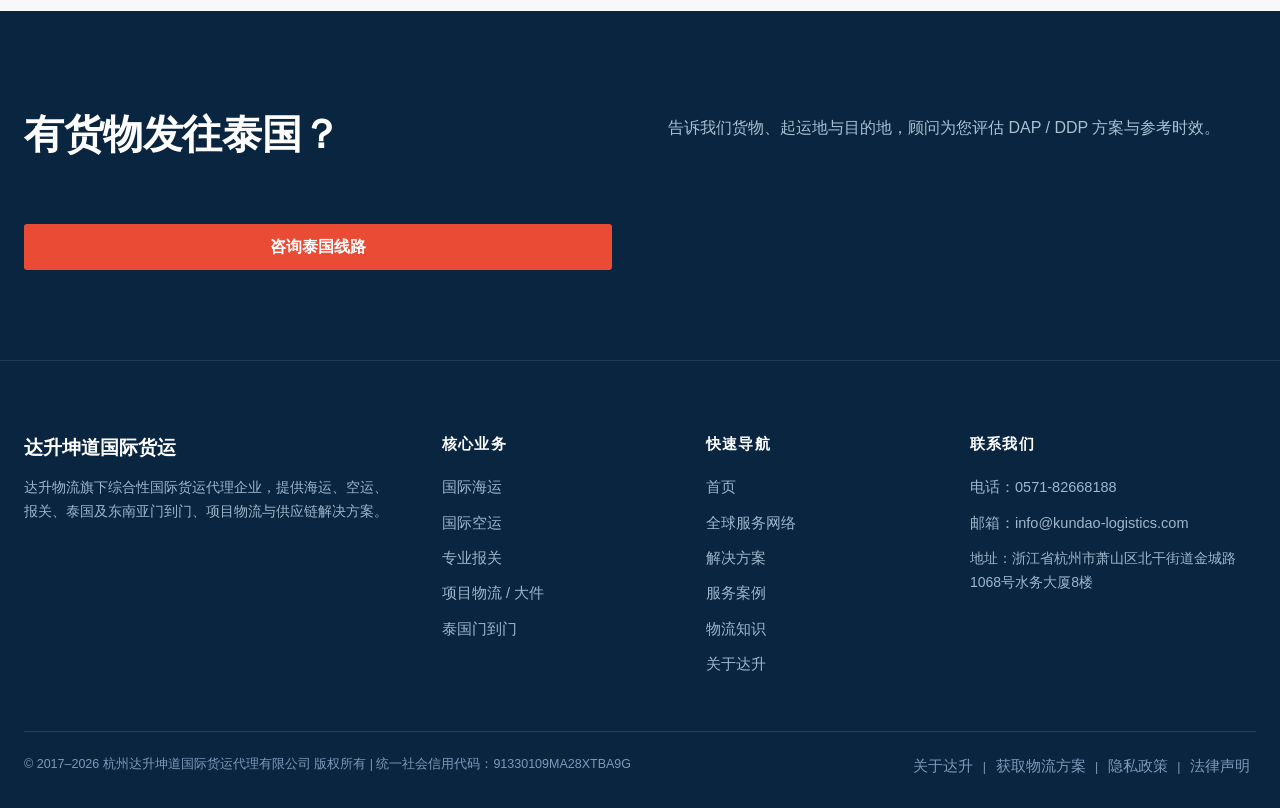
<file: thailand.html>
<!DOCTYPE html>
<html lang="zh-CN">
<head>
<meta charset="UTF-8">
<meta name="viewport" content="width=device-width, initial-scale=1.0">
<title>泰国门到门物流专线_DAP/DDP_泰国DDU专线 | 达升坤道</title>
<meta name="description" content="杭州达升坤道泰国门到门物流专线：中国主要口岸至泰国的门到门运输，可按项目提供 DAP / DDP 等方案咨询。说明 DDU 旧称与现行 Incoterms® 规则，明确税费与清关责任。">
<meta name="keywords" content="泰国门到门物流,泰国DDU专线,泰国DDP,泰国DAP,浙江到泰国物流,泰国进口清关,东南亚门到门">
<meta name="author" content="杭州达升坤道国际货运代理有限公司">
<link rel="canonical" href="https://tydianshang.github.io/daskundao-website/thailand.html">
<meta property="og:title" content="泰国门到门物流专线 | 达升坤道">
<meta property="og:type" content="website">
<meta property="og:url" content="https://tydianshang.github.io/daskundao-website/thailand.html">
<meta property="og:description" content="中国主要口岸至泰国的门到门运输，DAP / DDP 方案咨询。">
<link rel="stylesheet" href="css/style.css">
<script type="application/ld+json">
{"@context":"https://schema.org","@type":"Service","serviceType":"泰国门到门物流","provider":{"@type":"Organization","name":"杭州达升坤道国际货运代理有限公司"},"areaServed":"泰国"}
</script>
</head>
<body>
<!-- TODO_CONTACT_CONFIRM: 主电话 0571-82668188 沿用集团公开口径，待最终确认。 -->
<header class="nav">
  <div class="container">
    <a class="logo" href="index.html"><img class="mark-img" src="assets/logo-mark.png" alt="达升坤道 HEADWIN LOGISTICS 标志" width="40" height="40"><span class="txt"><b>达升坤道</b><span>HEADWIN KUNDAO LOGISTICS</span></span></a>
            <nav class="menu" id="menu">
      <a href="index.html">首页</a>
      <div class="has-dropdown">
        <a href="sea.html">物流服务 <span class="caret">▾</span></a>
        <div class="dropdown mega">
          <a href="sea.html"><b>国际海运</b><span>整柜 / 拼箱 / 特种柜</span></a>
          <a href="air.html"><b>国际空运</b><span>普货 / 特货 / 门到门</span></a>
          <a href="customs.html"><b>专业报关</b><span>单证预审 / 归类支持</span></a>
          <a href="sea.html#project"><b>项目物流</b><span>大件 / 特种货物运输</span></a>
        </div>
      </div>
      <a href="thailand.html" active>东南亚专线</a>
      <a href="routes.html">全球网络</a>
      <a href="industries.html">解决方案</a>
      <a href="cases.html">案例</a>
      <a href="about.html">关于我们</a>
      <a href="contact.html" class="btn btn-primary">获取方案</a>
    </nav>
    <button class="nav-toggle" id="navToggle" aria-label="菜单">☰</button>
  </div>
</header>
<div class="crumb"><div class="container"><a href="index.html">首页</a><span>›</span>东南亚专线 · 泰国门到门</div></div>

<section class="page-banner bg">
  <div class="pb-bg" aria-hidden="true"><img src="assets/img-thailand.webp" alt="" fetchpriority="high"></div>
  <div class="container">
    <div class="pb-copy">
          <h1>泰国门到门物流专线</h1>
          <p>面向浙江出口泰国及东南亚的制造企业、贸易商与跨境电商，提供从国内提货到泰国末端派送的衔接方案，可按项目提供 DAP / DDP 等现行贸易条款咨询。</p>
          <div class="cta" style="margin-top:18px"><a href="contact.html" class="btn btn-primary">咨询泰国线路</a><a href="routes.html" class="btn btn-ghost-w">查看全球服务网络</a></div>
  
    </div>
  </div>
</section>

<section>
  <div class="container">
    <div class="wrap-2">
      <div>
        <div class="sec-head" style="text-align:left;margin:0 0 18px"><span class="tag">DAP / DDP</span><h2>关于贸易条款：DAP / DDP 与“DDU”</h2></div>
        <p class="muted" style="margin-bottom:12px">市场上仍有人习惯称“泰国 DDU 专线”。需要说明：DDU（Delivered Duty Unpaid）自 Incoterms® 2010 起已不再作为独立规则，现行 Incoterms® 2020 中通常使用 <b style="color:var(--c-navy)">DAP</b>（卖方不负责进口税费）或 <b style="color:var(--c-navy)">DDP</b>（卖方承担进口税费与清关）。具体责任以双方合同条款为准。</p>
        <div class="feature"><span class="dot"><svg class="ico"><use href="assets/icons.svg#ic-check"></use></svg></span><div><b style="color:var(--c-navy)">责任清晰</b><br><span style="color:var(--c-ink-2)">税费、清关主体与派送责任在方案中单独列明，避免笼统表述。</span></div></div>
        <div class="feature"><span class="dot"><svg class="ico"><use href="assets/icons.svg#ic-check"></use></svg></span><div><b style="color:var(--c-navy)">关于“双清包税”</b><br><span style="color:var(--c-ink-2)">仅在进口主体、关税/增值税承担、清关文件与合规路径均明确且可证明时使用；不默认承诺。</span></div></div>
      </div>
      <div class="ph" style="min-height:300px">
        <img src="assets/img-seamap.webp" alt="东南亚航线与主要城市分布" loading="lazy">
      </div>
    </div>
  </div>
</section>

<section style="background:var(--c-bg)">
  <div class="container">
    <div class="sec-head"><span class="tag">ROUTE</span><h2>运输路径</h2><p>国内提货 → 出口报关 → 国际运输 → 泰国进口清关 → 末端派送</p></div>
    <div class="flow">
      <div class="step"><div class="n">1</div><b>国内提货 / 入仓</b><span>杭州/浙江起运</span></div>
      <div class="step"><div class="n">2</div><b>出口报关</b><span>规范申报</span></div>
      <div class="step"><div class="n">3</div><b>国际运输</b><span>海运/空运</span></div>
      <div class="step"><div class="n">4</div><b>泰国进口清关</b><span>税费/单证</span></div>
      <div class="step"><div class="n">5</div><b>末端派送</b><span>林查班/曼谷等</span></div>
    </div>
    <p class="disclaimer" style="text-align:center;margin-top:16px;color:#8aa0b5;font-size:12.5px">注：典型节点包括宁波/上海/深圳起运，经林查班或曼谷等地完成进口与派送；具体路径以实际方案为准。参考门到门时效需结合货物、起运港、目的地与统计口径确认，不作固定天数承诺。</p>
  </div>
</section>

<section>
  <div class="container">
    <div class="sec-head"><span class="tag">SERVICE</span><h2>我们提供的泰国线路支持</h2></div>
    <div class="grid cols-3">
      <div class="card"><div class="ic"><svg class="ico"><use href="assets/icons.svg#ic-route"></use></svg></div><h3>门到门衔接</h3><p>国内提货到泰国末端派送的全链路安排，由当地合作服务网络协同完成。</p></div>
      <div class="card"><div class="ic"><svg class="ico"><use href="assets/icons.svg#ic-customs"></use></svg></div><h3>进口清关协同</h3><p>协助泰国进口清关安排，明确税费、证件与放行流程。</p></div>
      <div class="card"><div class="ic"><svg class="ico"><use href="assets/icons.svg#ic-check"></use></svg></div><h3>条款咨询</h3><p>按 DAP / DDP 等现行规则评估税费与责任分担，提供方案建议。</p></div>
      <div class="card"><div class="ic"><svg class="ico"><use href="assets/icons.svg#ic-clock"></use></svg></div><h3>节点反馈</h3><p>按实际业务节点同步订舱、发运、到港与派送进度。</p></div>
      <div class="card"><div class="ic"><svg class="ico"><use href="assets/icons.svg#ic-crossborder"></use></svg></div><h3>跨境电商适配</h3><p>结合海外仓与分拨，支持补货节奏与成本平衡。</p></div>
      <div class="card"><div class="ic"><svg class="ico"><use href="assets/icons.svg#ic-global"></use></svg></div><h3>区域延伸</h3><p>以泰国为核心，可延伸至越南、新加坡、马来西亚等东南亚市场。</p></div>
    </div>
  </div>
</section>

<section style="background:var(--c-bg)">
  <div class="container">
    <div class="sec-head"><span class="tag">FAQ</span><h2>泰国门到门常见问题</h2></div>
    <div class="grid cols-2">
      <div class="faq"><h4>DAP 和 DDP 怎么选？</h4><p>DAP 卖方不负责进口税费，买方自行清关缴税；DDP 卖方承担进口税费与清关。选择取决于报价口径与税务安排，以合同为准。</p></div>
      <div class="faq"><h4>“泰国 DDU 专线”还能用吗？</h4><p>DDU 已不属于现行 Incoterms® 规则，建议按 DAP/DDP 约定；作为搜索关键词或旧称理解即可，不在正式合同中使用。</p></div>
      <div class="faq"><h4>时效如何预估？</h4><p>需结合货物、起运港、目的地与运输方式确认，给出参考门到门时效与适用范围，不作固定天数承诺。</p></div>
      <div class="faq"><h4>税费与清关责任谁承担？</h4><p>在方案中单独列明；不同条款下进口税费与清关主体不同，确保责任清晰、可追溯。</p></div>
    </div>
  </div>
</section>

<section class="cta-band"><div class="container">
  <h2>有货物发往泰国？</h2>
  <p>告诉我们货物、起运地与目的地，顾问为您评估 DAP / DDP 方案与参考时效。</p>
  <a href="contact.html" class="btn btn-primary" style="font-size:16px;padding:13px 34px">咨询泰国线路</a>
</div></section>

<footer class="footer"><div class="container">
  <div class="cols">
    <div class="brand"><b>达升坤道国际货运</b><p>达升物流旗下综合性国际货运代理企业，提供海运、空运、报关、泰国及东南亚门到门、项目物流与供应链解决方案。</p></div>
    <div><h5>核心业务</h5><a href="sea.html">国际海运</a><a href="air.html">国际空运</a><a href="customs.html">专业报关</a><a href="sea.html#project">项目物流 / 大件</a><a href="thailand.html">泰国门到门</a></div>
    <div><h5>快速导航</h5><a href="index.html">首页</a><a href="routes.html">全球服务网络</a><a href="industries.html">解决方案</a><a href="cases.html">服务案例</a><a href="knowledge.html">物流知识</a><a href="about.html">关于达升</a></div>
    <div><h5>联系我们</h5><a href="tel:0571-82668188">电话：0571-82668188</a><a href="mailto:info@kundao-logistics.com">邮箱：info@kundao-logistics.com</a><span style="font-size:14px;color:#9fb6cc;display:block;margin-top:4px">地址：浙江省杭州市萧山区北干街道金城路1068号水务大厦8楼</span></div>
  </div>
  <div class="bottom"><span>© 2017–2026 杭州达升坤道国际货运代理有限公司 版权所有 | 统一社会信用代码：91330109MA28XTBA9G</span><span><a href="about.html">关于达升</a> | <a href="contact.html">获取物流方案</a> | <a href="privacy.html">隐私政策</a> | <a href="legal.html">法律声明</a></span></div>
</div></footer>

<div class="side-cta">
  <a class="c-tel" href="tel:0571-82668188"><svg class="ico"><use href="assets/icons.svg#ic-phone"></use></svg>电话</a>
  <a class="c-wx" href="contact.html#wx"><svg class="ico"><use href="assets/icons.svg#ic-wechat"></use></svg>微信</a>
</div>
<div class="mob-cta">
  <a class="c-tel" href="tel:0571-82668188"><svg class="ico"><use href="assets/icons.svg#ic-phone"></use></svg>电话</a>
  <a class="c-wx" href="contact.html#wx"><svg class="ico"><use href="assets/icons.svg#ic-wechat"></use></svg>微信</a>
  <a class="c-q" href="contact.html"><svg class="ico"><use href="assets/icons.svg#ic-arrow"></use></svg>询价</a>
</div>
<script>document.getElementById('navToggle').addEventListener('click',function(){document.getElementById('menu').classList.toggle('open');});</script>
<script>
(function(){
  if(!('IntersectionObserver' in window))return;
  var sel='.card,.sol-card,.ind-card,.route-card,.case-card,.post,.faq,.media,.flow .step,.stats .item,.evi .ec,.net-card,.panel,.cert';
  var els=[].slice.call(document.querySelectorAll(sel));
  var vh=window.innerHeight;
  els=els.filter(function(e){var r=e.getBoundingClientRect();return r.top>vh*0.92;});
  if(!els.length)return;
  els.forEach(function(e){e.classList.add('reveal');});
  var io=new IntersectionObserver(function(en){en.forEach(function(x){if(x.isIntersecting){x.target.classList.add('in');io.unobserve(x.target);}});},{threshold:.06,rootMargin:'0px 0px -30px 0px'});
  els.forEach(function(e){io.observe(e);});
})();
</script>
</body>
</html>
</file>
<file: css/style.css>
/* ============================================================
   杭州达升坤道国际货运代理有限公司 官网样式
   V4.0 · Premium Supply Chain Corporate
   参考方向：GoodCang 的秩序与场景化 + JUSDA SR 的工业科技感
   规则：白底为主 + 深海军蓝骨架 + 品牌蓝功能色 + 暖色小面积强调
        少圆角(卡片0-8px/按钮2-4px)、1px细边线、去重阴影、去渐变
   ============================================================ */

:root{
  /* ===== V4 Design Tokens ===== */
  --navy:#0A2540;        /* Deep Navy 18%：Header深色态/地图区/数据区/Footer/CTA */
  --navy-2:#123A5C;      /* 深色微差 */
  --navy-3:#0d3050;
  --blue:#0B6BD3;        /* Brand Blue 8%：链接/标签/图形/Hover */
  --blue-d:#0a5cb5;
  --warm:#E94B35;        /* Accent Warm 4%：主CTA/重点线条 */
  --warm-d:#d13a25;
  --off:#F6F8FA;         /* Off White 20%：交替Section背景 */
  --white:#FFFFFF;       /* Pure White 45% */
  --ink:#18232C;         /* Text Charcoal：标题 */
  --body:#56636F;        /* Body Gray：正文 */
  --line:#DDE3E8;        /* Line Gray：分割线/边框 */

  /* 兼容 V3 变量名（保证既有页面不破） */
  --c-navy:var(--navy);
  --c-navy-2:var(--navy-2);
  --c-brand:var(--blue);
  --c-brand-l:var(--blue-d);
  --c-lightblue:#EEF3F7;
  --c-bg:var(--off);
  --c-accent:var(--warm);
  --c-accent-d:var(--warm-d);
  --c-white:#FFFFFF;
  --c-ink:var(--ink);
  --c-ink-2:var(--body);
  --c-line:var(--line);

  --radius:6px;          /* 卡片 0–8px */
  --radius-btn:3px;      /* 按钮 2–4px */
  --shadow-s:0 1px 2px rgba(10,37,64,.05);
  --maxw:1320px;
  --sec:clamp(76px,8vw,128px);   /* Section 垂直间距 120–144（桌面） */
}

*{box-sizing:border-box;margin:0;padding:0}
html{scroll-behavior:smooth}
body{font-family:"Inter","Noto Sans SC","Source Han Sans SC","PingFang SC","Microsoft YaHei",-apple-system,BlinkMacSystemFont,"Segoe UI",Roboto,Helvetica,Arial,sans-serif;color:var(--body);background:var(--white);line-height:1.75;font-size:16px;-webkit-font-smoothing:antialiased;overflow-x:hidden}
a{color:inherit;text-decoration:none}
img{max-width:100%;display:block}
.container{max-width:var(--maxw);margin:0 auto;padding:0 24px}
section{padding:var(--sec) 0}

/* ===== 排版阶梯 ===== */
.h2,h2.sec{font-size:clamp(28px,3.6vw,44px);font-weight:800;color:var(--ink);line-height:1.18;letter-spacing:-.01em}
.h3{font-size:22px;font-weight:700;color:var(--ink);line-height:1.35}
.muted{color:var(--body)}
.center{text-align:center}
.ico{width:24px;height:24px;fill:none;stroke:currentColor;stroke-width:1.8;stroke-linecap:round;stroke-linejoin:round;flex:none}
.eyebrow{display:inline-block;font-size:12.5px;font-weight:700;letter-spacing:.15em;text-transform:uppercase;color:var(--blue)}
.eyebrow.warm{color:var(--warm)}
.eyebrow.on-dark{color:#7fb2e8}

/* ===== 按钮：44–48px 高 / 2–4px 圆角 / 实心，无胶囊无渐变无外发光 ===== */
.btn{display:inline-flex;align-items:center;gap:9px;justify-content:center;border:none;cursor:pointer;font-family:inherit;font-size:15px;font-weight:600;border-radius:var(--radius-btn);min-height:46px;padding:0 26px;transition:background .18s ease,color .18s ease,border-color .18s ease;text-align:center;line-height:1}
.btn-primary{background:var(--warm);color:#fff}
.btn-primary:hover{background:var(--warm-d)}
.btn-brand{background:var(--blue);color:#fff}
.btn-brand:hover{background:var(--blue-d)}
.btn-navy{background:var(--navy);color:#fff}
.btn-navy:hover{background:var(--navy-2)}
.btn-ghost{border:1px solid var(--line);color:var(--ink);background:#fff}
.btn-ghost:hover{border-color:var(--navy);color:var(--navy)}
.btn-ghost-w{border:1px solid rgba(255,255,255,.35);color:#fff;background:transparent}
.btn-ghost-w:hover{background:#fff;color:var(--navy);border-color:#fff}
.btn-text{background:none;border:none;color:var(--ink);padding:0;min-height:auto;font-weight:600}
.btn-text .ico{width:18px;height:18px;transition:transform .2s ease}
.btn-text:hover{color:var(--blue)}
.btn-text:hover .ico{transform:translateX(4px)}

/* ===== 顶部条：V4 已取消（保留占位以便旧页面兜底） ===== */
.topbar{display:none}

/* ===== Header：白底 78–84px，无第二层顶部条 ===== */
.nav{position:sticky;top:0;z-index:60;background:#fff;border-bottom:1px solid var(--line)}
.nav .container{display:flex;align-items:center;justify-content:space-between;height:80px}
.logo{display:flex;align-items:center;gap:12px;color:var(--navy)}
.logo .mark-img{width:40px;height:40px;object-fit:contain;display:block;flex:none}
.logo .txt b{font-size:17px;letter-spacing:.4px;color:var(--navy)}
.logo .txt span{display:block;font-size:10px;color:#8b98a5;letter-spacing:1.1px;font-weight:500}
.menu{display:flex;gap:30px;align-items:center}
.menu a{font-size:15.5px;color:var(--ink);font-weight:500;position:relative;padding:8px 0;transition:color .18s}
.menu a:hover{color:var(--blue)}
.menu a.active{color:var(--navy);font-weight:600}
.menu a.active::after{content:"";position:absolute;left:0;right:0;bottom:-2px;height:2px;background:var(--warm)}
.nav .btn{padding:0 20px;min-height:42px;margin-left:6px}
.nav-toggle{display:none;background:none;border:none;font-size:24px;color:var(--navy);cursor:pointer;line-height:1}

/* ===== 区块标题：默认左对齐（编辑式排版），可选 .center ===== */
.sec-head{max-width:820px;margin:0 0 48px}
.sec-head.center{text-align:center;margin-left:auto;margin-right:auto}
.sec-head .tag{display:inline-block;color:var(--blue);font-weight:700;letter-spacing:.15em;text-transform:uppercase;font-size:12.5px;margin-bottom:12px}
.sec-head h2,.sec-head h1{font-size:clamp(28px,3.6vw,44px);font-weight:800;color:var(--ink);line-height:1.18;letter-spacing:-.01em}
.sec-head p{color:var(--body);margin-top:14px;font-size:16.5px;line-height:1.75}

/* ===== 栅格 ===== */
.grid{display:grid;gap:24px}
.grid>*{min-width:0}
.cols-2{grid-template-columns:repeat(2,1fr)}
.cols-3{grid-template-columns:repeat(3,1fr)}
.cols-4{grid-template-columns:repeat(4,1fr)}
.word-break{overflow-wrap:anywhere;word-break:break-word}

/* ===== 通用卡片：1px 细边线、0–8px 圆角、无重阴影 ===== */
.card{background:#fff;border:1px solid var(--line);border-radius:var(--radius);padding:30px;height:100%;transition:border-color .2s ease}
.card:hover{border-color:#c2ccd5}
.card .ic{color:var(--blue);margin-bottom:18px;display:block}
.card .ic .ico{width:28px;height:28px}
.card h3{font-size:20px;margin-bottom:10px;color:var(--ink);font-weight:700;line-height:1.35}
.card p{color:var(--body);font-size:15.5px}
.card .more{display:inline-flex;align-items:center;gap:7px;margin-top:18px;color:var(--blue);font-weight:600;font-size:14.5px}
.card .more .ico{width:16px;height:16px}

/* ===== 图片磁贴：图片铺满、底部文字、Hover 轻缩放 ===== */
.media{position:relative;overflow:hidden;border-radius:var(--radius);background:#e9eef3;display:block}
.media img{width:100%;height:100%;object-fit:cover;display:block;transition:transform .45s ease}
.media::after{content:"";position:absolute;inset:0;background:linear-gradient(180deg,rgba(10,37,64,.10) 0%,rgba(10,37,64,.78) 100%);pointer-events:none}
.media .cap{position:absolute;left:0;right:0;bottom:0;z-index:2;padding:26px 28px;color:#fff}
.media .cap .t{font-size:20px;font-weight:700;line-height:1.3}
.media .cap .d{font-size:14px;color:#c6d5e3;margin-top:6px}
.media:hover img{transform:scale(1.03)}
.media.plain::after{background:linear-gradient(180deg,rgba(10,37,64,0) 40%,rgba(10,37,64,.72) 100%)}

/* ===== Hero（首页）：全宽实景背景 Banner，左文叠加 ===== */
.hero{position:relative;background:var(--navy);color:#fff;padding:0;overflow:hidden;isolation:isolate}
.hero-bg{position:absolute;inset:0;z-index:0}
.hero-bg img{width:100%;height:100%;object-fit:cover;object-position:50% 45%;display:block}
/* 左侧深色压暗，保证文字可读；右侧保留实景质感 */
.hero-bg::after{content:"";position:absolute;inset:0;background:linear-gradient(90deg,rgba(10,37,64,.95) 0%,rgba(10,37,64,.92) 34%,rgba(10,37,64,.80) 56%,rgba(10,37,64,.46) 78%,rgba(10,37,64,.26) 100%)}
.hero .container{position:relative;z-index:2;display:flex;flex-direction:column;justify-content:center;min-height:700px;padding-top:104px;padding-bottom:104px}
.hero-copy{max-width:740px}
.hero h1{font-size:clamp(34px,3.85vw,54px);line-height:1.09;font-weight:800;color:#fff;letter-spacing:-.015em;margin:18px 0 22px}
.hero h1 .hl{color:#5fa9ef}
.hero h1 .nb{white-space:nowrap}
.hero p.sub{font-size:17px;color:#c6d7e6;max-width:560px;margin-bottom:30px;line-height:1.75}
.hero .region{display:block;font-size:12.5px;font-weight:700;letter-spacing:.15em;text-transform:uppercase;color:#7cb5ea}
.hero .cta{display:flex;gap:14px;flex-wrap:wrap;align-items:center}
.hero .btn-text{color:#fff}
.hero .btn-text:hover{color:#8fc4f5}
.hero-tagline{position:absolute;right:0;bottom:34px;z-index:2;display:flex;align-items:center;gap:10px;font-size:13.5px;color:#c9d9e8;text-shadow:0 1px 10px rgba(6,20,34,.85)}
.hero-tagline b{font-weight:700;color:#fff}
.hero-tagline .dot{width:7px;height:7px;border-radius:50%;background:var(--warm);flex:none}

/* ===== 内页 Hero（模板 A/B/C）：420–520px，左标题 + 右业务大图 ===== */
.page-banner{background:var(--navy);color:#fff;padding:0;position:relative;overflow:hidden}
.page-banner .container{display:block;padding-top:64px;padding-bottom:64px;min-height:300px}
.page-banner.has-art .container{display:grid;grid-template-columns:1.08fr .92fr;gap:52px;align-items:center;min-height:470px}
.page-banner h1{font-size:clamp(30px,3.6vw,46px);line-height:1.12;font-weight:800;margin-bottom:16px;letter-spacing:-.01em}
.page-banner p{color:#a9c0d5;font-size:16px;max-width:640px;line-height:1.75}
.page-banner .pb-eyebrow{font-size:12.5px;font-weight:700;letter-spacing:.15em;text-transform:uppercase;color:#7fb2e8;margin-bottom:14px;display:block}
.page-banner .pb-art{position:relative;border-radius:var(--radius);overflow:hidden;min-height:320px;background:#12314d}
.page-banner .pb-art img{position:absolute;inset:0;width:100%;height:100%;object-fit:cover}
.page-banner .pb-tags{display:flex;flex-wrap:wrap;gap:10px;margin-top:22px}
.page-banner .pb-tags span{font-size:13.5px;color:#c6d5e3;border:1px solid rgba(255,255,255,.18);border-radius:2px;padding:6px 13px}
/* 全屏背景 Banner 变体：图片铺满 + 左深右浅遮罩（文字结构不变） */
.page-banner.bg .pb-bg{position:absolute;inset:0;z-index:0}
.page-banner.bg .pb-bg img{width:100%;height:100%;object-fit:cover;display:block}
.page-banner.bg::after{content:"";position:absolute;inset:0;z-index:1;background:linear-gradient(90deg,rgba(10,37,64,.95) 0%,rgba(10,37,64,.90) 30%,rgba(10,37,64,.62) 62%,rgba(10,37,64,.34) 100%)}
.page-banner.bg .container{position:relative;z-index:2;padding-top:96px;padding-bottom:96px;min-height:440px;display:flex;align-items:center}
.page-banner.bg .pb-copy{max-width:760px}

/* ===== 核心服务：1 大 3 小 ===== */
.svc{display:grid;grid-template-columns:1.42fr 1fr;gap:22px}
.svc-main{position:relative;overflow:hidden;border-radius:var(--radius);min-height:500px;display:flex;align-items:flex-end;color:#fff;background:#0e2b45}
.svc-main img{position:absolute;inset:0;width:100%;height:100%;object-fit:cover;transition:transform .5s ease}
.svc-main::after{content:"";position:absolute;inset:0;background:linear-gradient(180deg,rgba(10,37,64,.12) 30%,rgba(10,37,64,.86) 100%)}
.svc-main .body{position:relative;z-index:2;padding:34px 34px 32px}
.svc-main .body h3{font-size:clamp(24px,2.6vw,32px);font-weight:800;color:#fff;margin-bottom:8px}
.svc-main .body p{color:#c6d5e3;font-size:15.5px;max-width:520px}
.svc-side{display:grid;grid-template-rows:repeat(3,1fr);gap:22px}
.svc-tile{position:relative;overflow:hidden;border-radius:var(--radius);display:flex;align-items:center;color:#fff;background:#0e2b45;min-height:142px}
.svc-tile img{position:absolute;inset:0;width:100%;height:100%;object-fit:cover;transition:transform .5s ease}
.svc-tile::after{content:"";position:absolute;inset:0;background:linear-gradient(90deg,rgba(10,37,64,.88) 0%,rgba(10,37,64,.42) 100%)}
.svc-tile .body{position:relative;z-index:2;padding:22px 28px;display:flex;align-items:center;justify-content:space-between;width:100%;gap:16px}
.svc-tile .body h3{font-size:20px;font-weight:700;color:#fff}
.svc-tile .body .ico{width:20px;height:20px;color:#fff;opacity:.8;transition:transform .22s ease}
.svc-main:hover img,.svc-tile:hover img{transform:scale(1.03)}
.svc-tile:hover .body .ico{transform:translateX(4px);opacity:1}

/* ===== 数据带：全宽深蓝，不在数字上画卡片 ===== */
.statband{background:var(--navy);color:#fff;padding:clamp(56px,7vw,92px) 0}
.statband .head{margin-bottom:44px;max-width:760px}
.statband .head .eyebrow{color:#7fb2e8}
.statband .head h2{font-size:clamp(26px,3.2vw,40px);font-weight:800;color:#fff;line-height:1.2;margin-top:12px}
.statband .head p{color:#a9c0d5;font-size:16px;margin-top:12px}
.statband .row{display:grid;grid-template-columns:repeat(4,1fr)}
.statband .st{padding:6px 30px;border-left:1px solid rgba(255,255,255,.15)}
.statband .st:first-child{border-left:none;padding-left:0}
.statband .st .n{font-size:clamp(38px,5.4vw,72px);font-weight:800;line-height:1;letter-spacing:-.02em;font-variant-numeric:tabular-nums}
.statband .st .n small{font-size:.42em;font-weight:700;margin-left:3px;color:var(--warm)}
.statband .st .l{color:#9fb6cc;font-size:14.5px;margin-top:12px;line-height:1.6}
.statband .st .bar{width:28px;height:2px;background:var(--warm);margin-bottom:18px}

/* ===== 为什么选择我们：横线列表（非卡片） ===== */
.why{display:grid;grid-template-columns:.78fr 1.5fr;gap:64px;align-items:start}
.why .list{border-top:1px solid var(--line)}
.why .row{display:flex;align-items:flex-start;gap:26px;padding:28px 0;border-bottom:1px solid var(--line);transition:.2s ease}
.why .row .idx{flex:none;width:44px;font-size:13px;font-weight:700;color:var(--blue);letter-spacing:.08em;padding-top:6px}
.why .row .txt{flex:1}
.why .row h3{font-size:clamp(20px,2.2vw,26px);color:var(--ink);font-weight:700;line-height:1.3;transition:color .2s ease}
.why .row p{color:var(--body);font-size:15.5px;margin-top:8px;max-width:620px}
.why .row .arw{flex:none;color:#b9c4cd;transition:.2s ease;padding-top:6px}
.why .row .arw .ico{width:20px;height:20px}
.why .row:hover h3{color:var(--blue)}
.why .row:hover .arw{color:var(--warm);transform:translateX(4px)}

/* ===== Tabs（文字 Tab + 2px 指示条） ===== */
.tabs{display:flex;gap:34px;border-bottom:1px solid var(--line);margin-bottom:40px;overflow-x:auto;scrollbar-width:none}
.tabs::-webkit-scrollbar{display:none}
.tabs button{background:none;border:none;font-family:inherit;font-size:16px;font-weight:600;color:var(--body);padding:0 0 16px;cursor:pointer;position:relative;white-space:nowrap;transition:color .18s}
.tabs button:hover{color:var(--ink)}
.tabs button.on{color:var(--navy)}
.tabs button.on::after{content:"";position:absolute;left:0;right:0;bottom:-1px;height:2px;background:var(--blue)}
.tabpane{display:none}
.tabpane.on{display:grid;grid-template-columns:1.12fr 1fr;gap:52px;align-items:center;animation:fadeUp .24s ease}
@keyframes fadeUp{from{opacity:0;transform:translateY(8px)}to{opacity:1;transform:none}}

/* ===== 案例：编辑式不对称网格 ===== */
.edcase{display:grid;grid-template-columns:1.45fr 1fr;gap:22px}
.edcase .big{grid-row:span 3;min-height:520px;position:relative;overflow:hidden;border-radius:var(--radius);background:#e9eef3}
.edcase .big img{position:absolute;inset:0;width:100%;height:100%;object-fit:cover}
.edcase .big::after{content:"";position:absolute;inset:0;background:linear-gradient(180deg,rgba(10,37,64,0) 40%,rgba(10,37,64,.80) 100%)}
.edcase .big .cap{position:absolute;left:0;right:0;bottom:0;z-index:2;padding:30px 32px;color:#fff}
.edcase .big .cap .t{font-size:22px;font-weight:700}
.edcase .big .cap .d{font-size:14.5px;color:#c6d5e3;margin-top:6px}
.edcase .item{border-top:1px solid var(--line);padding:22px 0 22px;display:flex;gap:20px;align-items:flex-start}
.edcase .item:first-child{border-top:none;padding-top:0}
.edcase .item .tag{font-size:12px;font-weight:700;letter-spacing:.1em;color:var(--warm);text-transform:uppercase;flex:none;width:74px;padding-top:4px}
.edcase .item h3{font-size:19px;color:var(--ink);font-weight:700;margin-bottom:6px;transition:color .2s}
.edcase .item p{font-size:14.5px;color:var(--body)}
.edcase .item:hover h3{color:var(--blue)}

/* ===== 流程步骤：横向数字，细线分隔 ===== */
.flow{display:grid;grid-template-columns:repeat(5,1fr);gap:0;border-top:1px solid var(--line)}
.flow .step{padding:30px 22px 6px;border-right:1px solid var(--line);position:relative}
.flow .step:last-child{border-right:none}
.flow .step .n{font-size:13px;font-weight:700;color:var(--blue);letter-spacing:.1em;margin-bottom:14px}
.flow .step b{display:block;color:var(--ink);font-size:17px;font-weight:700;margin-bottom:8px}
.flow .step span{font-size:14.5px;color:var(--body);line-height:1.7;display:block}
.flow .step .bar{position:absolute;top:-1px;left:0;width:34px;height:2px;background:var(--blue)}

/* ===== FAQ / Accordion：纯文字 + 分割线 ===== */
.faq{background:transparent;border:none;border-bottom:1px solid var(--line);border-radius:0;padding:22px 0;margin:0}
.faq:first-of-type{border-top:1px solid var(--line)}
.faq h4{font-size:17px;color:var(--ink);margin-bottom:8px;font-weight:700;line-height:1.5}
.faq p{font-size:15.5px;color:var(--body);max-width:920px}
/* 可折叠变体（.acc） */
.acc{border-top:1px solid var(--line)}
.acc .item{border-bottom:1px solid var(--line)}
.acc .q{width:100%;text-align:left;background:none;border:none;font-family:inherit;font-size:17px;font-weight:600;color:var(--ink);padding:22px 0;display:flex;justify-content:space-between;gap:24px;cursor:pointer;align-items:center}
.acc .q .pm{color:var(--blue);font-size:22px;line-height:1;transition:transform .2s ease;flex:none}
.acc .a{max-height:0;overflow:hidden;transition:max-height .3s ease}
.acc .a p{padding:0 0 22px;color:var(--body);font-size:15.5px;max-width:920px}
.acc .item.open .a{max-height:520px}
.acc .item.open .pm{transform:rotate(45deg)}

/* ===== 要点列表 ===== */
.feature{display:flex;gap:14px;margin-bottom:14px;align-items:flex-start}
.feature .dot{flex:none;width:22px;height:22px;border-radius:50%;border:1.5px solid var(--blue);color:var(--blue);display:flex;align-items:center;justify-content:center;margin-top:3px}
.feature .dot .ico{width:13px;height:13px;stroke:var(--blue)}
.feature .ft{font-size:15.5px;color:var(--body)}
.feature .ft b{color:var(--ink)}

/* ===== 数据条（内页）：扁平横排，不做卡片 ===== */
.stats{background:transparent;border-top:1px solid var(--line);border-bottom:1px solid var(--line);border-radius:0;margin-top:38px;display:grid;grid-template-columns:repeat(5,1fr);overflow:visible}
.stats .item{padding:26px 20px;text-align:left;border-right:1px solid var(--line)}
.stats .item:last-child{border-right:none}
.stats .num{font-size:clamp(28px,3.2vw,40px);font-weight:800;color:var(--navy);line-height:1;font-variant-numeric:tabular-nums;letter-spacing:-.01em}
.stats .num small{font-size:14px;color:var(--warm);font-weight:700;margin-left:2px}
.stats .lbl{font-size:13.5px;color:var(--body);margin-top:9px;line-height:1.5}

/* ===== 资质/证据条 ===== */
.evi{display:grid;grid-template-columns:repeat(4,1fr);gap:22px}
.evi .ec{background:transparent;border:none;border-top:2px solid var(--navy);border-radius:0;padding:22px 0 0;text-align:left;height:100%}
.evi .ec .n{font-size:26px;font-weight:800;color:var(--navy);line-height:1;font-variant-numeric:tabular-nums}
.evi .ec .l{font-size:14px;color:var(--body);margin-top:10px;line-height:1.6}

/* ===== 资质横排（图文） ===== */
.certs{display:grid;grid-template-columns:repeat(3,1fr);gap:26px}
.cert .ph,.cert .media,.cert .cert-ph{height:230px;margin-bottom:18px}
.cert .media{border:1px solid var(--line);border-radius:var(--radius);background:#fff;overflow:hidden}
.cert .media img{width:100%;height:100%;object-fit:contain;display:block;padding:10px}
.cert .media::after{display:none}
/* 证书位占位（真实扫描件到位前使用，不使用无关图片充数） */
.cert-ph{border:1px dashed #c6d2dc;border-radius:var(--radius);background:var(--off);display:flex;flex-direction:column;align-items:center;justify-content:center;gap:12px;color:#93a3b0}
.cert-ph .ico{width:34px;height:34px;stroke:#a9b7c2}
.cert-ph span{font-size:13px;letter-spacing:.02em}
.cert b{display:block;font-size:17px;color:var(--ink);font-weight:700}
.cert span{font-size:14px;color:var(--body)}

/* ===== 港口/网络卡（扁平，不用圆角盒） ===== */
.net-card{background:transparent;border:none;border-left:2px solid var(--blue);border-radius:0;padding:4px 0 4px 16px;text-align:left}
.net-card b{display:block;color:var(--ink);font-size:16px;margin-bottom:2px;font-weight:700}
.net-card span{font-size:13.5px;color:var(--body)}

/* ===== 航线/国家卡 ===== */
.route-card{position:relative;overflow:hidden;background:#fff;border:1px solid var(--line);border-top:2px solid var(--blue);border-radius:var(--radius);padding:26px;display:flex;flex-direction:column;justify-content:space-between;min-height:158px;transition:border-color .2s ease}
.route-card:hover{border-color:#c2ccd5;border-top-color:var(--navy)}
.route-card h3{font-size:19px;font-weight:700;color:var(--ink)}
.route-card .meta{font-size:14px;color:var(--body);margin-top:8px}
.route-card .more{margin-top:16px;font-size:14.5px;font-weight:600;color:var(--blue);display:inline-flex;align-items:center;gap:6px}
.route-card .more .ico{width:16px;height:16px}

/* ===== 行业卡 / 客户方案卡 ===== */
.ind-card,.sol-card{border:1px solid var(--line);border-top:2px solid var(--navy);border-radius:var(--radius);padding:28px;background:#fff;transition:border-color .2s ease;height:100%}
.ind-card:hover,.sol-card:hover{border-color:#c2ccd5}
.ind-card .ic{color:var(--blue);margin-bottom:16px}
.ind-card .ic .ico{width:26px;height:26px}
.ind-card h3,.sol-card h3{font-size:20px;color:var(--ink);margin-bottom:8px;font-weight:700}
.ind-card p{font-size:15px;color:var(--body)}
.sol-card .q{font-size:14.5px;color:var(--blue);font-weight:600;margin:16px 0 6px}
.sol-card ul{list-style:none;margin-top:6px}
.sol-card ul li{font-size:14.5px;color:var(--body);padding:6px 0 6px 18px;position:relative}
.sol-card ul li::before{content:"";position:absolute;left:0;top:14px;width:6px;height:1.5px;background:var(--warm)}

/* ===== 案例卡 ===== */
.case-card{border:1px solid var(--line);border-radius:var(--radius);overflow:hidden;background:#fff;transition:border-color .2s ease;height:100%}
.case-card:hover{border-color:#c2ccd5}
.case-card .top{background:var(--navy);color:#fff;padding:22px 24px}
.case-card .top .tag{font-size:12px;color:var(--warm);font-weight:700;letter-spacing:.1em;text-transform:uppercase}
.case-card .top h3{font-size:19px;margin-top:8px;font-weight:700}
.case-card .body{padding:22px 24px}
.case-card .row{display:flex;gap:10px;font-size:14px;margin-bottom:10px;color:var(--body)}
.case-card .row b{color:var(--ink);flex:none;width:56px;font-weight:600}
.case-card .desc{font-size:14.5px;color:var(--body);line-height:1.75}

/* ===== 文章卡 ===== */
.post{background:#fff;border:1px solid var(--line);border-top:2px solid var(--blue);border-radius:var(--radius);overflow:hidden;transition:border-color .2s ease;height:100%;display:flex;flex-direction:column}
.post:hover{border-color:#c2ccd5}
.post .thumb{height:178px;background:var(--navy);overflow:hidden;display:block}
.post .thumb img{width:100%;height:100%;object-fit:cover;display:block;transition:transform .45s ease}
.post:hover .thumb img{transform:scale(1.03)}
.post .thumb .ico{width:38px;height:38px}
.post .body{padding:22px 24px;flex:1;display:flex;flex-direction:column}
.post .date{font-size:12.5px;color:var(--warm);font-weight:700;letter-spacing:.06em}
.post h3{font-size:17px;margin:9px 0 10px;color:var(--ink);line-height:1.5;font-weight:700}
.post p{font-size:14px;color:var(--body);flex:1}

/* ===== 表单 ===== */
.form-box{background:var(--navy);border-radius:var(--radius);padding:36px;color:#fff}
.form-box h3{font-size:22px;margin-bottom:8px;color:#fff;font-weight:700}
.form-box .sub{font-size:14px;color:#9fb6cc;margin-bottom:22px}
.field{margin-bottom:15px}
.field label{display:block;font-size:13.5px;color:#b9cde0;margin-bottom:7px}
.field input,.field select,.field textarea{width:100%;border:1px solid rgba(255,255,255,.16);border-radius:var(--radius-btn);min-height:48px;padding:12px 15px;font-size:15px;font-family:inherit;background:rgba(255,255,255,.05);color:#fff;transition:border-color .18s}
.field input:focus,.field select:focus,.field textarea:focus{outline:none;border-color:var(--blue)}
.field input::placeholder,.field textarea::placeholder{color:#8aa1b6}
.field select option{color:#18232C;background:#fff}
.field textarea{resize:vertical;min-height:92px;padding-top:13px}
.form-box .btn-primary{width:100%;margin-top:8px}
.form-note{font-size:12.5px;color:#9fb6cc;margin-top:12px;line-height:1.7}
.form-ok{display:none;background:rgba(11,107,211,.16);border:1px solid var(--blue);border-radius:var(--radius-btn);padding:13px 15px;font-size:14px;color:#dbeaf8;margin-bottom:16px}
.agree{display:flex;align-items:flex-start;gap:9px;margin:6px 0 18px;font-size:13px;color:#b9cde0;line-height:1.65}
.agree input[type=checkbox]{width:auto;min-height:auto;flex:none;margin-top:4px;accent-color:var(--warm);cursor:pointer}
.agree a{color:#8ec5f0;text-decoration:underline}
.agree a:hover{color:#fff}

/* ===== 信息盒 ===== */
.info-box{background:#fff;border:1px solid var(--line);border-radius:var(--radius);padding:32px}
.info-box h3{color:var(--ink);margin-bottom:20px;font-size:20px;font-weight:700}
.info-row{display:flex;gap:16px;margin-bottom:18px}
.info-row .ic{flex:none;width:42px;height:42px;border-radius:var(--radius);background:var(--c-lightblue);color:var(--blue);display:flex;align-items:center;justify-content:center}
.info-row .ic .ico{width:20px;height:20px}
.info-row .t b{display:block;font-size:15.5px;color:var(--ink);font-weight:600}
.info-row .t span{font-size:14.5px;color:var(--body)}

/* ===== 两栏 / 面板 / 时间线 ===== */
.about{background:var(--off)}
.wrap-2{display:grid;grid-template-columns:1.02fr 1fr;gap:56px;align-items:center}
.split{display:grid;grid-template-columns:1fr 1fr;gap:44px;align-items:start}
.split .pane{border:none;border-top:2px solid var(--navy);border-radius:0;padding:26px 0 0;background:transparent}
.split .pane h3{color:var(--ink);font-size:20px;margin-bottom:16px;font-weight:700}
.panel{background:#fff;border:1px solid var(--line);border-radius:var(--radius);padding:30px}
.panel h4{font-size:17px;color:var(--blue);margin-bottom:16px;font-weight:700}
.panel ul{list-style:none}
.panel ul li{padding:11px 0;border-bottom:1px solid var(--line);font-size:15px;color:var(--body);display:flex;justify-content:space-between;gap:12px}
.panel ul li:last-child{border-bottom:none}
.panel ul li b{color:var(--ink);font-weight:600}

.timeline{position:relative;margin-left:6px;padding-left:30px;border-left:1px solid var(--line)}
.timeline .ev{position:relative;padding:0 0 26px 6px}
.timeline .ev::before{content:"";position:absolute;left:-36px;top:6px;width:9px;height:9px;border-radius:50%;background:var(--warm);box-shadow:0 0 0 4px #fff}
.timeline .ev .yr{font-weight:800;color:var(--navy);font-size:16px;letter-spacing:.02em}
.timeline .ev p{color:var(--body);font-size:15.5px}

/* ===== 药丸标签 ===== */
.pill-list{list-style:none;display:flex;flex-wrap:wrap;gap:10px;margin-top:8px}
.pill-list li{border:1px solid var(--line);background:#fff;border-radius:2px;padding:8px 15px;font-size:14px;color:var(--ink);display:inline-flex;align-items:center;gap:8px}
.pill-list li .ico{width:15px;height:15px;color:var(--blue)}

/* ===== CTA 区（深蓝，与 Footer 用边线区分） ===== */
.cta-band{background:var(--navy);color:#fff;padding:clamp(60px,7vw,96px) 0;border-bottom:1px solid rgba(255,255,255,.10)}
/* CTA 表单：在深色区上用边线与微差底色区分，避免与背景糊在一起 */
.cta-band .form-box{background:var(--navy-2);border:1px solid rgba(255,255,255,.14)}
.cta-band .container{display:grid;grid-template-columns:1fr 1fr;gap:56px;align-items:center}
.cta-band h2{color:#fff;font-size:clamp(26px,3.2vw,40px);font-weight:800;line-height:1.2;letter-spacing:-.01em}
.cta-band p{color:#a9c0d5;margin:14px 0 26px;font-size:16px;max-width:560px}
.cta-aside .feature .dot{border-color:var(--warm);color:var(--warm)}
.cta-aside .feature .dot .ico{stroke:var(--warm)}
.cta-aside .feature .ft{color:#c6d5e3}
.cta-aside .feature .ft b{color:#fff}
.wx-box{margin-top:8px;background:rgba(255,255,255,.05);border:1px solid rgba(255,255,255,.14);border-radius:var(--radius);padding:18px 20px;display:flex;align-items:center;gap:16px}
.wx-box .ico{width:28px;height:28px;color:var(--warm)}
.wx-box b{color:#fff;font-size:15.5px;display:block}
.wx-box span{font-size:13.5px;color:#9fb6cc}

/* ===== Footer ===== */
.footer{background:var(--navy);color:#9fb6cc;padding:70px 0 28px}
.footer .cols{display:grid;grid-template-columns:1.7fr 1fr 1fr 1.3fr;gap:44px}
.footer h5{color:#fff;font-size:15px;margin-bottom:18px;letter-spacing:.08em;font-weight:700}
.footer a{color:#9fb6cc;font-size:14.5px;display:block;margin-bottom:10px;transition:color .15s}
.footer a:hover{color:#fff}
.footer .brand b{font-size:19px;color:#fff}
.footer .brand p{font-size:13.5px;margin-top:12px;line-height:1.75;color:#9fb6cc}
.footer .bottom{border-top:1px solid rgba(255,255,255,.12);margin-top:44px;padding-top:22px;font-size:12.5px;color:#7e98ba;display:flex;justify-content:space-between;flex-wrap:wrap;gap:10px}
.footer .bottom a{display:inline;margin:0 6px;color:#7e98ba}
.footer .bottom a:hover{color:#fff}
.disclaimer{font-size:12.5px;color:#7e98ba;margin-top:14px;line-height:1.75}

/* ===== 面包屑 ===== */
.crumb{background:#fff;border-bottom:1px solid var(--line);font-size:13px;color:var(--body);padding:15px 0}
.crumb a{color:var(--blue)}
.crumb span{margin:0 8px;color:#b9c4cd}

/* ===== 右侧固定 CTA（PC） ===== */
.side-cta{position:fixed;right:18px;top:50%;transform:translateY(-50%);z-index:55;display:flex;flex-direction:column;gap:10px}
.side-cta a{width:50px;height:50px;border-radius:var(--radius);display:flex;flex-direction:column;align-items:center;justify-content:center;color:#fff;font-size:11px;font-weight:600;transition:.18s}
.side-cta a:hover{transform:translateY(-2px)}
.side-cta a .ico{width:19px;height:19px;margin-bottom:2px}
.side-cta .c-tel{background:var(--navy)}
.side-cta .c-wx{background:#07c160}
.side-cta .c-q{background:var(--warm)}

/* ===== 移动端底部固定 CTA ===== */
.mob-cta{position:fixed;left:0;right:0;bottom:0;z-index:60;display:none;background:#fff;border-top:1px solid var(--line);padding:8px 10px;gap:8px}
.mob-cta a{flex:1;text-align:center;padding:10px 4px;border-radius:var(--radius-btn);font-size:13.5px;font-weight:700;color:#fff;display:flex;flex-direction:column;align-items:center;gap:3px}
.mob-cta .ico{width:19px;height:19px}
.mob-cta .c-tel{background:var(--navy)}
.mob-cta .c-wx{background:#07c160}
.mob-cta .c-q{background:var(--warm)}

/* ===== 图片占位 ===== */
.ph{background:#e3eaf0;border-radius:var(--radius);overflow:hidden;position:relative}
.ph img{width:100%;height:100%;object-fit:cover;display:block}
.ph-label{position:absolute;left:12px;bottom:12px;font-size:12px;color:#5b6a77;background:rgba(255,255,255,.82);padding:4px 10px;border-radius:2px}

/* ===== 导航下拉（物流服务）：白底浅面板 ===== */
.has-dropdown{position:relative}
.has-dropdown > a{display:inline-flex;align-items:center;gap:5px}
.caret{font-size:10px;line-height:1;opacity:.7;transition:transform .2s;margin-left:1px}
.dropdown{position:absolute;top:calc(100% + 14px);left:-14px;min-width:210px;background:#fff;border:1px solid var(--line);border-radius:var(--radius);box-shadow:0 14px 34px rgba(10,37,64,.10);padding:8px 0;opacity:0;visibility:hidden;transform:translateY(6px);transition:.18s ease;z-index:70}
.dropdown a{display:block;padding:12px 20px;color:var(--ink);font-weight:500;font-size:14.5px;white-space:nowrap}
.dropdown a:hover{background:var(--off);color:var(--blue)}
.has-dropdown:hover .dropdown{opacity:1;visibility:visible;transform:translateY(0)}
.has-dropdown:hover .caret{transform:rotate(180deg)}
/* Mega Menu：白底双列文字面板（不使用蓝色大面板） */
.dropdown.mega{min-width:460px;padding:14px;display:grid;grid-template-columns:1fr 1fr;gap:2px}
.dropdown.mega a{padding:12px 14px;border-radius:2px;white-space:normal}
.dropdown.mega a b{display:block;font-size:15px;color:var(--ink);font-weight:600;margin-bottom:3px}
.dropdown.mega a span{display:block;font-size:13px;color:var(--body);line-height:1.5}
.dropdown.mega a:hover b{color:var(--blue)}
@media (max-width:760px){
  .dropdown.mega{min-width:0;grid-template-columns:1fr;padding:0 0 8px 16px}
  .dropdown.mega a{padding:10px 0;border-bottom:1px solid var(--line)}
  .dropdown.mega a b{font-size:14.5px}
}

/* ===== 404 ===== */
.err{text-align:center;padding:100px 0}
.err .code{font-size:clamp(72px,12vw,128px);font-weight:800;color:var(--navy);line-height:1;letter-spacing:-.03em}
.err h1{font-size:clamp(24px,3vw,34px);color:var(--ink);margin:18px 0 10px;font-weight:800}
.err p{color:var(--body);margin-bottom:30px}

/* ===== 隐私/法律正文 ===== */
.legal-article{max-width:880px;margin:0 auto;background:#fff;border:none;border-top:2px solid var(--navy);border-radius:0;padding:40px 0 0}
.legal-article h2{font-size:22px;color:var(--ink);margin:36px 0 14px;padding-bottom:10px;border-bottom:1px solid var(--line);font-weight:700}
.legal-article h2:first-of-type{margin-top:8px}
.legal-article h3{font-size:17px;color:var(--ink);margin:24px 0 8px;font-weight:700}
.legal-article p,.legal-article li{font-size:15.5px;line-height:1.85;color:var(--body);margin-bottom:10px}
.legal-article ul{margin:6px 0 16px;padding-left:22px;list-style:disc}
.legal-article ul li{margin-bottom:7px}
.legal-article a{color:var(--blue);text-decoration:underline}
.legal-article .updated{font-size:13.5px;color:#8b98a5;margin-bottom:20px}
.legal-article .toc{background:var(--off);border:1px solid var(--line);border-radius:var(--radius);padding:18px 24px;margin-bottom:28px}
.legal-article .toc b{display:block;font-size:14.5px;color:var(--ink);margin-bottom:10px}
.legal-article .toc a{display:inline-block;margin:4px 16px 4px 0;text-decoration:none;font-size:14px}
.legal-article .note{background:#fff8e8;border:1px solid #ffe2a8;border-radius:2px;padding:14px 18px;font-size:14.5px;color:#8a6d1f;margin:16px 0}
.legal-article strong{color:var(--ink)}

/* ===== 东南亚航线走廊（示意图，不绘制国界） ===== */
.corridor{background:var(--navy);color:#fff;padding:0;border-top:1px solid rgba(255,255,255,.12)}
.corridor .container{display:grid;grid-template-columns:1.15fr .85fr;gap:56px;align-items:center;padding-top:clamp(64px,7vw,96px);padding-bottom:clamp(64px,7vw,96px)}
.corridor .map{position:relative;border:1px solid rgba(255,255,255,.12);border-radius:var(--radius);padding:30px;background:
  linear-gradient(rgba(255,255,255,.035) 1px,transparent 1px) 0 0/100% 44px,
  linear-gradient(90deg,rgba(255,255,255,.035) 1px,transparent 1px) 0 0/44px 100%}
.corridor .map svg{width:100%;height:auto;display:block}
.corridor .map .cap{font-size:12.5px;color:#7e98ba;margin-top:16px;letter-spacing:.02em}
.corridor h2{font-size:clamp(28px,3.4vw,42px);font-weight:800;color:#fff;line-height:1.18;margin:14px 0 18px;letter-spacing:-.01em}
.corridor p.lead{color:#a9c0d5;font-size:16.5px;max-width:560px;margin-bottom:28px}
.corridor .pts{list-style:none;border-top:1px solid rgba(255,255,255,.14)}
.corridor .pts li{display:flex;gap:16px;padding:16px 0;border-bottom:1px solid rgba(255,255,255,.14);font-size:15.5px;color:#c6d5e3}
.corridor .pts li b{color:#fff;flex:none;width:96px;font-weight:600}
.corridor .cta{margin-top:30px;display:flex;gap:14px;flex-wrap:wrap}

/* ===== 滚动淡入 ===== */
.reveal{opacity:0;transform:translateY(20px);transition:opacity .6s ease,transform .6s ease}
.reveal.in{opacity:1;transform:none}

/* ===== 响应式 ===== */
@media (max-width:1180px){
  .stats{grid-template-columns:repeat(3,1fr)}
  .stats .item:nth-child(3){border-right:none}
  .flow{grid-template-columns:repeat(3,1fr)}
  .flow .step{border-right:none;border-bottom:1px solid var(--line)}
}
@media (max-width:1024px){
  .why{grid-template-columns:1fr;gap:28px}
  .wrap-2,.split{grid-template-columns:1fr;gap:34px}
  .cols-3,.cols-4,.evi{grid-template-columns:repeat(2,1fr)}
  .footer .cols{grid-template-columns:1fr 1fr;gap:34px}
  .side-cta{display:none}
  .cta-band .container,.corridor .container,.page-banner.has-art .container{grid-template-columns:1fr;gap:34px}
  .hero .container{min-height:560px;padding-top:76px;padding-bottom:88px}
  .hero-copy{max-width:620px}
  .hero-tagline{bottom:26px}
  .svc{grid-template-columns:1fr}
  .svc-main{min-height:340px}
  .svc-side{grid-template-rows:none;grid-template-columns:1fr}
  .tabpane.on{grid-template-columns:1fr;gap:28px}
  .edcase{grid-template-columns:1fr}
  .edcase .big{grid-row:auto;min-height:320px}
  .certs{grid-template-columns:1fr 1fr}
}
@media (max-width:760px){
  body{font-size:15.5px;padding-bottom:68px}
  .container{padding:0 18px}
  section{padding:56px 0}
  .nav .container{height:64px}
  .logo .mark-img{width:32px;height:32px}
  .nav-toggle{display:block}
  .menu{position:fixed;inset:64px 0 auto 0;background:#fff;flex-direction:column;gap:0;padding:8px 20px 20px;border-bottom:1px solid var(--line);box-shadow:0 16px 30px rgba(10,37,64,.08);transform:translateY(-140%);transition:transform .3s ease;align-items:stretch}
  .menu.open{transform:translateY(0)}
  .menu a{padding:15px 0;border-bottom:1px solid var(--line);color:var(--ink)}
  .menu a.active::after{display:none}
  .nav .btn{margin:16px 0 4px;width:100%}
  .has-dropdown > a{width:100%;border-bottom:1px solid var(--line)}
  .dropdown{position:static;opacity:1;visibility:visible;transform:none;box-shadow:none;border:none;border-radius:0;background:transparent;padding:0 0 8px 16px;margin:0}
  .dropdown a{padding:12px 0;color:var(--body);border-bottom:1px solid var(--line)}
  .caret{position:absolute;right:2px}
  .hero h1{font-size:clamp(29px,7.4vw,40px)}
  .hero .container{min-height:0;padding-top:70px;padding-bottom:64px}
  .hero .region{font-size:11.5px;letter-spacing:.12em}
  .hero p.sub{font-size:15.5px;margin-bottom:26px}
  .hero-bg img{object-position:56% 50%}
  .hero-bg::after{background:linear-gradient(180deg,rgba(10,37,64,.94) 0%,rgba(10,37,64,.88) 46%,rgba(10,37,64,.70) 72%,rgba(10,37,64,.92) 100%)}
  .hero-tagline{position:static;margin-top:28px;font-size:13px}
  .page-banner .container{padding-top:48px;padding-bottom:48px}
  .page-banner.has-art .container{min-height:0}
  .pb-art{min-height:220px}
  .page-banner.bg .container{min-height:320px;padding-top:72px;padding-bottom:72px}
  .page-banner.bg::after{background:linear-gradient(180deg,rgba(10,37,64,.94) 0%,rgba(10,37,64,.86) 52%,rgba(10,37,64,.72) 100%)}
  .page-banner.bg .pb-bg img{object-position:62% 50%}
  .cols-2,.cols-3,.cols-4,.evi,.certs{grid-template-columns:1fr}
  .footer .cols{grid-template-columns:1fr}
  .statband .row{grid-template-columns:1fr 1fr;gap:26px 0}
  .statband .st{padding:0 18px}
  .statband .st:nth-child(odd){border-left:none;padding-left:0}
  .statband .st:nth-child(even){border-left:1px solid rgba(255,255,255,.15)}
  .stats{grid-template-columns:1fr 1fr}
  .stats .item{border-right:none;border-bottom:1px solid var(--line);padding:20px 0}
  .flow{grid-template-columns:1fr 1fr}
  .sec-head h2,.sec-head h1,.h2{font-size:clamp(24px,6.4vw,30px)}
  .tabs{gap:24px}
  .mob-cta{display:flex}
  .legal-article{padding-top:28px}
  .err{padding:70px 0}
}
@media (max-width:420px){
  .flow{grid-template-columns:1fr}
  .statband .row{grid-template-columns:1fr}
  .statband .st{border-left:none!important;padding-left:0!important}
}
@media (prefers-reduced-motion:reduce){
  *{scroll-behavior:auto!important;transition:none!important;animation:none!important}
  .reveal{opacity:1;transform:none}
}
</file>
